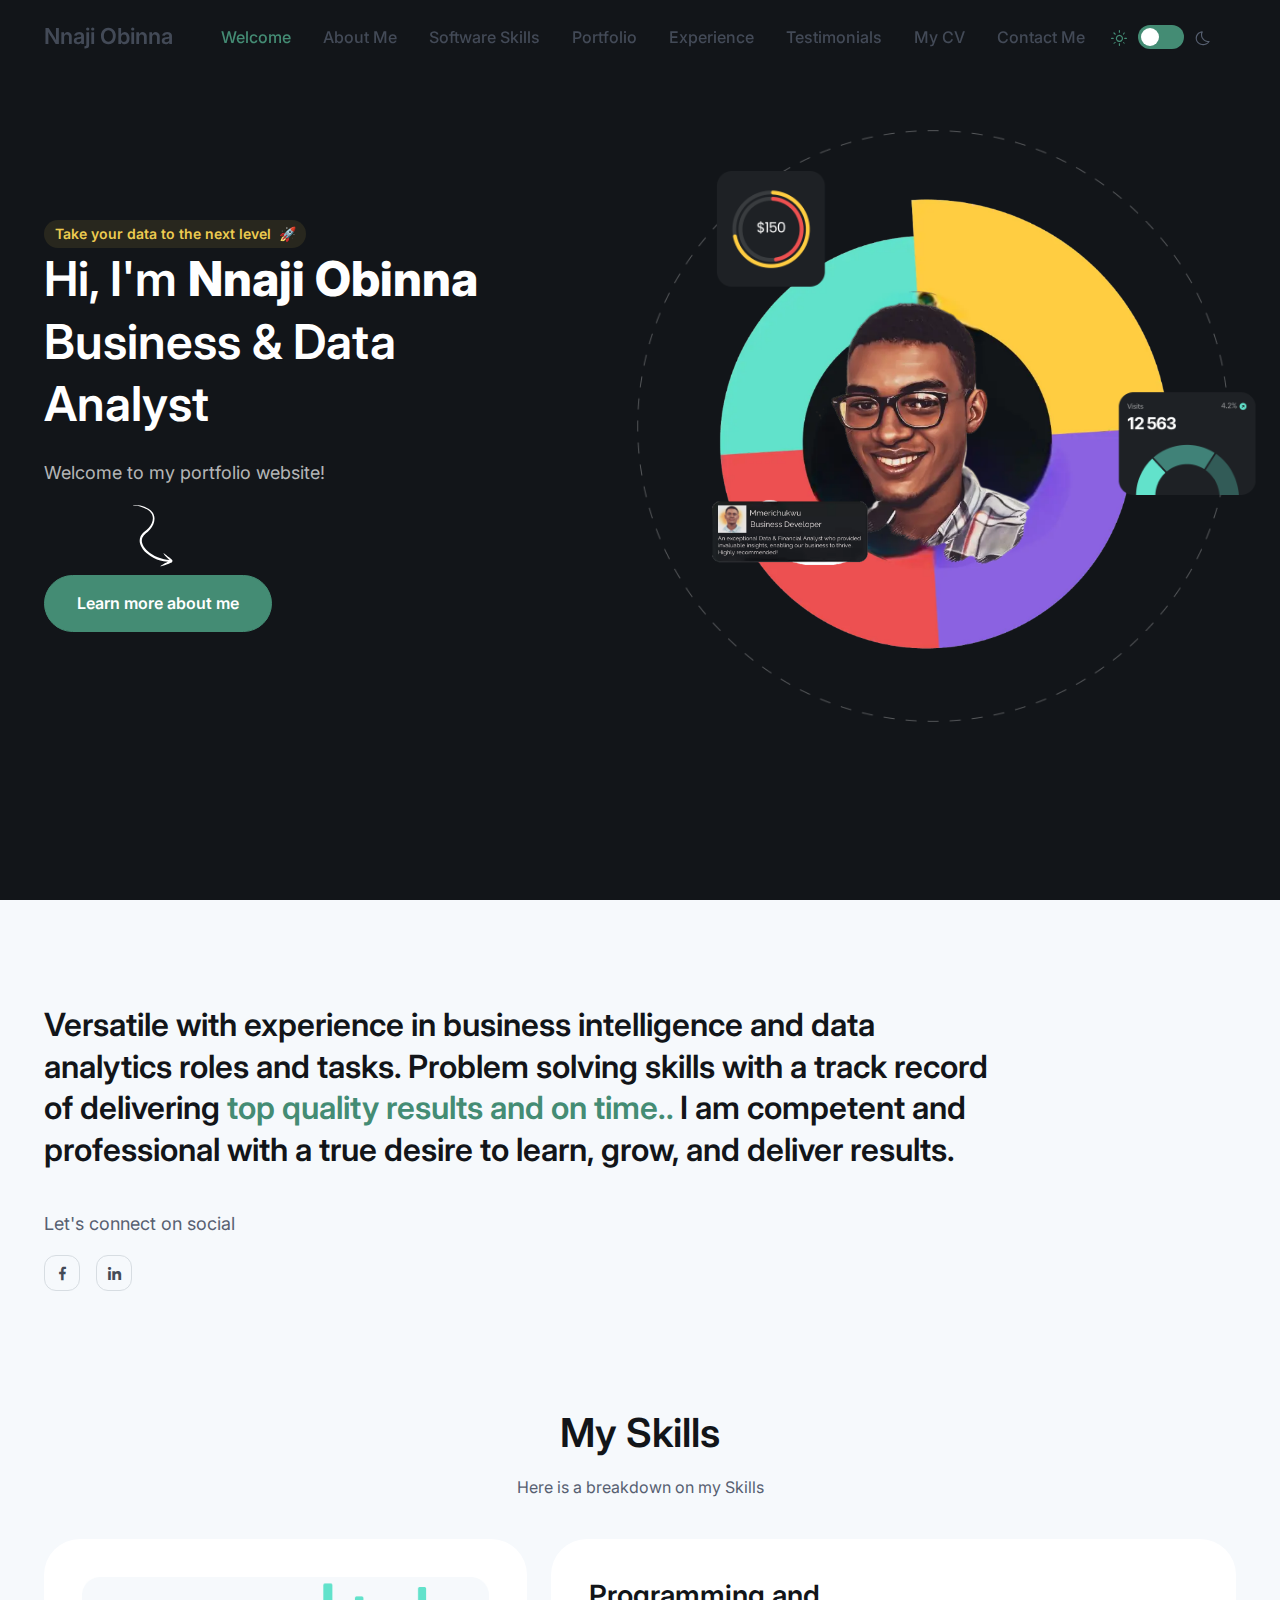
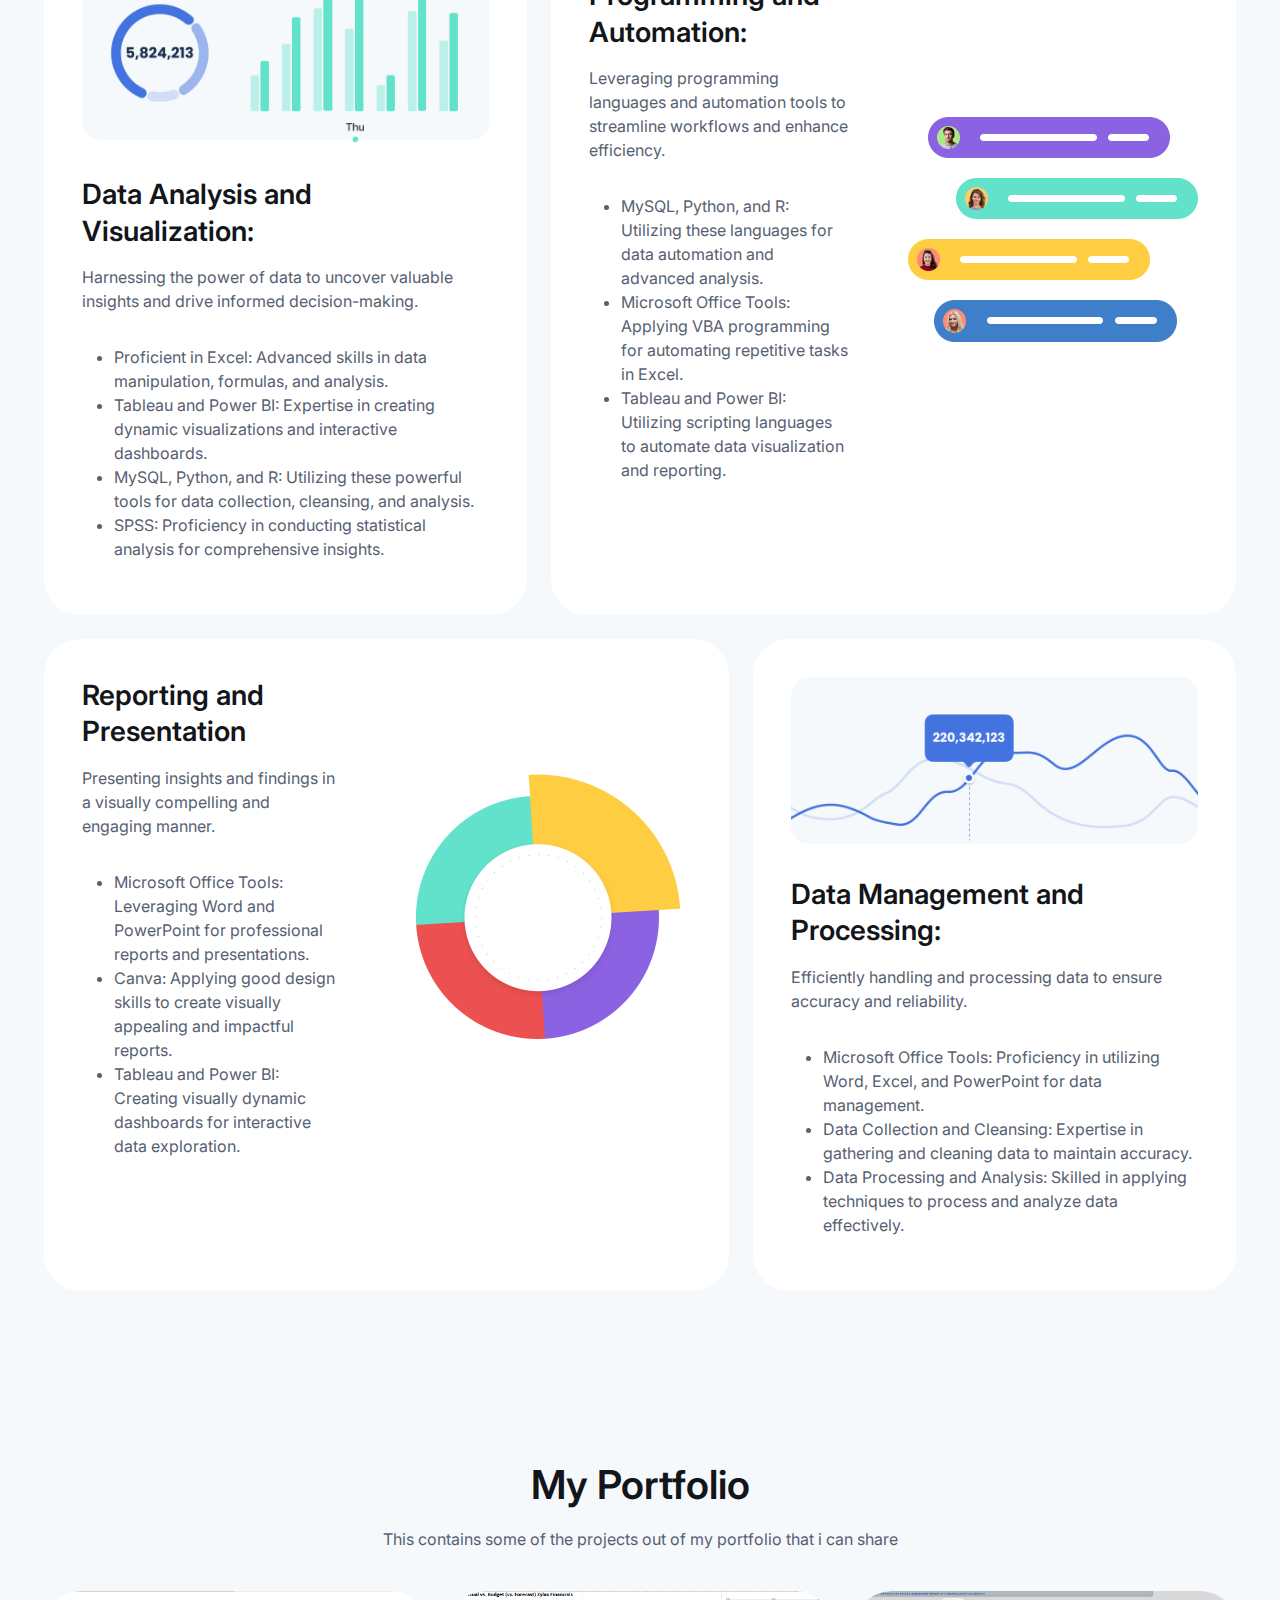
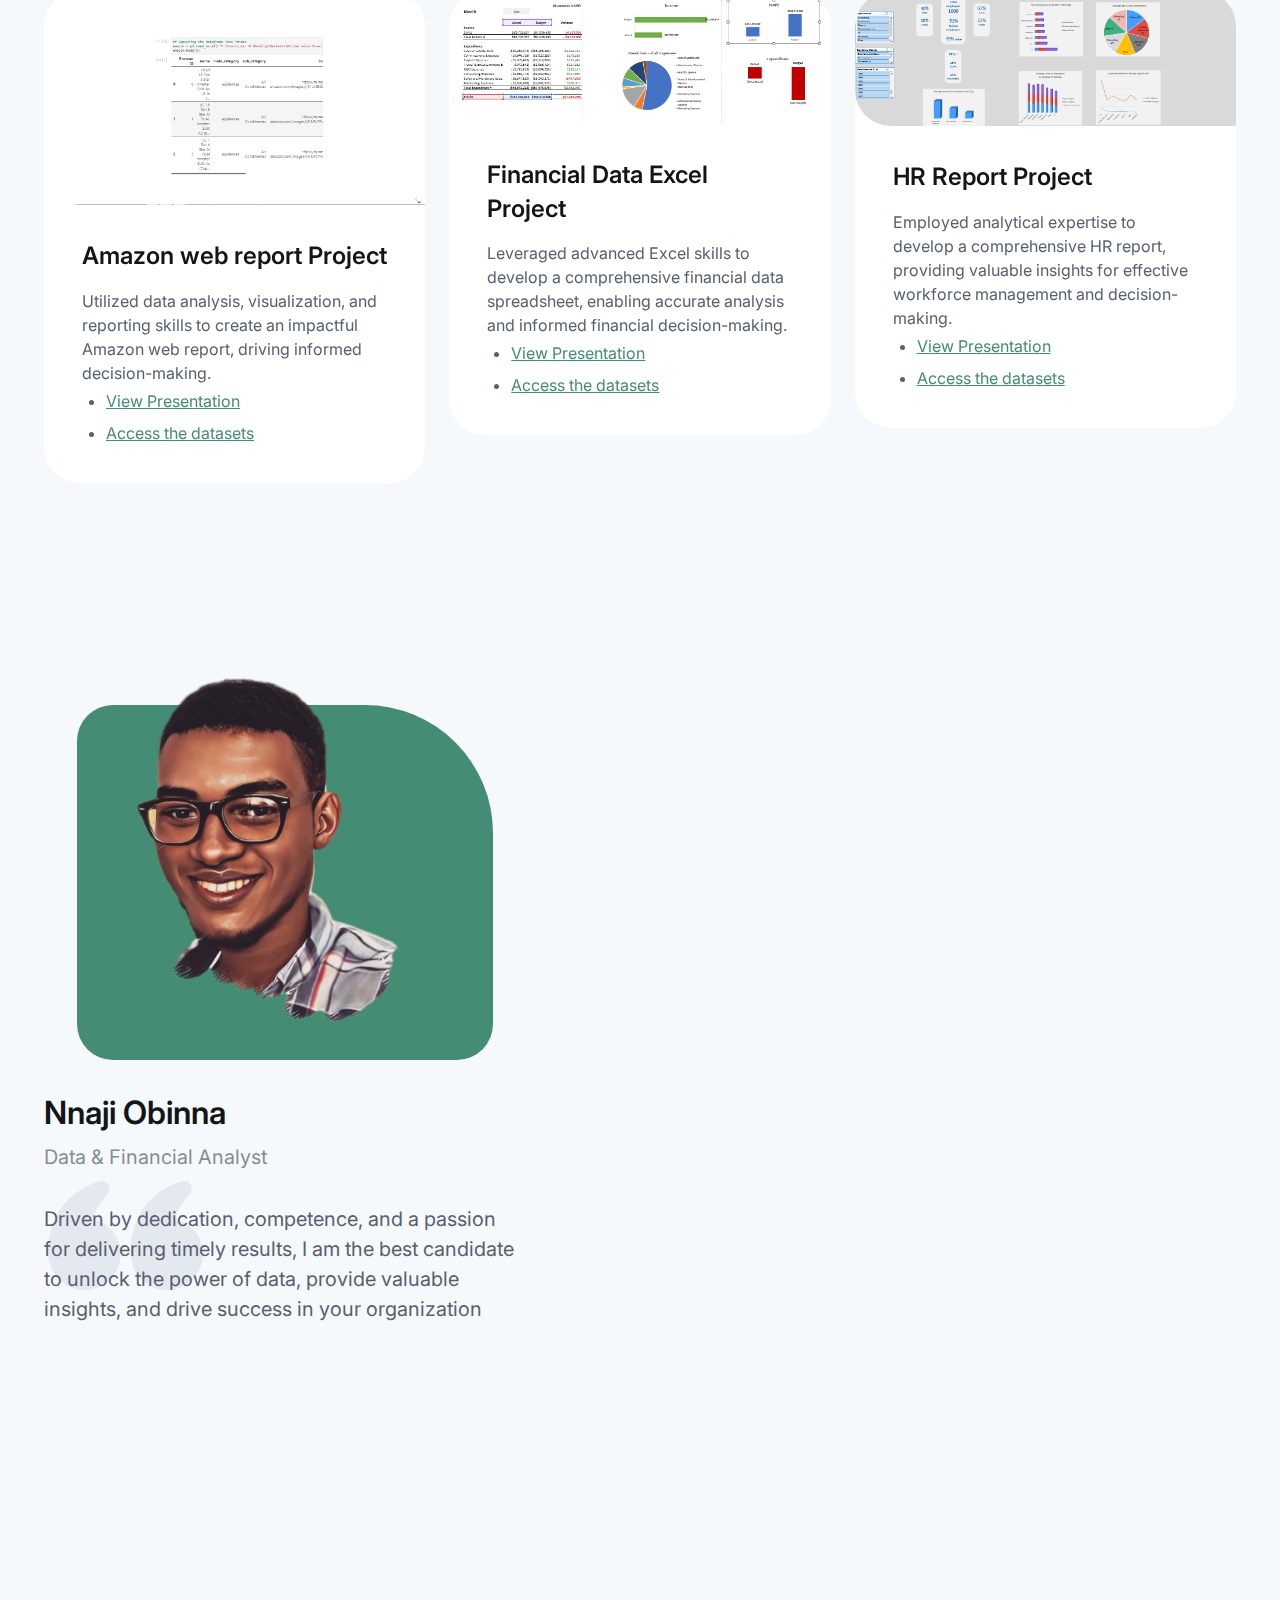
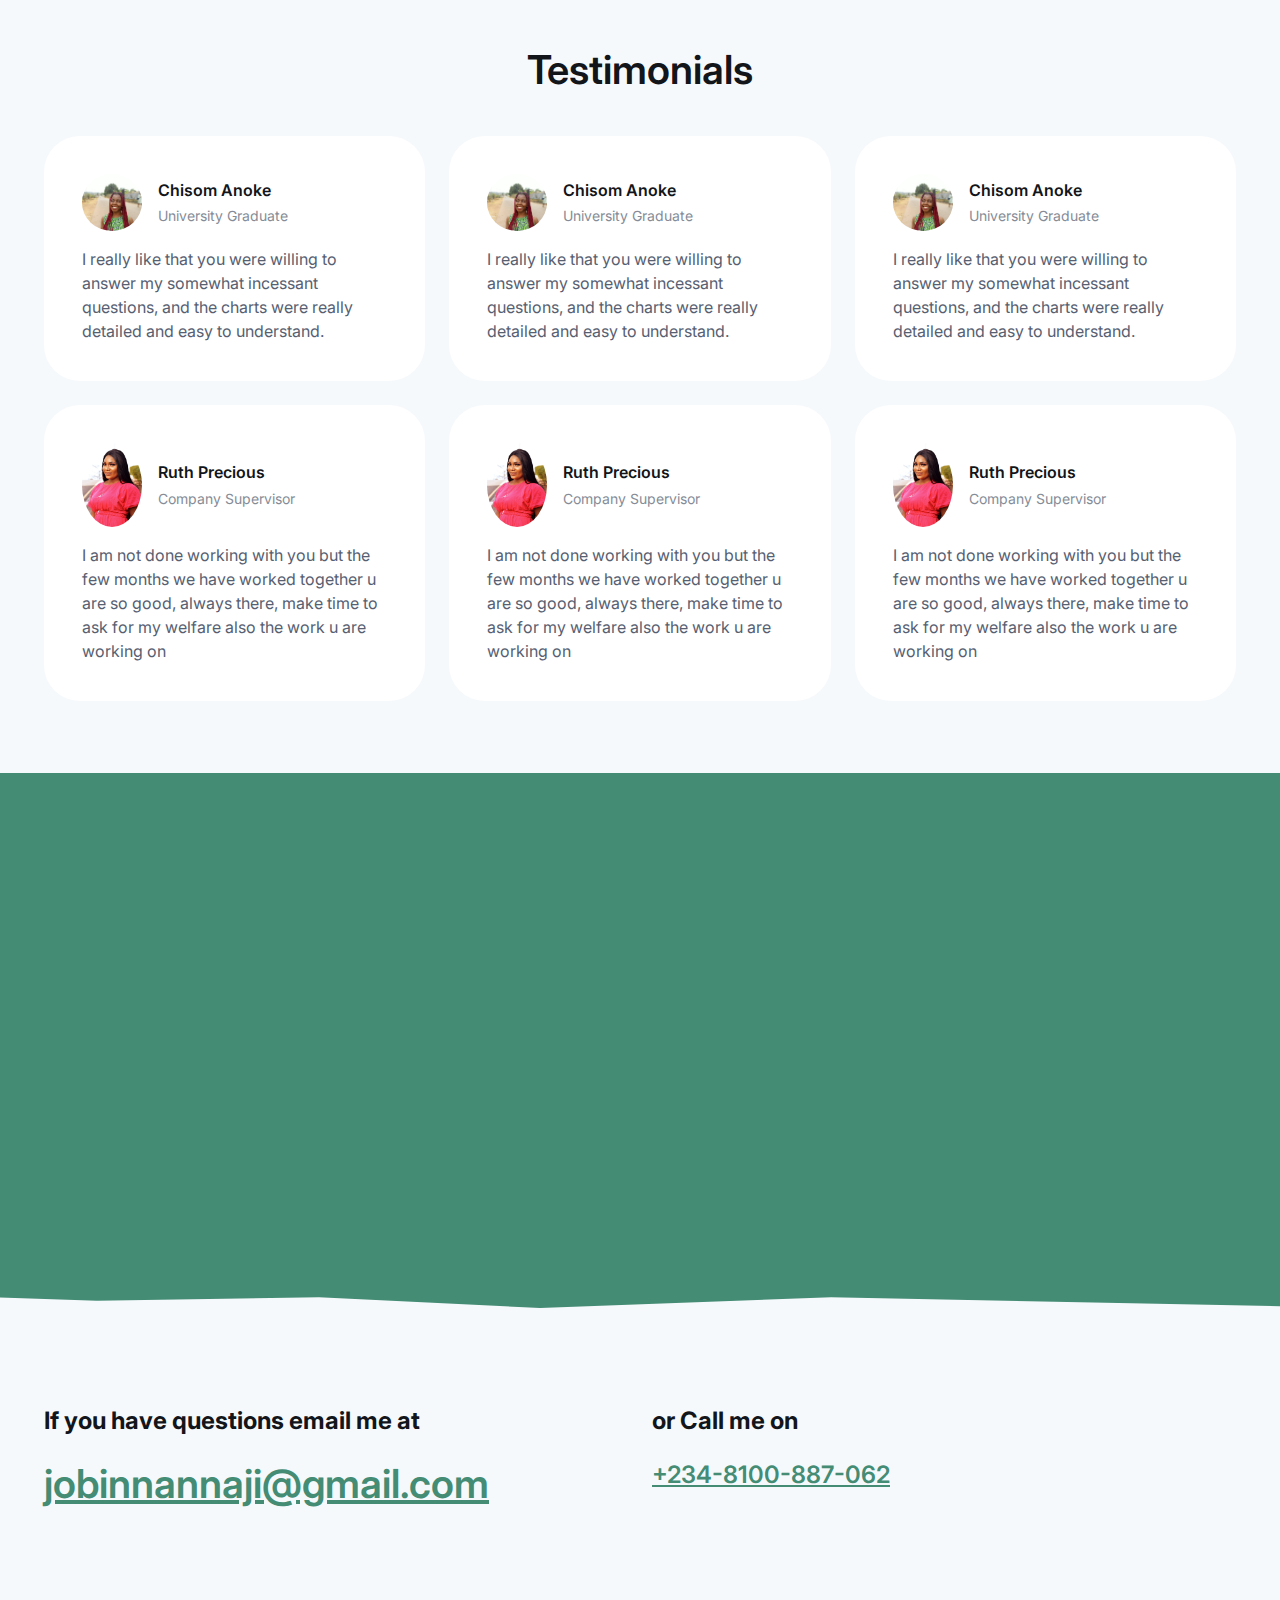
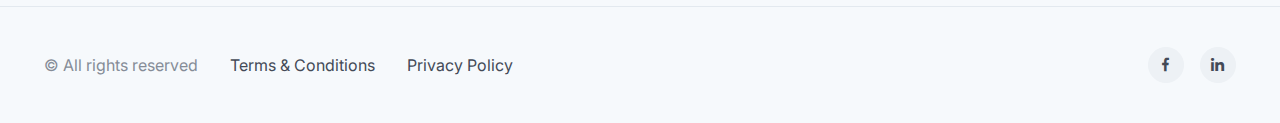
<file: index.html>
<!DOCTYPE html>
<html lang="en">

<meta http-equiv="content-type" content="text/html;charset=utf-8" />

<head>
    <meta charset="utf-8">
    <title>Nnaji Obinna</title>
    <!-- SEO Meta Tags-->
    <meta name="description" content=">Nnaji Obinna - Welcome to my portfolio website! I'm a dedicated Data & Financial Analyst, driven to deliver timely results. Explore how
    I blend warmth, professionalism, and expertise to provide valuable insights for success. Let's embark on a data-driven
    journey together.">
    <meta name="keywords"
        content="Welcome to my portfolio website! I'm a dedicated Data & Financial Analyst, driven to deliver timely results. Explore how I blend warmth, professionalism, and expertise to provide valuable insights for success. Let's embark on a data-driven journey together.">
    <meta name="Mmerichukwu" content=">Nnaji Obinna">
    <!-- Viewport-->
    <meta name="viewport" content="width=device-width, initial-scale=1">
    <!-- Favicon and Touch Icons-->
    <link rel="apple-touch-icon" sizes="180x180" href="assets/favicon/apple-touch-icon.png">
    <link rel="icon" type="image/png" sizes="32x32" href="assets/favicon/favicon-32x32.png">
    <link rel="icon" type="image/png" sizes="16x16" href="assets/favicon/favicon-16x16.png">
   
    <meta name="theme-color" content="white">
    <!-- Theme mode-->
    <script>
        let mode = window.localStorage.getItem('mode'),
            root = document.getElementsByTagName('html')[0];
        if (mode !== undefined && mode === 'dark') {
            root.classList.add('dark-mode');
        } else {
            root.classList.remove('dark-mode');
        }


    </script>
    <!-- Page loading styles-->
    <style>
        .page-loading {
            position: fixed;
            top: 0;
            right: 0;
            bottom: 0;
            left: 0;
            width: 100%;
            height: 100%;
            -webkit-transition: all .4s .2s ease-in-out;
            transition: all .4s .2s ease-in-out;
            background-color: #fff;
            opacity: 0;
            visibility: hidden;
            z-index: 9999;
        }

        .dark-mode .page-loading {
            background-color: #121519;
        }

        .page-loading.active {
            opacity: 1;
            visibility: visible;
        }

        .page-loading-inner {
            position: absolute;
            top: 50%;
            left: 0;
            width: 100%;
            text-align: center;
            -webkit-transform: translateY(-50%);
            transform: translateY(-50%);
            -webkit-transition: opacity .2s ease-in-out;
            transition: opacity .2s ease-in-out;
            opacity: 0;
        }

        .page-loading.active>.page-loading-inner {
            opacity: 1;
        }

        .page-loading-inner>span {
            display: block;
            font-family: 'Inter', sans-serif;
            font-size: 1rem;
            font-weight: normal;
            color: #6f788b;
        }

        .dark-mode .page-loading-inner>span {
            color: #fff;
            opacity: .6;
        }

        .page-spinner {
            display: inline-block;
            width: 2.75rem;
            height: 2.75rem;
            margin-bottom: .75rem;
            vertical-align: text-bottom;
            background-color: #d7dde2;
            border-radius: 50%;
            opacity: 0;
            -webkit-animation: spinner .75s linear infinite;
            animation: spinner .75s linear infinite;
        }

        .dark-mode .page-spinner {
            background-color: rgba(255, 255, 255, .25);
        }

        @-webkit-keyframes spinner {
            0% {
                -webkit-transform: scale(0);
                transform: scale(0);
            }

            50% {
                opacity: 1;
                -webkit-transform: none;
                transform: none;
            }
        }

        @keyframes spinner {
            0% {
                -webkit-transform: scale(0);
                transform: scale(0);
            }

            50% {
                opacity: 1;
                -webkit-transform: none;
                transform: none;
            }
        }
    </style>
    <!-- Page loading scripts-->
    <script>
        (function () {
            window.onload = function () {
                const preloader = document.querySelector('.page-loading');
                preloader.classList.remove('active');
                setTimeout(function () {
                    preloader.remove();
                }, 1500);
            };
        })();

    </script>
    <!-- Import Google Font-->
    <link rel="preconnect" href="https://fonts.googleapis.com/">
    <link rel="preconnect" href="https://fonts.gstatic.com/" crossorigin>
    <link href="https://fonts.googleapis.com/css2?family=Inter:wght@400;500;600;700;800&amp;display=swap"
        rel="stylesheet" id="google-font">
    <!-- Vendor styles-->
    <link rel="stylesheet" media="screen" href="assets/vendor/swiper/swiper-bundle.min.css" />
    <link rel="stylesheet" media="screen" href="assets/vendor/aos/dist/aos.css" />
    <!-- Main Theme Styles + Bootstrap-->
    <link rel="stylesheet" media="screen" href="assets/css/theme.min.css">
    <!-- Customizer generated styles-->
    <style id="customizer-styles"></style>
    
</head>
<!-- Body-->

<body class="bg-secondary">
   
    <!-- Page loading spinner-->
    <div class="page-loading active">
        <div class="page-loading-inner">
            <div class="page-spinner"></div><span>Loading...</span>
        </div>
    </div>
    
    <main class="page-wrapper">
        <!-- Navbar. Remove 'fixed-top' class to make the navigation bar scrollable with the page-->
        <header class="navbar navbar-expand-lg fixed-top">
            <div class="container"><a class="navbar-brand pe-sm-3" href="index.html">Nnaji Obinna</a>
                <div class="form-check form-switch mode-switch order-lg-2 me-3 me-lg-4 ms-auto" data-bs-toggle="mode">
                    <input class="form-check-input" type="checkbox" id="theme-mode">
                    <label class="form-check-label" for="theme-mode"><i class="ai-sun fs-lg"></i></label>
                    <label class="form-check-label" for="theme-mode"><i class="ai-moon fs-lg"></i></label>
                </div>
                <button class="navbar-toggler ms-sm-3" type="button" data-bs-toggle="collapse"
                    data-bs-target="#navbarNav"><span class="navbar-toggler-icon"></span></button>
                <nav class="collapse navbar-collapse" id="navbarNav">
                    <ul class="navbar-nav navbar-nav-scroll me-auto" style="--ar-scroll-height: 520px;">
                        <li class="nav-item active"><a class="nav-link" href="#welcome">Welcome</a></li>
                        <li class="nav-item"><a class="nav-link" href="#aboutme">About Me</a></li>
                        <li class="nav-item"><a class="nav-link" href="#skills">Software Skills</a></li>
                        <li class="nav-item"><a class="nav-link" href="#portfolio">Portfolio</a></li>
                        <li class="nav-item"><a class="nav-link" href="#workflow">Experience</a></li>
                        <li class="nav-item"><a class="nav-link" href="#testimonials">Testimonials</a></li>
                        <li class="nav-item"><a class="nav-link" href="#cv">My CV</a></li>
                        <li class="nav-item"><a class="nav-link" href="#contact">Contact Me</a></li>
                    </ul>
                   
                </nav>
            </div>
        </header>
        <!-- Page content-->
        <!-- Hero-->
        <section class="bg-dark dark-mode d-flex min-vh-100 position-relative overflow-hidden py-1" id="Welcome">
            <div
                class="container d-flex flex-column justify-content-center position-relative zindex-2 pt-sm-3 pt-md-4 pt-xl-5 pb-1 pb-sm-3 pb-lg-4 pb-xl-5">
                <div class="row flex-lg-nowrap align-items-center pb-5 pt-2 pt-lg-4 pt-xl-0 mt-lg-4 mt-xl-0">
                    <div class="col-lg-7 order-lg-2 ms-lg-4 mb-2 mb-lg-0">
                        <div class="parallax order-lg-2 mx-auto" style="max-width: 740px;">
                            <div class="parallax-layer" data-depth="0.05"><img src="pictures/OBINNA1.png" alt="Layer">
                            </div>
                            <!-- "assets/img/landing/saas-2/hero/01.png -->
                            <div class="parallax-layer" data-depth="-0.05"><img
                                    src="assets/img/landing/saas-2/hero/02.png"
                                    style="animation: rotate-cw 100s linear infinite;" alt="Layer"></div>
                            <div class="parallax-layer zindex-2" data-depth="0.3"><img
                                    src="assets/img/landing/saas-2/hero/03.png" alt="Layer"></div>
                            <div class="parallax-layer zindex-2" data-depth="0.15"><img
                                    src="pictures/mmerirv.png" alt="Layer"></div>
                            <div class="parallax-layer zindex-2" data-depth="0.4"><img
                                    src="assets/img/landing/saas-2/hero/05.png" alt="Layer"></div>
                        </div>
                    </div>
                    <div class="col-lg-5 order-lg-1 text-center text-lg-start me-xl-3">
                        <span class="badge bg-faded-warning text-warning fs-sm">Take your data to the next level&nbsp;
                            🚀</span>
                        <h1 class="display-5 mb-lg-4">Hi, I'm <span class='text-dark fw-bolder'>Nnaji
                                Obinna</span><br>Business &amp;
                            Data Analyst</h1>
                        <p class="fs-lg">Welcome to my portfolio website!</p>
                        <div style="max-width: 15rem;">
                            <div class="d-table text-dark mx-auto ">
                                <div class="ms-n4">
                                    <svg width="41" height="63" viewBox="0 0 41 63" fill="currentColor"
                                        xmlns="http://www.w3.org/2000/svg">
                                        <path
                                            d="M2.70719 1.494C4.5534 1.65395 6.38091 1.98403 8.16644 2.48C10.8498 3.2115 13.4067 4.3456 15.7501 5.84364C17.1305 6.71796 18.332 7.84679 19.2907 9.16996C20.2685 10.6108 20.8107 12.3027 20.8525 14.0434C20.8944 15.8731 20.5198 17.6885 19.757 19.3521C18.9595 21.0449 17.895 22.5984 16.6042 23.9531C15.255 25.3333 13.8311 26.6386 12.3391 27.863C10.6723 29.1991 9.32942 30.8951 8.41109 32.8239C7.5511 34.9578 7.43102 37.3183 8.07004 39.5284C8.34394 40.5746 8.73786 41.5855 9.24394 42.5412C9.71127 43.4532 10.2506 44.3265 10.8568 45.1528C11.9859 46.6778 13.2868 48.0677 14.7338 49.2951C16.0224 50.367 17.3761 51.3581 18.7871 52.2627C22.7031 54.7712 27.0676 56.4981 31.6397 57.3482C33.1241 57.6183 34.6272 57.7729 36.1355 57.8107C35.5871 58.0614 35.0562 58.3005 34.5512 58.5326C33.3243 59.1173 32.1879 59.6778 31.2609 60.1683C29.4152 61.154 28.3207 61.8969 28.4238 62.1529C28.527 62.4088 29.8029 62.1362 31.7936 61.4851C32.7866 61.1637 33.953 60.7405 35.2397 60.2505C35.8644 60.0001 36.5536 59.7324 37.254 59.4548C37.5969 59.3145 37.9527 59.1708 38.3067 59.0205L38.8475 58.7926L39.134 58.6744C39.2949 58.6023 39.4506 58.5189 39.5998 58.425C39.9282 58.225 40.1869 57.9286 40.3408 57.5762C40.4833 57.2187 40.504 56.8241 40.3997 56.4536C40.2868 56.0775 40.0719 55.74 39.7788 55.4786C39.6516 55.3593 39.5176 55.2474 39.3777 55.1434L39.1528 54.9754C38.5324 54.519 37.9461 54.0604 37.4037 53.6109C36.2947 52.7251 35.3016 51.8844 34.4537 51.1985C32.7674 49.8103 31.647 49.0106 31.4837 49.2273C31.3204 49.444 32.1159 50.5798 33.6092 52.2549C34.3574 53.0851 35.2797 54.0486 36.3776 55.048C36.7201 55.3712 37.095 55.6859 37.4715 56.0069C35.6206 55.8144 33.7812 55.5246 31.9608 55.1385C27.6876 54.1971 23.6104 52.5206 19.911 50.1838C18.5912 49.3314 17.3217 48.4035 16.1088 47.4048C14.8 46.3182 13.6218 45.0832 12.5979 43.7247C12.065 43.0114 11.5879 42.2581 11.1709 41.4715C10.7472 40.6775 10.4113 39.8397 10.1694 38.9728C9.65002 37.2861 9.71258 35.4739 10.347 33.827C11.1239 32.1721 12.2585 30.7104 13.669 29.5473C15.1903 28.258 16.6343 26.8801 17.9936 25.4209C19.3924 23.8862 20.5327 22.1346 21.37 20.2343C22.2101 18.2832 22.5893 16.1649 22.4782 14.0436C22.3758 11.9629 21.6677 9.95748 20.441 8.27375C19.335 6.82379 17.9555 5.60472 16.3805 4.68551C13.889 3.21611 11.1745 2.16303 8.34397 1.56774C6.49629 1.15602 4.60615 0.965822 2.71348 1.00117C1.39001 1.04451 0.687315 1.18437 0.706339 1.25537C0.72536 1.32636 1.4313 1.37932 2.74118 1.49181">
                                        </path>
                                    </svg>
                                </div>
                            </div>
                            <div class="d-flex justify-content-center justify-content-lg-start pt-4 pt-xl-2">
                                <div class="text-center">
                                    <a class="btn btn-lg btn-primary rounded-pill w-100 w-sm-auto" href="#aboutme">Learn more
                                        about me</a>
                                </div>
                            </div>
                        </div>
                    </div>
                </div>
            </div>
        </section>

        <!-- About-->
        <section class="container pt-5 mt-lg-3 mt-xl-4 mt-xxl-5" id="aboutme">
            <div class="pt-2 pt-sm-3 mt-md-3" style="max-width: 60rem;">
                <h2 class="pb-3 mb-2 mb-sm-3 mb-lg-4">Versatile with experience in business intelligence and data analytics roles and tasks. 
                Problem solving skills with a track record of delivering 
                <span class='text-primary'>top quality results and on time..</span>
                I am competent and professional with a true desire to
                learn, grow, and deliver results.

                </h2>
                <p class="fs-lg">Let's connect on social</p>
                <div class="d-flex mb-3" >
                    <a class="btn btn-outline-secondary btn-icon btn-sm btn-facebook me-3" href="https://web.facebook.com/profile.php?id=100082199564520&mibextid=ZbWKwL&_rdc=1&_rdr"><i class="ai-facebook"></i></a>
                    <a class="btn btn-outline-secondary btn-icon btn-sm btn-linkedin" href="https://www.linkedin.com/in/nnajiobinna/"><i class="ai-linkedin"></i></a>
                </div>
            </div>
        </section>
        <!-- Services grid-->
        <section class="bg-secondary py-5" id="skills">
            <div class="container mt-1 py-md-2 py-lg-4 py-xxl-5">
                <h2 class="h1 text-center pt-1 pt-sm-4">My Skills</h2>
                <p class="text-center mx-auto pb-3 mb-3 mb-lg-4" style="max-width: 480px;">Here is a breakdown on my Skills</p>
                <div class="row g-4 pb-2 pb-sm-4 mb-sm-2">
                    <!-- Item-->
                    <div class="col-md-5">
                        <div class="card border-0 h-100">
                            <div class="card-body"><a href="#"><img class="d-dark-mode-none"
                                        src="assets/img/landing/saas-2/features/01-light.png" alt="Image"><img
                                        class="d-none d-dark-mode-block" src="assets/img/landing/saas-2/features/01-dark.png"
                                        alt="Image"></a>
                                <div class="pt-3 mt-2 mt-lg-3">
                                    <h3>Data Analysis and Visualization:</h3>
                                    <p class="pb-3 mb-1 mb-xl-3">Harnessing the power of data to uncover valuable insights and drive informed decision-making.</p>
                                    <ul>
                                        <li >Proficient in Excel: Advanced skills in data manipulation, formulas, and analysis.</li>
                                        <li >Tableau and Power BI: Expertise in creating dynamic visualizations and interactive dashboards.</li>
                                        <li >MySQL, Python, and R: Utilizing these powerful tools for data collection, cleansing, and analysis.</li>
                                        <li >SPSS: Proficiency in conducting statistical analysis for comprehensive insights.</li>
                                    </ul>
                                </div>
                            </div>
                        </div>
                    </div>
                    <!-- Item-->
                    <div class="col-md-7">
                        <div class="card border-0 h-100">
                            <div class="card-body overflow-hidden">
                                <div class="d-sm-flex align-items-center"><a
                                        class="d-block order-sm-2 flex-shrink-0 mt-n4 mb-n2" href="#"><img
                                            src="assets/img/landing/saas-2/features/02.png" width="308" alt="Image"></a>
                                    <div class="order-sm-1 pe-sm-3 me-xl-4">
                                        <h3>Programming and Automation:</h3>
                                        <p class="pb-3 mb-1 mb-xl-3">Leveraging programming languages and automation tools to streamline workflows and enhance efficiency.</p>
                                        <ul>
                                            <li >MySQL, Python, and R: Utilizing these languages for data automation and advanced analysis.</li>
                                            <li >Microsoft Office Tools: Applying VBA programming for automating repetitive tasks in Excel.</li>
                                            <li >Tableau and Power BI: Utilizing scripting languages to automate data visualization and reporting.</li>
                                        </ul>
                                    </div>
                                </div>
                            </div>
                        </div>
                    </div>
                    <!-- Item-->
                    <div class="col-md-7">
                        <div class="card border-0 h-100">
                            <div class="card-body overflow-hidden">
                                <div class="d-sm-flex align-items-center"><a
                                        class="d-block order-sm-2 flex-shrink-0 mt-n4 mb-n2" href="#"><img
                                            class="d-dark-mode-none" src="assets/img/landing/saas-2/features/03-light.png"
                                            width="308" alt="Image"><img class="d-none d-dark-mode-block"
                                            src="assets/img/landing/saas-2/features/03-dark.png" width="308" alt="Image"></a>
                                    <div class="order-sm-1 pe-sm-3 me-xl-4">
                                        <h3>Reporting and Presentation</h3>
                                        <p class="pb-3 mb-1 mb-xl-3">Presenting insights and findings in a visually compelling and engaging manner.</p>
                                        <ul>
                                            <li >Microsoft Office Tools: Leveraging Word and PowerPoint for professional reports and presentations.</li>
                                            <li >Canva: Applying good design skills to create visually appealing and impactful reports.</li>
                                            <li >Tableau and Power BI: Creating visually dynamic dashboards for interactive data exploration.</li>
                                        </ul>
                                    </div>
                                </div>
                            </div>
                        </div>
                    </div>
                    <!-- Item-->
                    <div class="col-md-5">
                        <div class="card border-0 h-100">
                            <div class="card-body"><a href="#"><img class="d-dark-mode-none"
                                        src="assets/img/landing/saas-2/features/04-light.png" alt="Image"><img
                                        class="d-none d-dark-mode-block" src="assets/img/landing/saas-2/features/04-dark.png"
                                        alt="Image"></a>
                                <div class="pt-3 mt-2 mt-lg-3">
                                    <h3>Data Management and Processing:</h3>
                                    <p class="pb-3 mb-1 mb-xl-3">Efficiently handling and processing data to ensure accuracy and reliability.</p>
                                    <ul>
                                        <li >Microsoft Office Tools: Proficiency in utilizing Word, Excel, and PowerPoint for data
                                            management.</li>
                                        <li >Data Collection and Cleansing: Expertise in gathering and cleaning data to maintain
                                            accuracy.</li>
                                        <li >Data Processing and Analysis: Skilled in applying techniques to process and analyze data
                                            effectively.</li>
                                    </ul>
                                </div>
                            </div>
                        </div>
                    </div>
                </div>
            </div>
        </section>
        <!-- Industries (Carousel on screens < 992px)-->
        <section class="container pb-5 pt-3 pt-sm-4 pt-lg-5 my-xl-3 my-xxl-5" id="portfolio">
            <h2 class="h1 text-center">My Portfolio</h2>
            <p class="text-center pb-4 mb-2 mb-lg-3">This contains some of the projects out of my portfolio that i can share</p>
            <!-- Swiper slider-->
            <div class="swiper" data-swiper-options="
                {
                    &quot;spaceBetween&quot;: 24,
                    &quot;pagination&quot;: {
                    &quot;el&quot;: &quot;.swiper-pagination&quot;,
                    &quot;clickable&quot;: true
                    },
                    &quot;breakpoints&quot;: {
                    &quot;576&quot;: { &quot;slidesPerView&quot;: 2 },
                    &quot;992&quot;: { &quot;slidesPerView&quot;: 3 }
                    }
                }
                ">
                <div class="swiper-wrapper">
                    <!-- Item-->
                    <div class="swiper-slide h-auto">
                        <div class="card border-0 h-60">
                            <div class="card-img-top overflow-hidden"><img class="rounded-5 rounded-end-0"
                                    src="pictures/pj1/pj1.png" alt="Image"></div>
                            <div class="card-body">
                                <h3 class="h4 card-title">Amazon web report Project</h3>
                                <p class="mb-1 card-text">Utilized data analysis, visualization, and reporting skills to create an impactful Amazon web report, driving informed
                                decision-making.</p>
                                <ul class="ps-4 mb-n2">
                                    <li class="mb-2"><a href="pictures/pj1/4. Amazon Project Presentation Slides.html">View Presentation</a></li>
                                    <li class="mb-2"><a href="https://drive.google.com/drive/folders/1WuK75NGp-fNnZdfZ4amy178X7NPg7WJN?usp=sharing">Access the datasets</a></li>
                                </ul>
                            </div>
                        </div>
                    </div>
                    <div class="swiper-slide h-auto">
                        <div class="card border-0 h-60">
                            <div class="card-img-top overflow-hidden"><img class="rounded-5 rounded-end-0" src="pictures/pj2/pj2.png"
                                    alt="Image"></div>
                            <div class="card-body">
                                <h3 class="h4 card-title">Financial Data Excel Project</h3>
                                <p class="mb-1 card-text">Leveraged advanced Excel skills to develop a comprehensive financial data spreadsheet, enabling accurate analysis and
                                informed financial decision-making.</p>
                                <ul class="ps-4 mb-n2">
                                    <li class="mb-2"><a href="pictures/pj2/2. Analyzed company's Financials.xlsx">View Presentation</a>
                                    </li>
                                    <li class="mb-2"><a href="pictures/pj2/1. Raw company Financials.csv">Access the
                                            datasets</a></li>
                                </ul>
                            </div>
                        </div>
                    </div>
                    <!-- Item-->
                    <div class="swiper-slide h-auto">
                        <div class="card border-0 h-60">
                            <div class="card-img-top overflow-hidden"><img class="rounded-5 rounded-end-0" src="pictures/pj3/pj3.png"
                                    alt="Image"></div>
                            <div class="card-body">
                                <h3 class="h4 card-title">HR Report Project</h3>
                                <p class="mb-1 card-text">Employed analytical expertise to develop a comprehensive HR report, providing valuable insights for effective workforce
                                management and decision-making.</p>
                                <ul class="ps-4 mb-n2">
                                    <li class="mb-2"><a href="pictures/pj3/1. HR employee Report.pptx">View Presentation</a>
                                    </li>
                                    <li class="mb-2"><a href="pictures/pj3/2. Employee data Project.xlsx">Access the
                                            datasets</a></li>
                                </ul>
                            </div>
                        </div>
                    </div>
                    <div class="swiper-slide h-auto">
                        <div class="card border-0 h-60">
                            <div class="card-img-top overflow-hidden"><img class="rounded-5 rounded-end-0" src="pictures/pj4/pj4.png"
                                    alt="Image"></div>
                            <div class="card-body">
                                <h3 class="h4 card-title">Python Shipment data Project</h3>
                                <p class="mb-1 card-text">Leveraged Python programming skills to analyze and process shipment data, delivering actionable insights for optimizing
                                supply chain operations.</p>
                                <ul class="ps-4 mb-n2">
                                    <li class="mb-2"><a href="pictures/pj4/3. Shipment data analysis.html">View Presentation</a>
                                    </li>
                                    <li class="mb-2"><a href="pictures/pj4/1. Raw Shipment details data.csv">Access the
                                            datasets</a></li>
                                </ul>
                            </div>
                        </div>
                    </div>
                    <div class="swiper-slide h-auto">
                        <div class="card border-0 h-60">
                            <div class="card-img-top overflow-hidden"><img class="rounded-5 rounded-end-0" src="pictures/pj1/pj1.png"
                                    alt="Image"></div>
                            <div class="card-body">
                                <h3 class="h4 card-title">Web Sales Project</h3>
                                <p class="mb-1 card-text">Applied data analysis and visualization techniques to a web sales project, extracting insights to optimize sales
                                strategies and drive revenue growth.</p>
                                <ul class="ps-4 mb-n2">
                                    <li class="mb-2"><a href="pictures/pj5/4. Tables and Visualization.csv">View Presentation</a>
                                    </li>
                                    <li class="mb-2"><a href="https://drive.google.com/drive/folders/1V5fa3zVZzARLBjuZfqR1MorASXLn1K0r?usp=sharing">Access the
                                            datasets</a></li>
                                </ul>
                            </div>
                        </div>
                    </div>
                </div>
                <!-- Pagination (bullets)-->
                <div class="swiper-pagination position-relative bottom-0 mt-2 pt-4 d-lg-none"></div>
            </div>
            
        </section>
       
        <!-- CEO quote + Process steps-->
        <section class="overflow-hidden" id="workflow">
            <div class="container pb-5 pt-3 pt-md-4 pt-lg-5 my-xl-3 my-xxl-5">
                <div class="row pb-md-3 pb-lg-4 mb-2 mb-lg-3">
                    <!-- CEO quote-->
                    <div class="col-md-5 d-flex flex-column align-items-center mb-4 mb-md-0">
                        <div class="position-relative" style="max-width: 416px;"><img
                                class="d-block position-relative zindex-2"
                                src="pictures/OBINNA.png" alt="Nicolas Black">
                            <div class="bg-primary position-absolute start-0 bottom-0 w-100"
                                style="height: 85.4%; border-radius: 2.25rem 8rem 2.25rem 2.25rem;"></div>
                        </div>
                        <div class="text-center text-md-start pt-3 mt-3">
                            <h2 class="mb-2">Nnaji Obinna</h2>
                            <p class="fs-xl text-muted mb-2">Data & Financial Analyst</p>
                            <div class="position-relative pt-4" style="max-width: 500px;">
                                <div class="position-absolute top-0 start-0 w-100 text-center text-md-start ms-md-1">
                                    <svg class="text-border" width="155" height="111" viewBox="0 0 155 111"
                                        fill="currentColor" xmlns="http://www.w3.org/2000/svg">
                                        <path
                                            d="M125.969 38.7937C129.372 30.2345 134.734 21.7781 141.902 13.6311C144.17 11.053 144.48 7.34066 142.623 4.45316C141.18 2.18441 138.808 0.94696 136.23 0.94696C135.508 0.94696 134.786 0.99826 134.064 1.25633C118.905 5.69065 83.4811 21.4171 82.5014 71.8454C82.1407 91.2842 96.3717 107.99 114.883 109.898C125.144 110.93 135.353 107.578 142.933 100.772C150.512 93.914 154.844 84.117 154.844 73.9077C154.844 56.8922 142.778 41.9905 125.969 38.7937Z">
                                        </path>
                                        <path
                                            d="M32.5904 109.898C42.7999 110.93 53.0092 107.578 60.5888 100.772C68.1686 93.914 72.5 84.117 72.5 73.9077C72.5 56.8922 60.4342 41.9905 43.6248 38.7937C47.0281 30.2345 52.3905 21.7781 59.5578 13.6312C61.8265 11.0531 62.1359 7.34071 60.2794 4.45321C58.8358 2.18446 56.4638 0.947006 53.8857 0.947006C53.1641 0.947006 52.4421 0.998306 51.7202 1.25638C36.5608 5.6907 1.13734 21.4172 0.157654 71.8454V72.5671C0.157654 91.6968 14.2341 107.99 32.5904 109.898Z">
                                        </path>
                                    </svg>
                                </div>
                                <p class="fs-xl position-relative zindex-2 mb-0">Driven by dedication, competence, and a passion for delivering timely results, I am the best candidate to unlock the
                                power of data, provide valuable insights, and drive success in your organization</p>
                            </div>
                        </div>
                    </div>
                    <!-- Steps-->
                    <div class="col-md-7 col-lg-6 col-xxl-5 offset-lg-1 offset-xxl-2">
                        <div class="ps-md-4 ps-lg-0">
                            <div class="position-relative d-flex justify-content-end my-3 py-1" data-aos="fade-left"
                                data-aos-easing="ease-out-back">
                                <div
                                    class="btn btn-lg btn-icon btn-primary fs-xl fw-bold rounded-circle position-absolute top-50 start-0 translate-middle-y zindex-2 pe-none">
                                    01</div>
                                <div class="card border-0 ps-3" style="width: calc(100% - 1.75rem);">
                                    <div class="card-body ps-4">
                                        <h3 class="h5 card-title pb-2 mb-1">DATA & RESEARCH SPECIALIST</h3>
                                        <p class="card-text">Mich Tech Global 2020 - 2023.</p>
                                        <ul>
                                            <li>Develop computer database, analyzing data sets, and reporting findings to clients </li>
                                            <li>Collecting data into databases and
                                            maintaining accurate data record information</li>
                                        </ul>
                                    </div>
                                </div>
                            </div>
                            <div class="position-relative d-flex justify-content-end my-3 py-1" data-aos="fade-left"
                                data-aos-easing="ease-out-back" data-aos-delay="250">
                                <div
                                    class="btn btn-lg btn-icon btn-primary fs-xl fw-bold rounded-circle position-absolute top-50 start-0 translate-middle-y zindex-2 pe-none">
                                    02</div>
                                <div class="card border-0 ps-3" style="width: calc(100% - 1.75rem);">
                                    <div class="card-body ps-4">
                                        <h3 class="h5 card-title pb-2 mb-1">ACCOUNT MANAGER</h3>
                                        <p class="card-text">New Crystal Communication Limited 2022 - 2023</p>
                                        <ul>
                                            <li>Conducting market research and identifying business opportunities and client service</li>
                                            <li>Assist in making the right advertising choices and choosing the right media spots</li>
                                        </ul>
                                    </div>
                                </div>
                            </div>
                            <div class="position-relative d-flex justify-content-end my-3 py-1" data-aos="fade-left"
                                data-aos-easing="ease-out-back" data-aos-delay="500">
                                <div
                                    class="btn btn-lg btn-icon btn-primary fs-xl fw-bold rounded-circle position-absolute top-50 start-0 translate-middle-y zindex-2 pe-none">
                                    03</div>
                                <div class="card border-0 ps-3" style="width: calc(100% - 1.75rem);">
                                    <div class="card-body ps-4">
                                        <h3 class="h5 card-title pb-2 mb-1">DATA & RESRACH PERSONNEL</h3>
                                        <p class="card-text">Dabur International Limited -2019</p>
                                            <ul>
                                                <li>Collect data from distributors and wholesaler-consumers concerning company's</li>
                                                <li>Products Provide trends from customer feedbacks to sales and marketing team</li>
                                            </ul>
                                    </div>
                                </div>
                            </div>
                            <!-- <div class="position-relative d-flex justify-content-end my-3 py-1" data-aos="fade-left"
                                data-aos-easing="ease-out-back" data-aos-delay="700">
                                <div
                                    class="btn btn-lg btn-icon btn-primary fs-xl fw-bold rounded-circle position-absolute top-50 start-0 translate-middle-y zindex-2 pe-none">
                                    04</div>
                                <div class="card border-0 ps-3" style="width: calc(100% - 1.75rem);">
                                    <div class="card-body ps-4">
                                        <h3 class="h5 card-title pb-2 mb-1">Strategy implementation</h3>
                                        <p class="card-text">Elementum purus, nisl ipsum sit. Amet sit praesent proin
                                            sit cras. Leo sed praesent nunc vel nec risus.</p>
                                    </div>
                                </div>
                            </div> -->
                        </div>
                    </div>
                </div>
            </div>
        </section>

        <!-- Testimonials (Carousel)-->
        <section class="container mt-n3 mt-sm-n2 pb-5 mb-md-2 mb-lg-3 mb-xl-4 mb-xxl-5" id="testimonials">
            <h2 class="h1 text-center pb-3 pb-lg-4">Testimonials</h2>
            <!-- Swiper slider-->
            <div class="swiper pb-1 pb-md-2 pb-lg-3 pb-xl-4" data-swiper-options="{
                &quot;spaceBetween&quot;: 24,
                &quot;loop&quot;: true,
                &quot;autoHeight&quot;: true,
                &quot;pagination&quot;: {
                    &quot;el&quot;: &quot;.swiper-pagination&quot;,
                    &quot;clickable&quot;: true
                },
                &quot;breakpoints&quot;: {
                    &quot;576&quot;: { &quot;slidesPerView&quot;: 2 },
                    &quot;992&quot;: { &quot;slidesPerView&quot;: 3 }
                }
                }">
                <div class="swiper-wrapper">
                    <!-- Item-->
                    <div class="swiper-slide">
                        <div class="card border-0 mb-4">
                            <div class="card-body">
                                <div class="d-flex align-items-center mb-3"><img class="rounded-circle"
                                        src="pictures/p1.jpeg" width="60" alt="Jane Cooper">
                                    <div class="ps-3">
                                        <div class="h6 mb-1">Chisom Anoke</div>
                                        <div class="fs-sm text-muted">University Graduate</div>
                                    </div>
                                </div>
                                <p class="card-text">I really like that you were willing to answer my somewhat incessant questions, and the charts were really detailed and
                                easy to understand.</p>
                            </div>
                        </div>
                        <div class="card border-0">
                            <div class="card-body">
                                <div class="d-flex align-items-center mb-3"><img class="rounded-circle"
                                        src="pictures/r3.jpeg" width="60" alt="Cameron Williamson">
                                    <div class="ps-3">
                                        <div class="h6 mb-1">Ruth Precious</div>
                                        <div class="fs-sm text-muted">Company Supervisor</div>
                                    </div>
                                </div>
                                <p class="card-text">I am not done working with you but the few months we have worked together u are so good, always there, make time to ask
                                for my welfare also the work u are working on</p>
                            </div>
                        </div>
                    </div>
                    <!-- Item-->
                    
                <!-- Pagination (bullets)-->
                <div class="swiper-pagination position-relative bottom-0 mt-2 mt-md-3 mt-lg-4 pt-4"></div>
            </div>
        </section>
    
        <!-- CTA-->
        <section class="bg-primary pb-2 py-sm-3 py-md-4 py-lg-5" id="cv">
            <div class="container py-5 my-lg-2 my-xl-4 my-xxl-5">
                <div class="text-center mx-auto" style="max-width: 700px;" data-aos="fade-up" data-aos-duration="500"
                    data-aos-offset="280" data-disable-parallax-down="lg">
                    <h2 class="display-3 text-light mb-lg-4">Ready to get started?</h2>
                    <p class="h2 text-light mb-4">Download <span class='text-warning'>My Cv Below</span>
                    </p>
                    <div class="ignore-dark-mode position-relative pt-2 pt-sm-3 pt-md-5">
                        <div data-aos="fade-up" data-aos-duration="800" data-aos-offset="150" data-disable-parallax-down="lg"><a
                                class="btn btn-lg btn-light text-dark" href="pictures/Nnaji Obinna Resume.pdf">Download now</a></div>
                        <div class="d-none d-md-block position-absolute top-0 end-0 pe-4 me-5 text-warning" data-aos="zoom-in"
                            data-aos-duration="400" data-aos-delay="700" data-aos-offset="280" data-aos-easing="ease-out-back"
                            data-disable-parallax-down="lg">
                            <svg xmlns="http://www.w3.org/2000/svg" width="95" height="78" fill="currentColor"
                                fill-rule="evenodd">
                                <path
                                    d="M45.912 46.575c.292-.042.598.031.717-.124.396-.515.949-.732 1.432-1.072.593-.418 1.316-.631 1.869-1.068.759-.601 1.564-1.136 2.361-1.63.821-.511 1.549-1.203 2.438-1.595.398-.175.682-.626 1.026-.938.037-.033.13.019.216.036l.121.388c-.497.298-1.076.47-1.438.915-.325.4-.871.331-1.087.699-.26.444-.798.295-.962.706-.194.484-.72.226-.904.629-.221.482-.783.286-1.035.611-.354.456-1.015.374-1.252.807-.321.586-1.099.243-1.26.987-.575.036-.918.551-1.385.809-.528.292-1.13.478-1.558.914-.364.372-.912.375-1.175.748-.244.346-.642.283-.818.57-.237.386-.6.428-.911.619a8.26 8.26 0 0 0-.76.529c-.453.353-.869.799-1.462.879-.137.018-.36.046-.376.148-.1.633-.723.331-.943.747-.251.475-.776.397-1.161.608-.122.067-.334.043-.376.157-.157.427-.601.345-.79.609-.262.363-.655.124-.937.307l-1.287.775-1.166.64-.169-.092-.438.624c-.508-.122-.872-.013-1.125.39-.279.444-.736.226-1.128.21-.45-.018-.454.861-1.113.521-.33-.17-.758.158-1.185.273a2.34 2.34 0 0 1 1.715-1.14c.687-.102 1.047-.943 1.814-.81.235-.503.668-.358 1.099-.257l.288-.804.733.099c.186-.373.415-.671.878-.343l.188-.639c.715-.319 1.539-.442 2.142-1.083.255-.271.572-.473.893-.63l1.8-.908c.621-.392 1.164-1.002 1.94-1.098.126-.015.196-.273.297-.427.123.067.256.195.319.164l1.486-.802c.074-.044.088-.212.13-.322l.351.206.573-.811c.033.022.072.065.101.063.467-.041.707-.594 1.196-.605.06-.001.086-.206.079-.189zm37.775-26.328l-.088-.513.286.132 1.071-1.642c.502-.714 1.045-1.367 1.482-2.172.371-.684.963-1.216 1.191-2.013.216-.753.94-.943 1.004-1.795.62-.364.637-1.324 1.064-1.885.126-.165.166-.396.381-.495s.187-.171.204-.894l.232-.136c.061-.032.185-.039.184-.078-.015-.948.887-1.041.975-1.887.008-.08-.018-.218.016-.238.962-.562 1.136-1.994 1.878-2.791.277-.299.239-.828.491-1.133.108-.131.192-.292.299-.458-.037-.22-.116-.483-.111-.725s.092-.463.168-.801c-.639-.119-1.039.309-1.602.154L93.892.4l-.057-.367c-1.437-.076-1.475-.126-2.636 1.211-.821.946-1.793 1.725-2.31 3.043-.752.568-1.15 1.556-1.72 2.339l-2.203 3.349-2.911 4.06c-.919 1.254-1.922 2.398-2.942 3.528l-1.978 2.329-2.05 2.235c-.505.542-.96 1.18-1.544 1.577-.618.42-.889 1.252-1.495 1.661-.382.258-.621.771-1.118.832-.069.008-.163.017-.191.074-.466.951-1.333 1.317-1.997 1.978-.69.686-1.427 1.306-2.16 1.928-.405.344-.854.609-1.212 1.039-.422.508-1.04.685-1.506 1.143-.575.565-1.219 1.042-1.856 1.496l-1.832 1.386c-1.166.937-2.465 1.646-3.541 2.742-.284.29-.694.324-.998.66-.411.453-1.173.463-1.512.966-.374.555-1.143.291-1.347 1.032-1.023.334-1.764 1.248-2.767 1.632-.298.114-.536.386-.805.579l-.898.627c-.277.18-.714.076-.798.596-.546.097-.921.561-1.398.783-.611.285-1.047.935-1.766.98-.16.666-.944.34-1.133.986-.033.113-.242.111-.369.164-.367.154-.739.252-1.014.643-.236.334-.76.163-1.009.657-.143.285-.616.269-.926.383l-.183.621c-.713-.29-1.035.197-1.299.806-.439-.342-.854-.11-1.037.168-.235.357-.547.412-.849.531-.882.349-1.601 1.058-2.547 1.279-.244.056-.383.467-.566.707-.142-.017-.312-.065-.47-.053-.442.034-.721.452-1.199.485-.396.027-.769.384-1.044.729-.152.19-.284.035-.373.081-.503.258-1.186.11-1.512.797-.082.172-.374.159-.569.231l-4.201 1.555c-.315.118-.66.22-.898.463-.244.25-.592-.144-.807.147-.139.188-.358.283-.571.441-.234.024-.547.002-.819.095l-3.123 1.163c-1.247.598-2.643.689-3.95 1.08-.942.282-2.034.108-3.14.14l-.614.646-.271-.155-.227 1.117 1.759-.041-.102.753-1.008.372-.192.653.968.447-.346.381c.149.771.665 1.076 1.154 1.407l-.061.258 1.093.702c.228-.179.382-.751.914-.495l-.106.449 1.076-.685.11.186-.527.414.877.229-.004-.61.668-.309.043.891.541-.202c1.046-.524 2.285-.415 3.348-.911 1.07-.498 2.224-.797 3.302-1.278.229-.102.554.336.698-.126.044-.143.474-.024.52-.168.166-.518.502.053.746-.066.423-.206.697-.641 1.171-.788l4.207-1.536c.523-.208.979-.586 1.492-.824l1.607-.663c-.908-.005-2.777.723-3.57 1.195l.372-.337-.199-.142 1.757-.636c.863-.231 1.452-1.065 2.361-1.18.164-.457.681-.362.869-.659.3-.473.87-.007 1.172-.505.228-.376.743-.456 1.214-.712l.159-.39-.125-.151-2.727 1.468-.316-.177.146-.493.541.249-.159-.922.286.155.362.086-.091-.449 1.077-.853.449.543.817-.855.445.148.207-1.149.33.215.399-.54-.434-.274-.133.36-.693-.139.057.571-.988-.074c-.23.549-.85.392-1.29.721l-.203.625c-.447-.377-.719.109-1.157.075l-.22-.523.443.216.082-.733.615.426.466-.661c.424.272.624-.046.866-.373.204-.275.504-.436.779-.661l.04-.833.547.718.829-.505c.284-.174.668-.254.828-.548.214-.395.648.177.845-.283.132-.308.519-.407.789-.598l.745.69-.959.227c.01-.03-.037.112-.098.292l.267.222-.061.308c.051.034.128.12.162.103l.814-.423c.303-.122.758-.06.908-.319.229-.392.61-.293.89-.545l.23-.716.7.308c-.753 1.001-1.755 1.437-2.77 2.164.601.017.996-.175 1.352-.382.212-.123.332-.434.613-.507.224-.057.445-.399.611-.315.422.215.318-.321.519-.388.263-.088.538-.158.778-.295.284-.161.527-.408.807-.578.255-.155.496-.306.728-.519.371-.341.928-.396 1.485-.37l-1.073.538c1.102.197 1.556-.784 2.339-.94.047-.318.051-.664.157-.932.053-.135.29-.127.649-.259l-.43.581c.066.037.146.116.182.097.383-.195.837-.19 1.12-.67.208-.354.716-.234 1.02-.629.351-.457.966-.582 1.43-.916l1.369-.989c.639-.543 1.379-.922 2.022-1.459s1.475-.725 1.982-1.504c.255-.392.73-.394 1.057-.745.692-.741 1.547-1.255 2.32-1.885.413-.336.759-.774 1.255-.985.593-.252.856-.757.865-1.51l.387.458.117-.326.191.11c.303-.29.525-.663.84-.765.431-.141.541-.62 1.036-.97.951-.078 1.415-1.482 2.481-1.883l-.243-.983.504.534c.811-.502 1.329-1.181 1.795-1.935l-.134-.363c.182.043.331.116.461.101.172-.021.328-.11.519-.181l.138-.613.861-.317-.056-.584.445.164.31-.884-.246-.876.843.795c.47-.525.832-1.18 1.427-1.579.525-.351.776-1.134 1.291-1.585.284-.249.379-.818.844-.856.041-.512.385-.684.636-.972.314-.359.88-.416.978-.999s.765-.518.725-1.199c.381-.21.566-.709.887-.96.37-.289.609-.637.787-1.118.057-.154.265-.196.459-.327zM.034 61.77c.081.103.272.251.275.361.028 1.161.619 2.101 1.145 3.062.434.791.854 1.633 1.485 2.202 1.17 1.053 2.189 2.506 3.64 2.861.34.82 1.188.365 1.525 1.193.802.183 1.497.862 2.259 1.232l1.422.752c.181.105.399.052.668.079l.624.737 1.181.435.34.818.399.041c.374.438-.075.448-.131.662.486.598 1.063.879 1.696 1.082l.609-1.364-.648-1.757.195-.724c-.387-.801-.508-1.724-1.115-2.452-.292-.349-.51-.811-.895-1.013-.246-.129-.349-.614-.716-.506-.081.024-.319-.45-.492-.687-.344-.471-.809-.678-1.22-.974l-2.994-1.943c-1.014-.526-2.001-1.223-3.064-1.512-.311-.085-.616-.348-.926-.515l-.991-.497.858-1.034.303.422c.812-.42 1.311-1.363 2.11-1.913l-.216-.586 1.632-1.519c.219-.212.656.224.845-.304l-.488-.103c.51-.057.517-1.276 1.359-.527.26-1.198 1.553-1.153 1.647-2.496l.307.179c.398-.43.764-.954 1.233-1.297.486-.357.375-1.188.962-1.623.697-.103 1.341-.622 1.707-1.55l-.135-1.189-.303-.313.182-.617-.976-.239.193-.653-.711-.23c-.158.789-.95.546-1.373 1.074-.594.743-1.454 1.148-2.161 1.76l-2.415 2.246-2.623 2.307c-.748.585-1.338 1.428-2.123 1.97-.115.589-.81.332-.925.92-.773.17-1.117 1.098-1.836 1.371-.143.054-.234.242-.368.332-.599.403-1.132.86-.958 2.038z">
                                </path>
                            </svg>
                        </div>
                    </div>
                </div>
            </div>
        </section>
        <!-- Curved edge-->
        <div class="d-flex w-100 justify-content-center overflow-hidden text-primary">
            <svg class="flex-shrink-0" width="3000" height="18" xmlns="http://www.w3.org/2000/svg">
                <polygon fill="currentColor"
                    points="3000,0 3000,12.3 2751,7.2 2460,18 2239,7.2 2017,10.7 1911.5,7.2 1368,18 831,7.2 540,18 319,7.2 97,10.7 0,7.5 0,0 ">
                </polygon>
            </svg>
        </div>
    </main>
    <!-- Footer-->
    <footer class="footer" id="contact">
        <div class="container py-5 my-sm-2 my-md-3 my-lg-4 my-xl-5">
            <div class="row align-items-start text-center text-lg-start py-xxl-3">
                <div class="col-lg-6 pb-1 pb-sm-2 pb-lg-0 mb-4 mb-lg-0">
                    <h4 class="fw-bold pb-lg-1 mb-2 mb-sm-3">If you have questions email me at</h4>
                    <a class="h1 text-primary" href="mailto:jobinnannaji@gmail.com">jobinnannaji@gmail.com</a>
                </div>
                
                <div class="col-lg-6 pb-1 pb-sm-2 pb-lg-0 mb-4 mb-lg-0 ">
                    <h4 class="fw-bold pb-lg-1 mb-2 mb-sm-3">or Call me on</h4>
                    <a class="h4 text-primary" href="tel:+2348100887062">+234-8100-887-062</a>
                </div>
            </div>
        </div>
        <hr>
        <div class="container py-4">
            <div class="row align-items-center py-2 py-sm-3">
                <div class="col-md-4 order-md-2 mb-4 mb-md-0">
                    <div class="d-flex justify-content-center justify-content-md-end"><a
                            class="btn btn-secondary btn-icon btn-sm btn-facebook rounded-circle" href="https://web.facebook.com/profile.php?id=100082199564520&mibextid=ZbWKwL&_rdc=1&_rdr"><i
                                class="ai-facebook"></i></a><a
                            class="btn btn-secondary btn-icon btn-sm btn-linkedin rounded-circle ms-3" href="https://www.linkedin.com/in/nnajiobinna/"><i
                                class="ai-linkedin"></i></a>
                    </div>
                </div>
                <div class="col-md-8 order-md-1">
                    <div class="d-sm-flex text-nowrap justify-content-center justify-content-md-start">
                        <div
                            class="nav flex-nowrap justify-content-center justify-content-sm-start order-sm-2 mb-3 mb-sm-0">
                            <a class="nav-link fw-normal py-0 px-3" href="#">Terms &amp; Conditions</a><a
                                class="nav-link fw-normal py-0 px-3" href="#">Privacy Policy</a></div>
                        <p class="text-muted order-sm-1 text-center pe-3 mb-0">&copy; All rights reserved</p>
                    </div>
                </div>
            </div>
        </div>
    </footer>
    <!-- Back to top button--><a class="btn-scroll-top" href="#top" data-scroll>
        <svg viewBox="0 0 40 40" fill="currentColor" xmlns="http://www.w3.org/2000/svg">
            <circle cx="20" cy="20" r="19" fill="none" stroke="currentColor" stroke-width="1.5" stroke-miterlimit="10">
            </circle>
        </svg><i class="ai-arrow-up"></i></a>
    <!-- Vendor scripts: js libraries and plugins-->
    <script src="assets/vendor/bootstrap/dist/js/bootstrap.bundle.min.js"></script>
    <script src="assets/vendor/smooth-scroll/dist/smooth-scroll.polyfills.min.js"></script>
    <script src="assets/vendor/parallax-js/dist/parallax.min.js"></script>
    <script src="assets/vendor/swiper/swiper-bundle.min.js"></script>
    <script src="assets/vendor/aos/dist/aos.js"></script>
    <!-- Main theme script-->
    <script src="assets/js/theme.min.js"></script>
 
</body>

</html>
</file>
<file: assets/css/theme.min.css>
/** @format */

:root {
  --ar-blue: #0d6efd;
  --ar-indigo: #6610f2;
  --ar-purple: #6f42c1;
  --ar-pink: #d63384;
  --ar-red: #dc3545;
  --ar-orange: #fd7e14;
  --ar-yellow: #ffc107;
  --ar-green: #198754;
  --ar-teal: #20c997;
  --ar-cyan: #0dcaf0;
  --ar-black: #000;
  --ar-white: #fff;
  --ar-gray: #858c97;
  --ar-gray-dark: #434a57;
  --ar-gray-100: #f6f9fc;
  --ar-gray-200: #edf1f5;
  --ar-gray-300: #e3e9ef;
  --ar-gray-400: #d7dde2;
  --ar-gray-500: #b4bbc3;
  --ar-gray-600: #858c97;
  --ar-gray-700: #576071;
  --ar-gray-800: #434a57;
  --ar-gray-900: #121519;
  --ar-primary: #448c74;
  --ar-secondary: #edf1f5;
  --ar-success: #3fca90;
  --ar-info: #3f7fca;
  --ar-warning: #edcb50;
  --ar-danger: #ed5050;
  --ar-light: #fff;
  --ar-dark: #121519;
  --ar-primary-rgb: 68, 140, 116;
  --ar-secondary-rgb: 237, 241, 245;
  --ar-success-rgb: 63, 202, 144;
  --ar-info-rgb: 63, 127, 202;
  --ar-warning-rgb: 237, 203, 80;
  --ar-danger-rgb: 237, 80, 80;
  --ar-light-rgb: 255, 255, 255;
  --ar-dark-rgb: 18, 21, 25;
  --ar-white-rgb: 255, 255, 255;
  --ar-black-rgb: 0, 0, 0;
  --ar-body-color-rgb: 87, 96, 113;
  --ar-body-bg-rgb: 255, 255, 255;
  --ar-font-sans-serif: "Inter", sans-serif;
  --ar-font-monospace: SFMono-Regular, Menlo, Monaco, Consolas, "Liberation Mono", "Courier New", monospace;
  --ar-gradient: linear-gradient(180deg, rgba(255, 255, 255, 0.15), rgba(255, 255, 255, 0));
  --ar-root-font-size: 1rem;
  --ar-body-font-family: var(--ar-font-sans-serif);
  --ar-body-font-size: 1rem;
  --ar-body-font-weight: 400;
  --ar-body-line-height: 1.5;
  --ar-body-color: #576071;
  --ar-body-bg: #fff;
  --ar-border-width: 1px;
  --ar-border-style: solid;
  --ar-border-color: #e3e9ef;
  --ar-border-color-translucent: rgba(0, 0, 0, 0.175);
  --ar-border-radius: 1rem;
  --ar-border-radius-sm: calc(var(--ar-border-radius) * 0.75);
  --ar-border-radius-lg: calc(var(--ar-border-radius) * 1.125);
  --ar-border-radius-xl: calc(var(--ar-border-radius) * 1.5);
  --ar-border-radius-2xl: calc(var(--ar-border-radius) * 2.25);
  --ar-border-radius-pill: 50rem;
  --ar-link-color: #448c74;
  --ar-link-hover-color: #37715d;
  --ar-code-color: #e3116c;
  --ar-highlight-bg: #fff3cd;
}
*,
*::before,
*::after {
  box-sizing: border-box;
}
:root {
  font-size: var(--ar-root-font-size);
}
body {
  margin: 0;
  font-family: var(--ar-body-font-family);
  font-size: var(--ar-body-font-size);
  font-weight: var(--ar-body-font-weight);
  line-height: var(--ar-body-line-height);
  color: var(--ar-body-color);
  text-align: var(--ar-body-text-align);
  background-color: var(--ar-body-bg);
  -webkit-text-size-adjust: 100%;
  -webkit-tap-highlight-color: rgba(0, 0, 0, 0);
}
hr {
  margin: 0 0;
  color: var(--ar-border-color);
  border: 0;
  border-top: var(--ar-border-width) solid;
  opacity: 1;
}
h6,
.h6,
h5,
.h5,
h4,
.h4,
h3,
.h3,
h2,
.h2,
h1,
.h1 {
  margin-top: 0;
  margin-bottom: 1rem;
  font-weight: 600;
  line-height: 1.3;
  color: var(--ar-gray-900);
}
h1,
.h1 {
  font-size: calc(1.375rem + 1.5vw);
}
@media (min-width: 1200px) {
  h1,
  .h1 {
    font-size: 2.5rem;
  }
}
h2,
.h2 {
  font-size: calc(1.325rem + 0.9vw);
}
@media (min-width: 1200px) {
  h2,
  .h2 {
    font-size: 2rem;
  }
}
h3,
.h3 {
  font-size: calc(1.3rem + 0.6vw);
}
@media (min-width: 1200px) {
  h3,
  .h3 {
    font-size: 1.75rem;
  }
}
h4,
.h4 {
  font-size: calc(1.275rem + 0.3vw);
}
@media (min-width: 1200px) {
  h4,
  .h4 {
    font-size: 1.5rem;
  }
}
h5,
.h5 {
  font-size: 1.25rem;
}
h6,
.h6 {
  font-size: 1rem;
}
p {
  margin-top: 0;
  margin-bottom: 1.125rem;
}
abbr[title] {
  -webkit-text-decoration: underline dotted;
  text-decoration: underline dotted;
  cursor: help;
  -webkit-text-decoration-skip-ink: none;
  text-decoration-skip-ink: none;
}
address {
  margin-bottom: 1rem;
  font-style: normal;
  line-height: inherit;
}
ol,
ul {
  padding-left: 2rem;
}
ol,
ul,
dl {
  margin-top: 0;
  margin-bottom: 1rem;
}
ol ol,
ul ul,
ol ul,
ul ol {
  margin-bottom: 0;
}
dt {
  font-weight: 700;
}
dd {
  margin-bottom: 0.5rem;
  margin-left: 0;
}
blockquote {
  margin: 0 0 1rem;
}
b,
strong {
  font-weight: 800;
}
small,
.small {
  font-size: 0.875em;
}
mark,
.mark {
  padding: 0.1875em;
  background-color: var(--ar-highlight-bg);
}
sub,
sup {
  position: relative;
  font-size: 0.75em;
  line-height: 0;
  vertical-align: baseline;
}
sub {
  bottom: -0.25em;
}
sup {
  top: -0.5em;
}
a {
  color: var(--ar-link-color);
  text-decoration: underline;
}
a:hover {
  color: var(--ar-link-hover-color);
  text-decoration: none;
}
a:not([href]):not([class]),
a:not([href]):not([class]):hover {
  color: inherit;
  text-decoration: none;
}
pre,
code,
kbd,
samp {
  font-family: var(--ar-font-monospace);
  font-size: 1em;
}
pre {
  display: block;
  margin-top: 0;
  margin-bottom: 1rem;
  overflow: auto;
  font-size: 0.875em;
  color: #fff;
}
pre code {
  font-size: inherit;
  color: inherit;
  word-break: normal;
}
code {
  font-size: 0.875em;
  color: var(--ar-code-color);
  word-wrap: break-word;
}
a > code {
  color: inherit;
}
kbd {
  padding: 0.1875rem 0.375rem;
  font-size: 0.875em;
  color: #fff;
  background-color: #010101;
  border-radius: calc(var(--ar-border-radius) * 0.75);
}
kbd kbd {
  padding: 0;
  font-size: 1em;
}
figure {
  margin: 0 0 1rem;
}
img,
svg {
  vertical-align: middle;
}
table {
  caption-side: bottom;
  border-collapse: collapse;
}
caption {
  padding-top: 0.75rem;
  padding-bottom: 0.75rem;
  color: var(--ar-gray-600);
  text-align: left;
}
th {
  font-weight: 600;
  text-align: inherit;
  text-align: -webkit-match-parent;
}
thead,
tbody,
tfoot,
tr,
td,
th {
  border-color: inherit;
  border-style: solid;
  border-width: 0;
}
label {
  display: inline-block;
}
button {
  border-radius: 0;
}
button:focus:not(:focus-visible) {
  outline: 0;
}
input,
button,
select,
optgroup,
textarea {
  margin: 0;
  font-family: inherit;
  font-size: inherit;
  line-height: inherit;
}
button,
select {
  text-transform: none;
}
[role="button"] {
  cursor: pointer;
}
select {
  word-wrap: normal;
}
select:disabled {
  opacity: 1;
}
[list]:not([type="date"]):not([type="datetime-local"]):not([type="month"]):not([type="week"]):not([type="time"])::-webkit-calendar-picker-indicator {
  display: none !important;
}
button,
[type="button"],
[type="reset"],
[type="submit"] {
  -webkit-appearance: button;
}
button:not(:disabled),
[type="button"]:not(:disabled),
[type="reset"]:not(:disabled),
[type="submit"]:not(:disabled) {
  cursor: pointer;
}
::-moz-focus-inner {
  padding: 0;
  border-style: none;
}
textarea {
  resize: vertical;
}
fieldset {
  min-width: 0;
  padding: 0;
  margin: 0;
  border: 0;
}
legend {
  float: left;
  width: 100%;
  padding: 0;
  margin-bottom: 0.5rem;
  font-size: calc(1.275rem + 0.3vw);
  line-height: inherit;
}
@media (min-width: 1200px) {
  legend {
    font-size: 1.5rem;
  }
}
legend + * {
  clear: left;
}
::-webkit-datetime-edit-fields-wrapper,
::-webkit-datetime-edit-text,
::-webkit-datetime-edit-minute,
::-webkit-datetime-edit-hour-field,
::-webkit-datetime-edit-day-field,
::-webkit-datetime-edit-month-field,
::-webkit-datetime-edit-year-field {
  padding: 0;
}
::-webkit-inner-spin-button {
  height: auto;
}
[type="search"] {
  outline-offset: -2px;
  -webkit-appearance: textfield;
}
::-webkit-search-decoration {
  -webkit-appearance: none;
}
::-webkit-color-swatch-wrapper {
  padding: 0;
}
::-webkit-file-upload-button {
  font: inherit;
  -webkit-appearance: button;
}
::file-selector-button {
  font: inherit;
  -webkit-appearance: button;
}
output {
  display: inline-block;
}
iframe {
  border: 0;
}
summary {
  display: list-item;
  cursor: pointer;
}
progress {
  vertical-align: baseline;
}
[hidden] {
  display: none !important;
}
.lead {
  font-size: calc(1.275rem + 0.3vw);
  font-weight: 400;
}
@media (min-width: 1200px) {
  .lead {
    font-size: 1.5rem;
  }
}
.display-1 {
  font-size: calc(1.625rem + 4.5vw);
  font-weight: 600;
  line-height: 1.3;
}
@media (min-width: 1200px) {
  .display-1 {
    font-size: 5rem;
  }
}
.display-2 {
  font-size: calc(1.575rem + 3.9vw);
  font-weight: 600;
  line-height: 1.3;
}
@media (min-width: 1200px) {
  .display-2 {
    font-size: 4.5rem;
  }
}
.display-3 {
  font-size: calc(1.525rem + 3.3vw);
  font-weight: 600;
  line-height: 1.3;
}
@media (min-width: 1200px) {
  .display-3 {
    font-size: 4rem;
  }
}
.display-4 {
  font-size: calc(1.475rem + 2.7vw);
  font-weight: 600;
  line-height: 1.3;
}
@media (min-width: 1200px) {
  .display-4 {
    font-size: 3.5rem;
  }
}
.display-5 {
  font-size: calc(1.425rem + 2.1vw);
  font-weight: 600;
  line-height: 1.3;
}
@media (min-width: 1200px) {
  .display-5 {
    font-size: 3rem;
  }
}
.display-6 {
  font-size: calc(1.3875rem + 1.65vw);
  font-weight: 600;
  line-height: 1.3;
}
@media (min-width: 1200px) {
  .display-6 {
    font-size: 2.625rem;
  }
}
.list-unstyled {
  padding-left: 0;
  list-style: none;
}
.list-inline {
  padding-left: 0;
  list-style: none;
}
.list-inline-item {
  display: inline-block;
}
.list-inline-item:not(:last-child) {
  margin-right: 1rem;
}
.initialism {
  font-size: 0.875em;
  text-transform: uppercase;
}
.blockquote {
  margin-bottom: 1rem;
  font-size: calc(1.275rem + 0.3vw);
}
@media (min-width: 1200px) {
  .blockquote {
    font-size: 1.5rem;
  }
}
.blockquote > :last-child {
  margin-bottom: 0;
}
.blockquote-footer {
  margin-top: -1rem;
  margin-bottom: 1rem;
  font-size: 1rem;
  color: var(--ar-gray-900);
}
.blockquote-footer::before {
  content: "— ";
}
.img-fluid {
  max-width: 100%;
  height: auto;
}
.img-thumbnail {
  padding: 0.75rem;
  background-color: rgba(0, 0, 0, 0);
  border: var(--ar-border-width) solid var(--ar-border-color);
  border-radius: var(--ar-border-radius-2xl);
  max-width: 100%;
  height: auto;
}
.figure {
  display: inline-block;
}
.figure-img {
  margin-bottom: 0.5rem;
  line-height: 1;
}
.figure-caption {
  font-size: calc(var(--ar-body-font-size) * 0.75);
  color: var(--ar-gray-600);
}
.container,
.container-fluid,
.container-xxl,
.container-xl,
.container-lg,
.container-md,
.container-sm {
  --ar-gutter-x: 1.5rem;
  --ar-gutter-y: 0;
  width: 100%;
  padding-right: calc(var(--ar-gutter-x) * 0.5);
  padding-left: calc(var(--ar-gutter-x) * 0.5);
  margin-right: auto;
  margin-left: auto;
}
@media (min-width: 576px) {
  .container-sm,
  .container {
    max-width: 95%;
  }
}
@media (min-width: 768px) {
  .container-md,
  .container-sm,
  .container {
    max-width: 95%;
  }
}
@media (min-width: 992px) {
  .container-lg,
  .container-md,
  .container-sm,
  .container {
    max-width: 95%;
  }
}
@media (min-width: 1200px) {
  .container-xl,
  .container-lg,
  .container-md,
  .container-sm,
  .container {
    max-width: 95%;
  }
}
@media (min-width: 1400px) {
  .container-xxl,
  .container-xl,
  .container-lg,
  .container-md,
  .container-sm,
  .container {
    max-width: 1320px;
  }
}
.row {
  --ar-gutter-x: 1.5rem;
  --ar-gutter-y: 0;
  display: flex;
  flex-wrap: wrap;
  margin-top: calc(-1 * var(--ar-gutter-y));
  margin-right: calc(-0.5 * var(--ar-gutter-x));
  margin-left: calc(-0.5 * var(--ar-gutter-x));
}
.row > * {
  flex-shrink: 0;
  width: 100%;
  max-width: 100%;
  padding-right: calc(var(--ar-gutter-x) * 0.5);
  padding-left: calc(var(--ar-gutter-x) * 0.5);
  margin-top: var(--ar-gutter-y);
}
.col {
  flex: 1 0 0%;
}
.row-cols-auto > * {
  flex: 0 0 auto;
  width: auto;
}
.row-cols-1 > * {
  flex: 0 0 auto;
  width: 100%;
}
.row-cols-2 > * {
  flex: 0 0 auto;
  width: 50%;
}
.row-cols-3 > * {
  flex: 0 0 auto;
  width: 33.3333333333%;
}
.row-cols-4 > * {
  flex: 0 0 auto;
  width: 25%;
}
.row-cols-5 > * {
  flex: 0 0 auto;
  width: 20%;
}
.row-cols-6 > * {
  flex: 0 0 auto;
  width: 16.6666666667%;
}
.col-auto {
  flex: 0 0 auto;
  width: auto;
}
.col-1 {
  flex: 0 0 auto;
  width: 8.33333333%;
}
.col-2 {
  flex: 0 0 auto;
  width: 16.66666667%;
}
.col-3 {
  flex: 0 0 auto;
  width: 25%;
}
.col-4 {
  flex: 0 0 auto;
  width: 33.33333333%;
}
.col-5 {
  flex: 0 0 auto;
  width: 41.66666667%;
}
.col-6 {
  flex: 0 0 auto;
  width: 50%;
}
.col-7 {
  flex: 0 0 auto;
  width: 58.33333333%;
}
.col-8 {
  flex: 0 0 auto;
  width: 66.66666667%;
}
.col-9 {
  flex: 0 0 auto;
  width: 75%;
}
.col-10 {
  flex: 0 0 auto;
  width: 83.33333333%;
}
.col-11 {
  flex: 0 0 auto;
  width: 91.66666667%;
}
.col-12 {
  flex: 0 0 auto;
  width: 100%;
}
.offset-1 {
  margin-left: 8.33333333%;
}
.offset-2 {
  margin-left: 16.66666667%;
}
.offset-3 {
  margin-left: 25%;
}
.offset-4 {
  margin-left: 33.33333333%;
}
.offset-5 {
  margin-left: 41.66666667%;
}
.offset-6 {
  margin-left: 50%;
}
.offset-7 {
  margin-left: 58.33333333%;
}
.offset-8 {
  margin-left: 66.66666667%;
}
.offset-9 {
  margin-left: 75%;
}
.offset-10 {
  margin-left: 83.33333333%;
}
.offset-11 {
  margin-left: 91.66666667%;
}
.g-0,
.gx-0 {
  --ar-gutter-x: 0;
}
.g-0,
.gy-0 {
  --ar-gutter-y: 0;
}
.g-1,
.gx-1 {
  --ar-gutter-x: 0.25rem;
}
.g-1,
.gy-1 {
  --ar-gutter-y: 0.25rem;
}
.g-2,
.gx-2 {
  --ar-gutter-x: 0.5rem;
}
.g-2,
.gy-2 {
  --ar-gutter-y: 0.5rem;
}
.g-3,
.gx-3 {
  --ar-gutter-x: 1rem;
}
.g-3,
.gy-3 {
  --ar-gutter-y: 1rem;
}
.g-4,
.gx-4 {
  --ar-gutter-x: 1.5rem;
}
.g-4,
.gy-4 {
  --ar-gutter-y: 1.5rem;
}
.g-5,
.gx-5 {
  --ar-gutter-x: 3rem;
}
.g-5,
.gy-5 {
  --ar-gutter-y: 3rem;
}
@media (min-width: 576px) {
  .col-sm {
    flex: 1 0 0%;
  }
  .row-cols-sm-auto > * {
    flex: 0 0 auto;
    width: auto;
  }
  .row-cols-sm-1 > * {
    flex: 0 0 auto;
    width: 100%;
  }
  .row-cols-sm-2 > * {
    flex: 0 0 auto;
    width: 50%;
  }
  .row-cols-sm-3 > * {
    flex: 0 0 auto;
    width: 33.3333333333%;
  }
  .row-cols-sm-4 > * {
    flex: 0 0 auto;
    width: 25%;
  }
  .row-cols-sm-5 > * {
    flex: 0 0 auto;
    width: 20%;
  }
  .row-cols-sm-6 > * {
    flex: 0 0 auto;
    width: 16.6666666667%;
  }
  .col-sm-auto {
    flex: 0 0 auto;
    width: auto;
  }
  .col-sm-1 {
    flex: 0 0 auto;
    width: 8.33333333%;
  }
  .col-sm-2 {
    flex: 0 0 auto;
    width: 16.66666667%;
  }
  .col-sm-3 {
    flex: 0 0 auto;
    width: 25%;
  }
  .col-sm-4 {
    flex: 0 0 auto;
    width: 33.33333333%;
  }
  .col-sm-5 {
    flex: 0 0 auto;
    width: 41.66666667%;
  }
  .col-sm-6 {
    flex: 0 0 auto;
    width: 50%;
  }
  .col-sm-7 {
    flex: 0 0 auto;
    width: 58.33333333%;
  }
  .col-sm-8 {
    flex: 0 0 auto;
    width: 66.66666667%;
  }
  .col-sm-9 {
    flex: 0 0 auto;
    width: 75%;
  }
  .col-sm-10 {
    flex: 0 0 auto;
    width: 83.33333333%;
  }
  .col-sm-11 {
    flex: 0 0 auto;
    width: 91.66666667%;
  }
  .col-sm-12 {
    flex: 0 0 auto;
    width: 100%;
  }
  .offset-sm-0 {
    margin-left: 0;
  }
  .offset-sm-1 {
    margin-left: 8.33333333%;
  }
  .offset-sm-2 {
    margin-left: 16.66666667%;
  }
  .offset-sm-3 {
    margin-left: 25%;
  }
  .offset-sm-4 {
    margin-left: 33.33333333%;
  }
  .offset-sm-5 {
    margin-left: 41.66666667%;
  }
  .offset-sm-6 {
    margin-left: 50%;
  }
  .offset-sm-7 {
    margin-left: 58.33333333%;
  }
  .offset-sm-8 {
    margin-left: 66.66666667%;
  }
  .offset-sm-9 {
    margin-left: 75%;
  }
  .offset-sm-10 {
    margin-left: 83.33333333%;
  }
  .offset-sm-11 {
    margin-left: 91.66666667%;
  }
  .g-sm-0,
  .gx-sm-0 {
    --ar-gutter-x: 0;
  }
  .g-sm-0,
  .gy-sm-0 {
    --ar-gutter-y: 0;
  }
  .g-sm-1,
  .gx-sm-1 {
    --ar-gutter-x: 0.25rem;
  }
  .g-sm-1,
  .gy-sm-1 {
    --ar-gutter-y: 0.25rem;
  }
  .g-sm-2,
  .gx-sm-2 {
    --ar-gutter-x: 0.5rem;
  }
  .g-sm-2,
  .gy-sm-2 {
    --ar-gutter-y: 0.5rem;
  }
  .g-sm-3,
  .gx-sm-3 {
    --ar-gutter-x: 1rem;
  }
  .g-sm-3,
  .gy-sm-3 {
    --ar-gutter-y: 1rem;
  }
  .g-sm-4,
  .gx-sm-4 {
    --ar-gutter-x: 1.5rem;
  }
  .g-sm-4,
  .gy-sm-4 {
    --ar-gutter-y: 1.5rem;
  }
  .g-sm-5,
  .gx-sm-5 {
    --ar-gutter-x: 3rem;
  }
  .g-sm-5,
  .gy-sm-5 {
    --ar-gutter-y: 3rem;
  }
}
@media (min-width: 768px) {
  .col-md {
    flex: 1 0 0%;
  }
  .row-cols-md-auto > * {
    flex: 0 0 auto;
    width: auto;
  }
  .row-cols-md-1 > * {
    flex: 0 0 auto;
    width: 100%;
  }
  .row-cols-md-2 > * {
    flex: 0 0 auto;
    width: 50%;
  }
  .row-cols-md-3 > * {
    flex: 0 0 auto;
    width: 33.3333333333%;
  }
  .row-cols-md-4 > * {
    flex: 0 0 auto;
    width: 25%;
  }
  .row-cols-md-5 > * {
    flex: 0 0 auto;
    width: 20%;
  }
  .row-cols-md-6 > * {
    flex: 0 0 auto;
    width: 16.6666666667%;
  }
  .col-md-auto {
    flex: 0 0 auto;
    width: auto;
  }
  .col-md-1 {
    flex: 0 0 auto;
    width: 8.33333333%;
  }
  .col-md-2 {
    flex: 0 0 auto;
    width: 16.66666667%;
  }
  .col-md-3 {
    flex: 0 0 auto;
    width: 25%;
  }
  .col-md-4 {
    flex: 0 0 auto;
    width: 33.33333333%;
  }
  .col-md-5 {
    flex: 0 0 auto;
    width: 41.66666667%;
  }
  .col-md-6 {
    flex: 0 0 auto;
    width: 50%;
  }
  .col-md-7 {
    flex: 0 0 auto;
    width: 58.33333333%;
  }
  .col-md-8 {
    flex: 0 0 auto;
    width: 66.66666667%;
  }
  .col-md-9 {
    flex: 0 0 auto;
    width: 75%;
  }
  .col-md-10 {
    flex: 0 0 auto;
    width: 83.33333333%;
  }
  .col-md-11 {
    flex: 0 0 auto;
    width: 91.66666667%;
  }
  .col-md-12 {
    flex: 0 0 auto;
    width: 100%;
  }
  .offset-md-0 {
    margin-left: 0;
  }
  .offset-md-1 {
    margin-left: 8.33333333%;
  }
  .offset-md-2 {
    margin-left: 16.66666667%;
  }
  .offset-md-3 {
    margin-left: 25%;
  }
  .offset-md-4 {
    margin-left: 33.33333333%;
  }
  .offset-md-5 {
    margin-left: 41.66666667%;
  }
  .offset-md-6 {
    margin-left: 50%;
  }
  .offset-md-7 {
    margin-left: 58.33333333%;
  }
  .offset-md-8 {
    margin-left: 66.66666667%;
  }
  .offset-md-9 {
    margin-left: 75%;
  }
  .offset-md-10 {
    margin-left: 83.33333333%;
  }
  .offset-md-11 {
    margin-left: 91.66666667%;
  }
  .g-md-0,
  .gx-md-0 {
    --ar-gutter-x: 0;
  }
  .g-md-0,
  .gy-md-0 {
    --ar-gutter-y: 0;
  }
  .g-md-1,
  .gx-md-1 {
    --ar-gutter-x: 0.25rem;
  }
  .g-md-1,
  .gy-md-1 {
    --ar-gutter-y: 0.25rem;
  }
  .g-md-2,
  .gx-md-2 {
    --ar-gutter-x: 0.5rem;
  }
  .g-md-2,
  .gy-md-2 {
    --ar-gutter-y: 0.5rem;
  }
  .g-md-3,
  .gx-md-3 {
    --ar-gutter-x: 1rem;
  }
  .g-md-3,
  .gy-md-3 {
    --ar-gutter-y: 1rem;
  }
  .g-md-4,
  .gx-md-4 {
    --ar-gutter-x: 1.5rem;
  }
  .g-md-4,
  .gy-md-4 {
    --ar-gutter-y: 1.5rem;
  }
  .g-md-5,
  .gx-md-5 {
    --ar-gutter-x: 3rem;
  }
  .g-md-5,
  .gy-md-5 {
    --ar-gutter-y: 3rem;
  }
}
@media (min-width: 992px) {
  .col-lg {
    flex: 1 0 0%;
  }
  .row-cols-lg-auto > * {
    flex: 0 0 auto;
    width: auto;
  }
  .row-cols-lg-1 > * {
    flex: 0 0 auto;
    width: 100%;
  }
  .row-cols-lg-2 > * {
    flex: 0 0 auto;
    width: 50%;
  }
  .row-cols-lg-3 > * {
    flex: 0 0 auto;
    width: 33.3333333333%;
  }
  .row-cols-lg-4 > * {
    flex: 0 0 auto;
    width: 25%;
  }
  .row-cols-lg-5 > * {
    flex: 0 0 auto;
    width: 20%;
  }
  .row-cols-lg-6 > * {
    flex: 0 0 auto;
    width: 16.6666666667%;
  }
  .col-lg-auto {
    flex: 0 0 auto;
    width: auto;
  }
  .col-lg-1 {
    flex: 0 0 auto;
    width: 8.33333333%;
  }
  .col-lg-2 {
    flex: 0 0 auto;
    width: 16.66666667%;
  }
  .col-lg-3 {
    flex: 0 0 auto;
    width: 25%;
  }
  .col-lg-4 {
    flex: 0 0 auto;
    width: 33.33333333%;
  }
  .col-lg-5 {
    flex: 0 0 auto;
    width: 41.66666667%;
  }
  .col-lg-6 {
    flex: 0 0 auto;
    width: 50%;
  }
  .col-lg-7 {
    flex: 0 0 auto;
    width: 58.33333333%;
  }
  .col-lg-8 {
    flex: 0 0 auto;
    width: 66.66666667%;
  }
  .col-lg-9 {
    flex: 0 0 auto;
    width: 75%;
  }
  .col-lg-10 {
    flex: 0 0 auto;
    width: 83.33333333%;
  }
  .col-lg-11 {
    flex: 0 0 auto;
    width: 91.66666667%;
  }
  .col-lg-12 {
    flex: 0 0 auto;
    width: 100%;
  }
  .offset-lg-0 {
    margin-left: 0;
  }
  .offset-lg-1 {
    margin-left: 8.33333333%;
  }
  .offset-lg-2 {
    margin-left: 16.66666667%;
  }
  .offset-lg-3 {
    margin-left: 25%;
  }
  .offset-lg-4 {
    margin-left: 33.33333333%;
  }
  .offset-lg-5 {
    margin-left: 41.66666667%;
  }
  .offset-lg-6 {
    margin-left: 50%;
  }
  .offset-lg-7 {
    margin-left: 58.33333333%;
  }
  .offset-lg-8 {
    margin-left: 66.66666667%;
  }
  .offset-lg-9 {
    margin-left: 75%;
  }
  .offset-lg-10 {
    margin-left: 83.33333333%;
  }
  .offset-lg-11 {
    margin-left: 91.66666667%;
  }
  .g-lg-0,
  .gx-lg-0 {
    --ar-gutter-x: 0;
  }
  .g-lg-0,
  .gy-lg-0 {
    --ar-gutter-y: 0;
  }
  .g-lg-1,
  .gx-lg-1 {
    --ar-gutter-x: 0.25rem;
  }
  .g-lg-1,
  .gy-lg-1 {
    --ar-gutter-y: 0.25rem;
  }
  .g-lg-2,
  .gx-lg-2 {
    --ar-gutter-x: 0.5rem;
  }
  .g-lg-2,
  .gy-lg-2 {
    --ar-gutter-y: 0.5rem;
  }
  .g-lg-3,
  .gx-lg-3 {
    --ar-gutter-x: 1rem;
  }
  .g-lg-3,
  .gy-lg-3 {
    --ar-gutter-y: 1rem;
  }
  .g-lg-4,
  .gx-lg-4 {
    --ar-gutter-x: 1.5rem;
  }
  .g-lg-4,
  .gy-lg-4 {
    --ar-gutter-y: 1.5rem;
  }
  .g-lg-5,
  .gx-lg-5 {
    --ar-gutter-x: 3rem;
  }
  .g-lg-5,
  .gy-lg-5 {
    --ar-gutter-y: 3rem;
  }
}
@media (min-width: 1200px) {
  .col-xl {
    flex: 1 0 0%;
  }
  .row-cols-xl-auto > * {
    flex: 0 0 auto;
    width: auto;
  }
  .row-cols-xl-1 > * {
    flex: 0 0 auto;
    width: 100%;
  }
  .row-cols-xl-2 > * {
    flex: 0 0 auto;
    width: 50%;
  }
  .row-cols-xl-3 > * {
    flex: 0 0 auto;
    width: 33.3333333333%;
  }
  .row-cols-xl-4 > * {
    flex: 0 0 auto;
    width: 25%;
  }
  .row-cols-xl-5 > * {
    flex: 0 0 auto;
    width: 20%;
  }
  .row-cols-xl-6 > * {
    flex: 0 0 auto;
    width: 16.6666666667%;
  }
  .col-xl-auto {
    flex: 0 0 auto;
    width: auto;
  }
  .col-xl-1 {
    flex: 0 0 auto;
    width: 8.33333333%;
  }
  .col-xl-2 {
    flex: 0 0 auto;
    width: 16.66666667%;
  }
  .col-xl-3 {
    flex: 0 0 auto;
    width: 25%;
  }
  .col-xl-4 {
    flex: 0 0 auto;
    width: 33.33333333%;
  }
  .col-xl-5 {
    flex: 0 0 auto;
    width: 41.66666667%;
  }
  .col-xl-6 {
    flex: 0 0 auto;
    width: 50%;
  }
  .col-xl-7 {
    flex: 0 0 auto;
    width: 58.33333333%;
  }
  .col-xl-8 {
    flex: 0 0 auto;
    width: 66.66666667%;
  }
  .col-xl-9 {
    flex: 0 0 auto;
    width: 75%;
  }
  .col-xl-10 {
    flex: 0 0 auto;
    width: 83.33333333%;
  }
  .col-xl-11 {
    flex: 0 0 auto;
    width: 91.66666667%;
  }
  .col-xl-12 {
    flex: 0 0 auto;
    width: 100%;
  }
  .offset-xl-0 {
    margin-left: 0;
  }
  .offset-xl-1 {
    margin-left: 8.33333333%;
  }
  .offset-xl-2 {
    margin-left: 16.66666667%;
  }
  .offset-xl-3 {
    margin-left: 25%;
  }
  .offset-xl-4 {
    margin-left: 33.33333333%;
  }
  .offset-xl-5 {
    margin-left: 41.66666667%;
  }
  .offset-xl-6 {
    margin-left: 50%;
  }
  .offset-xl-7 {
    margin-left: 58.33333333%;
  }
  .offset-xl-8 {
    margin-left: 66.66666667%;
  }
  .offset-xl-9 {
    margin-left: 75%;
  }
  .offset-xl-10 {
    margin-left: 83.33333333%;
  }
  .offset-xl-11 {
    margin-left: 91.66666667%;
  }
  .g-xl-0,
  .gx-xl-0 {
    --ar-gutter-x: 0;
  }
  .g-xl-0,
  .gy-xl-0 {
    --ar-gutter-y: 0;
  }
  .g-xl-1,
  .gx-xl-1 {
    --ar-gutter-x: 0.25rem;
  }
  .g-xl-1,
  .gy-xl-1 {
    --ar-gutter-y: 0.25rem;
  }
  .g-xl-2,
  .gx-xl-2 {
    --ar-gutter-x: 0.5rem;
  }
  .g-xl-2,
  .gy-xl-2 {
    --ar-gutter-y: 0.5rem;
  }
  .g-xl-3,
  .gx-xl-3 {
    --ar-gutter-x: 1rem;
  }
  .g-xl-3,
  .gy-xl-3 {
    --ar-gutter-y: 1rem;
  }
  .g-xl-4,
  .gx-xl-4 {
    --ar-gutter-x: 1.5rem;
  }
  .g-xl-4,
  .gy-xl-4 {
    --ar-gutter-y: 1.5rem;
  }
  .g-xl-5,
  .gx-xl-5 {
    --ar-gutter-x: 3rem;
  }
  .g-xl-5,
  .gy-xl-5 {
    --ar-gutter-y: 3rem;
  }
}
@media (min-width: 1400px) {
  .col-xxl {
    flex: 1 0 0%;
  }
  .row-cols-xxl-auto > * {
    flex: 0 0 auto;
    width: auto;
  }
  .row-cols-xxl-1 > * {
    flex: 0 0 auto;
    width: 100%;
  }
  .row-cols-xxl-2 > * {
    flex: 0 0 auto;
    width: 50%;
  }
  .row-cols-xxl-3 > * {
    flex: 0 0 auto;
    width: 33.3333333333%;
  }
  .row-cols-xxl-4 > * {
    flex: 0 0 auto;
    width: 25%;
  }
  .row-cols-xxl-5 > * {
    flex: 0 0 auto;
    width: 20%;
  }
  .row-cols-xxl-6 > * {
    flex: 0 0 auto;
    width: 16.6666666667%;
  }
  .col-xxl-auto {
    flex: 0 0 auto;
    width: auto;
  }
  .col-xxl-1 {
    flex: 0 0 auto;
    width: 8.33333333%;
  }
  .col-xxl-2 {
    flex: 0 0 auto;
    width: 16.66666667%;
  }
  .col-xxl-3 {
    flex: 0 0 auto;
    width: 25%;
  }
  .col-xxl-4 {
    flex: 0 0 auto;
    width: 33.33333333%;
  }
  .col-xxl-5 {
    flex: 0 0 auto;
    width: 41.66666667%;
  }
  .col-xxl-6 {
    flex: 0 0 auto;
    width: 50%;
  }
  .col-xxl-7 {
    flex: 0 0 auto;
    width: 58.33333333%;
  }
  .col-xxl-8 {
    flex: 0 0 auto;
    width: 66.66666667%;
  }
  .col-xxl-9 {
    flex: 0 0 auto;
    width: 75%;
  }
  .col-xxl-10 {
    flex: 0 0 auto;
    width: 83.33333333%;
  }
  .col-xxl-11 {
    flex: 0 0 auto;
    width: 91.66666667%;
  }
  .col-xxl-12 {
    flex: 0 0 auto;
    width: 100%;
  }
  .offset-xxl-0 {
    margin-left: 0;
  }
  .offset-xxl-1 {
    margin-left: 8.33333333%;
  }
  .offset-xxl-2 {
    margin-left: 16.66666667%;
  }
  .offset-xxl-3 {
    margin-left: 25%;
  }
  .offset-xxl-4 {
    margin-left: 33.33333333%;
  }
  .offset-xxl-5 {
    margin-left: 41.66666667%;
  }
  .offset-xxl-6 {
    margin-left: 50%;
  }
  .offset-xxl-7 {
    margin-left: 58.33333333%;
  }
  .offset-xxl-8 {
    margin-left: 66.66666667%;
  }
  .offset-xxl-9 {
    margin-left: 75%;
  }
  .offset-xxl-10 {
    margin-left: 83.33333333%;
  }
  .offset-xxl-11 {
    margin-left: 91.66666667%;
  }
  .g-xxl-0,
  .gx-xxl-0 {
    --ar-gutter-x: 0;
  }
  .g-xxl-0,
  .gy-xxl-0 {
    --ar-gutter-y: 0;
  }
  .g-xxl-1,
  .gx-xxl-1 {
    --ar-gutter-x: 0.25rem;
  }
  .g-xxl-1,
  .gy-xxl-1 {
    --ar-gutter-y: 0.25rem;
  }
  .g-xxl-2,
  .gx-xxl-2 {
    --ar-gutter-x: 0.5rem;
  }
  .g-xxl-2,
  .gy-xxl-2 {
    --ar-gutter-y: 0.5rem;
  }
  .g-xxl-3,
  .gx-xxl-3 {
    --ar-gutter-x: 1rem;
  }
  .g-xxl-3,
  .gy-xxl-3 {
    --ar-gutter-y: 1rem;
  }
  .g-xxl-4,
  .gx-xxl-4 {
    --ar-gutter-x: 1.5rem;
  }
  .g-xxl-4,
  .gy-xxl-4 {
    --ar-gutter-y: 1.5rem;
  }
  .g-xxl-5,
  .gx-xxl-5 {
    --ar-gutter-x: 3rem;
  }
  .g-xxl-5,
  .gy-xxl-5 {
    --ar-gutter-y: 3rem;
  }
}
.table {
  --ar-table-color: var(--ar-body-color);
  --ar-table-bg: transparent;
  --ar-table-border-color: var(--ar-border-color);
  --ar-table-accent-bg: transparent;
  --ar-table-striped-color: var(--ar-body-color);
  --ar-table-striped-bg: rgba(0, 0, 0, 0.0375);
  --ar-table-active-color: var(--ar-body-color);
  --ar-table-active-bg: rgba(0, 0, 0, 0.05);
  --ar-table-hover-color: var(--ar-body-color);
  --ar-table-hover-bg: rgba(0, 0, 0, 0.05);
  width: 100%;
  margin-bottom: 1rem;
  color: var(--ar-table-color);
  vertical-align: top;
  border-color: var(--ar-table-border-color);
}
.table > :not(caption) > * > * {
  padding: 0.75rem 0.75rem;
  background-color: var(--ar-table-bg);
  border-bottom-width: 1px;
  box-shadow: inset 0 0 0 9999px var(--ar-table-accent-bg);
}
.table > tbody {
  vertical-align: inherit;
}
.table > thead {
  vertical-align: bottom;
}
.table-group-divider {
  border-top: 2px solid currentcolor;
}
.caption-top {
  caption-side: top;
}
.table-sm > :not(caption) > * > * {
  padding: 0.375rem 0.375rem;
}
.table-bordered > :not(caption) > * {
  border-width: 1px 0;
}
.table-bordered > :not(caption) > * > * {
  border-width: 0 1px;
}
.table-borderless > :not(caption) > * > * {
  border-bottom-width: 0;
}
.table-borderless > :not(:first-child) {
  border-top-width: 0;
}
.table-striped > tbody > tr:nth-of-type(odd) > * {
  --ar-table-accent-bg: var(--ar-table-striped-bg);
  color: var(--ar-table-striped-color);
}
.table-striped-columns > :not(caption) > tr > :nth-child(even) {
  --ar-table-accent-bg: var(--ar-table-striped-bg);
  color: var(--ar-table-striped-color);
}
.table-active {
  --ar-table-accent-bg: var(--ar-table-active-bg);
  color: var(--ar-table-active-color);
}
.table-hover > tbody > tr:hover > * {
  --ar-table-accent-bg: var(--ar-table-hover-bg);
  color: var(--ar-table-hover-color);
}
.table-dark {
  --ar-table-color: #fff;
  --ar-table-bg: #121519;
  --ar-table-border-color: #36383c;
  --ar-table-striped-bg: #1b1e22;
  --ar-table-striped-color: #fff;
  --ar-table-active-bg: #1e2125;
  --ar-table-active-color: #fff;
  --ar-table-hover-bg: #1e2125;
  --ar-table-hover-color: #fff;
  color: var(--ar-table-color);
  border-color: var(--ar-table-border-color);
}
.table-responsive {
  overflow-x: auto;
  -webkit-overflow-scrolling: touch;
}
@media (max-width: 575.98px) {
  .table-responsive-sm {
    overflow-x: auto;
    -webkit-overflow-scrolling: touch;
  }
}
@media (max-width: 767.98px) {
  .table-responsive-md {
    overflow-x: auto;
    -webkit-overflow-scrolling: touch;
  }
}
@media (max-width: 991.98px) {
  .table-responsive-lg {
    overflow-x: auto;
    -webkit-overflow-scrolling: touch;
  }
}
@media (max-width: 1199.98px) {
  .table-responsive-xl {
    overflow-x: auto;
    -webkit-overflow-scrolling: touch;
  }
}
@media (max-width: 1399.98px) {
  .table-responsive-xxl {
    overflow-x: auto;
    -webkit-overflow-scrolling: touch;
  }
}
.form-label {
  margin-bottom: 0.3125rem;
  font-size: calc(var(--ar-body-font-size) * 0.875);
  font-weight: 500;
  color: var(--ar-gray-900);
}
.col-form-label {
  padding-top: calc(0.825rem + var(--ar-border-width));
  padding-bottom: calc(0.825rem + var(--ar-border-width));
  margin-bottom: 0;
  font-size: inherit;
  font-weight: 500;
  line-height: 1.4;
  color: var(--ar-gray-900);
}
.col-form-label-lg {
  padding-top: calc(1rem + var(--ar-border-width));
  padding-bottom: calc(1rem + var(--ar-border-width));
  font-size: 1rem;
}
.col-form-label-sm {
  padding-top: calc(0.575rem + var(--ar-border-width));
  padding-bottom: calc(0.575rem + var(--ar-border-width));
  font-size: calc(var(--ar-body-font-size) * 0.75);
}
.form-text {
  margin-top: 0.25rem;
  font-size: calc(var(--ar-body-font-size) * 0.75);
  color: var(--ar-gray-600);
}
.form-control {
  display: block;
  width: 100%;
  padding: 0.825rem 1rem;
  font-size: calc(var(--ar-body-font-size) * 0.875);
  font-weight: 400;
  line-height: 1.4;
  color: var(--ar-body-color);
  background-color: rgba(0, 0, 0, 0);
  background-clip: padding-box;
  border: var(--ar-border-width) solid var(--ar-gray-400);
  -webkit-appearance: none;
  -moz-appearance: none;
  appearance: none;
  border-radius: var(--ar-border-radius);
  transition: border-color 0.15s ease-in-out;
}
@media (prefers-reduced-motion: reduce) {
  .form-control {
    transition: none;
  }
}
.form-control[type="file"] {
  overflow: hidden;
}
.form-control[type="file"]:not(:disabled):not([readonly]) {
  cursor: pointer;
}
.form-control:focus {
  color: var(--ar-body-color);
  background-color: rgba(0, 0, 0, 0);
  border-color: var(--ar-gray-700);
  outline: 0;
  box-shadow: unset;
}
.form-control::-webkit-date-and-time-value {
  height: 1.4em;
}
.form-control::-moz-placeholder {
  color: var(--ar-gray-500);
  opacity: 1;
}
.form-control::placeholder {
  color: var(--ar-gray-500);
  opacity: 1;
}
.form-control:disabled {
  background-color: var(--ar-gray-100);
  border-color: var(--ar-gray-300);
  opacity: 1;
}
.form-control::-webkit-file-upload-button {
  padding: 0.825rem 1rem;
  margin: -0.825rem -1rem;
  -webkit-margin-end: 1rem;
  margin-inline-end: 1rem;
  color: var(--ar-body-color);
  background-color: rgba(0, 0, 0, 0);
  pointer-events: none;
  border-color: inherit;
  border-style: solid;
  border-width: 0;
  border-inline-end-width: var(--ar-border-width);
  border-radius: 0;
  -webkit-transition: color 0.2s ease-in-out, background-color 0.2s ease-in-out, border-color 0.2s ease-in-out, box-shadow 0.2s ease-in-out;
  transition: color 0.2s ease-in-out, background-color 0.2s ease-in-out, border-color 0.2s ease-in-out, box-shadow 0.2s ease-in-out;
}
.form-control::file-selector-button {
  padding: 0.825rem 1rem;
  margin: -0.825rem -1rem;
  -webkit-margin-end: 1rem;
  margin-inline-end: 1rem;
  color: var(--ar-body-color);
  background-color: rgba(0, 0, 0, 0);
  pointer-events: none;
  border-color: inherit;
  border-style: solid;
  border-width: 0;
  border-inline-end-width: var(--ar-border-width);
  border-radius: 0;
  transition: color 0.2s ease-in-out, background-color 0.2s ease-in-out, border-color 0.2s ease-in-out, box-shadow 0.2s ease-in-out;
}
@media (prefers-reduced-motion: reduce) {
  .form-control::-webkit-file-upload-button {
    -webkit-transition: none;
    transition: none;
  }
  .form-control::file-selector-button {
    transition: none;
  }
}
.form-control:hover:not(:disabled):not([readonly])::-webkit-file-upload-button {
  background-color: rgba(0, 0, 0, 0.05);
}
.form-control:hover:not(:disabled):not([readonly])::file-selector-button {
  background-color: rgba(0, 0, 0, 0.05);
}
.form-control-plaintext {
  display: block;
  width: 100%;
  padding: 0.825rem 0;
  margin-bottom: 0;
  line-height: 1.4;
  color: #576071;
  background-color: rgba(0, 0, 0, 0);
  border: solid rgba(0, 0, 0, 0);
  border-width: var(--ar-border-width) 0;
}
.form-control-plaintext:focus {
  outline: 0;
}
.form-control-plaintext.form-control-sm,
.form-control-plaintext.form-control-lg {
  padding-right: 0;
  padding-left: 0;
}
.form-control-sm {
  min-height: calc(1.4em + 1.15rem + calc(var(--ar-border-width) * 2));
  padding: 0.575rem 0.875rem;
  font-size: calc(var(--ar-body-font-size) * 0.75);
  border-radius: var(--ar-border-radius-sm);
}
.form-control-sm::-webkit-file-upload-button {
  padding: 0.575rem 0.875rem;
  margin: -0.575rem -0.875rem;
  -webkit-margin-end: 0.875rem;
  margin-inline-end: 0.875rem;
}
.form-control-sm::file-selector-button {
  padding: 0.575rem 0.875rem;
  margin: -0.575rem -0.875rem;
  -webkit-margin-end: 0.875rem;
  margin-inline-end: 0.875rem;
}
.form-control-lg {
  min-height: calc(1.4em + 2rem + calc(var(--ar-border-width) * 2));
  padding: 1rem 1.125rem;
  font-size: 1rem;
  border-radius: var(--ar-border-radius-lg);
}
.form-control-lg::-webkit-file-upload-button {
  padding: 1rem 1.125rem;
  margin: -1rem -1.125rem;
  -webkit-margin-end: 1.125rem;
  margin-inline-end: 1.125rem;
}
.form-control-lg::file-selector-button {
  padding: 1rem 1.125rem;
  margin: -1rem -1.125rem;
  -webkit-margin-end: 1.125rem;
  margin-inline-end: 1.125rem;
}
textarea.form-control {
  min-height: calc(1.4em + 1.65rem + calc(var(--ar-border-width) * 2));
}
textarea.form-control-sm {
  min-height: calc(1.4em + 1.15rem + calc(var(--ar-border-width) * 2));
}
textarea.form-control-lg {
  min-height: calc(1.4em + 2rem + calc(var(--ar-border-width) * 2));
}
.form-control-color {
  width: 3rem;
  height: calc(1.4em + 1.65rem + calc(var(--ar-border-width) * 2));
  padding: 0.825rem;
}
.form-control-color:not(:disabled):not([readonly]) {
  cursor: pointer;
}
.form-control-color::-moz-color-swatch {
  border: 0 !important;
  border-radius: var(--ar-border-radius);
}
.form-control-color::-webkit-color-swatch {
  border-radius: var(--ar-border-radius);
}
.form-control-color.form-control-sm {
  height: calc(1.4em + 1.15rem + calc(var(--ar-border-width) * 2));
}
.form-control-color.form-control-lg {
  height: calc(1.4em + 2rem + calc(var(--ar-border-width) * 2));
}
.form-select {
  display: block;
  width: 100%;
  padding: 0.825rem 3rem 0.825rem 1rem;
  -moz-padding-start: calc(1rem - 3px);
  font-size: calc(var(--ar-body-font-size) * 0.875);
  font-weight: 400;
  line-height: 1.4;
  color: var(--ar-body-color);
  background-color: rgba(0, 0, 0, 0);
  background-image: url("data:image/svg+xml,%3csvg xmlns='http://www.w3.org/2000/svg' viewBox='0 0 16 16'%3e%3cpath fill='none' stroke='%23697488' stroke-linecap='round' stroke-linejoin='round' stroke-width='2' d='m2 5 6 6 6-6'/%3e%3c/svg%3e");
  background-repeat: no-repeat;
  background-position: right 1rem center;
  background-size: 16px 12px;
  border: var(--ar-border-width) solid var(--ar-gray-400);
  border-radius: var(--ar-border-radius);
  transition: border-color 0.15s ease-in-out;
  -webkit-appearance: none;
  -moz-appearance: none;
  appearance: none;
}
@media (prefers-reduced-motion: reduce) {
  .form-select {
    transition: none;
  }
}
.form-select:focus {
  border-color: var(--ar-gray-700);
  outline: 0;
  box-shadow: 0 0 0 0 rgba(68, 140, 116, 0.25);
}
.form-select[multiple],
.form-select[size]:not([size="1"]) {
  padding-right: 1rem;
  background-image: none;
}
.form-select:disabled {
  background-color: var(--ar-gray-100);
  border-color: var(--ar-gray-300);
}
.form-select:-moz-focusring {
  color: rgba(0, 0, 0, 0);
  text-shadow: 0 0 0 var(--ar-body-color);
}
.form-select-sm {
  padding-top: 0.575rem;
  padding-bottom: 0.575rem;
  padding-left: 0.875rem;
  font-size: calc(var(--ar-body-font-size) * 0.75);
  border-radius: var(--ar-border-radius-sm);
}
.form-select-lg {
  padding-top: 1rem;
  padding-bottom: 1rem;
  padding-left: 1.125rem;
  font-size: 1rem;
  border-radius: var(--ar-border-radius-lg);
}
.form-check {
  display: block;
  min-height: 1.5rem;
  padding-left: 1.625rem;
  margin-bottom: 0.325rem;
}
.form-check .form-check-input {
  float: left;
  margin-left: -1.625rem;
}
.form-check-reverse {
  padding-right: 1.625rem;
  padding-left: 0;
  text-align: right;
}
.form-check-reverse .form-check-input {
  float: right;
  margin-right: -1.625rem;
  margin-left: 0;
}
.form-check-input {
  width: 1.125rem;
  height: 1.125rem;
  margin-top: 0.1875rem;
  vertical-align: top;
  background-color: rgba(0, 0, 0, 0);
  background-repeat: no-repeat;
  background-position: center;
  background-size: contain;
  border: 1px solid var(--ar-gray-500);
  -webkit-appearance: none;
  -moz-appearance: none;
  appearance: none;
  print-color-adjust: exact;
}
.form-check-input[type="checkbox"] {
  border-radius: 0.375rem;
}
.form-check-input[type="radio"] {
  border-radius: 50%;
}
.form-check-input:active {
  filter: brightness(90%);
}
.form-check-input:focus {
  border-color: var(--ar-gray-700);
  outline: 0;
  box-shadow: 0 0 0 0 rgba(68, 140, 116, 0.25);
}
.form-check-input:checked {
  background-color: var(--ar-primary);
  border-color: var(--ar-primary);
}
.form-check-input:checked[type="checkbox"] {
  background-image: url("data:image/svg+xml,%3csvg xmlns='http://www.w3.org/2000/svg' viewBox='0 0 20 20'%3e%3cpath fill='none' stroke='%23fff' stroke-linecap='round' stroke-linejoin='round' stroke-width='3' d='m6 10 3 3 6-6'/%3e%3c/svg%3e");
}
.form-check-input:checked[type="radio"] {
  background-image: url("data:image/svg+xml,%3csvg xmlns='http://www.w3.org/2000/svg' viewBox='-4 -4 8 8'%3e%3ccircle r='2' fill='%23fff'/%3e%3c/svg%3e");
}
.form-check-input[type="checkbox"]:indeterminate {
  background-color: #448c74;
  border-color: #448c74;
  background-image: url("data:image/svg+xml,%3csvg xmlns='http://www.w3.org/2000/svg' viewBox='0 0 20 20'%3e%3cpath fill='none' stroke='%23fff' stroke-linecap='round' stroke-linejoin='round' stroke-width='3' d='M6 10h8'/%3e%3c/svg%3e");
}
.form-check-input:disabled {
  pointer-events: none;
  filter: none;
  opacity: 0.6;
}
.form-check-input[disabled] ~ .form-check-label,
.form-check-input:disabled ~ .form-check-label {
  cursor: default;
  opacity: 0.6;
}
.form-check-label {
  color: var(--ar-body-color);
}
.form-switch {
  padding-left: 3.375em;
}
.form-switch .form-check-input {
  width: 2.875em;
  margin-left: -3.375em;
  background-image: url("data:image/svg+xml,%3csvg xmlns='http://www.w3.org/2000/svg' viewBox='-4 -4 8 8'%3e%3ccircle r='3' fill='%23fff'/%3e%3c/svg%3e");
  background-position: left center;
  border-radius: 2.875em;
  transition: background-position 0.15s ease-in-out;
}
@media (prefers-reduced-motion: reduce) {
  .form-switch .form-check-input {
    transition: none;
  }
}
.form-switch .form-check-input:focus {
  background-image: url("data:image/svg+xml,%3csvg xmlns='http://www.w3.org/2000/svg' viewBox='-4 -4 8 8'%3e%3ccircle r='3' fill='%23fff'/%3e%3c/svg%3e");
}
.form-switch .form-check-input:checked {
  background-position: right center;
  background-image: url("data:image/svg+xml,%3csvg xmlns='http://www.w3.org/2000/svg' viewBox='-4 -4 8 8'%3e%3ccircle r='3' fill='%23fff'/%3e%3c/svg%3e");
}
.form-switch.form-check-reverse {
  padding-right: 3.375em;
  padding-left: 0;
}
.form-switch.form-check-reverse .form-check-input {
  margin-right: -3.375em;
  margin-left: 0;
}
.form-check-inline {
  display: inline-block;
  margin-right: 1rem;
}
.btn-check {
  position: absolute;
  clip: rect(0, 0, 0, 0);
  pointer-events: none;
}
.btn-check[disabled] + .btn,
.btn-check:disabled + .btn {
  pointer-events: none;
  filter: none;
  opacity: 0.65;
}
.form-range {
  width: 100%;
  height: 1rem;
  padding: 0;
  background-color: rgba(0, 0, 0, 0);
  -webkit-appearance: none;
  -moz-appearance: none;
  appearance: none;
}
.form-range:focus {
  outline: 0;
}
.form-range:focus::-webkit-slider-thumb {
  box-shadow: 0 0 0 1px #fff, unset;
}
.form-range:focus::-moz-range-thumb {
  box-shadow: 0 0 0 1px #fff, unset;
}
.form-range::-moz-focus-outer {
  border: 0;
}
.form-range::-webkit-slider-thumb {
  width: 1rem;
  height: 1rem;
  margin-top: -0.25rem;
  background-color: var(--ar-primary);
  border: 0;
  border-radius: 1rem;
  -webkit-transition: background-color 0.15s ease-in-out, border-color 0.15s ease-in-out, box-shadow 0.15s ease-in-out;
  transition: background-color 0.15s ease-in-out, border-color 0.15s ease-in-out, box-shadow 0.15s ease-in-out;
  -webkit-appearance: none;
  appearance: none;
}
@media (prefers-reduced-motion: reduce) {
  .form-range::-webkit-slider-thumb {
    -webkit-transition: none;
    transition: none;
  }
}
.form-range::-webkit-slider-thumb:active {
  background-color: var(--ar-primary);
}
.form-range::-webkit-slider-runnable-track {
  width: 100%;
  height: 0.5rem;
  color: rgba(0, 0, 0, 0);
  cursor: pointer;
  background-color: var(--ar-gray-300);
  border-color: rgba(0, 0, 0, 0);
  border-radius: 1rem;
}
.form-range::-moz-range-thumb {
  width: 1rem;
  height: 1rem;
  background-color: var(--ar-primary);
  border: 0;
  border-radius: 1rem;
  -moz-transition: background-color 0.15s ease-in-out, border-color 0.15s ease-in-out, box-shadow 0.15s ease-in-out;
  transition: background-color 0.15s ease-in-out, border-color 0.15s ease-in-out, box-shadow 0.15s ease-in-out;
  -moz-appearance: none;
  appearance: none;
}
@media (prefers-reduced-motion: reduce) {
  .form-range::-moz-range-thumb {
    -moz-transition: none;
    transition: none;
  }
}
.form-range::-moz-range-thumb:active {
  background-color: var(--ar-primary);
}
.form-range::-moz-range-track {
  width: 100%;
  height: 0.5rem;
  color: rgba(0, 0, 0, 0);
  cursor: pointer;
  background-color: var(--ar-gray-300);
  border-color: rgba(0, 0, 0, 0);
  border-radius: 1rem;
}
.form-range:disabled {
  pointer-events: none;
}
.form-range:disabled::-webkit-slider-thumb {
  background-color: #b4bbc3;
}
.form-range:disabled::-moz-range-thumb {
  background-color: #b4bbc3;
}
.form-floating {
  position: relative;
}
.form-floating > .form-control,
.form-floating > .form-control-plaintext,
.form-floating > .form-select {
  height: calc(3.5rem + calc(var(--ar-border-width) * 2));
  line-height: 1.25;
}
.form-floating > label {
  position: absolute;
  top: 0;
  left: 0;
  width: 100%;
  height: 100%;
  padding: 1rem 1rem;
  overflow: hidden;
  text-align: start;
  text-overflow: ellipsis;
  white-space: nowrap;
  pointer-events: none;
  border: var(--ar-border-width) solid rgba(0, 0, 0, 0);
  transform-origin: 0 0;
  transition: opacity 0.1s ease-in-out, transform 0.1s ease-in-out;
}
@media (prefers-reduced-motion: reduce) {
  .form-floating > label {
    transition: none;
  }
}
.form-floating > .form-control,
.form-floating > .form-control-plaintext {
  padding: 1rem 1rem;
}
.form-floating > .form-control::-moz-placeholder,
.form-floating > .form-control-plaintext::-moz-placeholder {
  color: rgba(0, 0, 0, 0);
}
.form-floating > .form-control::placeholder,
.form-floating > .form-control-plaintext::placeholder {
  color: rgba(0, 0, 0, 0);
}
.form-floating > .form-control:not(:-moz-placeholder-shown),
.form-floating > .form-control-plaintext:not(:-moz-placeholder-shown) {
  padding-top: 1.625rem;
  padding-bottom: 0.625rem;
}
.form-floating > .form-control:focus,
.form-floating > .form-control:not(:placeholder-shown),
.form-floating > .form-control-plaintext:focus,
.form-floating > .form-control-plaintext:not(:placeholder-shown) {
  padding-top: 1.625rem;
  padding-bottom: 0.625rem;
}
.form-floating > .form-control:-webkit-autofill,
.form-floating > .form-control-plaintext:-webkit-autofill {
  padding-top: 1.625rem;
  padding-bottom: 0.625rem;
}
.form-floating > .form-select {
  padding-top: 1.625rem;
  padding-bottom: 0.625rem;
}
.form-floating > .form-control:not(:-moz-placeholder-shown) ~ label {
  opacity: 1;
  transform: scale(0.85) translateY(-0.5rem) translateX(0.15rem);
}
.form-floating > .form-control:focus ~ label,
.form-floating > .form-control:not(:placeholder-shown) ~ label,
.form-floating > .form-control-plaintext ~ label,
.form-floating > .form-select ~ label {
  opacity: 1;
  transform: scale(0.85) translateY(-0.5rem) translateX(0.15rem);
}
.form-floating > .form-control:-webkit-autofill ~ label {
  opacity: 1;
  transform: scale(0.85) translateY(-0.5rem) translateX(0.15rem);
}
.form-floating > .form-control-plaintext ~ label {
  border-width: var(--ar-border-width) 0;
}
.input-group {
  position: relative;
  display: flex;
  flex-wrap: wrap;
  align-items: stretch;
  width: 100%;
}
.input-group > .form-control,
.input-group > .form-select,
.input-group > .form-floating {
  position: relative;
  flex: 1 1 auto;
  width: 1%;
  min-width: 0;
}
.input-group > .form-control:focus,
.input-group > .form-select:focus,
.input-group > .form-floating:focus-within {
  z-index: 5;
}
.input-group .btn {
  position: relative;
  z-index: 2;
}
.input-group .btn:focus {
  z-index: 5;
}
.input-group-text {
  display: flex;
  align-items: center;
  padding: 0.825rem 0.75rem;
  font-size: calc(var(--ar-body-font-size) * 0.875);
  font-weight: 500;
  line-height: 1.4;
  color: var(--ar-body-color);
  text-align: center;
  white-space: nowrap;
  background-color: rgba(0, 0, 0, 0);
  border: var(--ar-border-width) solid rgba(0, 0, 0, 0);
  border-radius: var(--ar-border-radius);
}
.input-group-lg > .form-control,
.input-group-lg > .form-select,
.input-group-lg > .input-group-text,
.input-group-lg > .btn {
  padding: 1rem 1.125rem;
  font-size: 1rem;
  border-radius: var(--ar-border-radius-lg);
}
.input-group-sm > .form-control,
.input-group-sm > .form-select,
.input-group-sm > .input-group-text,
.input-group-sm > .btn {
  padding: 0.575rem 0.875rem;
  font-size: calc(var(--ar-body-font-size) * 0.75);
  border-radius: var(--ar-border-radius-sm);
}
.input-group-lg > .form-select,
.input-group-sm > .form-select {
  padding-right: 4rem;
}
.input-group:not(.has-validation) > :not(:last-child):not(.dropdown-toggle):not(.dropdown-menu):not(.form-floating),
.input-group:not(.has-validation) > .dropdown-toggle:nth-last-child(n + 3),
.input-group:not(.has-validation) > .form-floating:not(:last-child) > .form-control,
.input-group:not(.has-validation) > .form-floating:not(:last-child) > .form-select {
  border-top-right-radius: 0;
  border-bottom-right-radius: 0;
}
.input-group.has-validation > :nth-last-child(n + 3):not(.dropdown-toggle):not(.dropdown-menu):not(.form-floating),
.input-group.has-validation > .dropdown-toggle:nth-last-child(n + 4),
.input-group.has-validation > .form-floating:nth-last-child(n + 3) > .form-control,
.input-group.has-validation > .form-floating:nth-last-child(n + 3) > .form-select {
  border-top-right-radius: 0;
  border-bottom-right-radius: 0;
}
.input-group > :not(:first-child):not(.dropdown-menu):not(.valid-tooltip):not(.valid-feedback):not(.invalid-tooltip):not(.invalid-feedback) {
  margin-left: -var(--ar-border-width);
  border-top-left-radius: 0;
  border-bottom-left-radius: 0;
}
.input-group > .form-floating:not(:first-child) > .form-control,
.input-group > .form-floating:not(:first-child) > .form-select {
  border-top-left-radius: 0;
  border-bottom-left-radius: 0;
}
.valid-feedback {
  display: none;
  width: 100%;
  margin-top: 0.25rem;
  font-size: calc(var(--ar-body-font-size) * 0.75);
  color: #3fca90;
}
.valid-tooltip {
  position: absolute;
  top: 100%;
  z-index: 5;
  display: none;
  max-width: 100%;
  padding: 0.375rem 0.75rem;
  margin-top: 0.1rem;
  font-size: calc(var(--ar-body-font-size) * 0.75);
  color: #000;
  background-color: rgba(63, 202, 144, 0.9);
  border-radius: calc(var(--ar-border-radius) * 0.5);
}
.was-validated :valid ~ .valid-feedback,
.was-validated :valid ~ .valid-tooltip,
.is-valid ~ .valid-feedback,
.is-valid ~ .valid-tooltip {
  display: block;
}
.was-validated .form-control:valid,
.form-control.is-valid {
  border-color: #3fca90;
  padding-right: calc(1.4em + 1.65rem);
  background-image: url("data:image/svg+xml,%3csvg xmlns='http://www.w3.org/2000/svg' fill='%233fca90'%3e%3cpath d='M12 3.9c-4.5 0-8.1 3.6-8.1 8.1s3.6 8.1 8.1 8.1 8.1-3.6 8.1-8.1-3.6-8.1-8.1-8.1zM2.5 12c0-5.2 4.3-9.5 9.5-9.5s9.5 4.2 9.5 9.5c0 5.2-4.2 9.5-9.5 9.5-5.2 0-9.5-4.3-9.5-9.5zm14.3-4c.3.2.4.6.2.9L12.4 15c-.4.5-1.2.6-1.7.1L8 12.4c-.3-.3-.3-.7 0-1s.7-.3 1 0l2.6 2.6L16 8c0-.2.5-.2.8 0z'/%3e%3c/svg%3e");
  background-repeat: no-repeat;
  background-position: right calc(0.35em + 0.4125rem) center;
  background-size: calc(0.7em + 0.825rem) calc(0.7em + 0.825rem);
}
.was-validated .form-control:valid:focus,
.form-control.is-valid:focus {
  border-color: #3fca90;
  box-shadow: 0 0 0 0 rgba(63, 202, 144, 0.25);
}
.was-validated textarea.form-control:valid,
textarea.form-control.is-valid {
  padding-right: calc(1.4em + 1.65rem);
  background-position: top calc(0.35em + 0.4125rem) right calc(0.35em + 0.4125rem);
}
.was-validated .form-select:valid,
.form-select.is-valid {
  border-color: #3fca90;
}
.was-validated .form-select:valid:not([multiple]):not([size]),
.was-validated .form-select:valid:not([multiple])[size="1"],
.form-select.is-valid:not([multiple]):not([size]),
.form-select.is-valid:not([multiple])[size="1"] {
  padding-right: 5.5rem;
  background-image: url("data:image/svg+xml,%3csvg xmlns='http://www.w3.org/2000/svg' viewBox='0 0 16 16'%3e%3cpath fill='none' stroke='%23697488' stroke-linecap='round' stroke-linejoin='round' stroke-width='2' d='m2 5 6 6 6-6'/%3e%3c/svg%3e"),
    url("data:image/svg+xml,%3csvg xmlns='http://www.w3.org/2000/svg' fill='%233fca90'%3e%3cpath d='M12 3.9c-4.5 0-8.1 3.6-8.1 8.1s3.6 8.1 8.1 8.1 8.1-3.6 8.1-8.1-3.6-8.1-8.1-8.1zM2.5 12c0-5.2 4.3-9.5 9.5-9.5s9.5 4.2 9.5 9.5c0 5.2-4.2 9.5-9.5 9.5-5.2 0-9.5-4.3-9.5-9.5zm14.3-4c.3.2.4.6.2.9L12.4 15c-.4.5-1.2.6-1.7.1L8 12.4c-.3-.3-.3-.7 0-1s.7-.3 1 0l2.6 2.6L16 8c0-.2.5-.2.8 0z'/%3e%3c/svg%3e");
  background-position: right 1rem center, center right 3rem;
  background-size: 16px 12px, calc(0.7em + 0.825rem) calc(0.7em + 0.825rem);
}
.was-validated .form-select:valid:focus,
.form-select.is-valid:focus {
  border-color: #3fca90;
  box-shadow: 0 0 0 0 rgba(63, 202, 144, 0.25);
}
.was-validated .form-control-color:valid,
.form-control-color.is-valid {
  width: calc(3rem + calc(1.4em + 1.65rem));
}
.was-validated .form-check-input:valid,
.form-check-input.is-valid {
  border-color: #3fca90;
}
.was-validated .form-check-input:valid:checked,
.form-check-input.is-valid:checked {
  background-color: #3fca90;
}
.was-validated .form-check-input:valid:focus,
.form-check-input.is-valid:focus {
  box-shadow: 0 0 0 0 rgba(63, 202, 144, 0.25);
}
.was-validated .form-check-input:valid ~ .form-check-label,
.form-check-input.is-valid ~ .form-check-label {
  color: #3fca90;
}
.form-check-inline .form-check-input ~ .valid-feedback {
  margin-left: 0.5em;
}
.was-validated .input-group > .form-control:not(:focus):valid,
.input-group > .form-control:not(:focus).is-valid,
.was-validated .input-group > .form-select:not(:focus):valid,
.input-group > .form-select:not(:focus).is-valid,
.was-validated .input-group > .form-floating:not(:focus-within):valid,
.input-group > .form-floating:not(:focus-within).is-valid {
  z-index: 3;
}
.invalid-feedback {
  display: none;
  width: 100%;
  margin-top: 0.25rem;
  font-size: calc(var(--ar-body-font-size) * 0.75);
  color: #ed5050;
}
.invalid-tooltip {
  position: absolute;
  top: 100%;
  z-index: 5;
  display: none;
  max-width: 100%;
  padding: 0.375rem 0.75rem;
  margin-top: 0.1rem;
  font-size: calc(var(--ar-body-font-size) * 0.75);
  color: #000;
  background-color: rgba(237, 80, 80, 0.9);
  border-radius: calc(var(--ar-border-radius) * 0.5);
}
.was-validated :invalid ~ .invalid-feedback,
.was-validated :invalid ~ .invalid-tooltip,
.is-invalid ~ .invalid-feedback,
.is-invalid ~ .invalid-tooltip {
  display: block;
}
.was-validated .form-control:invalid,
.form-control.is-invalid {
  border-color: #ed5050;
  padding-right: calc(1.4em + 1.65rem);
  background-image: url("data:image/svg+xml,%3csvg xmlns='http://www.w3.org/2000/svg'%3e%3cpath d='M12 2.5c-5.2 0-9.5 4.3-9.5 9.5s4.2 9.5 9.5 9.5c5.2 0 9.5-4.2 9.5-9.5 0-5.2-4.3-9.5-9.5-9.5zM6.7 5.8C8.1 4.6 10 3.9 12 3.9c4.5 0 8.1 3.6 8.1 8.1 0 2-.7 3.9-1.9 5.3L6.7 5.8zm-.9.9C4.6 8.1 3.9 10 3.9 12c0 4.5 3.6 8.1 8.1 8.1 2 0 3.9-.7 5.3-1.9L5.8 6.7z' fill-rule='evenodd' fill='%23ed5050'/%3e%3c/svg%3e");
  background-repeat: no-repeat;
  background-position: right calc(0.35em + 0.4125rem) center;
  background-size: calc(0.7em + 0.825rem) calc(0.7em + 0.825rem);
}
.was-validated .form-control:invalid:focus,
.form-control.is-invalid:focus {
  border-color: #ed5050;
  box-shadow: 0 0 0 0 rgba(237, 80, 80, 0.25);
}
.was-validated textarea.form-control:invalid,
textarea.form-control.is-invalid {
  padding-right: calc(1.4em + 1.65rem);
  background-position: top calc(0.35em + 0.4125rem) right calc(0.35em + 0.4125rem);
}
.was-validated .form-select:invalid,
.form-select.is-invalid {
  border-color: #ed5050;
}
.was-validated .form-select:invalid:not([multiple]):not([size]),
.was-validated .form-select:invalid:not([multiple])[size="1"],
.form-select.is-invalid:not([multiple]):not([size]),
.form-select.is-invalid:not([multiple])[size="1"] {
  padding-right: 5.5rem;
  background-image: url("data:image/svg+xml,%3csvg xmlns='http://www.w3.org/2000/svg' viewBox='0 0 16 16'%3e%3cpath fill='none' stroke='%23697488' stroke-linecap='round' stroke-linejoin='round' stroke-width='2' d='m2 5 6 6 6-6'/%3e%3c/svg%3e"),
    url("data:image/svg+xml,%3csvg xmlns='http://www.w3.org/2000/svg'%3e%3cpath d='M12 2.5c-5.2 0-9.5 4.3-9.5 9.5s4.2 9.5 9.5 9.5c5.2 0 9.5-4.2 9.5-9.5 0-5.2-4.3-9.5-9.5-9.5zM6.7 5.8C8.1 4.6 10 3.9 12 3.9c4.5 0 8.1 3.6 8.1 8.1 0 2-.7 3.9-1.9 5.3L6.7 5.8zm-.9.9C4.6 8.1 3.9 10 3.9 12c0 4.5 3.6 8.1 8.1 8.1 2 0 3.9-.7 5.3-1.9L5.8 6.7z' fill-rule='evenodd' fill='%23ed5050'/%3e%3c/svg%3e");
  background-position: right 1rem center, center right 3rem;
  background-size: 16px 12px, calc(0.7em + 0.825rem) calc(0.7em + 0.825rem);
}
.was-validated .form-select:invalid:focus,
.form-select.is-invalid:focus {
  border-color: #ed5050;
  box-shadow: 0 0 0 0 rgba(237, 80, 80, 0.25);
}
.was-validated .form-control-color:invalid,
.form-control-color.is-invalid {
  width: calc(3rem + calc(1.4em + 1.65rem));
}
.was-validated .form-check-input:invalid,
.form-check-input.is-invalid {
  border-color: #ed5050;
}
.was-validated .form-check-input:invalid:checked,
.form-check-input.is-invalid:checked {
  background-color: #ed5050;
}
.was-validated .form-check-input:invalid:focus,
.form-check-input.is-invalid:focus {
  box-shadow: 0 0 0 0 rgba(237, 80, 80, 0.25);
}
.was-validated .form-check-input:invalid ~ .form-check-label,
.form-check-input.is-invalid ~ .form-check-label {
  color: #ed5050;
}
.form-check-inline .form-check-input ~ .invalid-feedback {
  margin-left: 0.5em;
}
.was-validated .input-group > .form-control:not(:focus):invalid,
.input-group > .form-control:not(:focus).is-invalid,
.was-validated .input-group > .form-select:not(:focus):invalid,
.input-group > .form-select:not(:focus).is-invalid,
.was-validated .input-group > .form-floating:not(:focus-within):invalid,
.input-group > .form-floating:not(:focus-within).is-invalid {
  z-index: 4;
}
.btn {
  --ar-btn-padding-x: 1.75rem;
  --ar-btn-padding-y: 0.825rem;
  --ar-btn-font-family: ;
  --ar-btn-font-size: calc(var(--ar-body-font-size) * 0.875);
  --ar-btn-font-weight: 600;
  --ar-btn-line-height: 1.4;
  --ar-btn-color: #576071;
  --ar-btn-bg: transparent;
  --ar-btn-border-width: var(--ar-border-width);
  --ar-btn-border-color: transparent;
  --ar-btn-border-radius: var(--ar-border-radius);
  --ar-btn-hover-border-color: transparent;
  --ar-btn-box-shadow: unset;
  --ar-btn-disabled-opacity: 0.65;
  --ar-btn-focus-box-shadow: 0 0 0 0 rgba(var(--ar-btn-focus-shadow-rgb), 0.5);
  display: inline-block;
  padding: var(--ar-btn-padding-y) var(--ar-btn-padding-x);
  font-family: var(--ar-btn-font-family);
  font-size: var(--ar-btn-font-size);
  font-weight: var(--ar-btn-font-weight);
  line-height: var(--ar-btn-line-height);
  color: var(--ar-btn-color);
  text-align: center;
  text-decoration: none;
  white-space: nowrap;
  vertical-align: middle;
  cursor: pointer;
  -webkit-user-select: none;
  -moz-user-select: none;
  user-select: none;
  border: var(--ar-btn-border-width) solid var(--ar-btn-border-color);
  border-radius: var(--ar-btn-border-radius);
  background-color: var(--ar-btn-bg);
  transition: color 0.2s ease-in-out, background-color 0.2s ease-in-out, border-color 0.2s ease-in-out, box-shadow 0.2s ease-in-out;
}
@media (prefers-reduced-motion: reduce) {
  .btn {
    transition: none;
  }
}
.btn:hover {
  color: var(--ar-btn-hover-color);
  background-color: var(--ar-btn-hover-bg);
  border-color: var(--ar-btn-hover-border-color);
}
.btn-check + .btn:hover {
  color: var(--ar-btn-color);
  background-color: var(--ar-btn-bg);
  border-color: var(--ar-btn-border-color);
}
.btn:focus-visible {
  color: var(--ar-btn-hover-color);
  background-color: var(--ar-btn-hover-bg);
  border-color: var(--ar-btn-hover-border-color);
  outline: 0;
  box-shadow: var(--ar-btn-focus-box-shadow);
}
.btn-check:focus-visible + .btn {
  border-color: var(--ar-btn-hover-border-color);
  outline: 0;
  box-shadow: var(--ar-btn-focus-box-shadow);
}
.btn-check:checked + .btn,
:not(.btn-check) + .btn:active,
.btn:first-child:active,
.btn.active,
.btn.show {
  color: var(--ar-btn-active-color);
  background-color: var(--ar-btn-active-bg);
  border-color: var(--ar-btn-active-border-color);
}
.btn-check:checked + .btn:focus-visible,
:not(.btn-check) + .btn:active:focus-visible,
.btn:first-child:active:focus-visible,
.btn.active:focus-visible,
.btn.show:focus-visible {
  box-shadow: var(--ar-btn-focus-box-shadow);
}
.btn:disabled,
.btn.disabled,
fieldset:disabled .btn {
  color: var(--ar-btn-disabled-color);
  pointer-events: none;
  background-color: var(--ar-btn-disabled-bg);
  border-color: var(--ar-btn-disabled-border-color);
  opacity: var(--ar-btn-disabled-opacity);
}
.btn-primary {
  --ar-btn-color: #000;
  --ar-btn-bg: #448c74;
  --ar-btn-border-color: #448c74;
  --ar-btn-hover-color: #000;
  --ar-btn-hover-bg: #609d89;
  --ar-btn-hover-border-color: #579882;
  --ar-btn-focus-shadow-rgb: 58, 119, 99;
  --ar-btn-active-color: #000;
  --ar-btn-active-bg: #69a390;
  --ar-btn-active-border-color: #579882;
  --ar-btn-active-shadow: unset;
  --ar-btn-disabled-color: #000;
  --ar-btn-disabled-bg: #448c74;
  --ar-btn-disabled-border-color: #448c74;
}
.btn-secondary {
  --ar-btn-color: #000;
  --ar-btn-bg: #edf1f5;
  --ar-btn-border-color: #edf1f5;
  --ar-btn-hover-color: #000;
  --ar-btn-hover-bg: #f0f3f7;
  --ar-btn-hover-border-color: #eff2f6;
  --ar-btn-focus-shadow-rgb: 201, 205, 208;
  --ar-btn-active-color: #000;
  --ar-btn-active-bg: #f1f4f7;
  --ar-btn-active-border-color: #eff2f6;
  --ar-btn-active-shadow: unset;
  --ar-btn-disabled-color: #000;
  --ar-btn-disabled-bg: #edf1f5;
  --ar-btn-disabled-border-color: #edf1f5;
}
.btn-success {
  --ar-btn-color: #000;
  --ar-btn-bg: #3fca90;
  --ar-btn-border-color: #3fca90;
  --ar-btn-hover-color: #000;
  --ar-btn-hover-bg: #5cd2a1;
  --ar-btn-hover-border-color: #52cf9b;
  --ar-btn-focus-shadow-rgb: 54, 172, 122;
  --ar-btn-active-color: #000;
  --ar-btn-active-bg: #65d5a6;
  --ar-btn-active-border-color: #52cf9b;
  --ar-btn-active-shadow: unset;
  --ar-btn-disabled-color: #000;
  --ar-btn-disabled-bg: #3fca90;
  --ar-btn-disabled-border-color: #3fca90;
}
.btn-info {
  --ar-btn-color: #000;
  --ar-btn-bg: #3f7fca;
  --ar-btn-border-color: #3f7fca;
  --ar-btn-hover-color: #000;
  --ar-btn-hover-bg: #5c92d2;
  --ar-btn-hover-border-color: #528ccf;
  --ar-btn-focus-shadow-rgb: 54, 108, 172;
  --ar-btn-active-color: #000;
  --ar-btn-active-bg: #6599d5;
  --ar-btn-active-border-color: #528ccf;
  --ar-btn-active-shadow: unset;
  --ar-btn-disabled-color: #000;
  --ar-btn-disabled-bg: #3f7fca;
  --ar-btn-disabled-border-color: #3f7fca;
}
.btn-warning {
  --ar-btn-color: #000;
  --ar-btn-bg: #edcb50;
  --ar-btn-border-color: #edcb50;
  --ar-btn-hover-color: #000;
  --ar-btn-hover-bg: #f0d36a;
  --ar-btn-hover-border-color: #efd062;
  --ar-btn-focus-shadow-rgb: 201, 173, 68;
  --ar-btn-active-color: #000;
  --ar-btn-active-bg: #f1d573;
  --ar-btn-active-border-color: #efd062;
  --ar-btn-active-shadow: unset;
  --ar-btn-disabled-color: #000;
  --ar-btn-disabled-bg: #edcb50;
  --ar-btn-disabled-border-color: #edcb50;
}
.btn-danger {
  --ar-btn-color: #000;
  --ar-btn-bg: #ed5050;
  --ar-btn-border-color: #ed5050;
  --ar-btn-hover-color: #000;
  --ar-btn-hover-bg: #f06a6a;
  --ar-btn-hover-border-color: #ef6262;
  --ar-btn-focus-shadow-rgb: 201, 68, 68;
  --ar-btn-active-color: #000;
  --ar-btn-active-bg: #f17373;
  --ar-btn-active-border-color: #ef6262;
  --ar-btn-active-shadow: unset;
  --ar-btn-disabled-color: #000;
  --ar-btn-disabled-bg: #ed5050;
  --ar-btn-disabled-border-color: #ed5050;
}
.btn-light,
.dark-mode .btn-dark:not(.ignore-dark-mode),
.card-hover-primary:hover .btn-primary {
  --ar-btn-color: #000;
  --ar-btn-bg: #fff;
  --ar-btn-border-color: #fff;
  --ar-btn-hover-color: #000;
  --ar-btn-hover-bg: #d9d9d9;
  --ar-btn-hover-border-color: #cccccc;
  --ar-btn-focus-shadow-rgb: 217, 217, 217;
  --ar-btn-active-color: #000;
  --ar-btn-active-bg: #cccccc;
  --ar-btn-active-border-color: #bfbfbf;
  --ar-btn-active-shadow: unset;
  --ar-btn-disabled-color: #000;
  --ar-btn-disabled-bg: #fff;
  --ar-btn-disabled-border-color: #fff;
}
.btn-dark {
  --ar-btn-color: #fff;
  --ar-btn-bg: #121519;
  --ar-btn-border-color: #121519;
  --ar-btn-hover-color: #fff;
  --ar-btn-hover-bg: #36383c;
  --ar-btn-hover-border-color: #2a2c30;
  --ar-btn-focus-shadow-rgb: 54, 56, 60;
  --ar-btn-active-color: #fff;
  --ar-btn-active-bg: #414447;
  --ar-btn-active-border-color: #2a2c30;
  --ar-btn-active-shadow: unset;
  --ar-btn-disabled-color: #fff;
  --ar-btn-disabled-bg: #121519;
  --ar-btn-disabled-border-color: #121519;
}
.btn-outline-primary {
  --ar-btn-color: #448c74;
  --ar-btn-border-color: #448c74;
  --ar-btn-hover-color: #000;
  --ar-btn-hover-bg: #448c74;
  --ar-btn-hover-border-color: #448c74;
  --ar-btn-focus-shadow-rgb: 68, 140, 116;
  --ar-btn-active-color: #000;
  --ar-btn-active-bg: #448c74;
  --ar-btn-active-border-color: #448c74;
  --ar-btn-active-shadow: unset;
  --ar-btn-disabled-color: #448c74;
  --ar-btn-disabled-bg: transparent;
  --ar-btn-disabled-border-color: #448c74;
  --ar-gradient: none;
}
.btn-outline-secondary {
  --ar-btn-color: #edf1f5;
  --ar-btn-border-color: #edf1f5;
  --ar-btn-hover-color: #000;
  --ar-btn-hover-bg: #edf1f5;
  --ar-btn-hover-border-color: #edf1f5;
  --ar-btn-focus-shadow-rgb: 237, 241, 245;
  --ar-btn-active-color: #000;
  --ar-btn-active-bg: #edf1f5;
  --ar-btn-active-border-color: #edf1f5;
  --ar-btn-active-shadow: unset;
  --ar-btn-disabled-color: #edf1f5;
  --ar-btn-disabled-bg: transparent;
  --ar-btn-disabled-border-color: #edf1f5;
  --ar-gradient: none;
}
.btn-outline-success {
  --ar-btn-color: #3fca90;
  --ar-btn-border-color: #3fca90;
  --ar-btn-hover-color: #000;
  --ar-btn-hover-bg: #3fca90;
  --ar-btn-hover-border-color: #3fca90;
  --ar-btn-focus-shadow-rgb: 63, 202, 144;
  --ar-btn-active-color: #000;
  --ar-btn-active-bg: #3fca90;
  --ar-btn-active-border-color: #3fca90;
  --ar-btn-active-shadow: unset;
  --ar-btn-disabled-color: #3fca90;
  --ar-btn-disabled-bg: transparent;
  --ar-btn-disabled-border-color: #3fca90;
  --ar-gradient: none;
}
.btn-outline-info {
  --ar-btn-color: #3f7fca;
  --ar-btn-border-color: #3f7fca;
  --ar-btn-hover-color: #000;
  --ar-btn-hover-bg: #3f7fca;
  --ar-btn-hover-border-color: #3f7fca;
  --ar-btn-focus-shadow-rgb: 63, 127, 202;
  --ar-btn-active-color: #000;
  --ar-btn-active-bg: #3f7fca;
  --ar-btn-active-border-color: #3f7fca;
  --ar-btn-active-shadow: unset;
  --ar-btn-disabled-color: #3f7fca;
  --ar-btn-disabled-bg: transparent;
  --ar-btn-disabled-border-color: #3f7fca;
  --ar-gradient: none;
}
.btn-outline-warning {
  --ar-btn-color: #edcb50;
  --ar-btn-border-color: #edcb50;
  --ar-btn-hover-color: #000;
  --ar-btn-hover-bg: #edcb50;
  --ar-btn-hover-border-color: #edcb50;
  --ar-btn-focus-shadow-rgb: 237, 203, 80;
  --ar-btn-active-color: #000;
  --ar-btn-active-bg: #edcb50;
  --ar-btn-active-border-color: #edcb50;
  --ar-btn-active-shadow: unset;
  --ar-btn-disabled-color: #edcb50;
  --ar-btn-disabled-bg: transparent;
  --ar-btn-disabled-border-color: #edcb50;
  --ar-gradient: none;
}
.btn-outline-danger {
  --ar-btn-color: #ed5050;
  --ar-btn-border-color: #ed5050;
  --ar-btn-hover-color: #000;
  --ar-btn-hover-bg: #ed5050;
  --ar-btn-hover-border-color: #ed5050;
  --ar-btn-focus-shadow-rgb: 237, 80, 80;
  --ar-btn-active-color: #000;
  --ar-btn-active-bg: #ed5050;
  --ar-btn-active-border-color: #ed5050;
  --ar-btn-active-shadow: unset;
  --ar-btn-disabled-color: #ed5050;
  --ar-btn-disabled-bg: transparent;
  --ar-btn-disabled-border-color: #ed5050;
  --ar-gradient: none;
}
.btn-outline-light,
.dark-mode .btn-outline-dark:not(.ignore-dark-mode),
.card-hover-primary:hover .btn-outline-primary {
  --ar-btn-color: #fff;
  --ar-btn-border-color: #fff;
  --ar-btn-hover-color: #000;
  --ar-btn-hover-bg: #fff;
  --ar-btn-hover-border-color: #fff;
  --ar-btn-focus-shadow-rgb: 255, 255, 255;
  --ar-btn-active-color: #000;
  --ar-btn-active-bg: #fff;
  --ar-btn-active-border-color: #fff;
  --ar-btn-active-shadow: unset;
  --ar-btn-disabled-color: #fff;
  --ar-btn-disabled-bg: transparent;
  --ar-btn-disabled-border-color: #fff;
  --ar-gradient: none;
}
.btn-outline-dark {
  --ar-btn-color: #121519;
  --ar-btn-border-color: #121519;
  --ar-btn-hover-color: #fff;
  --ar-btn-hover-bg: #121519;
  --ar-btn-hover-border-color: #121519;
  --ar-btn-focus-shadow-rgb: 18, 21, 25;
  --ar-btn-active-color: #fff;
  --ar-btn-active-bg: #121519;
  --ar-btn-active-border-color: #121519;
  --ar-btn-active-shadow: unset;
  --ar-btn-disabled-color: #121519;
  --ar-btn-disabled-bg: transparent;
  --ar-btn-disabled-border-color: #121519;
  --ar-gradient: none;
}
.btn-link {
  --ar-btn-font-weight: 400;
  --ar-btn-color: var(--ar-link-color);
  --ar-btn-bg: transparent;
  --ar-btn-border-color: transparent;
  --ar-btn-hover-color: var(--ar-link-hover-color);
  --ar-btn-hover-border-color: transparent;
  --ar-btn-active-color: var(--ar-link-hover-color);
  --ar-btn-active-border-color: transparent;
  --ar-btn-disabled-color: #858c97;
  --ar-btn-disabled-border-color: transparent;
  --ar-btn-box-shadow: none;
  --ar-btn-focus-shadow-rgb: 58, 119, 99;
  text-decoration: underline;
}
.btn-link:hover,
.btn-link:focus-visible {
  text-decoration: none;
}
.btn-link:focus-visible {
  color: var(--ar-btn-color);
}
.btn-link:hover {
  color: var(--ar-btn-hover-color);
}
.btn-lg,
.btn-group-lg > .btn {
  --ar-btn-padding-y: 1rem;
  --ar-btn-padding-x: 2rem;
  --ar-btn-font-size: 1rem;
  --ar-btn-border-radius: var(--ar-border-radius-lg);
}
.btn-sm,
.btn-group-sm > .btn {
  --ar-btn-padding-y: 0.575rem;
  --ar-btn-padding-x: 1.25rem;
  --ar-btn-font-size: calc(var(--ar-body-font-size) * 0.75);
  --ar-btn-border-radius: var(--ar-border-radius-sm);
}
.fade {
  transition: opacity 0.15s linear;
}
@media (prefers-reduced-motion: reduce) {
  .fade {
    transition: none;
  }
}
.fade:not(.show) {
  opacity: 0;
}
.collapse:not(.show) {
  display: none;
}
.collapsing {
  height: 0;
  overflow: hidden;
  transition: height 0.35s ease;
}
@media (prefers-reduced-motion: reduce) {
  .collapsing {
    transition: none;
  }
}
.collapsing.collapse-horizontal {
  width: 0;
  height: auto;
  transition: width 0.35s ease;
}
@media (prefers-reduced-motion: reduce) {
  .collapsing.collapse-horizontal {
    transition: none;
  }
}
.dropup,
.dropend,
.dropdown,
.dropstart,
.dropup-center,
.dropdown-center {
  position: relative;
}
.dropdown-toggle {
  white-space: nowrap;
}
.dropdown-toggle::after {
  display: inline-block;
  margin-left: 0.15em;
  vertical-align: 0.255em;
  content: "";
  border-top: 0.3em solid;
  border-right: 0.3em solid rgba(0, 0, 0, 0);
  border-bottom: 0;
  border-left: 0.3em solid rgba(0, 0, 0, 0);
}
.dropdown-toggle:empty::after {
  margin-left: 0;
}
.dropdown-menu {
  --ar-dropdown-zindex: 1000;
  --ar-dropdown-min-width: 12rem;
  --ar-dropdown-padding-x: 0;
  --ar-dropdown-padding-y: 0.75rem;
  --ar-dropdown-spacer: 0.25rem;
  --ar-dropdown-font-size: calc(var(--ar-body-font-size) * 0.875);
  --ar-dropdown-color: #576071;
  --ar-dropdown-bg: #fff;
  --ar-dropdown-border-color: #f0f3f6;
  --ar-dropdown-border-radius: var(--ar-border-radius-lg);
  --ar-dropdown-border-width: var(--ar-border-width);
  --ar-dropdown-inner-border-radius: calc(var(--ar-border-radius-lg) - (var(--ar-border-width)));
  --ar-dropdown-divider-bg: var(--ar-border-color);
  --ar-dropdown-divider-margin-y: 0.375rem;
  --ar-dropdown-box-shadow: 0 0.4375rem 1.25rem rgba(208, 208, 196, 0.32);
  --ar-dropdown-link-color: var(--ar-gray-800);
  --ar-dropdown-link-hover-color: var(--ar-primary);
  --ar-dropdown-link-hover-bg: transparent;
  --ar-dropdown-link-active-color: var(--ar-primary);
  --ar-dropdown-link-active-bg: transparent;
  --ar-dropdown-link-disabled-color: var(--ar-gray-600);
  --ar-dropdown-item-padding-x: 1.25rem;
  --ar-dropdown-item-padding-y: 0.375rem;
  --ar-dropdown-header-color: var(--ar-gray-900);
  --ar-dropdown-header-padding-x: 1.25rem;
  --ar-dropdown-header-padding-y: 0.75rem;
  position: absolute;
  z-index: var(--ar-dropdown-zindex);
  display: none;
  min-width: var(--ar-dropdown-min-width);
  padding: var(--ar-dropdown-padding-y) var(--ar-dropdown-padding-x);
  margin: 0;
  font-size: var(--ar-dropdown-font-size);
  color: var(--ar-dropdown-color);
  text-align: left;
  list-style: none;
  background-color: var(--ar-dropdown-bg);
  background-clip: padding-box;
  border: var(--ar-dropdown-border-width) solid var(--ar-dropdown-border-color);
  border-radius: var(--ar-dropdown-border-radius);
}
.dropdown-menu[data-bs-popper] {
  top: 100%;
  left: 0;
  margin-top: var(--ar-dropdown-spacer);
}
.dropdown-menu-start {
  --bs-position: start;
}
.dropdown-menu-start[data-bs-popper] {
  right: auto;
  left: 0;
}
.dropdown-menu-end {
  --bs-position: end;
}
.dropdown-menu-end[data-bs-popper] {
  right: 0;
  left: auto;
}
@media (min-width: 576px) {
  .dropdown-menu-sm-start {
    --bs-position: start;
  }
  .dropdown-menu-sm-start[data-bs-popper] {
    right: auto;
    left: 0;
  }
  .dropdown-menu-sm-end {
    --bs-position: end;
  }
  .dropdown-menu-sm-end[data-bs-popper] {
    right: 0;
    left: auto;
  }
}
@media (min-width: 768px) {
  .dropdown-menu-md-start {
    --bs-position: start;
  }
  .dropdown-menu-md-start[data-bs-popper] {
    right: auto;
    left: 0;
  }
  .dropdown-menu-md-end {
    --bs-position: end;
  }
  .dropdown-menu-md-end[data-bs-popper] {
    right: 0;
    left: auto;
  }
}
@media (min-width: 992px) {
  .dropdown-menu-lg-start {
    --bs-position: start;
  }
  .dropdown-menu-lg-start[data-bs-popper] {
    right: auto;
    left: 0;
  }
  .dropdown-menu-lg-end {
    --bs-position: end;
  }
  .dropdown-menu-lg-end[data-bs-popper] {
    right: 0;
    left: auto;
  }
}
@media (min-width: 1200px) {
  .dropdown-menu-xl-start {
    --bs-position: start;
  }
  .dropdown-menu-xl-start[data-bs-popper] {
    right: auto;
    left: 0;
  }
  .dropdown-menu-xl-end {
    --bs-position: end;
  }
  .dropdown-menu-xl-end[data-bs-popper] {
    right: 0;
    left: auto;
  }
}
@media (min-width: 1400px) {
  .dropdown-menu-xxl-start {
    --bs-position: start;
  }
  .dropdown-menu-xxl-start[data-bs-popper] {
    right: auto;
    left: 0;
  }
  .dropdown-menu-xxl-end {
    --bs-position: end;
  }
  .dropdown-menu-xxl-end[data-bs-popper] {
    right: 0;
    left: auto;
  }
}
.dropup .dropdown-menu[data-bs-popper] {
  top: auto;
  bottom: 100%;
  margin-top: 0;
  margin-bottom: var(--ar-dropdown-spacer);
}
.dropup .dropdown-toggle::after {
  display: inline-block;
  margin-left: 0.15em;
  vertical-align: 0.255em;
  content: "";
  border-top: 0;
  border-right: 0.3em solid rgba(0, 0, 0, 0);
  border-bottom: 0.3em solid;
  border-left: 0.3em solid rgba(0, 0, 0, 0);
}
.dropup .dropdown-toggle:empty::after {
  margin-left: 0;
}
.dropend .dropdown-menu[data-bs-popper] {
  top: 0;
  right: auto;
  left: 100%;
  margin-top: 0;
  margin-left: var(--ar-dropdown-spacer);
}
.dropend .dropdown-toggle::after {
  display: inline-block;
  margin-left: 0.15em;
  vertical-align: 0.255em;
  content: "";
  border-top: 0.3em solid rgba(0, 0, 0, 0);
  border-right: 0;
  border-bottom: 0.3em solid rgba(0, 0, 0, 0);
  border-left: 0.3em solid;
}
.dropend .dropdown-toggle:empty::after {
  margin-left: 0;
}
.dropend .dropdown-toggle::after {
  vertical-align: 0;
}
.dropstart .dropdown-menu[data-bs-popper] {
  top: 0;
  right: 100%;
  left: auto;
  margin-top: 0;
  margin-right: var(--ar-dropdown-spacer);
}
.dropstart .dropdown-toggle::after {
  display: inline-block;
  margin-left: 0.15em;
  vertical-align: 0.255em;
  content: "";
}
.dropstart .dropdown-toggle::after {
  display: none;
}
.dropstart .dropdown-toggle::before {
  display: inline-block;
  margin-right: 0.15em;
  vertical-align: 0.255em;
  content: "";
  border-top: 0.3em solid rgba(0, 0, 0, 0);
  border-right: 0.3em solid;
  border-bottom: 0.3em solid rgba(0, 0, 0, 0);
}
.dropstart .dropdown-toggle:empty::after {
  margin-left: 0;
}
.dropstart .dropdown-toggle::before {
  vertical-align: 0;
}
.dropdown-divider {
  height: 0;
  margin: var(--ar-dropdown-divider-margin-y) 0;
  overflow: hidden;
  border-top: 1px solid var(--ar-dropdown-divider-bg);
  opacity: 1;
}
.dropdown-item {
  display: block;
  width: 100%;
  padding: var(--ar-dropdown-item-padding-y) var(--ar-dropdown-item-padding-x);
  clear: both;
  font-weight: 400;
  color: var(--ar-dropdown-link-color);
  text-align: inherit;
  text-decoration: none;
  white-space: nowrap;
  background-color: rgba(0, 0, 0, 0);
  border: 0;
}
.dropdown-item:hover,
.dropdown-item:focus {
  color: var(--ar-dropdown-link-hover-color);
  background-color: var(--ar-dropdown-link-hover-bg);
}
.dropdown-item.active,
.dropdown-item:active {
  color: var(--ar-dropdown-link-active-color);
  text-decoration: none;
  background-color: var(--ar-dropdown-link-active-bg);
}
.dropdown-item.disabled,
.dropdown-item:disabled {
  color: var(--ar-dropdown-link-disabled-color);
  pointer-events: none;
  background-color: rgba(0, 0, 0, 0);
}
.dropdown-menu.show {
  display: block;
}
.dropdown-header {
  display: block;
  padding: var(--ar-dropdown-header-padding-y) var(--ar-dropdown-header-padding-x);
  margin-bottom: 0;
  font-size: calc(var(--ar-body-font-size) * 0.875);
  color: var(--ar-dropdown-header-color);
  white-space: nowrap;
}
.dropdown-item-text {
  display: block;
  padding: var(--ar-dropdown-item-padding-y) var(--ar-dropdown-item-padding-x);
  color: var(--ar-dropdown-link-color);
}
.dropdown-menu-dark,
.dark-mode .dropdown-menu:not(.ignore-dark-mode) {
  --ar-dropdown-color: rgba(255, 255, 255, 0.7);
  --ar-dropdown-bg: var(--ar-dark);
  --ar-dropdown-border-color: rgba(255, 255, 255, 0.13);
  --ar-dropdown-box-shadow: 0 0.4375rem 1.25rem rgba(0, 0, 0, 0.4);
  --ar-dropdown-link-color: rgba(255, 255, 255, 0.9);
  --ar-dropdown-link-hover-color: var(--ar-primary);
  --ar-dropdown-divider-bg: rgba(255, 255, 255, 0.13);
  --ar-dropdown-link-hover-bg: transparent;
  --ar-dropdown-link-active-color: var(--ar-primary);
  --ar-dropdown-link-active-bg: transparent;
  --ar-dropdown-link-disabled-color: rgba(255, 255, 255, 0.5);
  --ar-dropdown-header-color: #fff;
}
.btn-group,
.btn-group-vertical {
  position: relative;
  display: inline-flex;
  vertical-align: middle;
}
.btn-group > .btn,
.btn-group-vertical > .btn {
  position: relative;
  flex: 1 1 auto;
}
.btn-group > .btn-check:checked + .btn,
.btn-group > .btn-check:focus + .btn,
.btn-group > .btn:hover,
.btn-group > .btn:focus,
.btn-group > .btn:active,
.btn-group > .btn.active,
.btn-group-vertical > .btn-check:checked + .btn,
.btn-group-vertical > .btn-check:focus + .btn,
.btn-group-vertical > .btn:hover,
.btn-group-vertical > .btn:focus,
.btn-group-vertical > .btn:active,
.btn-group-vertical > .btn.active {
  z-index: 1;
}
.btn-toolbar {
  display: flex;
  flex-wrap: wrap;
  justify-content: flex-start;
}
.btn-toolbar .input-group {
  width: auto;
}
.btn-group {
  border-radius: var(--ar-border-radius);
}
.btn-group > :not(.btn-check:first-child) + .btn,
.btn-group > .btn-group:not(:first-child) {
  margin-left: -var(--ar-border-width);
}
.btn-group > .btn:not(:last-child):not(.dropdown-toggle),
.btn-group > .btn.dropdown-toggle-split:first-child,
.btn-group > .btn-group:not(:last-child) > .btn {
  border-top-right-radius: 0;
  border-bottom-right-radius: 0;
}
.btn-group > .btn:nth-child(n + 3),
.btn-group > :not(.btn-check) + .btn,
.btn-group > .btn-group:not(:first-child) > .btn {
  border-top-left-radius: 0;
  border-bottom-left-radius: 0;
}
.dropdown-toggle-split {
  padding-right: 1.3125rem;
  padding-left: 1.3125rem;
}
.dropdown-toggle-split::after,
.dropup .dropdown-toggle-split::after,
.dropend .dropdown-toggle-split::after {
  margin-left: 0;
}
.dropstart .dropdown-toggle-split::before {
  margin-right: 0;
}
.btn-sm + .dropdown-toggle-split,
.btn-group-sm > .btn + .dropdown-toggle-split {
  padding-right: 0.9375rem;
  padding-left: 0.9375rem;
}
.btn-lg + .dropdown-toggle-split,
.btn-group-lg > .btn + .dropdown-toggle-split {
  padding-right: 1.5rem;
  padding-left: 1.5rem;
}
.btn-group-vertical {
  flex-direction: column;
  align-items: flex-start;
  justify-content: center;
}
.btn-group-vertical > .btn,
.btn-group-vertical > .btn-group {
  width: 100%;
}
.btn-group-vertical > .btn:not(:first-child),
.btn-group-vertical > .btn-group:not(:first-child) {
  margin-top: -var(--ar-border-width);
}
.btn-group-vertical > .btn:not(:last-child):not(.dropdown-toggle),
.btn-group-vertical > .btn-group:not(:last-child) > .btn {
  border-bottom-right-radius: 0;
  border-bottom-left-radius: 0;
}
.btn-group-vertical > .btn ~ .btn,
.btn-group-vertical > .btn-group:not(:first-child) > .btn {
  border-top-left-radius: 0;
  border-top-right-radius: 0;
}
.nav {
  --ar-nav-link-padding-x: 1.75rem;
  --ar-nav-link-padding-y: 0.725rem;
  --ar-nav-link-font-weight: 500;
  --ar-nav-link-color: var(--ar-gray-800);
  --ar-nav-link-hover-color: var(--ar-primary);
  --ar-nav-link-disabled-color: var(--ar-gray-600);
  display: flex;
  flex-wrap: wrap;
  padding-left: 0;
  margin-bottom: 0;
  list-style: none;
}
.nav-link {
  display: block;
  padding: var(--ar-nav-link-padding-y) var(--ar-nav-link-padding-x);
  font-size: var(--ar-nav-link-font-size);
  font-weight: var(--ar-nav-link-font-weight);
  color: var(--ar-nav-link-color);
  text-decoration: none;
  transition: color 0.2s ease-in-out, background-color 0.2s ease-in-out, border-color 0.2s ease-in-out;
}
@media (prefers-reduced-motion: reduce) {
  .nav-link {
    transition: none;
  }
}
.nav-link:hover,
.nav-link:focus {
  color: var(--ar-nav-link-hover-color);
}
.nav-link.disabled {
  color: var(--ar-nav-link-disabled-color);
  pointer-events: none;
  cursor: default;
}
.nav-tabs {
  --ar-nav-tabs-border-width: var(--ar-border-width);
  --ar-nav-tabs-border-color: transparent;
  --ar-nav-tabs-border-radius: var(--ar-border-radius);
  --ar-nav-tabs-link-hover-border-color: transparent;
  --ar-nav-tabs-link-active-color: var(--ar-primary);
  --ar-nav-tabs-link-active-bg: transparent;
  --ar-nav-tabs-link-active-border-color: var(--ar-primary);
  border-bottom: var(--ar-nav-tabs-border-width) solid var(--ar-nav-tabs-border-color);
}
.nav-tabs .nav-link {
  margin-bottom: calc(-1 * var(--ar-nav-tabs-border-width));
  background: none;
  border: var(--ar-nav-tabs-border-width) solid rgba(0, 0, 0, 0);
  border-top-left-radius: var(--ar-nav-tabs-border-radius);
  border-top-right-radius: var(--ar-nav-tabs-border-radius);
}
.nav-tabs .nav-link:hover,
.nav-tabs .nav-link:focus {
  isolation: isolate;
  border-color: var(--ar-nav-tabs-link-hover-border-color);
}
.nav-tabs .nav-link.disabled,
.nav-tabs .nav-link:disabled {
  color: var(--ar-nav-link-disabled-color);
  background-color: rgba(0, 0, 0, 0);
  border-color: rgba(0, 0, 0, 0);
}
.nav-tabs .nav-link.active,
.nav-tabs .nav-item.show .nav-link {
  color: var(--ar-nav-tabs-link-active-color);
  background-color: var(--ar-nav-tabs-link-active-bg);
  border-color: var(--ar-nav-tabs-link-active-border-color);
}
.nav-tabs .dropdown-menu {
  margin-top: calc(-1 * var(--ar-nav-tabs-border-width));
  border-top-left-radius: 0;
  border-top-right-radius: 0;
}
.nav-pills {
  --ar-nav-pills-border-radius: 50rem;
  --ar-nav-pills-link-active-color: #fff;
  --ar-nav-pills-link-active-bg: var(--ar-primary);
}
.nav-pills .nav-link {
  background: none;
  border: 0;
  border-radius: var(--ar-nav-pills-border-radius);
}
.nav-pills .nav-link:disabled {
  color: var(--ar-nav-link-disabled-color);
  background-color: rgba(0, 0, 0, 0);
  border-color: rgba(0, 0, 0, 0);
}
.nav-pills .nav-link.active,
.nav-pills .show > .nav-link {
  color: var(--ar-nav-pills-link-active-color);
  background-color: var(--ar-nav-pills-link-active-bg);
}
.nav-fill > .nav-link,
.nav-fill .nav-item {
  flex: 1 1 auto;
  text-align: center;
}
.nav-justified > .nav-link,
.nav-justified .nav-item {
  flex-basis: 0;
  flex-grow: 1;
  text-align: center;
}
.nav-fill .nav-item .nav-link,
.nav-justified .nav-item .nav-link {
  width: 100%;
}
.tab-content > .tab-pane {
  display: none;
}
.tab-content > .active {
  display: block;
}
.navbar {
  --ar-navbar-padding-x: 0;
  --ar-navbar-padding-y: 0.75rem;
  --ar-navbar-color: var(--ar-gray-800);
  --ar-navbar-hover-color: var(--ar-primary);
  --ar-navbar-disabled-color: var(--ar-gray-600);
  --ar-navbar-active-color: var(--ar-primary);
  --ar-navbar-brand-padding-y: 0.5rem;
  --ar-navbar-brand-margin-end: 1rem;
  --ar-navbar-brand-font-size: 1.375rem;
  --ar-navbar-brand-color: var(--ar-gray-800);
  --ar-navbar-brand-hover-color: var(--ar-gray-800);
  --ar-navbar-nav-link-padding-x: 1rem;
  --ar-navbar-toggler-padding-y: 0.625rem;
  --ar-navbar-toggler-padding-x: 0.25rem;
  --ar-navbar-toggler-font-size: calc(var(--ar-body-font-size) * 1.125);
  --ar-navbar-toggler-icon-bg: initial;
  --ar-navbar-toggler-border-color: transparent;
  --ar-navbar-toggler-border-radius: 0;
  --ar-navbar-toggler-focus-width: 0;
  --ar-navbar-toggler-transition: box-shadow 0.15s ease-in-out;
  position: relative;
  display: flex;
  flex-wrap: wrap;
  align-items: center;
  justify-content: space-between;
  padding: var(--ar-navbar-padding-y) var(--ar-navbar-padding-x);
}
.navbar > .container,
.navbar > .container-fluid,
.navbar > .container-sm,
.navbar > .container-md,
.navbar > .container-lg,
.navbar > .container-xl,
.navbar > .container-xxl {
  display: flex;
  flex-wrap: inherit;
  align-items: center;
  justify-content: space-between;
}
.navbar-brand {
  padding-top: var(--ar-navbar-brand-padding-y);
  padding-bottom: var(--ar-navbar-brand-padding-y);
  margin-right: var(--ar-navbar-brand-margin-end);
  font-size: var(--ar-navbar-brand-font-size);
  color: var(--ar-navbar-brand-color);
  text-decoration: none;
  white-space: nowrap;
}
.navbar-brand:hover,
.navbar-brand:focus {
  color: var(--ar-navbar-brand-hover-color);
}
.navbar-nav {
  --ar-nav-link-padding-x: 0;
  --ar-nav-link-padding-y: 0.725rem;
  --ar-nav-link-font-weight: 500;
  --ar-nav-link-color: var(--ar-navbar-color);
  --ar-nav-link-hover-color: var(--ar-navbar-hover-color);
  --ar-nav-link-disabled-color: var(--ar-navbar-disabled-color);
  display: flex;
  flex-direction: column;
  padding-left: 0;
  margin-bottom: 0;
  list-style: none;
}
.navbar-nav .show > .nav-link,
.navbar-nav .nav-link.active {
  color: var(--ar-navbar-active-color);
}
.navbar-nav .dropdown-menu {
  position: static;
}
.navbar-text {
  padding-top: 0.725rem;
  padding-bottom: 0.725rem;
  color: var(--ar-navbar-color);
}
.navbar-text a,
.navbar-text a:hover,
.navbar-text a:focus {
  color: var(--ar-navbar-active-color);
}
.navbar-collapse {
  flex-basis: 100%;
  flex-grow: 1;
  align-items: center;
}
.navbar-toggler {
  padding: var(--ar-navbar-toggler-padding-y) var(--ar-navbar-toggler-padding-x);
  font-size: var(--ar-navbar-toggler-font-size);
  line-height: 1;
  color: var(--ar-navbar-color);
  background-color: rgba(0, 0, 0, 0);
  border: var(--ar-border-width) solid var(--ar-navbar-toggler-border-color);
  border-radius: var(--ar-navbar-toggler-border-radius);
  transition: var(--ar-navbar-toggler-transition);
}
@media (prefers-reduced-motion: reduce) {
  .navbar-toggler {
    transition: none;
  }
}
.navbar-toggler:hover {
  text-decoration: none;
}
.navbar-toggler:focus {
  text-decoration: none;
  outline: 0;
  box-shadow: 0 0 0 var(--ar-navbar-toggler-focus-width);
}
.navbar-toggler-icon {
  display: inline-block;
  width: 1.5em;
  height: 1.5em;
  vertical-align: middle;
  background-image: var(--ar-navbar-toggler-icon-bg);
  background-repeat: no-repeat;
  background-position: center;
  background-size: 100%;
}
.navbar-nav-scroll {
  max-height: var(--ar-scroll-height, 75vh);
  overflow-y: auto;
}
@media (min-width: 576px) {
  .navbar-expand-sm {
    flex-wrap: nowrap;
    justify-content: flex-start;
  }
  .navbar-expand-sm .navbar-nav {
    flex-direction: row;
  }
  .navbar-expand-sm .navbar-nav .dropdown-menu {
    position: absolute;
  }
  .navbar-expand-sm .navbar-nav .nav-link {
    padding-right: var(--ar-navbar-nav-link-padding-x);
    padding-left: var(--ar-navbar-nav-link-padding-x);
  }
  .navbar-expand-sm .navbar-nav-scroll {
    overflow: visible;
  }
  .navbar-expand-sm .navbar-collapse {
    display: flex !important;
    flex-basis: auto;
  }
  .navbar-expand-sm .navbar-toggler {
    display: none;
  }
  .navbar-expand-sm .offcanvas {
    position: static;
    z-index: auto;
    flex-grow: 1;
    width: auto !important;
    height: auto !important;
    visibility: visible !important;
    background-color: rgba(0, 0, 0, 0) !important;
    border: 0 !important;
    transform: none !important;
    transition: none;
  }
  .navbar-expand-sm .offcanvas .offcanvas-header {
    display: none;
  }
  .navbar-expand-sm .offcanvas .offcanvas-body {
    display: flex;
    flex-grow: 0;
    padding: 0;
    overflow-y: visible;
  }
}
@media (min-width: 768px) {
  .navbar-expand-md {
    flex-wrap: nowrap;
    justify-content: flex-start;
  }
  .navbar-expand-md .navbar-nav {
    flex-direction: row;
  }
  .navbar-expand-md .navbar-nav .dropdown-menu {
    position: absolute;
  }
  .navbar-expand-md .navbar-nav .nav-link {
    padding-right: var(--ar-navbar-nav-link-padding-x);
    padding-left: var(--ar-navbar-nav-link-padding-x);
  }
  .navbar-expand-md .navbar-nav-scroll {
    overflow: visible;
  }
  .navbar-expand-md .navbar-collapse {
    display: flex !important;
    flex-basis: auto;
  }
  .navbar-expand-md .navbar-toggler {
    display: none;
  }
  .navbar-expand-md .offcanvas {
    position: static;
    z-index: auto;
    flex-grow: 1;
    width: auto !important;
    height: auto !important;
    visibility: visible !important;
    background-color: rgba(0, 0, 0, 0) !important;
    border: 0 !important;
    transform: none !important;
    transition: none;
  }
  .navbar-expand-md .offcanvas .offcanvas-header {
    display: none;
  }
  .navbar-expand-md .offcanvas .offcanvas-body {
    display: flex;
    flex-grow: 0;
    padding: 0;
    overflow-y: visible;
  }
}
@media (min-width: 992px) {
  .navbar-expand-lg {
    flex-wrap: nowrap;
    justify-content: flex-start;
  }
  .navbar-expand-lg .navbar-nav {
    flex-direction: row;
  }
  .navbar-expand-lg .navbar-nav .dropdown-menu {
    position: absolute;
  }
  .navbar-expand-lg .navbar-nav .nav-link {
    padding-right: var(--ar-navbar-nav-link-padding-x);
    padding-left: var(--ar-navbar-nav-link-padding-x);
  }
  .navbar-expand-lg .navbar-nav-scroll {
    overflow: visible;
  }
  .navbar-expand-lg .navbar-collapse {
    display: flex !important;
    flex-basis: auto;
  }
  .navbar-expand-lg .navbar-toggler {
    display: none;
  }
  .navbar-expand-lg .offcanvas {
    position: static;
    z-index: auto;
    flex-grow: 1;
    width: auto !important;
    height: auto !important;
    visibility: visible !important;
    background-color: rgba(0, 0, 0, 0) !important;
    border: 0 !important;
    transform: none !important;
    transition: none;
  }
  .navbar-expand-lg .offcanvas .offcanvas-header {
    display: none;
  }
  .navbar-expand-lg .offcanvas .offcanvas-body {
    display: flex;
    flex-grow: 0;
    padding: 0;
    overflow-y: visible;
  }
}
@media (min-width: 1200px) {
  .navbar-expand-xl {
    flex-wrap: nowrap;
    justify-content: flex-start;
  }
  .navbar-expand-xl .navbar-nav {
    flex-direction: row;
  }
  .navbar-expand-xl .navbar-nav .dropdown-menu {
    position: absolute;
  }
  .navbar-expand-xl .navbar-nav .nav-link {
    padding-right: var(--ar-navbar-nav-link-padding-x);
    padding-left: var(--ar-navbar-nav-link-padding-x);
  }
  .navbar-expand-xl .navbar-nav-scroll {
    overflow: visible;
  }
  .navbar-expand-xl .navbar-collapse {
    display: flex !important;
    flex-basis: auto;
  }
  .navbar-expand-xl .navbar-toggler {
    display: none;
  }
  .navbar-expand-xl .offcanvas {
    position: static;
    z-index: auto;
    flex-grow: 1;
    width: auto !important;
    height: auto !important;
    visibility: visible !important;
    background-color: rgba(0, 0, 0, 0) !important;
    border: 0 !important;
    transform: none !important;
    transition: none;
  }
  .navbar-expand-xl .offcanvas .offcanvas-header {
    display: none;
  }
  .navbar-expand-xl .offcanvas .offcanvas-body {
    display: flex;
    flex-grow: 0;
    padding: 0;
    overflow-y: visible;
  }
}
@media (min-width: 1400px) {
  .navbar-expand-xxl {
    flex-wrap: nowrap;
    justify-content: flex-start;
  }
  .navbar-expand-xxl .navbar-nav {
    flex-direction: row;
  }
  .navbar-expand-xxl .navbar-nav .dropdown-menu {
    position: absolute;
  }
  .navbar-expand-xxl .navbar-nav .nav-link {
    padding-right: var(--ar-navbar-nav-link-padding-x);
    padding-left: var(--ar-navbar-nav-link-padding-x);
  }
  .navbar-expand-xxl .navbar-nav-scroll {
    overflow: visible;
  }
  .navbar-expand-xxl .navbar-collapse {
    display: flex !important;
    flex-basis: auto;
  }
  .navbar-expand-xxl .navbar-toggler {
    display: none;
  }
  .navbar-expand-xxl .offcanvas {
    position: static;
    z-index: auto;
    flex-grow: 1;
    width: auto !important;
    height: auto !important;
    visibility: visible !important;
    background-color: rgba(0, 0, 0, 0) !important;
    border: 0 !important;
    transform: none !important;
    transition: none;
  }
  .navbar-expand-xxl .offcanvas .offcanvas-header {
    display: none;
  }
  .navbar-expand-xxl .offcanvas .offcanvas-body {
    display: flex;
    flex-grow: 0;
    padding: 0;
    overflow-y: visible;
  }
}
.navbar-expand {
  flex-wrap: nowrap;
  justify-content: flex-start;
}
.navbar-expand .navbar-nav {
  flex-direction: row;
}
.navbar-expand .navbar-nav .dropdown-menu {
  position: absolute;
}
.navbar-expand .navbar-nav .nav-link {
  padding-right: var(--ar-navbar-nav-link-padding-x);
  padding-left: var(--ar-navbar-nav-link-padding-x);
}
.navbar-expand .navbar-nav-scroll {
  overflow: visible;
}
.navbar-expand .navbar-collapse {
  display: flex !important;
  flex-basis: auto;
}
.navbar-expand .navbar-toggler {
  display: none;
}
.navbar-expand .offcanvas {
  position: static;
  z-index: auto;
  flex-grow: 1;
  width: auto !important;
  height: auto !important;
  visibility: visible !important;
  background-color: rgba(0, 0, 0, 0) !important;
  border: 0 !important;
  transform: none !important;
  transition: none;
}
.navbar-expand .offcanvas .offcanvas-header {
  display: none;
}
.navbar-expand .offcanvas .offcanvas-body {
  display: flex;
  flex-grow: 0;
  padding: 0;
  overflow-y: visible;
}
.navbar-dark {
  --ar-navbar-color: rgba(255, 255, 255, 0.9);
  --ar-navbar-hover-color: var(--ar-primary);
  --ar-navbar-disabled-color: rgba(255, 255, 255, 0.5);
  --ar-navbar-active-color: var(--ar-primary);
  --ar-navbar-brand-color: #fff;
  --ar-navbar-brand-hover-color: #fff;
  --ar-navbar-toggler-border-color: transparent;
  --ar-navbar-toggler-icon-bg: initial;
}
.card {
  --ar-card-spacer-y: 2.375rem;
  --ar-card-spacer-x: 2.375rem;
  --ar-card-title-spacer-y: 1rem;
  --ar-card-border-width: var(--ar-border-width);
  --ar-card-border-color: var(--ar-border-color);
  --ar-card-border-radius: var(--ar-border-radius-2xl);
  --ar-card-box-shadow: ;
  --ar-card-inner-border-radius: calc(var(--ar-border-radius-2xl) - (var(--ar-border-width)));
  --ar-card-cap-padding-y: 1.5rem;
  --ar-card-cap-padding-x: 2.375rem;
  --ar-card-cap-bg: transparent;
  --ar-card-cap-color: ;
  --ar-card-height: ;
  --ar-card-color: var(--ar-body-color);
  --ar-card-bg: #fff;
  --ar-card-img-overlay-padding: 1rem;
  --ar-card-group-margin: 0.75rem;
  position: relative;
  display: flex;
  flex-direction: column;
  min-width: 0;
  height: var(--ar-card-height);
  word-wrap: break-word;
  background-color: var(--ar-card-bg);
  background-clip: border-box;
  border: var(--ar-card-border-width) solid var(--ar-card-border-color);
  border-radius: var(--ar-card-border-radius);
}
.card > hr {
  margin-right: 0;
  margin-left: 0;
}
.card > .list-group {
  border-top: inherit;
  border-bottom: inherit;
}
.card > .list-group:first-child {
  border-top-width: 0;
  border-top-left-radius: var(--ar-card-inner-border-radius);
  border-top-right-radius: var(--ar-card-inner-border-radius);
}
.card > .list-group:last-child {
  border-bottom-width: 0;
  border-bottom-right-radius: var(--ar-card-inner-border-radius);
  border-bottom-left-radius: var(--ar-card-inner-border-radius);
}
.card > .card-header + .list-group,
.card > .list-group + .card-footer {
  border-top: 0;
}
.card-body {
  flex: 1 1 auto;
  padding: var(--ar-card-spacer-y) var(--ar-card-spacer-x);
  color: var(--ar-card-color);
}
.card-title {
  margin-bottom: var(--ar-card-title-spacer-y);
}
.card-subtitle {
  margin-top: calc(-0.5 * var(--ar-card-title-spacer-y));
  margin-bottom: 0;
}
.card-text:last-child {
  margin-bottom: 0;
}
.card-link + .card-link {
  margin-left: var(--ar-card-spacer-x);
}
.card-header {
  padding: var(--ar-card-cap-padding-y) var(--ar-card-cap-padding-x);
  margin-bottom: 0;
  color: var(--ar-card-cap-color);
  background-color: var(--ar-card-cap-bg);
  border-bottom: var(--ar-card-border-width) solid var(--ar-card-border-color);
}
.card-header:first-child {
  border-radius: var(--ar-card-inner-border-radius) var(--ar-card-inner-border-radius) 0 0;
}
.card-footer {
  padding: var(--ar-card-cap-padding-y) var(--ar-card-cap-padding-x);
  color: var(--ar-card-cap-color);
  background-color: var(--ar-card-cap-bg);
  border-top: var(--ar-card-border-width) solid var(--ar-card-border-color);
}
.card-footer:last-child {
  border-radius: 0 0 var(--ar-card-inner-border-radius) var(--ar-card-inner-border-radius);
}
.card-header-tabs {
  margin-right: calc(-0.5 * var(--ar-card-cap-padding-x));
  margin-bottom: calc(-1 * var(--ar-card-cap-padding-y));
  margin-left: calc(-0.5 * var(--ar-card-cap-padding-x));
  border-bottom: 0;
}
.card-header-tabs .nav-link.active {
  background-color: var(--ar-card-bg);
  border-bottom-color: var(--ar-card-bg);
}
.card-header-pills {
  margin-right: calc(-0.5 * var(--ar-card-cap-padding-x));
  margin-left: calc(-0.5 * var(--ar-card-cap-padding-x));
}
.card-img-overlay {
  position: absolute;
  top: 0;
  right: 0;
  bottom: 0;
  left: 0;
  padding: var(--ar-card-img-overlay-padding);
  border-radius: var(--ar-card-inner-border-radius);
}
.card-img,
.card-img-top,
.card-img-bottom {
  width: 100%;
}
.card-img,
.card-img-top {
  border-top-left-radius: var(--ar-card-inner-border-radius);
  border-top-right-radius: var(--ar-card-inner-border-radius);
}
.card-img,
.card-img-bottom {
  border-bottom-right-radius: var(--ar-card-inner-border-radius);
  border-bottom-left-radius: var(--ar-card-inner-border-radius);
}
.card-group > .card {
  margin-bottom: var(--ar-card-group-margin);
}
@media (min-width: 576px) {
  .card-group {
    display: flex;
    flex-flow: row wrap;
  }
  .card-group > .card {
    flex: 1 0 0%;
    margin-bottom: 0;
  }
  .card-group > .card + .card {
    margin-left: 0;
    border-left: 0;
  }
  .card-group > .card:not(:last-child) {
    border-top-right-radius: 0;
    border-bottom-right-radius: 0;
  }
  .card-group > .card:not(:last-child) .card-img-top,
  .card-group > .card:not(:last-child) .card-header {
    border-top-right-radius: 0;
  }
  .card-group > .card:not(:last-child) .card-img-bottom,
  .card-group > .card:not(:last-child) .card-footer {
    border-bottom-right-radius: 0;
  }
  .card-group > .card:not(:first-child) {
    border-top-left-radius: 0;
    border-bottom-left-radius: 0;
  }
  .card-group > .card:not(:first-child) .card-img-top,
  .card-group > .card:not(:first-child) .card-header {
    border-top-left-radius: 0;
  }
  .card-group > .card:not(:first-child) .card-img-bottom,
  .card-group > .card:not(:first-child) .card-footer {
    border-bottom-left-radius: 0;
  }
}
.accordion {
  --ar-accordion-color: #576071;
  --ar-accordion-bg: #f6f9fc;
  --ar-accordion-transition: color 0.2s ease-in-out, background-color 0.2s ease-in-out, border-color 0.2s ease-in-out, box-shadow 0.2s ease-in-out, border-radius 0.15s ease;
  --ar-accordion-border-color: var(--ar-border-color);
  --ar-accordion-border-width: 0;
  --ar-accordion-border-radius: var(--ar-border-radius-lg);
  --ar-accordion-inner-border-radius: calc(var(--ar-border-radius-lg) - 0);
  --ar-accordion-btn-padding-x: 1.5rem;
  --ar-accordion-btn-padding-y: 1.5rem;
  --ar-accordion-btn-color: #434a57;
  --ar-accordion-btn-bg: transparent;
  --ar-accordion-btn-icon: url("data:image/svg+xml,%3csvg xmlns='http://www.w3.org/2000/svg' viewBox='0 0 24 24' fill='%23434a57'%3e%3cpath d='M.5 6.3c.6-.6 1.6-.6 2.3 0l9.3 9.3 9.3-9.3c.6-.6 1.6-.6 2.3 0 .6.6.6 1.6 0 2.3L13.3 18.8c-.6.6-1.6.6-2.3 0L.8 8.5c-.9-.8-.9-1.6-.3-2.2z'/%3e%3c/svg%3e");
  --ar-accordion-btn-icon-width: calc(var(--ar-body-font-size) * 0.75);
  --ar-accordion-btn-icon-transform: rotate(-180deg);
  --ar-accordion-btn-icon-transition: transform 0.2s ease-in-out;
  --ar-accordion-btn-active-icon: url("data:image/svg+xml,%3csvg xmlns='http://www.w3.org/2000/svg' viewBox='0 0 24 24' fill='var%28--ar-primary%29'%3e%3cpath d='M.5 6.3c.6-.6 1.6-.6 2.3 0l9.3 9.3 9.3-9.3c.6-.6 1.6-.6 2.3 0 .6.6.6 1.6 0 2.3L13.3 18.8c-.6.6-1.6.6-2.3 0L.8 8.5c-.9-.8-.9-1.6-.3-2.2z'/%3e%3c/svg%3e");
  --ar-accordion-btn-focus-border-color: var(--ar-gray-700);
  --ar-accordion-btn-focus-box-shadow: unset;
  --ar-accordion-body-padding-x: 1.5rem;
  --ar-accordion-body-padding-y: 1.5rem;
  --ar-accordion-active-color: var(--ar-primary);
  --ar-accordion-active-bg: transparent;
}
.accordion-button {
  position: relative;
  display: flex;
  align-items: center;
  width: 100%;
  padding: var(--ar-accordion-btn-padding-y) var(--ar-accordion-btn-padding-x);
  font-size: 1rem;
  color: var(--ar-accordion-btn-color);
  text-align: left;
  background-color: var(--ar-accordion-btn-bg);
  border: 0;
  border-radius: 0;
  overflow-anchor: none;
  transition: var(--ar-accordion-transition);
}
@media (prefers-reduced-motion: reduce) {
  .accordion-button {
    transition: none;
  }
}
.accordion-button:not(.collapsed) {
  color: var(--ar-accordion-active-color);
  background-color: var(--ar-accordion-active-bg);
  box-shadow: inset 0 calc(-1 * var(--ar-accordion-border-width)) 0 var(--ar-accordion-border-color);
}
.accordion-button:not(.collapsed)::after {
  background-image: var(--ar-accordion-btn-active-icon);
  transform: var(--ar-accordion-btn-icon-transform);
}
.accordion-button::after {
  flex-shrink: 0;
  width: var(--ar-accordion-btn-icon-width);
  height: var(--ar-accordion-btn-icon-width);
  margin-left: auto;
  content: "";
  background-image: var(--ar-accordion-btn-icon);
  background-repeat: no-repeat;
  background-size: var(--ar-accordion-btn-icon-width);
  transition: var(--ar-accordion-btn-icon-transition);
}
@media (prefers-reduced-motion: reduce) {
  .accordion-button::after {
    transition: none;
  }
}
.accordion-button:hover {
  z-index: 2;
}
.accordion-button:focus {
  z-index: 3;
  border-color: var(--ar-accordion-btn-focus-border-color);
  outline: 0;
  box-shadow: var(--ar-accordion-btn-focus-box-shadow);
}
.accordion-header {
  margin-bottom: 0;
}
.accordion-item {
  color: var(--ar-accordion-color);
  background-color: var(--ar-accordion-bg);
  border: var(--ar-accordion-border-width) solid var(--ar-accordion-border-color);
}
.accordion-item:first-of-type {
  border-top-left-radius: var(--ar-accordion-border-radius);
  border-top-right-radius: var(--ar-accordion-border-radius);
}
.accordion-item:first-of-type .accordion-button {
  border-top-left-radius: var(--ar-accordion-inner-border-radius);
  border-top-right-radius: var(--ar-accordion-inner-border-radius);
}
.accordion-item:not(:first-of-type) {
  border-top: 0;
}
.accordion-item:last-of-type {
  border-bottom-right-radius: var(--ar-accordion-border-radius);
  border-bottom-left-radius: var(--ar-accordion-border-radius);
}
.accordion-item:last-of-type .accordion-button.collapsed {
  border-bottom-right-radius: var(--ar-accordion-inner-border-radius);
  border-bottom-left-radius: var(--ar-accordion-inner-border-radius);
}
.accordion-item:last-of-type .accordion-collapse {
  border-bottom-right-radius: var(--ar-accordion-border-radius);
  border-bottom-left-radius: var(--ar-accordion-border-radius);
}
.accordion-body {
  padding: var(--ar-accordion-body-padding-y) var(--ar-accordion-body-padding-x);
}
.accordion-flush .accordion-collapse {
  border-width: 0;
}
.accordion-flush .accordion-item {
  border-right: 0;
  border-left: 0;
  border-radius: 0;
}
.accordion-flush .accordion-item:first-child {
  border-top: 0;
}
.accordion-flush .accordion-item:last-child {
  border-bottom: 0;
}
.accordion-flush .accordion-item .accordion-button,
.accordion-flush .accordion-item .accordion-button.collapsed {
  border-radius: 0;
}
.breadcrumb {
  --ar-breadcrumb-padding-x: 0;
  --ar-breadcrumb-padding-y: 0;
  --ar-breadcrumb-margin-bottom: 1rem;
  --ar-breadcrumb-font-size: calc(var(--ar-body-font-size) * 0.875);
  --ar-breadcrumb-bg: ;
  --ar-breadcrumb-border-radius: ;
  --ar-breadcrumb-divider-color: var(--ar-gray-600);
  --ar-breadcrumb-item-padding-x: 0.5rem;
  --ar-breadcrumb-item-active-color: var(--ar-primary);
  display: flex;
  flex-wrap: wrap;
  padding: var(--ar-breadcrumb-padding-y) var(--ar-breadcrumb-padding-x);
  margin-bottom: var(--ar-breadcrumb-margin-bottom);
  font-size: var(--ar-breadcrumb-font-size);
  list-style: none;
  background-color: var(--ar-breadcrumb-bg);
  border-radius: var(--ar-breadcrumb-border-radius);
}
.breadcrumb-item + .breadcrumb-item {
  padding-left: var(--ar-breadcrumb-item-padding-x);
}
.breadcrumb-item + .breadcrumb-item::before {
  float: left;
  padding-right: var(--ar-breadcrumb-item-padding-x);
  color: var(--ar-breadcrumb-divider-color);
  content: var(--ar-breadcrumb-divider, "\e939"); /* rtl: var(--ar-breadcrumb-divider, "\e938") */
}
.breadcrumb-item.active {
  color: var(--ar-breadcrumb-item-active-color);
}
.pagination {
  --ar-pagination-padding-x: 0.75rem;
  --ar-pagination-padding-y: 0.25rem;
  --ar-pagination-font-size: 1rem;
  --ar-pagination-color: var(--ar-gray-600);
  --ar-pagination-bg: transparent;
  --ar-pagination-border-width: 0;
  --ar-pagination-border-color: #e3e9ef;
  --ar-pagination-border-radius: 1rem;
  --ar-pagination-hover-color: var(--ar-gray-800);
  --ar-pagination-hover-bg: transparent;
  --ar-pagination-hover-border-color: #e3e9ef;
  --ar-pagination-focus-color: var(--ar-gray-800);
  --ar-pagination-focus-bg: transparent;
  --ar-pagination-focus-box-shadow: 0 0 0 0 rgba(68, 140, 116, 0.25);
  --ar-pagination-active-color: var(--ar-gray-900);
  --ar-pagination-active-bg: transparent;
  --ar-pagination-active-border-color: transparent;
  --ar-pagination-disabled-color: var(--ar-gray-500);
  --ar-pagination-disabled-bg: transparent;
  --ar-pagination-disabled-border-color: #e3e9ef;
  display: flex;
  padding-left: 0;
  list-style: none;
}
.page-link {
  position: relative;
  display: block;
  padding: var(--ar-pagination-padding-y) var(--ar-pagination-padding-x);
  font-size: var(--ar-pagination-font-size);
  color: var(--ar-pagination-color);
  text-decoration: none;
  background-color: var(--ar-pagination-bg);
  border: var(--ar-pagination-border-width) solid var(--ar-pagination-border-color);
  transition: color 0.2s ease-in-out;
}
@media (prefers-reduced-motion: reduce) {
  .page-link {
    transition: none;
  }
}
.page-link:hover {
  z-index: 2;
  color: var(--ar-pagination-hover-color);
  background-color: var(--ar-pagination-hover-bg);
  border-color: var(--ar-pagination-hover-border-color);
}
.page-link:focus {
  z-index: 3;
  color: var(--ar-pagination-focus-color);
  background-color: var(--ar-pagination-focus-bg);
  outline: 0;
  box-shadow: var(--ar-pagination-focus-box-shadow);
}
.page-link.active,
.active > .page-link {
  z-index: 3;
  color: var(--ar-pagination-active-color);
  background-color: var(--ar-pagination-active-bg);
  border-color: var(--ar-pagination-active-border-color);
}
.page-link.disabled,
.disabled > .page-link {
  color: var(--ar-pagination-disabled-color);
  pointer-events: none;
  background-color: var(--ar-pagination-disabled-bg);
  border-color: var(--ar-pagination-disabled-border-color);
}
.page-item:not(:first-child) .page-link {
  margin-left: 0;
}
.page-item:first-child .page-link {
  border-top-left-radius: var(--ar-pagination-border-radius);
  border-bottom-left-radius: var(--ar-pagination-border-radius);
}
.page-item:last-child .page-link {
  border-top-right-radius: var(--ar-pagination-border-radius);
  border-bottom-right-radius: var(--ar-pagination-border-radius);
}
.pagination-lg {
  --ar-pagination-padding-x: 0.875rem;
  --ar-pagination-padding-y: 0.25rem;
  --ar-pagination-font-size: calc(var(--ar-body-font-size) * 1.125);
  --ar-pagination-border-radius: calc(var(--ar-border-radius) * 1.125);
}
.pagination-sm {
  --ar-pagination-padding-x: 0.65rem;
  --ar-pagination-padding-y: 0.25rem;
  --ar-pagination-font-size: calc(var(--ar-body-font-size) * 0.875);
  --ar-pagination-border-radius: calc(var(--ar-border-radius) * 0.75);
}
.badge {
  --ar-badge-padding-x: 0.75em;
  --ar-badge-padding-y: 0.5em;
  --ar-badge-font-size: 0.75em;
  --ar-badge-font-weight: 600;
  --ar-badge-color: #fff;
  --ar-badge-border-radius: 50rem;
  display: inline-block;
  padding: var(--ar-badge-padding-y) var(--ar-badge-padding-x);
  font-size: var(--ar-badge-font-size);
  font-weight: var(--ar-badge-font-weight);
  line-height: 1;
  color: var(--ar-badge-color);
  text-align: center;
  white-space: nowrap;
  vertical-align: baseline;
  border-radius: var(--ar-badge-border-radius);
}
.badge:empty {
  display: none;
}
.btn .badge {
  position: relative;
  top: -1px;
}
.alert {
  --ar-alert-bg: transparent;
  --ar-alert-padding-x: 1rem;
  --ar-alert-padding-y: 1rem;
  --ar-alert-margin-bottom: 1rem;
  --ar-alert-color: inherit;
  --ar-alert-border-color: transparent;
  --ar-alert-border: var(--ar-border-width) solid var(--ar-alert-border-color);
  --ar-alert-border-radius: var(--ar-border-radius-lg);
  position: relative;
  padding: var(--ar-alert-padding-y) var(--ar-alert-padding-x);
  margin-bottom: var(--ar-alert-margin-bottom);
  color: var(--ar-alert-color);
  background-color: var(--ar-alert-bg);
  border: var(--ar-alert-border);
  border-radius: var(--ar-alert-border-radius);
}
.alert-heading {
  color: inherit;
}
.alert-link {
  font-weight: 600;
}
.alert-dismissible {
  padding-right: 3rem;
}
.alert-dismissible .btn-close {
  position: absolute;
  top: 0;
  right: 0;
  z-index: 2;
  padding: 1.25rem 1rem;
}
.alert-primary {
  --ar-alert-color: #3d7e68;
  --ar-alert-bg: #ecf4f1;
  --ar-alert-border-color: #a2c6ba;
}
.alert-primary .alert-link {
  color: #316553;
}
.alert-secondary {
  --ar-alert-color: #d5d9dd;
  --ar-alert-bg: #fdfefe;
  --ar-alert-border-color: #f6f8fa;
}
.alert-secondary .alert-link {
  color: #aaaeb1;
}
.alert-success {
  --ar-alert-color: #39b682;
  --ar-alert-bg: #ecfaf4;
  --ar-alert-border-color: #9fe5c8;
}
.alert-success .alert-link {
  color: #2e9268;
}
.alert-info {
  --ar-alert-color: #3972b6;
  --ar-alert-bg: #ecf2fa;
  --ar-alert-border-color: #9fbfe5;
}
.alert-info .alert-link {
  color: #2e5b92;
}
.alert-warning {
  --ar-alert-color: #d5b748;
  --ar-alert-bg: #fdfaee;
  --ar-alert-border-color: #f6e5a8;
}
.alert-warning .alert-link {
  color: #aa923a;
}
.alert-danger {
  --ar-alert-color: #d54848;
  --ar-alert-bg: #fdeeee;
  --ar-alert-border-color: #f6a8a8;
}
.alert-danger .alert-link {
  color: #aa3a3a;
}
.alert-light {
  --ar-alert-color: #e6e6e6;
  --ar-alert-bg: white;
  --ar-alert-border-color: white;
}
.alert-light .alert-link {
  color: #b8b8b8;
}
.alert-dark {
  --ar-alert-color: #101317;
  --ar-alert-bg: #e7e8e8;
  --ar-alert-border-color: #898a8c;
}
.alert-dark .alert-link {
  color: #0d0f12;
}
@keyframes progress-bar-stripes {
  0% {
    background-position-x: 1rem;
  }
}
.progress {
  --ar-progress-height: 1rem;
  --ar-progress-font-size: 0.75rem;
  --ar-progress-bg: #e9eef3;
  --ar-progress-border-radius: 50rem;
  --ar-progress-box-shadow: inset 0 1px 2px rgba(0, 0, 0, 0.075);
  --ar-progress-bar-color: #fff;
  --ar-progress-bar-bg: #448c74;
  --ar-progress-bar-transition: width 0.6s ease;
  display: flex;
  height: var(--ar-progress-height);
  overflow: hidden;
  font-size: var(--ar-progress-font-size);
  background-color: var(--ar-progress-bg);
  border-radius: var(--ar-progress-border-radius);
}
.progress-bar {
  display: flex;
  flex-direction: column;
  justify-content: center;
  overflow: hidden;
  color: var(--ar-progress-bar-color);
  text-align: center;
  white-space: nowrap;
  background-color: var(--ar-progress-bar-bg);
  transition: var(--ar-progress-bar-transition);
}
@media (prefers-reduced-motion: reduce) {
  .progress-bar {
    transition: none;
  }
}
.progress-bar-striped {
  background-image: linear-gradient(45deg, rgba(255, 255, 255, 0.15) 25%, transparent 25%, transparent 50%, rgba(255, 255, 255, 0.15) 50%, rgba(255, 255, 255, 0.15) 75%, transparent 75%, transparent);
  background-size: var(--ar-progress-height) var(--ar-progress-height);
}
.progress-bar-animated {
  animation: 1s linear infinite progress-bar-stripes;
}
@media (prefers-reduced-motion: reduce) {
  .progress-bar-animated {
    animation: none;
  }
}
.list-group {
  --ar-list-group-color: var(--ar-body-color);
  --ar-list-group-bg: transparent;
  --ar-list-group-border-color: var(--ar-border-color);
  --ar-list-group-border-width: var(--ar-border-width);
  --ar-list-group-border-radius: var(--ar-border-radius-xl);
  --ar-list-group-item-padding-x: 1.25rem;
  --ar-list-group-item-padding-y: 0.875rem;
  --ar-list-group-action-color: var(--ar-gray-800);
  --ar-list-group-action-hover-color: var(--ar-primary);
  --ar-list-group-action-hover-bg: transparent;
  --ar-list-group-action-active-color: var(--ar-primary);
  --ar-list-group-action-active-bg: transparent;
  --ar-list-group-disabled-color: var(--ar-gray-600);
  --ar-list-group-disabled-bg: transparent;
  --ar-list-group-active-color: #fff;
  --ar-list-group-active-bg: var(--ar-primary);
  --ar-list-group-active-border-color: var(--ar-primary);
  display: flex;
  flex-direction: column;
  padding-left: 0;
  margin-bottom: 0;
  border-radius: var(--ar-list-group-border-radius);
}
.list-group-numbered {
  list-style-type: none;
  counter-reset: section;
}
.list-group-numbered > .list-group-item::before {
  content: counters(section, ".") ". ";
  counter-increment: section;
}
.list-group-item-action {
  width: 100%;
  color: var(--ar-list-group-action-color);
  text-align: inherit;
}
.list-group-item-action:hover,
.list-group-item-action:focus {
  z-index: 1;
  color: var(--ar-list-group-action-hover-color);
  text-decoration: none;
  background-color: var(--ar-list-group-action-hover-bg);
}
.list-group-item-action:active {
  color: var(--ar-list-group-action-active-color);
  background-color: var(--ar-list-group-action-active-bg);
}
.list-group-item {
  position: relative;
  display: block;
  padding: var(--ar-list-group-item-padding-y) var(--ar-list-group-item-padding-x);
  color: var(--ar-list-group-color);
  text-decoration: none;
  background-color: var(--ar-list-group-bg);
  border: var(--ar-list-group-border-width) solid var(--ar-list-group-border-color);
}
.list-group-item:first-child {
  border-top-left-radius: inherit;
  border-top-right-radius: inherit;
}
.list-group-item:last-child {
  border-bottom-right-radius: inherit;
  border-bottom-left-radius: inherit;
}
.list-group-item.disabled,
.list-group-item:disabled {
  color: var(--ar-list-group-disabled-color);
  pointer-events: none;
  background-color: var(--ar-list-group-disabled-bg);
}
.list-group-item.active {
  z-index: 2;
  color: var(--ar-list-group-active-color);
  background-color: var(--ar-list-group-active-bg);
  border-color: var(--ar-list-group-active-border-color);
}
.list-group-item + .list-group-item {
  border-top-width: 0;
}
.list-group-item + .list-group-item.active {
  margin-top: calc(-1 * var(--ar-list-group-border-width));
  border-top-width: var(--ar-list-group-border-width);
}
.list-group-horizontal {
  flex-direction: row;
}
.list-group-horizontal > .list-group-item:first-child:not(:last-child) {
  border-bottom-left-radius: var(--ar-list-group-border-radius);
  border-top-right-radius: 0;
}
.list-group-horizontal > .list-group-item:last-child:not(:first-child) {
  border-top-right-radius: var(--ar-list-group-border-radius);
  border-bottom-left-radius: 0;
}
.list-group-horizontal > .list-group-item.active {
  margin-top: 0;
}
.list-group-horizontal > .list-group-item + .list-group-item {
  border-top-width: var(--ar-list-group-border-width);
  border-left-width: 0;
}
.list-group-horizontal > .list-group-item + .list-group-item.active {
  margin-left: calc(-1 * var(--ar-list-group-border-width));
  border-left-width: var(--ar-list-group-border-width);
}
@media (min-width: 576px) {
  .list-group-horizontal-sm {
    flex-direction: row;
  }
  .list-group-horizontal-sm > .list-group-item:first-child:not(:last-child) {
    border-bottom-left-radius: var(--ar-list-group-border-radius);
    border-top-right-radius: 0;
  }
  .list-group-horizontal-sm > .list-group-item:last-child:not(:first-child) {
    border-top-right-radius: var(--ar-list-group-border-radius);
    border-bottom-left-radius: 0;
  }
  .list-group-horizontal-sm > .list-group-item.active {
    margin-top: 0;
  }
  .list-group-horizontal-sm > .list-group-item + .list-group-item {
    border-top-width: var(--ar-list-group-border-width);
    border-left-width: 0;
  }
  .list-group-horizontal-sm > .list-group-item + .list-group-item.active {
    margin-left: calc(-1 * var(--ar-list-group-border-width));
    border-left-width: var(--ar-list-group-border-width);
  }
}
@media (min-width: 768px) {
  .list-group-horizontal-md {
    flex-direction: row;
  }
  .list-group-horizontal-md > .list-group-item:first-child:not(:last-child) {
    border-bottom-left-radius: var(--ar-list-group-border-radius);
    border-top-right-radius: 0;
  }
  .list-group-horizontal-md > .list-group-item:last-child:not(:first-child) {
    border-top-right-radius: var(--ar-list-group-border-radius);
    border-bottom-left-radius: 0;
  }
  .list-group-horizontal-md > .list-group-item.active {
    margin-top: 0;
  }
  .list-group-horizontal-md > .list-group-item + .list-group-item {
    border-top-width: var(--ar-list-group-border-width);
    border-left-width: 0;
  }
  .list-group-horizontal-md > .list-group-item + .list-group-item.active {
    margin-left: calc(-1 * var(--ar-list-group-border-width));
    border-left-width: var(--ar-list-group-border-width);
  }
}
@media (min-width: 992px) {
  .list-group-horizontal-lg {
    flex-direction: row;
  }
  .list-group-horizontal-lg > .list-group-item:first-child:not(:last-child) {
    border-bottom-left-radius: var(--ar-list-group-border-radius);
    border-top-right-radius: 0;
  }
  .list-group-horizontal-lg > .list-group-item:last-child:not(:first-child) {
    border-top-right-radius: var(--ar-list-group-border-radius);
    border-bottom-left-radius: 0;
  }
  .list-group-horizontal-lg > .list-group-item.active {
    margin-top: 0;
  }
  .list-group-horizontal-lg > .list-group-item + .list-group-item {
    border-top-width: var(--ar-list-group-border-width);
    border-left-width: 0;
  }
  .list-group-horizontal-lg > .list-group-item + .list-group-item.active {
    margin-left: calc(-1 * var(--ar-list-group-border-width));
    border-left-width: var(--ar-list-group-border-width);
  }
}
@media (min-width: 1200px) {
  .list-group-horizontal-xl {
    flex-direction: row;
  }
  .list-group-horizontal-xl > .list-group-item:first-child:not(:last-child) {
    border-bottom-left-radius: var(--ar-list-group-border-radius);
    border-top-right-radius: 0;
  }
  .list-group-horizontal-xl > .list-group-item:last-child:not(:first-child) {
    border-top-right-radius: var(--ar-list-group-border-radius);
    border-bottom-left-radius: 0;
  }
  .list-group-horizontal-xl > .list-group-item.active {
    margin-top: 0;
  }
  .list-group-horizontal-xl > .list-group-item + .list-group-item {
    border-top-width: var(--ar-list-group-border-width);
    border-left-width: 0;
  }
  .list-group-horizontal-xl > .list-group-item + .list-group-item.active {
    margin-left: calc(-1 * var(--ar-list-group-border-width));
    border-left-width: var(--ar-list-group-border-width);
  }
}
@media (min-width: 1400px) {
  .list-group-horizontal-xxl {
    flex-direction: row;
  }
  .list-group-horizontal-xxl > .list-group-item:first-child:not(:last-child) {
    border-bottom-left-radius: var(--ar-list-group-border-radius);
    border-top-right-radius: 0;
  }
  .list-group-horizontal-xxl > .list-group-item:last-child:not(:first-child) {
    border-top-right-radius: var(--ar-list-group-border-radius);
    border-bottom-left-radius: 0;
  }
  .list-group-horizontal-xxl > .list-group-item.active {
    margin-top: 0;
  }
  .list-group-horizontal-xxl > .list-group-item + .list-group-item {
    border-top-width: var(--ar-list-group-border-width);
    border-left-width: 0;
  }
  .list-group-horizontal-xxl > .list-group-item + .list-group-item.active {
    margin-left: calc(-1 * var(--ar-list-group-border-width));
    border-left-width: var(--ar-list-group-border-width);
  }
}
.list-group-flush {
  border-radius: 0;
}
.list-group-flush > .list-group-item {
  border-width: 0 0 var(--ar-list-group-border-width);
}
.list-group-flush > .list-group-item:last-child {
  border-bottom-width: 0;
}
.btn-close {
  box-sizing: content-box;
  width: 1.375em;
  height: 1.375em;
  padding: 0.25em 0.25em;
  color: #000;
  background: rgba(0, 0, 0, 0)
    url("data:image/svg+xml,%3csvg xmlns='http://www.w3.org/2000/svg' viewBox='0 0 16 16'%3e%3cpath d='M8 1.2A6.74 6.74 0 0 0 1.2 8 6.74 6.74 0 0 0 8 14.8 6.74 6.74 0 0 0 14.8 8 6.74 6.74 0 0 0 8 1.2zM0 8c0-4.4 3.6-8 8-8s8 3.6 8 8-3.6 8-8 8-8-3.6-8-8zm10.6-2.6a.61.61 0 0 1 0 .8L8.8 8l1.9 1.9a.61.61 0 0 1 0 .8.61.61 0 0 1-.8 0L8 8.8l-1.9 1.9a.61.61 0 0 1-.8 0 .61.61 0 0 1 0-.8L7.2 8 5.4 6.1a.61.61 0 0 1 0-.8.61.61 0 0 1 .8 0l1.9 1.9L10 5.3c.1-.1.4-.1.6.1z' fill-rule='evenodd' fill='%23000'/%3e%3c/svg%3e")
    center/1.375em auto no-repeat;
  border: 0;
  border-radius: 1rem;
  opacity: 0.55;
}
.btn-close:hover {
  color: #000;
  text-decoration: none;
  opacity: 0.85;
}
.btn-close:focus {
  outline: 0;
  box-shadow: none;
  opacity: 0.85;
}
.btn-close:disabled,
.btn-close.disabled {
  pointer-events: none;
  -webkit-user-select: none;
  -moz-user-select: none;
  user-select: none;
  opacity: 0.3;
}
.btn-close-white {
  filter: invert(1) grayscale(100%) brightness(200%);
}
.toast {
  --ar-toast-zindex: 1090;
  --ar-toast-padding-x: 1.25rem;
  --ar-toast-padding-y: 0.875rem;
  --ar-toast-spacing: 1.5rem;
  --ar-toast-max-width: 350px;
  --ar-toast-font-size: 0.875rem;
  --ar-toast-color: ;
  --ar-toast-bg: #fff;
  --ar-toast-border-width: var(--ar-border-width);
  --ar-toast-border-color: #f0f3f6;
  --ar-toast-border-radius: var(--ar-border-radius-lg);
  --ar-toast-box-shadow: 0 0.4375rem 1.25rem rgba(208, 208, 196, 0.32);
  --ar-toast-header-color: var(--ar-gray-900);
  --ar-toast-header-bg: transparent;
  --ar-toast-header-border-color: var(--ar-border-color);
  width: var(--ar-toast-max-width);
  max-width: 100%;
  font-size: var(--ar-toast-font-size);
  color: var(--ar-toast-color);
  pointer-events: auto;
  background-color: var(--ar-toast-bg);
  background-clip: padding-box;
  border: var(--ar-toast-border-width) solid var(--ar-toast-border-color);
  box-shadow: var(--ar-toast-box-shadow);
  border-radius: var(--ar-toast-border-radius);
}
.toast.showing {
  opacity: 0;
}
.toast:not(.show) {
  display: none;
}
.toast-container {
  --ar-toast-zindex: 1090;
  position: absolute;
  z-index: var(--ar-toast-zindex);
  width: -webkit-max-content;
  width: -moz-max-content;
  width: max-content;
  max-width: 100%;
  pointer-events: none;
}
.toast-container > :not(:last-child) {
  margin-bottom: var(--ar-toast-spacing);
}
.toast-header {
  display: flex;
  align-items: center;
  padding: var(--ar-toast-padding-y) var(--ar-toast-padding-x);
  color: var(--ar-toast-header-color);
  background-color: var(--ar-toast-header-bg);
  background-clip: padding-box;
  border-bottom: var(--ar-toast-border-width) solid var(--ar-toast-header-border-color);
  border-top-left-radius: calc(var(--ar-toast-border-radius) - var(--ar-toast-border-width));
  border-top-right-radius: calc(var(--ar-toast-border-radius) - var(--ar-toast-border-width));
}
.toast-header .btn-close {
  margin-right: calc(-0.5 * var(--ar-toast-padding-x));
  margin-left: var(--ar-toast-padding-x);
}
.toast-body {
  padding: var(--ar-toast-padding-x);
  word-wrap: break-word;
}
.modal {
  --ar-modal-zindex: 1055;
  --ar-modal-width: 500px;
  --ar-modal-padding: 2.375rem;
  --ar-modal-margin: 0.5rem;
  --ar-modal-color: ;
  --ar-modal-bg: #fff;
  --ar-modal-border-color: var(--ar-border-color);
  --ar-modal-border-width: var(--ar-border-width);
  --ar-modal-border-radius: var(--ar-border-radius-2xl);
  --ar-modal-box-shadow: none;
  --ar-modal-inner-border-radius: calc(var(--ar-border-radius-2xl) - (var(--ar-border-width)));
  --ar-modal-header-padding-x: 2.375rem;
  --ar-modal-header-padding-y: 1.78125rem;
  --ar-modal-header-padding: 1.78125rem 2.375rem;
  --ar-modal-header-border-color: var(--ar-border-color);
  --ar-modal-header-border-width: var(--ar-border-width);
  --ar-modal-title-line-height: 1.5;
  --ar-modal-footer-gap: 0;
  --ar-modal-footer-bg: ;
  --ar-modal-footer-border-color: var(--ar-border-color);
  --ar-modal-footer-border-width: var(--ar-border-width);
  position: fixed;
  top: 0;
  left: 0;
  z-index: var(--ar-modal-zindex);
  display: none;
  width: 100%;
  height: 100%;
  overflow-x: hidden;
  overflow-y: auto;
  outline: 0;
}
.modal-dialog {
  position: relative;
  width: auto;
  margin: var(--ar-modal-margin);
  pointer-events: none;
}
.modal.fade .modal-dialog {
  transition: transform 0.2s ease-out;
  transform: scale(0.9);
}
@media (prefers-reduced-motion: reduce) {
  .modal.fade .modal-dialog {
    transition: none;
  }
}
.modal.show .modal-dialog {
  transform: none;
}
.modal.modal-static .modal-dialog {
  transform: scale(1.02);
}
.modal-dialog-scrollable {
  height: calc(100% - var(--ar-modal-margin) * 2);
}
.modal-dialog-scrollable .modal-content {
  max-height: 100%;
  overflow: hidden;
}
.modal-dialog-scrollable .modal-body {
  overflow-y: auto;
}
.modal-dialog-centered {
  display: flex;
  align-items: center;
  min-height: calc(100% - var(--ar-modal-margin) * 2);
}
.modal-content {
  position: relative;
  display: flex;
  flex-direction: column;
  width: 100%;
  color: var(--ar-modal-color);
  pointer-events: auto;
  background-color: var(--ar-modal-bg);
  background-clip: padding-box;
  border: var(--ar-modal-border-width) solid var(--ar-modal-border-color);
  border-radius: var(--ar-modal-border-radius);
  outline: 0;
}
.modal-backdrop {
  --ar-backdrop-zindex: 1050;
  --ar-backdrop-bg: #000;
  --ar-backdrop-opacity: 0.65;
  position: fixed;
  top: 0;
  left: 0;
  z-index: var(--ar-backdrop-zindex);
  width: 100vw;
  height: 100vh;
  background-color: var(--ar-backdrop-bg);
}
.modal-backdrop.fade {
  opacity: 0;
}
.modal-backdrop.show {
  opacity: var(--ar-backdrop-opacity);
}
.modal-header {
  display: flex;
  flex-shrink: 0;
  align-items: center;
  justify-content: space-between;
  padding: var(--ar-modal-header-padding);
  border-bottom: var(--ar-modal-header-border-width) solid var(--ar-modal-header-border-color);
  border-top-left-radius: var(--ar-modal-inner-border-radius);
  border-top-right-radius: var(--ar-modal-inner-border-radius);
}
.modal-header .btn-close {
  padding: calc(var(--ar-modal-header-padding-y) * 0.5) calc(var(--ar-modal-header-padding-x) * 0.5);
  margin: calc(-0.5 * var(--ar-modal-header-padding-y)) calc(-0.5 * var(--ar-modal-header-padding-x)) calc(-0.5 * var(--ar-modal-header-padding-y)) auto;
}
.modal-title {
  margin-bottom: 0;
  line-height: var(--ar-modal-title-line-height);
}
.modal-body {
  position: relative;
  flex: 1 1 auto;
  padding: var(--ar-modal-padding);
}
.modal-footer {
  display: flex;
  flex-shrink: 0;
  flex-wrap: wrap;
  align-items: center;
  justify-content: flex-end;
  padding: calc(var(--ar-modal-padding) - var(--ar-modal-footer-gap) * 0.5);
  background-color: var(--ar-modal-footer-bg);
  border-top: var(--ar-modal-footer-border-width) solid var(--ar-modal-footer-border-color);
  border-bottom-right-radius: var(--ar-modal-inner-border-radius);
  border-bottom-left-radius: var(--ar-modal-inner-border-radius);
}
.modal-footer > * {
  margin: calc(var(--ar-modal-footer-gap) * 0.5);
}
@media (min-width: 576px) {
  .modal {
    --ar-modal-margin: 1.75rem;
    --ar-modal-box-shadow: none;
  }
  .modal-dialog {
    max-width: var(--ar-modal-width);
    margin-right: auto;
    margin-left: auto;
  }
  .modal-sm {
    --ar-modal-width: 300px;
  }
}
@media (min-width: 992px) {
  .modal-lg,
  .modal-xl {
    --ar-modal-width: 800px;
  }
}
@media (min-width: 1200px) {
  .modal-xl {
    --ar-modal-width: 1140px;
  }
}
.modal-fullscreen {
  width: 100vw;
  max-width: none;
  height: 100%;
  margin: 0;
}
.modal-fullscreen .modal-content {
  height: 100%;
  border: 0;
  border-radius: 0;
}
.modal-fullscreen .modal-header,
.modal-fullscreen .modal-footer {
  border-radius: 0;
}
.modal-fullscreen .modal-body {
  overflow-y: auto;
}
@media (max-width: 575.98px) {
  .modal-fullscreen-sm-down {
    width: 100vw;
    max-width: none;
    height: 100%;
    margin: 0;
  }
  .modal-fullscreen-sm-down .modal-content {
    height: 100%;
    border: 0;
    border-radius: 0;
  }
  .modal-fullscreen-sm-down .modal-header,
  .modal-fullscreen-sm-down .modal-footer {
    border-radius: 0;
  }
  .modal-fullscreen-sm-down .modal-body {
    overflow-y: auto;
  }
}
@media (max-width: 767.98px) {
  .modal-fullscreen-md-down {
    width: 100vw;
    max-width: none;
    height: 100%;
    margin: 0;
  }
  .modal-fullscreen-md-down .modal-content {
    height: 100%;
    border: 0;
    border-radius: 0;
  }
  .modal-fullscreen-md-down .modal-header,
  .modal-fullscreen-md-down .modal-footer {
    border-radius: 0;
  }
  .modal-fullscreen-md-down .modal-body {
    overflow-y: auto;
  }
}
@media (max-width: 991.98px) {
  .modal-fullscreen-lg-down {
    width: 100vw;
    max-width: none;
    height: 100%;
    margin: 0;
  }
  .modal-fullscreen-lg-down .modal-content {
    height: 100%;
    border: 0;
    border-radius: 0;
  }
  .modal-fullscreen-lg-down .modal-header,
  .modal-fullscreen-lg-down .modal-footer {
    border-radius: 0;
  }
  .modal-fullscreen-lg-down .modal-body {
    overflow-y: auto;
  }
}
@media (max-width: 1199.98px) {
  .modal-fullscreen-xl-down {
    width: 100vw;
    max-width: none;
    height: 100%;
    margin: 0;
  }
  .modal-fullscreen-xl-down .modal-content {
    height: 100%;
    border: 0;
    border-radius: 0;
  }
  .modal-fullscreen-xl-down .modal-header,
  .modal-fullscreen-xl-down .modal-footer {
    border-radius: 0;
  }
  .modal-fullscreen-xl-down .modal-body {
    overflow-y: auto;
  }
}
@media (max-width: 1399.98px) {
  .modal-fullscreen-xxl-down {
    width: 100vw;
    max-width: none;
    height: 100%;
    margin: 0;
  }
  .modal-fullscreen-xxl-down .modal-content {
    height: 100%;
    border: 0;
    border-radius: 0;
  }
  .modal-fullscreen-xxl-down .modal-header,
  .modal-fullscreen-xxl-down .modal-footer {
    border-radius: 0;
  }
  .modal-fullscreen-xxl-down .modal-body {
    overflow-y: auto;
  }
}
.tooltip {
  --ar-tooltip-zindex: 1080;
  --ar-tooltip-max-width: 200px;
  --ar-tooltip-padding-x: 0.75rem;
  --ar-tooltip-padding-y: 0.375rem;
  --ar-tooltip-margin: ;
  --ar-tooltip-font-size: calc(var(--ar-body-font-size) * 0.875);
  --ar-tooltip-color: #fff;
  --ar-tooltip-bg: #000;
  --ar-tooltip-border-radius: var(--ar-border-radius-sm);
  --ar-tooltip-opacity: 0.9;
  --ar-tooltip-arrow-width: 0.8rem;
  --ar-tooltip-arrow-height: 0.4rem;
  z-index: var(--ar-tooltip-zindex);
  display: block;
  padding: var(--ar-tooltip-arrow-height);
  margin: var(--ar-tooltip-margin);
  font-family: var(--ar-font-sans-serif);
  font-style: normal;
  font-weight: 400;
  line-height: 1.5;
  text-align: left;
  text-align: start;
  text-decoration: none;
  text-shadow: none;
  text-transform: none;
  letter-spacing: normal;
  word-break: normal;
  white-space: normal;
  word-spacing: normal;
  line-break: auto;
  font-size: var(--ar-tooltip-font-size);
  word-wrap: break-word;
  opacity: 0;
}
.tooltip.show {
  opacity: var(--ar-tooltip-opacity);
}
.tooltip .tooltip-arrow {
  display: block;
  width: var(--ar-tooltip-arrow-width);
  height: var(--ar-tooltip-arrow-height);
}
.tooltip .tooltip-arrow::before {
  position: absolute;
  content: "";
  border-color: rgba(0, 0, 0, 0);
  border-style: solid;
}
.bs-tooltip-top .tooltip-arrow,
.bs-tooltip-auto[data-popper-placement^="top"] .tooltip-arrow {
  bottom: 0;
}
.bs-tooltip-top .tooltip-arrow::before,
.bs-tooltip-auto[data-popper-placement^="top"] .tooltip-arrow::before {
  top: -1px;
  border-width: var(--ar-tooltip-arrow-height) calc(var(--ar-tooltip-arrow-width) * 0.5) 0;
  border-top-color: var(--ar-tooltip-bg);
}
.bs-tooltip-end .tooltip-arrow,
.bs-tooltip-auto[data-popper-placement^="right"] .tooltip-arrow {
  left: 0;
  width: var(--ar-tooltip-arrow-height);
  height: var(--ar-tooltip-arrow-width);
}
.bs-tooltip-end .tooltip-arrow::before,
.bs-tooltip-auto[data-popper-placement^="right"] .tooltip-arrow::before {
  right: -1px;
  border-width: calc(var(--ar-tooltip-arrow-width) * 0.5) var(--ar-tooltip-arrow-height) calc(var(--ar-tooltip-arrow-width) * 0.5) 0;
  border-right-color: var(--ar-tooltip-bg);
}
.bs-tooltip-bottom .tooltip-arrow,
.bs-tooltip-auto[data-popper-placement^="bottom"] .tooltip-arrow {
  top: 0;
}
.bs-tooltip-bottom .tooltip-arrow::before,
.bs-tooltip-auto[data-popper-placement^="bottom"] .tooltip-arrow::before {
  bottom: -1px;
  border-width: 0 calc(var(--ar-tooltip-arrow-width) * 0.5) var(--ar-tooltip-arrow-height);
  border-bottom-color: var(--ar-tooltip-bg);
}
.bs-tooltip-start .tooltip-arrow,
.bs-tooltip-auto[data-popper-placement^="left"] .tooltip-arrow {
  right: 0;
  width: var(--ar-tooltip-arrow-height);
  height: var(--ar-tooltip-arrow-width);
}
.bs-tooltip-start .tooltip-arrow::before,
.bs-tooltip-auto[data-popper-placement^="left"] .tooltip-arrow::before {
  left: -1px;
  border-width: calc(var(--ar-tooltip-arrow-width) * 0.5) 0 calc(var(--ar-tooltip-arrow-width) * 0.5) var(--ar-tooltip-arrow-height);
  border-left-color: var(--ar-tooltip-bg);
}
.tooltip-inner {
  max-width: var(--ar-tooltip-max-width);
  padding: var(--ar-tooltip-padding-y) var(--ar-tooltip-padding-x);
  color: var(--ar-tooltip-color);
  text-align: center;
  background-color: var(--ar-tooltip-bg);
  border-radius: var(--ar-tooltip-border-radius);
}
.popover {
  --ar-popover-zindex: 1070;
  --ar-popover-max-width: 276px;
  --ar-popover-font-size: calc(var(--ar-body-font-size) * 0.875);
  --ar-popover-bg: #fff;
  --ar-popover-border-width: var(--ar-border-width);
  --ar-popover-border-color: #f0f3f6;
  --ar-popover-border-radius: var(--ar-border-radius-lg);
  --ar-popover-inner-border-radius: calc(var(--ar-border-radius-lg) - (var(--ar-border-width)));
  --ar-popover-box-shadow: 0 0.4375rem 1.25rem rgba(208, 208, 196, 0.32);
  --ar-popover-header-padding-x: 1.25rem;
  --ar-popover-header-padding-y: 0.875rem;
  --ar-popover-header-font-size: 1rem;
  --ar-popover-header-color: var(--ar-gray-800);
  --ar-popover-header-bg: transparent;
  --ar-popover-body-padding-x: 1.25rem;
  --ar-popover-body-padding-y: 1rem;
  --ar-popover-body-color: var(--ar-body-color);
  --ar-popover-arrow-width: 1rem;
  --ar-popover-arrow-height: 0.5rem;
  --ar-popover-arrow-border: var(--ar-popover-border-color);
  z-index: var(--ar-popover-zindex);
  display: block;
  max-width: var(--ar-popover-max-width);
  font-family: var(--ar-font-sans-serif);
  font-style: normal;
  font-weight: 400;
  line-height: 1.5;
  text-align: left;
  text-align: start;
  text-decoration: none;
  text-shadow: none;
  text-transform: none;
  letter-spacing: normal;
  word-break: normal;
  white-space: normal;
  word-spacing: normal;
  line-break: auto;
  font-size: var(--ar-popover-font-size);
  word-wrap: break-word;
  background-color: var(--ar-popover-bg);
  background-clip: padding-box;
  border: var(--ar-popover-border-width) solid var(--ar-popover-border-color);
  border-radius: var(--ar-popover-border-radius);
}
.popover .popover-arrow {
  display: block;
  width: var(--ar-popover-arrow-width);
  height: var(--ar-popover-arrow-height);
}
.popover .popover-arrow::before,
.popover .popover-arrow::after {
  position: absolute;
  display: block;
  content: "";
  border-color: rgba(0, 0, 0, 0);
  border-style: solid;
  border-width: 0;
}
.bs-popover-top > .popover-arrow,
.bs-popover-auto[data-popper-placement^="top"] > .popover-arrow {
  bottom: calc(-1 * (var(--ar-popover-arrow-height)) - var(--ar-popover-border-width));
}
.bs-popover-top > .popover-arrow::before,
.bs-popover-auto[data-popper-placement^="top"] > .popover-arrow::before,
.bs-popover-top > .popover-arrow::after,
.bs-popover-auto[data-popper-placement^="top"] > .popover-arrow::after {
  border-width: var(--ar-popover-arrow-height) calc(var(--ar-popover-arrow-width) * 0.5) 0;
}
.bs-popover-top > .popover-arrow::before,
.bs-popover-auto[data-popper-placement^="top"] > .popover-arrow::before {
  bottom: 0;
  border-top-color: var(--ar-popover-arrow-border);
}
.bs-popover-top > .popover-arrow::after,
.bs-popover-auto[data-popper-placement^="top"] > .popover-arrow::after {
  bottom: var(--ar-popover-border-width);
  border-top-color: var(--ar-popover-bg);
}
.bs-popover-end > .popover-arrow,
.bs-popover-auto[data-popper-placement^="right"] > .popover-arrow {
  left: calc(-1 * (var(--ar-popover-arrow-height)) - var(--ar-popover-border-width));
  width: var(--ar-popover-arrow-height);
  height: var(--ar-popover-arrow-width);
}
.bs-popover-end > .popover-arrow::before,
.bs-popover-auto[data-popper-placement^="right"] > .popover-arrow::before,
.bs-popover-end > .popover-arrow::after,
.bs-popover-auto[data-popper-placement^="right"] > .popover-arrow::after {
  border-width: calc(var(--ar-popover-arrow-width) * 0.5) var(--ar-popover-arrow-height) calc(var(--ar-popover-arrow-width) * 0.5) 0;
}
.bs-popover-end > .popover-arrow::before,
.bs-popover-auto[data-popper-placement^="right"] > .popover-arrow::before {
  left: 0;
  border-right-color: var(--ar-popover-arrow-border);
}
.bs-popover-end > .popover-arrow::after,
.bs-popover-auto[data-popper-placement^="right"] > .popover-arrow::after {
  left: var(--ar-popover-border-width);
  border-right-color: var(--ar-popover-bg);
}
.bs-popover-bottom > .popover-arrow,
.bs-popover-auto[data-popper-placement^="bottom"] > .popover-arrow {
  top: calc(-1 * (var(--ar-popover-arrow-height)) - var(--ar-popover-border-width));
}
.bs-popover-bottom > .popover-arrow::before,
.bs-popover-auto[data-popper-placement^="bottom"] > .popover-arrow::before,
.bs-popover-bottom > .popover-arrow::after,
.bs-popover-auto[data-popper-placement^="bottom"] > .popover-arrow::after {
  border-width: 0 calc(var(--ar-popover-arrow-width) * 0.5) var(--ar-popover-arrow-height);
}
.bs-popover-bottom > .popover-arrow::before,
.bs-popover-auto[data-popper-placement^="bottom"] > .popover-arrow::before {
  top: 0;
  border-bottom-color: var(--ar-popover-arrow-border);
}
.bs-popover-bottom > .popover-arrow::after,
.bs-popover-auto[data-popper-placement^="bottom"] > .popover-arrow::after {
  top: var(--ar-popover-border-width);
  border-bottom-color: var(--ar-popover-bg);
}
.bs-popover-bottom .popover-header::before,
.bs-popover-auto[data-popper-placement^="bottom"] .popover-header::before {
  position: absolute;
  top: 0;
  left: 50%;
  display: block;
  width: var(--ar-popover-arrow-width);
  margin-left: calc(-0.5 * var(--ar-popover-arrow-width));
  content: "";
  border-bottom: var(--ar-popover-border-width) solid var(--ar-popover-header-bg);
}
.bs-popover-start > .popover-arrow,
.bs-popover-auto[data-popper-placement^="left"] > .popover-arrow {
  right: calc(-1 * (var(--ar-popover-arrow-height)) - var(--ar-popover-border-width));
  width: var(--ar-popover-arrow-height);
  height: var(--ar-popover-arrow-width);
}
.bs-popover-start > .popover-arrow::before,
.bs-popover-auto[data-popper-placement^="left"] > .popover-arrow::before,
.bs-popover-start > .popover-arrow::after,
.bs-popover-auto[data-popper-placement^="left"] > .popover-arrow::after {
  border-width: calc(var(--ar-popover-arrow-width) * 0.5) 0 calc(var(--ar-popover-arrow-width) * 0.5) var(--ar-popover-arrow-height);
}
.bs-popover-start > .popover-arrow::before,
.bs-popover-auto[data-popper-placement^="left"] > .popover-arrow::before {
  right: 0;
  border-left-color: var(--ar-popover-arrow-border);
}
.bs-popover-start > .popover-arrow::after,
.bs-popover-auto[data-popper-placement^="left"] > .popover-arrow::after {
  right: var(--ar-popover-border-width);
  border-left-color: var(--ar-popover-bg);
}
.popover-header {
  padding: var(--ar-popover-header-padding-y) var(--ar-popover-header-padding-x);
  margin-bottom: 0;
  font-size: var(--ar-popover-header-font-size);
  color: var(--ar-popover-header-color);
  background-color: var(--ar-popover-header-bg);
  border-bottom: var(--ar-popover-border-width) solid var(--ar-popover-border-color);
  border-top-left-radius: var(--ar-popover-inner-border-radius);
  border-top-right-radius: var(--ar-popover-inner-border-radius);
}
.popover-header:empty {
  display: none;
}
.popover-body {
  padding: var(--ar-popover-body-padding-y) var(--ar-popover-body-padding-x);
  color: var(--ar-popover-body-color);
}
.spinner-grow,
.spinner-border {
  display: inline-block;
  width: var(--ar-spinner-width);
  height: var(--ar-spinner-height);
  vertical-align: var(--ar-spinner-vertical-align);
  border-radius: 50%;
  animation: var(--ar-spinner-animation-speed) linear infinite var(--ar-spinner-animation-name);
}
@keyframes spinner-border {
  to {
    transform: rotate(360deg); /* rtl:ignore */
  }
}
.spinner-border {
  --ar-spinner-width: 2rem;
  --ar-spinner-height: 2rem;
  --ar-spinner-vertical-align: -0.125em;
  --ar-spinner-border-width: 0.15em;
  --ar-spinner-animation-speed: 0.75s;
  --ar-spinner-animation-name: spinner-border;
  border: var(--ar-spinner-border-width) solid currentcolor;
  border-right-color: rgba(0, 0, 0, 0);
}
.spinner-border-sm {
  --ar-spinner-width: 1rem;
  --ar-spinner-height: 1rem;
  --ar-spinner-border-width: 0.1em;
}
@keyframes spinner-grow {
  0% {
    transform: scale(0);
  }
  50% {
    opacity: 1;
    transform: none;
  }
}
.spinner-grow {
  --ar-spinner-width: 2rem;
  --ar-spinner-height: 2rem;
  --ar-spinner-vertical-align: -0.125em;
  --ar-spinner-animation-speed: 0.75s;
  --ar-spinner-animation-name: spinner-grow;
  background-color: currentcolor;
  opacity: 0;
}
.spinner-grow-sm {
  --ar-spinner-width: 1rem;
  --ar-spinner-height: 1rem;
}
@media (prefers-reduced-motion: reduce) {
  .spinner-border,
  .spinner-grow {
    --ar-spinner-animation-speed: 1.5s;
  }
}
.offcanvas,
.offcanvas-xxl,
.offcanvas-xl,
.offcanvas-lg,
.offcanvas-md,
.offcanvas-sm {
  --ar-offcanvas-zindex: 1045;
  --ar-offcanvas-width: 350px;
  --ar-offcanvas-height: 30vh;
  --ar-offcanvas-padding-x: 1.5rem;
  --ar-offcanvas-padding-y: 1.5rem;
  --ar-offcanvas-color: ;
  --ar-offcanvas-bg: #fff;
  --ar-offcanvas-border-width: 0;
  --ar-offcanvas-border-color: var(--ar-border-color);
  --ar-offcanvas-box-shadow: 0 0.4375rem 1.25rem rgba(208, 208, 196, 0.32);
}
@media (max-width: 575.98px) {
  .offcanvas-sm {
    position: fixed;
    bottom: 0;
    z-index: var(--ar-offcanvas-zindex);
    display: flex;
    flex-direction: column;
    max-width: 100%;
    color: var(--ar-offcanvas-color);
    visibility: hidden;
    background-color: var(--ar-offcanvas-bg);
    background-clip: padding-box;
    outline: 0;
    transition: transform 0.3s ease-in-out;
  }
}
@media (max-width: 575.98px) and (prefers-reduced-motion: reduce) {
  .offcanvas-sm {
    transition: none;
  }
}
@media (max-width: 575.98px) {
  .offcanvas-sm.offcanvas-start {
    top: 0;
    left: 0;
    width: var(--ar-offcanvas-width);
    border-right: var(--ar-offcanvas-border-width) solid var(--ar-offcanvas-border-color);
    transform: translateX(-100%);
  }
}
@media (max-width: 575.98px) {
  .offcanvas-sm.offcanvas-end {
    top: 0;
    right: 0;
    width: var(--ar-offcanvas-width);
    border-left: var(--ar-offcanvas-border-width) solid var(--ar-offcanvas-border-color);
    transform: translateX(100%);
  }
}
@media (max-width: 575.98px) {
  .offcanvas-sm.offcanvas-top {
    top: 0;
    right: 0;
    left: 0;
    height: var(--ar-offcanvas-height);
    max-height: 100%;
    border-bottom: var(--ar-offcanvas-border-width) solid var(--ar-offcanvas-border-color);
    transform: translateY(-100%);
  }
}
@media (max-width: 575.98px) {
  .offcanvas-sm.offcanvas-bottom {
    right: 0;
    left: 0;
    height: var(--ar-offcanvas-height);
    max-height: 100%;
    border-top: var(--ar-offcanvas-border-width) solid var(--ar-offcanvas-border-color);
    transform: translateY(100%);
  }
}
@media (max-width: 575.98px) {
  .offcanvas-sm.showing,
  .offcanvas-sm.show:not(.hiding) {
    transform: none;
  }
}
@media (max-width: 575.98px) {
  .offcanvas-sm.showing,
  .offcanvas-sm.hiding,
  .offcanvas-sm.show {
    visibility: visible;
  }
}
@media (min-width: 576px) {
  .offcanvas-sm {
    --ar-offcanvas-height: auto;
    --ar-offcanvas-border-width: 0;
    background-color: rgba(0, 0, 0, 0) !important;
  }
  .offcanvas-sm .offcanvas-header {
    display: none;
  }
  .offcanvas-sm .offcanvas-body {
    display: flex;
    flex-grow: 0;
    padding: 0;
    overflow-y: visible;
    background-color: rgba(0, 0, 0, 0) !important;
  }
}
@media (max-width: 767.98px) {
  .offcanvas-md {
    position: fixed;
    bottom: 0;
    z-index: var(--ar-offcanvas-zindex);
    display: flex;
    flex-direction: column;
    max-width: 100%;
    color: var(--ar-offcanvas-color);
    visibility: hidden;
    background-color: var(--ar-offcanvas-bg);
    background-clip: padding-box;
    outline: 0;
    transition: transform 0.3s ease-in-out;
  }
}
@media (max-width: 767.98px) and (prefers-reduced-motion: reduce) {
  .offcanvas-md {
    transition: none;
  }
}
@media (max-width: 767.98px) {
  .offcanvas-md.offcanvas-start {
    top: 0;
    left: 0;
    width: var(--ar-offcanvas-width);
    border-right: var(--ar-offcanvas-border-width) solid var(--ar-offcanvas-border-color);
    transform: translateX(-100%);
  }
}
@media (max-width: 767.98px) {
  .offcanvas-md.offcanvas-end {
    top: 0;
    right: 0;
    width: var(--ar-offcanvas-width);
    border-left: var(--ar-offcanvas-border-width) solid var(--ar-offcanvas-border-color);
    transform: translateX(100%);
  }
}
@media (max-width: 767.98px) {
  .offcanvas-md.offcanvas-top {
    top: 0;
    right: 0;
    left: 0;
    height: var(--ar-offcanvas-height);
    max-height: 100%;
    border-bottom: var(--ar-offcanvas-border-width) solid var(--ar-offcanvas-border-color);
    transform: translateY(-100%);
  }
}
@media (max-width: 767.98px) {
  .offcanvas-md.offcanvas-bottom {
    right: 0;
    left: 0;
    height: var(--ar-offcanvas-height);
    max-height: 100%;
    border-top: var(--ar-offcanvas-border-width) solid var(--ar-offcanvas-border-color);
    transform: translateY(100%);
  }
}
@media (max-width: 767.98px) {
  .offcanvas-md.showing,
  .offcanvas-md.show:not(.hiding) {
    transform: none;
  }
}
@media (max-width: 767.98px) {
  .offcanvas-md.showing,
  .offcanvas-md.hiding,
  .offcanvas-md.show {
    visibility: visible;
  }
}
@media (min-width: 768px) {
  .offcanvas-md {
    --ar-offcanvas-height: auto;
    --ar-offcanvas-border-width: 0;
    background-color: rgba(0, 0, 0, 0) !important;
  }
  .offcanvas-md .offcanvas-header {
    display: none;
  }
  .offcanvas-md .offcanvas-body {
    display: flex;
    flex-grow: 0;
    padding: 0;
    overflow-y: visible;
    background-color: rgba(0, 0, 0, 0) !important;
  }
}
@media (max-width: 991.98px) {
  .offcanvas-lg {
    position: fixed;
    bottom: 0;
    z-index: var(--ar-offcanvas-zindex);
    display: flex;
    flex-direction: column;
    max-width: 100%;
    color: var(--ar-offcanvas-color);
    visibility: hidden;
    background-color: var(--ar-offcanvas-bg);
    background-clip: padding-box;
    outline: 0;
    transition: transform 0.3s ease-in-out;
  }
}
@media (max-width: 991.98px) and (prefers-reduced-motion: reduce) {
  .offcanvas-lg {
    transition: none;
  }
}
@media (max-width: 991.98px) {
  .offcanvas-lg.offcanvas-start {
    top: 0;
    left: 0;
    width: var(--ar-offcanvas-width);
    border-right: var(--ar-offcanvas-border-width) solid var(--ar-offcanvas-border-color);
    transform: translateX(-100%);
  }
}
@media (max-width: 991.98px) {
  .offcanvas-lg.offcanvas-end {
    top: 0;
    right: 0;
    width: var(--ar-offcanvas-width);
    border-left: var(--ar-offcanvas-border-width) solid var(--ar-offcanvas-border-color);
    transform: translateX(100%);
  }
}
@media (max-width: 991.98px) {
  .offcanvas-lg.offcanvas-top {
    top: 0;
    right: 0;
    left: 0;
    height: var(--ar-offcanvas-height);
    max-height: 100%;
    border-bottom: var(--ar-offcanvas-border-width) solid var(--ar-offcanvas-border-color);
    transform: translateY(-100%);
  }
}
@media (max-width: 991.98px) {
  .offcanvas-lg.offcanvas-bottom {
    right: 0;
    left: 0;
    height: var(--ar-offcanvas-height);
    max-height: 100%;
    border-top: var(--ar-offcanvas-border-width) solid var(--ar-offcanvas-border-color);
    transform: translateY(100%);
  }
}
@media (max-width: 991.98px) {
  .offcanvas-lg.showing,
  .offcanvas-lg.show:not(.hiding) {
    transform: none;
  }
}
@media (max-width: 991.98px) {
  .offcanvas-lg.showing,
  .offcanvas-lg.hiding,
  .offcanvas-lg.show {
    visibility: visible;
  }
}
@media (min-width: 992px) {
  .offcanvas-lg {
    --ar-offcanvas-height: auto;
    --ar-offcanvas-border-width: 0;
    background-color: rgba(0, 0, 0, 0) !important;
  }
  .offcanvas-lg .offcanvas-header {
    display: none;
  }
  .offcanvas-lg .offcanvas-body {
    display: flex;
    flex-grow: 0;
    padding: 0;
    overflow-y: visible;
    background-color: rgba(0, 0, 0, 0) !important;
  }
}
@media (max-width: 1199.98px) {
  .offcanvas-xl {
    position: fixed;
    bottom: 0;
    z-index: var(--ar-offcanvas-zindex);
    display: flex;
    flex-direction: column;
    max-width: 100%;
    color: var(--ar-offcanvas-color);
    visibility: hidden;
    background-color: var(--ar-offcanvas-bg);
    background-clip: padding-box;
    outline: 0;
    transition: transform 0.3s ease-in-out;
  }
}
@media (max-width: 1199.98px) and (prefers-reduced-motion: reduce) {
  .offcanvas-xl {
    transition: none;
  }
}
@media (max-width: 1199.98px) {
  .offcanvas-xl.offcanvas-start {
    top: 0;
    left: 0;
    width: var(--ar-offcanvas-width);
    border-right: var(--ar-offcanvas-border-width) solid var(--ar-offcanvas-border-color);
    transform: translateX(-100%);
  }
}
@media (max-width: 1199.98px) {
  .offcanvas-xl.offcanvas-end {
    top: 0;
    right: 0;
    width: var(--ar-offcanvas-width);
    border-left: var(--ar-offcanvas-border-width) solid var(--ar-offcanvas-border-color);
    transform: translateX(100%);
  }
}
@media (max-width: 1199.98px) {
  .offcanvas-xl.offcanvas-top {
    top: 0;
    right: 0;
    left: 0;
    height: var(--ar-offcanvas-height);
    max-height: 100%;
    border-bottom: var(--ar-offcanvas-border-width) solid var(--ar-offcanvas-border-color);
    transform: translateY(-100%);
  }
}
@media (max-width: 1199.98px) {
  .offcanvas-xl.offcanvas-bottom {
    right: 0;
    left: 0;
    height: var(--ar-offcanvas-height);
    max-height: 100%;
    border-top: var(--ar-offcanvas-border-width) solid var(--ar-offcanvas-border-color);
    transform: translateY(100%);
  }
}
@media (max-width: 1199.98px) {
  .offcanvas-xl.showing,
  .offcanvas-xl.show:not(.hiding) {
    transform: none;
  }
}
@media (max-width: 1199.98px) {
  .offcanvas-xl.showing,
  .offcanvas-xl.hiding,
  .offcanvas-xl.show {
    visibility: visible;
  }
}
@media (min-width: 1200px) {
  .offcanvas-xl {
    --ar-offcanvas-height: auto;
    --ar-offcanvas-border-width: 0;
    background-color: rgba(0, 0, 0, 0) !important;
  }
  .offcanvas-xl .offcanvas-header {
    display: none;
  }
  .offcanvas-xl .offcanvas-body {
    display: flex;
    flex-grow: 0;
    padding: 0;
    overflow-y: visible;
    background-color: rgba(0, 0, 0, 0) !important;
  }
}
@media (max-width: 1399.98px) {
  .offcanvas-xxl {
    position: fixed;
    bottom: 0;
    z-index: var(--ar-offcanvas-zindex);
    display: flex;
    flex-direction: column;
    max-width: 100%;
    color: var(--ar-offcanvas-color);
    visibility: hidden;
    background-color: var(--ar-offcanvas-bg);
    background-clip: padding-box;
    outline: 0;
    transition: transform 0.3s ease-in-out;
  }
}
@media (max-width: 1399.98px) and (prefers-reduced-motion: reduce) {
  .offcanvas-xxl {
    transition: none;
  }
}
@media (max-width: 1399.98px) {
  .offcanvas-xxl.offcanvas-start {
    top: 0;
    left: 0;
    width: var(--ar-offcanvas-width);
    border-right: var(--ar-offcanvas-border-width) solid var(--ar-offcanvas-border-color);
    transform: translateX(-100%);
  }
}
@media (max-width: 1399.98px) {
  .offcanvas-xxl.offcanvas-end {
    top: 0;
    right: 0;
    width: var(--ar-offcanvas-width);
    border-left: var(--ar-offcanvas-border-width) solid var(--ar-offcanvas-border-color);
    transform: translateX(100%);
  }
}
@media (max-width: 1399.98px) {
  .offcanvas-xxl.offcanvas-top {
    top: 0;
    right: 0;
    left: 0;
    height: var(--ar-offcanvas-height);
    max-height: 100%;
    border-bottom: var(--ar-offcanvas-border-width) solid var(--ar-offcanvas-border-color);
    transform: translateY(-100%);
  }
}
@media (max-width: 1399.98px) {
  .offcanvas-xxl.offcanvas-bottom {
    right: 0;
    left: 0;
    height: var(--ar-offcanvas-height);
    max-height: 100%;
    border-top: var(--ar-offcanvas-border-width) solid var(--ar-offcanvas-border-color);
    transform: translateY(100%);
  }
}
@media (max-width: 1399.98px) {
  .offcanvas-xxl.showing,
  .offcanvas-xxl.show:not(.hiding) {
    transform: none;
  }
}
@media (max-width: 1399.98px) {
  .offcanvas-xxl.showing,
  .offcanvas-xxl.hiding,
  .offcanvas-xxl.show {
    visibility: visible;
  }
}
@media (min-width: 1400px) {
  .offcanvas-xxl {
    --ar-offcanvas-height: auto;
    --ar-offcanvas-border-width: 0;
    background-color: rgba(0, 0, 0, 0) !important;
  }
  .offcanvas-xxl .offcanvas-header {
    display: none;
  }
  .offcanvas-xxl .offcanvas-body {
    display: flex;
    flex-grow: 0;
    padding: 0;
    overflow-y: visible;
    background-color: rgba(0, 0, 0, 0) !important;
  }
}
.offcanvas {
  position: fixed;
  bottom: 0;
  z-index: var(--ar-offcanvas-zindex);
  display: flex;
  flex-direction: column;
  max-width: 100%;
  color: var(--ar-offcanvas-color);
  visibility: hidden;
  background-color: var(--ar-offcanvas-bg);
  background-clip: padding-box;
  outline: 0;
  transition: transform 0.3s ease-in-out;
}
@media (prefers-reduced-motion: reduce) {
  .offcanvas {
    transition: none;
  }
}
.offcanvas.offcanvas-start {
  top: 0;
  left: 0;
  width: var(--ar-offcanvas-width);
  border-right: var(--ar-offcanvas-border-width) solid var(--ar-offcanvas-border-color);
  transform: translateX(-100%);
}
.offcanvas.offcanvas-end {
  top: 0;
  right: 0;
  width: var(--ar-offcanvas-width);
  border-left: var(--ar-offcanvas-border-width) solid var(--ar-offcanvas-border-color);
  transform: translateX(100%);
}
.offcanvas.offcanvas-top {
  top: 0;
  right: 0;
  left: 0;
  height: var(--ar-offcanvas-height);
  max-height: 100%;
  border-bottom: var(--ar-offcanvas-border-width) solid var(--ar-offcanvas-border-color);
  transform: translateY(-100%);
}
.offcanvas.offcanvas-bottom {
  right: 0;
  left: 0;
  height: var(--ar-offcanvas-height);
  max-height: 100%;
  border-top: var(--ar-offcanvas-border-width) solid var(--ar-offcanvas-border-color);
  transform: translateY(100%);
}
.offcanvas.showing,
.offcanvas.show:not(.hiding) {
  transform: none;
}
.offcanvas.showing,
.offcanvas.hiding,
.offcanvas.show {
  visibility: visible;
}
.offcanvas-backdrop {
  position: fixed;
  top: 0;
  left: 0;
  z-index: 1040;
  width: 100vw;
  height: 100vh;
  background-color: #000;
}
.offcanvas-backdrop.fade {
  opacity: 0;
}
.offcanvas-backdrop.show {
  opacity: 0.65;
}
.offcanvas-header {
  display: flex;
  align-items: center;
  justify-content: space-between;
  padding: var(--ar-offcanvas-padding-y) var(--ar-offcanvas-padding-x);
}
.offcanvas-header .btn-close {
  padding: calc(var(--ar-offcanvas-padding-y) * 0.5) calc(var(--ar-offcanvas-padding-x) * 0.5);
  margin-top: calc(-0.5 * var(--ar-offcanvas-padding-y));
  margin-right: calc(-0.5 * var(--ar-offcanvas-padding-x));
  margin-bottom: calc(-0.5 * var(--ar-offcanvas-padding-y));
}
.offcanvas-title {
  margin-bottom: 0;
  line-height: 1.5;
}
.offcanvas-body {
  flex-grow: 1;
  padding: var(--ar-offcanvas-padding-y) var(--ar-offcanvas-padding-x);
  overflow-y: auto;
}
.placeholder {
  display: inline-block;
  min-height: 1em;
  vertical-align: middle;
  cursor: wait;
  background-color: currentcolor;
  opacity: 0.3;
}
.placeholder.btn::before {
  display: inline-block;
  content: "";
}
.placeholder-xs {
  min-height: 0.6em;
}
.placeholder-sm {
  min-height: 0.8em;
}
.placeholder-lg {
  min-height: 1.2em;
}
.placeholder-glow .placeholder {
  animation: placeholder-glow 2s ease-in-out infinite;
}
@keyframes placeholder-glow {
  50% {
    opacity: 0.12;
  }
}
.placeholder-wave {
  -webkit-mask-image: linear-gradient(130deg, #000 55%, rgba(0, 0, 0, 0.88) 75%, #000 95%);
  mask-image: linear-gradient(130deg, #000 55%, rgba(0, 0, 0, 0.88) 75%, #000 95%);
  -webkit-mask-size: 200% 100%;
  mask-size: 200% 100%;
  animation: placeholder-wave 2s linear infinite;
}
@keyframes placeholder-wave {
  100% {
    -webkit-mask-position: -200% 0%;
    mask-position: -200% 0%;
  }
}
.clearfix::after {
  display: block;
  clear: both;
  content: "";
}
.text-bg-primary {
  color: #000 !important;
  background-color: RGBA(68, 140, 116, var(--ar-bg-opacity, 1)) !important;
}
.text-bg-secondary {
  color: #000 !important;
  background-color: RGBA(237, 241, 245, var(--ar-bg-opacity, 1)) !important;
}
.text-bg-success {
  color: #000 !important;
  background-color: RGBA(63, 202, 144, var(--ar-bg-opacity, 1)) !important;
}
.text-bg-info {
  color: #000 !important;
  background-color: RGBA(63, 127, 202, var(--ar-bg-opacity, 1)) !important;
}
.text-bg-warning {
  color: #000 !important;
  background-color: RGBA(237, 203, 80, var(--ar-bg-opacity, 1)) !important;
}
.text-bg-danger {
  color: #000 !important;
  background-color: RGBA(237, 80, 80, var(--ar-bg-opacity, 1)) !important;
}
.text-bg-light {
  color: #000 !important;
  background-color: RGBA(255, 255, 255, var(--ar-bg-opacity, 1)) !important;
}
.text-bg-dark {
  color: #fff !important;
  background-color: RGBA(18, 21, 25, var(--ar-bg-opacity, 1)) !important;
}
.link-primary {
  color: #448c74 !important;
}
.link-primary:hover,
.link-primary:focus {
  color: #69a390 !important;
}
.link-secondary {
  color: #edf1f5 !important;
}
.link-secondary:hover,
.link-secondary:focus {
  color: #f1f4f7 !important;
}
.link-success {
  color: #3fca90 !important;
}
.link-success:hover,
.link-success:focus {
  color: #65d5a6 !important;
}
.link-info {
  color: #3f7fca !important;
}
.link-info:hover,
.link-info:focus {
  color: #6599d5 !important;
}
.link-warning {
  color: #edcb50 !important;
}
.link-warning:hover,
.link-warning:focus {
  color: #f1d573 !important;
}
.link-danger {
  color: #ed5050 !important;
}
.link-danger:hover,
.link-danger:focus {
  color: #f17373 !important;
}
.link-light {
  color: #fff !important;
}
.link-light:hover,
.link-light:focus {
  color: #fff !important;
}
.link-dark {
  color: #121519 !important;
}
.link-dark:hover,
.link-dark:focus {
  color: #0e1114 !important;
}
.ratio {
  position: relative;
  width: 100%;
}
.ratio::before {
  display: block;
  padding-top: var(--ar-aspect-ratio);
  content: "";
}
.ratio > * {
  position: absolute;
  top: 0;
  left: 0;
  width: 100%;
  height: 100%;
}
.ratio-1x1 {
  --ar-aspect-ratio: 100%;
}
.ratio-4x3 {
  --ar-aspect-ratio: 75%;
}
.ratio-16x9 {
  --ar-aspect-ratio: 56.25%;
}
.ratio-21x9 {
  --ar-aspect-ratio: 42.8571428571%;
}
.fixed-top {
  position: fixed;
  top: 0;
  right: 0;
  left: 0;
  z-index: 1030;
}
.fixed-bottom {
  position: fixed;
  right: 0;
  bottom: 0;
  left: 0;
  z-index: 1030;
}
.sticky-top {
  position: -webkit-sticky;
  position: sticky;
  top: 0;
  z-index: 1020;
}
.sticky-bottom {
  position: -webkit-sticky;
  position: sticky;
  bottom: 0;
  z-index: 1020;
}
@media (min-width: 576px) {
  .sticky-sm-top {
    position: -webkit-sticky;
    position: sticky;
    top: 0;
    z-index: 1020;
  }
  .sticky-sm-bottom {
    position: -webkit-sticky;
    position: sticky;
    bottom: 0;
    z-index: 1020;
  }
}
@media (min-width: 768px) {
  .sticky-md-top {
    position: -webkit-sticky;
    position: sticky;
    top: 0;
    z-index: 1020;
  }
  .sticky-md-bottom {
    position: -webkit-sticky;
    position: sticky;
    bottom: 0;
    z-index: 1020;
  }
}
@media (min-width: 992px) {
  .sticky-lg-top {
    position: -webkit-sticky;
    position: sticky;
    top: 0;
    z-index: 1020;
  }
  .sticky-lg-bottom {
    position: -webkit-sticky;
    position: sticky;
    bottom: 0;
    z-index: 1020;
  }
}
@media (min-width: 1200px) {
  .sticky-xl-top {
    position: -webkit-sticky;
    position: sticky;
    top: 0;
    z-index: 1020;
  }
  .sticky-xl-bottom {
    position: -webkit-sticky;
    position: sticky;
    bottom: 0;
    z-index: 1020;
  }
}
@media (min-width: 1400px) {
  .sticky-xxl-top {
    position: -webkit-sticky;
    position: sticky;
    top: 0;
    z-index: 1020;
  }
  .sticky-xxl-bottom {
    position: -webkit-sticky;
    position: sticky;
    bottom: 0;
    z-index: 1020;
  }
}
.hstack {
  display: flex;
  flex-direction: row;
  align-items: center;
  align-self: stretch;
}
.vstack {
  display: flex;
  flex: 1 1 auto;
  flex-direction: column;
  align-self: stretch;
}
.visually-hidden,
.visually-hidden-focusable:not(:focus):not(:focus-within) {
  position: absolute !important;
  width: 1px !important;
  height: 1px !important;
  padding: 0 !important;
  margin: -1px !important;
  overflow: hidden !important;
  clip: rect(0, 0, 0, 0) !important;
  white-space: nowrap !important;
  border: 0 !important;
}
.stretched-link::after {
  position: absolute;
  top: 0;
  right: 0;
  bottom: 0;
  left: 0;
  z-index: 1;
  content: "";
}
.text-truncate {
  overflow: hidden;
  text-overflow: ellipsis;
  white-space: nowrap;
}
.vr {
  display: inline-block;
  align-self: stretch;
  width: 1px;
  min-height: 1em;
  background-color: currentcolor;
  opacity: 1;
}
.align-baseline {
  vertical-align: baseline !important;
}
.align-top {
  vertical-align: top !important;
}
.align-middle {
  vertical-align: middle !important;
}
.align-bottom {
  vertical-align: bottom !important;
}
.align-text-bottom {
  vertical-align: text-bottom !important;
}
.align-text-top {
  vertical-align: text-top !important;
}
.float-start {
  float: left !important;
}
.float-end {
  float: right !important;
}
.float-none {
  float: none !important;
}
.opacity-0 {
  opacity: 0 !important;
}
.opacity-5 {
  opacity: 0.05 !important;
}
.opacity-10 {
  opacity: 0.1 !important;
}
.opacity-15 {
  opacity: 0.15 !important;
}
.opacity-20 {
  opacity: 0.2 !important;
}
.opacity-25 {
  opacity: 0.25 !important;
}
.opacity-30 {
  opacity: 0.3 !important;
}
.opacity-40 {
  opacity: 0.4 !important;
}
.opacity-50 {
  opacity: 0.5 !important;
}
.opacity-60 {
  opacity: 0.6 !important;
}
.opacity-70 {
  opacity: 0.7 !important;
}
.opacity-75 {
  opacity: 0.75 !important;
}
.opacity-80 {
  opacity: 0.8 !important;
}
.opacity-90 {
  opacity: 0.9 !important;
}
.opacity-100 {
  opacity: 1 !important;
}
.overflow-auto {
  overflow: auto !important;
}
.overflow-hidden {
  overflow: hidden !important;
}
.overflow-visible {
  overflow: visible !important;
}
.overflow-scroll {
  overflow: scroll !important;
}
.d-inline {
  display: inline !important;
}
.d-inline-block {
  display: inline-block !important;
}
.d-block {
  display: block !important;
}
.d-grid {
  display: grid !important;
}
.d-table {
  display: table !important;
}
.d-table-row {
  display: table-row !important;
}
.d-table-cell {
  display: table-cell !important;
}
.d-flex {
  display: flex !important;
}
.d-inline-flex {
  display: inline-flex !important;
}
.d-none {
  display: none !important;
}
.shadow {
  box-shadow: 0 0.4375rem 1.25rem rgba(208, 208, 196, 0.32) !important;
}
.shadow-sm {
  box-shadow: 0 0.375rem 0.75rem -0.125rem rgba(208, 208, 196, 0.24) !important;
}
.shadow-lg {
  box-shadow: 0 0.5rem 1.75rem -0.125rem rgba(208, 208, 196, 0.48) !important;
}
.shadow-none {
  box-shadow: none !important;
}
.position-static {
  position: static !important;
}
.position-relative {
  position: relative !important;
}
.position-absolute {
  position: absolute !important;
}
.position-fixed {
  position: fixed !important;
}
.position-sticky {
  position: -webkit-sticky !important;
  position: sticky !important;
}
.top-0 {
  top: 0 !important;
}
.top-50 {
  top: 50% !important;
}
.top-100 {
  top: 100% !important;
}
.bottom-0 {
  bottom: 0 !important;
}
.bottom-50 {
  bottom: 50% !important;
}
.bottom-100 {
  bottom: 100% !important;
}
.start-0 {
  left: 0 !important;
}
.start-50 {
  left: 50% !important;
}
.start-100 {
  left: 100% !important;
}
.end-0 {
  right: 0 !important;
}
.end-50 {
  right: 50% !important;
}
.end-100 {
  right: 100% !important;
}
.translate-middle {
  transform: translate(-50%, -50%) !important;
}
.translate-middle-x {
  transform: translateX(-50%) !important;
}
.translate-middle-y {
  transform: translateY(-50%) !important;
}
.border {
  border: var(--ar-border-width) var(--ar-border-style) var(--ar-border-color) !important;
}
.border-dashed {
  border: var(--ar-border-width) dashed #d6dfe8 !important;
}
.border-0 {
  border: 0 !important;
}
.border-top {
  border-top: var(--ar-border-width) var(--ar-border-style) var(--ar-border-color) !important;
}
.border-top-0 {
  border-top: 0 !important;
}
.border-end {
  border-right: var(--ar-border-width) var(--ar-border-style) var(--ar-border-color) !important;
}
.border-end-0 {
  border-right: 0 !important;
}
.border-bottom {
  border-bottom: var(--ar-border-width) var(--ar-border-style) var(--ar-border-color) !important;
}
.border-bottom-0 {
  border-bottom: 0 !important;
}
.border-start {
  border-left: var(--ar-border-width) var(--ar-border-style) var(--ar-border-color) !important;
}
.border-start-0 {
  border-left: 0 !important;
}
.border-primary {
  --ar-border-opacity: 1;
  border-color: rgba(var(--ar-primary-rgb), var(--ar-border-opacity)) !important;
}
.border-secondary {
  --ar-border-opacity: 1;
  border-color: rgba(var(--ar-secondary-rgb), var(--ar-border-opacity)) !important;
}
.border-success {
  --ar-border-opacity: 1;
  border-color: rgba(var(--ar-success-rgb), var(--ar-border-opacity)) !important;
}
.border-info {
  --ar-border-opacity: 1;
  border-color: rgba(var(--ar-info-rgb), var(--ar-border-opacity)) !important;
}
.border-warning {
  --ar-border-opacity: 1;
  border-color: rgba(var(--ar-warning-rgb), var(--ar-border-opacity)) !important;
}
.border-danger {
  --ar-border-opacity: 1;
  border-color: rgba(var(--ar-danger-rgb), var(--ar-border-opacity)) !important;
}
.border-light {
  --ar-border-opacity: 1;
  border-color: rgba(255, 255, 255, 0.13) !important;
}
.border-dark {
  --ar-border-opacity: 1;
  border-color: rgba(var(--ar-dark-rgb), var(--ar-border-opacity)) !important;
}
.border-white {
  --ar-border-opacity: 1;
  border-color: rgba(var(--ar-white-rgb), var(--ar-border-opacity)) !important;
}
.border-input {
  --ar-border-opacity: 1;
  border-color: var(--ar-gray-400) !important;
}
.border-1 {
  --ar-border-width: 1px;
}
.border-2 {
  --ar-border-width: 2px;
}
.border-3 {
  --ar-border-width: 3px;
}
.border-4 {
  --ar-border-width: 4px;
}
.border-5 {
  --ar-border-width: 5px;
}
.border-opacity-10 {
  --ar-border-opacity: 0.1;
}
.border-opacity-25 {
  --ar-border-opacity: 0.25;
}
.border-opacity-50 {
  --ar-border-opacity: 0.5;
}
.border-opacity-75 {
  --ar-border-opacity: 0.75;
}
.border-opacity-100 {
  --ar-border-opacity: 1;
}
.w-25 {
  width: 25% !important;
}
.w-50 {
  width: 50% !important;
}
.w-75 {
  width: 75% !important;
}
.w-100 {
  width: 100% !important;
}
.w-auto {
  width: auto !important;
}
.mw-100 {
  max-width: 100% !important;
}
.vw-100 {
  width: 100vw !important;
}
.min-vw-100 {
  min-width: 100vw !important;
}
.h-25 {
  height: 25% !important;
}
.h-50 {
  height: 50% !important;
}
.h-75 {
  height: 75% !important;
}
.h-100 {
  height: 100% !important;
}
.h-auto {
  height: auto !important;
}
.mh-100 {
  max-height: 100% !important;
}
.vh-100 {
  height: 100vh !important;
}
.min-vh-100 {
  min-height: 100vh !important;
}
.flex-fill {
  flex: 1 1 auto !important;
}
.flex-row {
  flex-direction: row !important;
}
.flex-column {
  flex-direction: column !important;
}
.flex-row-reverse {
  flex-direction: row-reverse !important;
}
.flex-column-reverse {
  flex-direction: column-reverse !important;
}
.flex-grow-0 {
  flex-grow: 0 !important;
}
.flex-grow-1 {
  flex-grow: 1 !important;
}
.flex-shrink-0 {
  flex-shrink: 0 !important;
}
.flex-shrink-1 {
  flex-shrink: 1 !important;
}
.flex-wrap {
  flex-wrap: wrap !important;
}
.flex-nowrap {
  flex-wrap: nowrap !important;
}
.flex-wrap-reverse {
  flex-wrap: wrap-reverse !important;
}
.justify-content-start {
  justify-content: flex-start !important;
}
.justify-content-end {
  justify-content: flex-end !important;
}
.justify-content-center {
  justify-content: center !important;
}
.justify-content-between {
  justify-content: space-between !important;
}
.justify-content-around {
  justify-content: space-around !important;
}
.justify-content-evenly {
  justify-content: space-evenly !important;
}
.align-items-start {
  align-items: flex-start !important;
}
.align-items-end {
  align-items: flex-end !important;
}
.align-items-center {
  align-items: center !important;
}
.align-items-baseline {
  align-items: baseline !important;
}
.align-items-stretch {
  align-items: stretch !important;
}
.align-content-start {
  align-content: flex-start !important;
}
.align-content-end {
  align-content: flex-end !important;
}
.align-content-center {
  align-content: center !important;
}
.align-content-between {
  align-content: space-between !important;
}
.align-content-around {
  align-content: space-around !important;
}
.align-content-stretch {
  align-content: stretch !important;
}
.align-self-auto {
  align-self: auto !important;
}
.align-self-start {
  align-self: flex-start !important;
}
.align-self-end {
  align-self: flex-end !important;
}
.align-self-center {
  align-self: center !important;
}
.align-self-baseline {
  align-self: baseline !important;
}
.align-self-stretch {
  align-self: stretch !important;
}
.order-first {
  order: -1 !important;
}
.order-0 {
  order: 0 !important;
}
.order-1 {
  order: 1 !important;
}
.order-2 {
  order: 2 !important;
}
.order-3 {
  order: 3 !important;
}
.order-4 {
  order: 4 !important;
}
.order-5 {
  order: 5 !important;
}
.order-last {
  order: 6 !important;
}
.m-0 {
  margin: 0 !important;
}
.m-1 {
  margin: 0.25rem !important;
}
.m-2 {
  margin: 0.5rem !important;
}
.m-3 {
  margin: 1rem !important;
}
.m-4 {
  margin: 1.5rem !important;
}
.m-5 {
  margin: 3rem !important;
}
.m-auto {
  margin: auto !important;
}
.mx-0 {
  margin-right: 0 !important;
  margin-left: 0 !important;
}
.mx-1 {
  margin-right: 0.25rem !important;
  margin-left: 0.25rem !important;
}
.mx-2 {
  margin-right: 0.5rem !important;
  margin-left: 0.5rem !important;
}
.mx-3 {
  margin-right: 1rem !important;
  margin-left: 1rem !important;
}
.mx-4 {
  margin-right: 1.5rem !important;
  margin-left: 1.5rem !important;
}
.mx-5 {
  margin-right: 3rem !important;
  margin-left: 3rem !important;
}
.mx-auto {
  margin-right: auto !important;
  margin-left: auto !important;
}
.my-0 {
  margin-top: 0 !important;
  margin-bottom: 0 !important;
}
.my-1 {
  margin-top: 0.25rem !important;
  margin-bottom: 0.25rem !important;
}
.my-2 {
  margin-top: 0.5rem !important;
  margin-bottom: 0.5rem !important;
}
.my-3 {
  margin-top: 1rem !important;
  margin-bottom: 1rem !important;
}
.my-4 {
  margin-top: 1.5rem !important;
  margin-bottom: 1.5rem !important;
}
.my-5 {
  margin-top: 3rem !important;
  margin-bottom: 3rem !important;
}
.my-auto {
  margin-top: auto !important;
  margin-bottom: auto !important;
}
.mt-0 {
  margin-top: 0 !important;
}
.mt-1 {
  margin-top: 0.25rem !important;
}
.mt-2 {
  margin-top: 0.5rem !important;
}
.mt-3 {
  margin-top: 1rem !important;
}
.mt-4 {
  margin-top: 1.5rem !important;
}
.mt-5 {
  margin-top: 3rem !important;
}
.mt-auto {
  margin-top: auto !important;
}
.me-0 {
  margin-right: 0 !important;
}
.me-1 {
  margin-right: 0.25rem !important;
}
.me-2 {
  margin-right: 0.5rem !important;
}
.me-3 {
  margin-right: 1rem !important;
}
.me-4 {
  margin-right: 1.5rem !important;
}
.me-5 {
  margin-right: 3rem !important;
}
.me-auto {
  margin-right: auto !important;
}
.mb-0 {
  margin-bottom: 0 !important;
}
.mb-1 {
  margin-bottom: 0.25rem !important;
}
.mb-2 {
  margin-bottom: 0.5rem !important;
}
.mb-3 {
  margin-bottom: 1rem !important;
}
.mb-4 {
  margin-bottom: 1.5rem !important;
}
.mb-5 {
  margin-bottom: 3rem !important;
}
.mb-auto {
  margin-bottom: auto !important;
}
.ms-0 {
  margin-left: 0 !important;
}
.ms-1 {
  margin-left: 0.25rem !important;
}
.ms-2 {
  margin-left: 0.5rem !important;
}
.ms-3 {
  margin-left: 1rem !important;
}
.ms-4 {
  margin-left: 1.5rem !important;
}
.ms-5 {
  margin-left: 3rem !important;
}
.ms-auto {
  margin-left: auto !important;
}
.m-n1 {
  margin: -0.25rem !important;
}
.m-n2 {
  margin: -0.5rem !important;
}
.m-n3 {
  margin: -1rem !important;
}
.m-n4 {
  margin: -1.5rem !important;
}
.m-n5 {
  margin: -3rem !important;
}
.mx-n1 {
  margin-right: -0.25rem !important;
  margin-left: -0.25rem !important;
}
.mx-n2 {
  margin-right: -0.5rem !important;
  margin-left: -0.5rem !important;
}
.mx-n3 {
  margin-right: -1rem !important;
  margin-left: -1rem !important;
}
.mx-n4 {
  margin-right: -1.5rem !important;
  margin-left: -1.5rem !important;
}
.mx-n5 {
  margin-right: -3rem !important;
  margin-left: -3rem !important;
}
.my-n1 {
  margin-top: -0.25rem !important;
  margin-bottom: -0.25rem !important;
}
.my-n2 {
  margin-top: -0.5rem !important;
  margin-bottom: -0.5rem !important;
}
.my-n3 {
  margin-top: -1rem !important;
  margin-bottom: -1rem !important;
}
.my-n4 {
  margin-top: -1.5rem !important;
  margin-bottom: -1.5rem !important;
}
.my-n5 {
  margin-top: -3rem !important;
  margin-bottom: -3rem !important;
}
.mt-n1 {
  margin-top: -0.25rem !important;
}
.mt-n2 {
  margin-top: -0.5rem !important;
}
.mt-n3 {
  margin-top: -1rem !important;
}
.mt-n4 {
  margin-top: -1.5rem !important;
}
.mt-n5 {
  margin-top: -3rem !important;
}
.me-n1 {
  margin-right: -0.25rem !important;
}
.me-n2 {
  margin-right: -0.5rem !important;
}
.me-n3 {
  margin-right: -1rem !important;
}
.me-n4 {
  margin-right: -1.5rem !important;
}
.me-n5 {
  margin-right: -3rem !important;
}
.mb-n1 {
  margin-bottom: -0.25rem !important;
}
.mb-n2 {
  margin-bottom: -0.5rem !important;
}
.mb-n3 {
  margin-bottom: -1rem !important;
}
.mb-n4 {
  margin-bottom: -1.5rem !important;
}
.mb-n5 {
  margin-bottom: -3rem !important;
}
.ms-n1 {
  margin-left: -0.25rem !important;
}
.ms-n2 {
  margin-left: -0.5rem !important;
}
.ms-n3 {
  margin-left: -1rem !important;
}
.ms-n4 {
  margin-left: -1.5rem !important;
}
.ms-n5 {
  margin-left: -3rem !important;
}
.p-0 {
  padding: 0 !important;
}
.p-1 {
  padding: 0.25rem !important;
}
.p-2 {
  padding: 0.5rem !important;
}
.p-3 {
  padding: 1rem !important;
}
.p-4 {
  padding: 1.5rem !important;
}
.p-5 {
  padding: 3rem !important;
}
.px-0 {
  padding-right: 0 !important;
  padding-left: 0 !important;
}
.px-1 {
  padding-right: 0.25rem !important;
  padding-left: 0.25rem !important;
}
.px-2 {
  padding-right: 0.5rem !important;
  padding-left: 0.5rem !important;
}
.px-3 {
  padding-right: 1rem !important;
  padding-left: 1rem !important;
}
.px-4 {
  padding-right: 1.5rem !important;
  padding-left: 1.5rem !important;
}
.px-5 {
  padding-right: 3rem !important;
  padding-left: 3rem !important;
}
.py-0 {
  padding-top: 0 !important;
  padding-bottom: 0 !important;
}
.py-1 {
  padding-top: 0.25rem !important;
  padding-bottom: 0.25rem !important;
}
.py-2 {
  padding-top: 0.5rem !important;
  padding-bottom: 0.5rem !important;
}
.py-3 {
  padding-top: 1rem !important;
  padding-bottom: 1rem !important;
}
.py-4 {
  padding-top: 1.5rem !important;
  padding-bottom: 1.5rem !important;
}
.py-5 {
  padding-top: 3rem !important;
  padding-bottom: 3rem !important;
}
.pt-0 {
  padding-top: 0 !important;
}
.pt-1 {
  padding-top: 0.25rem !important;
}
.pt-2 {
  padding-top: 0.5rem !important;
}
.pt-3 {
  padding-top: 1rem !important;
}
.pt-4 {
  padding-top: 1.5rem !important;
}
.pt-5 {
  padding-top: 3rem !important;
}
.pe-0 {
  padding-right: 0 !important;
}
.pe-1 {
  padding-right: 0.25rem !important;
}
.pe-2 {
  padding-right: 0.5rem !important;
}
.pe-3 {
  padding-right: 1rem !important;
}
.pe-4 {
  padding-right: 1.5rem !important;
}
.pe-5 {
  padding-right: 3rem !important;
}
.pb-0 {
  padding-bottom: 0 !important;
}
.pb-1 {
  padding-bottom: 0.25rem !important;
}
.pb-2 {
  padding-bottom: 0.5rem !important;
}
.pb-3 {
  padding-bottom: 1rem !important;
}
.pb-4 {
  padding-bottom: 1.5rem !important;
}
.pb-5 {
  padding-bottom: 3rem !important;
}
.ps-0 {
  padding-left: 0 !important;
}
.ps-1 {
  padding-left: 0.25rem !important;
}
.ps-2 {
  padding-left: 0.5rem !important;
}
.ps-3 {
  padding-left: 1rem !important;
}
.ps-4 {
  padding-left: 1.5rem !important;
}
.ps-5 {
  padding-left: 3rem !important;
}
.gap-0 {
  gap: 0 !important;
}
.gap-1 {
  gap: 0.25rem !important;
}
.gap-2 {
  gap: 0.5rem !important;
}
.gap-3 {
  gap: 1rem !important;
}
.gap-4 {
  gap: 1.5rem !important;
}
.gap-5 {
  gap: 3rem !important;
}
.font-monospace {
  font-family: var(--ar-font-monospace) !important;
}
.fs-1 {
  font-size: calc(1.375rem + 1.5vw) !important;
}
.fs-2 {
  font-size: calc(1.325rem + 0.9vw) !important;
}
.fs-3 {
  font-size: calc(1.3rem + 0.6vw) !important;
}
.fs-4 {
  font-size: calc(1.275rem + 0.3vw) !important;
}
.fs-5 {
  font-size: 1.25rem !important;
}
.fs-6 {
  font-size: 1rem !important;
}
.fs-xl {
  font-size: calc(var(--ar-body-font-size) * 1.25) !important;
}
.fs-lg {
  font-size: calc(var(--ar-body-font-size) * 1.125) !important;
}
.fs-base {
  font-size: 1rem !important;
}
.fs-sm {
  font-size: calc(var(--ar-body-font-size) * 0.875) !important;
}
.fs-xs {
  font-size: calc(var(--ar-body-font-size) * 0.75) !important;
}
.fst-italic {
  font-style: italic !important;
}
.fst-normal {
  font-style: normal !important;
}
.fw-light {
  font-weight: 300 !important;
}
.fw-lighter {
  font-weight: lighter !important;
}
.fw-normal {
  font-weight: 400 !important;
}
.fw-bold {
  font-weight: 700 !important;
}
.fw-semibold {
  font-weight: 600 !important;
}
.fw-bolder {
  font-weight: 800 !important;
}
.fw-500 {
  font-weight: 500 !important;
}
.fw-medium {
  font-weight: 500 !important;
}
.lh-1 {
  line-height: 1 !important;
}
.lh-sm {
  line-height: 1.4 !important;
}
.lh-base {
  line-height: 1.5 !important;
}
.lh-lg {
  line-height: 1.6 !important;
}
.text-start {
  text-align: left !important;
}
.text-end {
  text-align: right !important;
}
.text-center {
  text-align: center !important;
}
.text-decoration-none {
  text-decoration: none !important;
}
.text-decoration-underline {
  text-decoration: underline !important;
}
.text-decoration-line-through {
  text-decoration: line-through !important;
}
.text-lowercase {
  text-transform: lowercase !important;
}
.text-uppercase {
  text-transform: uppercase !important;
}
.text-capitalize {
  text-transform: capitalize !important;
}
.text-wrap {
  white-space: normal !important;
}
.text-nowrap {
  white-space: nowrap !important;
}
.text-break {
  word-wrap: break-word !important;
  word-break: break-word !important;
}
.text-primary {
  --ar-text-opacity: 1;
  color: rgba(var(--ar-primary-rgb), var(--ar-text-opacity)) !important;
}
.text-secondary {
  --ar-text-opacity: 1;
  color: rgba(var(--ar-secondary-rgb), var(--ar-text-opacity)) !important;
}
.text-success {
  --ar-text-opacity: 1;
  color: rgba(var(--ar-success-rgb), var(--ar-text-opacity)) !important;
}
.text-info {
  --ar-text-opacity: 1;
  color: rgba(var(--ar-info-rgb), var(--ar-text-opacity)) !important;
}
.text-warning {
  --ar-text-opacity: 1;
  color: rgba(var(--ar-warning-rgb), var(--ar-text-opacity)) !important;
}
.text-danger {
  --ar-text-opacity: 1;
  color: rgba(var(--ar-danger-rgb), var(--ar-text-opacity)) !important;
}
.text-light {
  --ar-text-opacity: 1;
  color: rgba(var(--ar-light-rgb), var(--ar-text-opacity)) !important;
}
.text-dark {
  --ar-text-opacity: 1;
  color: rgba(var(--ar-dark-rgb), var(--ar-text-opacity)) !important;
}
.text-black {
  --ar-text-opacity: 1;
  color: rgba(var(--ar-black-rgb), var(--ar-text-opacity)) !important;
}
.text-white {
  --ar-text-opacity: 1;
  color: #fff !important;
}
.text-body {
  --ar-text-opacity: 1;
  color: var(--ar-body-color) !important;
}
.text-muted {
  --ar-text-opacity: 1;
  color: var(--ar-gray-600) !important;
}
.text-nav {
  --ar-text-opacity: 1;
  color: var(--ar-nav-link-color) !important;
}
.text-border {
  --ar-text-opacity: 1;
  color: var(--ar-border-color) !important;
}
.text-reset {
  --ar-text-opacity: 1;
  color: inherit !important;
}
.text-opacity-25 {
  --ar-text-opacity: 0.25;
}
.text-opacity-50 {
  --ar-text-opacity: 0.5;
}
.text-opacity-75 {
  --ar-text-opacity: 0.75;
}
.text-opacity-100 {
  --ar-text-opacity: 1;
}
.bg-primary {
  --ar-bg-opacity: 1;
  background-color: rgba(var(--ar-primary-rgb), var(--ar-bg-opacity)) !important;
}
.bg-secondary {
  --ar-bg-opacity: 1;
  background-color: var(--ar-gray-100) !important;
}
.bg-success {
  --ar-bg-opacity: 1;
  background-color: rgba(var(--ar-success-rgb), var(--ar-bg-opacity)) !important;
}
.bg-info {
  --ar-bg-opacity: 1;
  background-color: rgba(var(--ar-info-rgb), var(--ar-bg-opacity)) !important;
}
.bg-warning {
  --ar-bg-opacity: 1;
  background-color: rgba(var(--ar-warning-rgb), var(--ar-bg-opacity)) !important;
}
.bg-danger {
  --ar-bg-opacity: 1;
  background-color: rgba(var(--ar-danger-rgb), var(--ar-bg-opacity)) !important;
}
.bg-light {
  --ar-bg-opacity: 1;
  background-color: rgba(var(--ar-light-rgb), var(--ar-bg-opacity)) !important;
}
.bg-dark {
  --ar-bg-opacity: 1;
  background-color: rgba(var(--ar-dark-rgb), var(--ar-bg-opacity)) !important;
}
.bg-black {
  --ar-bg-opacity: 1;
  background-color: rgba(var(--ar-black-rgb), var(--ar-bg-opacity)) !important;
}
.bg-white {
  --ar-bg-opacity: 1;
  background-color: rgba(var(--ar-white-rgb), var(--ar-bg-opacity)) !important;
}
.bg-body {
  --ar-bg-opacity: 1;
  background-color: rgba(var(--ar-body-bg-rgb), var(--ar-bg-opacity)) !important;
}
.bg-transparent {
  --ar-bg-opacity: 1;
  background-color: rgba(0, 0, 0, 0) !important;
}
.bg-gray {
  --ar-bg-opacity: 1;
  background-color: var(--ar-gray-200) !important;
}
.bg-opacity-10 {
  --ar-bg-opacity: 0.1;
}
.bg-opacity-25 {
  --ar-bg-opacity: 0.25;
}
.bg-opacity-50 {
  --ar-bg-opacity: 0.5;
}
.bg-opacity-75 {
  --ar-bg-opacity: 0.75;
}
.bg-opacity-100 {
  --ar-bg-opacity: 1;
}
.bg-gradient {
  background-image: var(--ar-gradient) !important;
}
.user-select-all {
  -webkit-user-select: all !important;
  -moz-user-select: all !important;
  user-select: all !important;
}
.user-select-auto {
  -webkit-user-select: auto !important;
  -moz-user-select: auto !important;
  user-select: auto !important;
}
.user-select-none {
  -webkit-user-select: none !important;
  -moz-user-select: none !important;
  user-select: none !important;
}
.pe-none {
  pointer-events: none !important;
}
.pe-auto {
  pointer-events: auto !important;
}
.rounded {
  border-radius: var(--ar-border-radius) !important;
}
.rounded-0 {
  border-radius: 0 !important;
}
.rounded-1 {
  border-radius: var(--ar-border-radius-sm) !important;
}
.rounded-2 {
  border-radius: var(--ar-border-radius) !important;
}
.rounded-3 {
  border-radius: var(--ar-border-radius-lg) !important;
}
.rounded-4 {
  border-radius: var(--ar-border-radius-xl) !important;
}
.rounded-5 {
  border-radius: var(--ar-border-radius-2xl) !important;
}
.rounded-circle {
  border-radius: 50% !important;
}
.rounded-pill {
  border-radius: var(--ar-border-radius-pill) !important;
}
.rounded-top {
  border-top-left-radius: var(--ar-border-radius) !important;
  border-top-right-radius: var(--ar-border-radius) !important;
}
.rounded-top-0 {
  border-top-left-radius: 0 !important;
  border-top-right-radius: 0 !important;
}
.rounded-end {
  border-top-right-radius: var(--ar-border-radius) !important;
  border-bottom-right-radius: var(--ar-border-radius) !important;
}
.rounded-end-0 {
  border-top-right-radius: 0 !important;
  border-bottom-right-radius: 0 !important;
}
.rounded-bottom {
  border-bottom-right-radius: var(--ar-border-radius) !important;
  border-bottom-left-radius: var(--ar-border-radius) !important;
}
.rounded-bottom-0 {
  border-bottom-right-radius: 0 !important;
  border-bottom-left-radius: 0 !important;
}
.rounded-start {
  border-bottom-left-radius: var(--ar-border-radius) !important;
  border-top-left-radius: var(--ar-border-radius) !important;
}
.rounded-start-0 {
  border-bottom-left-radius: 0 !important;
  border-top-left-radius: 0 !important;
}
.visible {
  visibility: visible !important;
}
.invisible {
  visibility: hidden !important;
}
.bg-faded-primary {
  --ar-bg-opacity: 0.1;
  background-color: rgba(var(--ar-primary-rgb), var(--ar-bg-opacity)) !important;
}
.bg-faded-secondary {
  --ar-bg-opacity: 0.1;
  background-color: rgba(var(--ar-secondary-rgb), var(--ar-bg-opacity)) !important;
}
.bg-faded-success {
  --ar-bg-opacity: 0.1;
  background-color: rgba(var(--ar-success-rgb), var(--ar-bg-opacity)) !important;
}
.bg-faded-info {
  --ar-bg-opacity: 0.1;
  background-color: rgba(var(--ar-info-rgb), var(--ar-bg-opacity)) !important;
}
.bg-faded-warning {
  --ar-bg-opacity: 0.1;
  background-color: rgba(var(--ar-warning-rgb), var(--ar-bg-opacity)) !important;
}
.bg-faded-danger {
  --ar-bg-opacity: 0.1;
  background-color: rgba(var(--ar-danger-rgb), var(--ar-bg-opacity)) !important;
}
.bg-faded-light {
  --ar-bg-opacity: 0.1;
  background-color: rgba(var(--ar-light-rgb), var(--ar-bg-opacity)) !important;
}
.bg-faded-dark {
  --ar-bg-opacity: 0.1;
  background-color: rgba(var(--ar-dark-rgb), var(--ar-bg-opacity)) !important;
}
.bg-size-cover {
  background-size: cover !important;
}
.bg-size-contain {
  background-size: contain !important;
}
.bg-position-center {
  background-position: center !important;
}
.bg-position-center-y {
  background-position: left center !important;
}
.bg-position-center-x {
  background-position: center top !important;
}
.bg-position-top-end {
  background-position: top right !important;
}
.bg-position-top-start {
  background-position: top left !important;
}
.bg-position-top-center {
  background-position: top center !important;
}
.bg-position-center-end {
  background-position: center right !important;
}
.bg-position-center-start {
  background-position: center left !important;
}
.bg-position-center-bottom {
  background-position: center bottom !important;
}
.bg-position-bottom-end {
  background-position: bottom right !important;
}
.bg-position-bottom-start {
  background-position: bottom left !important;
}
.bg-position-bottom-center {
  background-position: bottom center !important;
}
.bg-repeat-0 {
  background-repeat: no-repeat !important;
}
.bg-repeat-x {
  background-repeat: repeat-x !important;
}
.bg-repeat-y {
  background-repeat: repeat-y !important;
}
.bg-attachment-fixed {
  background-attachment: fixed !important;
}
.bg-image-none {
  background-image: none !important;
}
.table-layout-fixed {
  table-layout: fixed !important;
}
.zindex-1 {
  z-index: 1 !important;
}
.zindex-2 {
  z-index: 2 !important;
}
.zindex-3 {
  z-index: 3 !important;
}
.zindex-4 {
  z-index: 4 !important;
}
.zindex-5 {
  z-index: 5 !important;
}
.zindex-10 {
  z-index: 10 !important;
}
@media (min-width: 576px) {
  .float-sm-start {
    float: left !important;
  }
  .float-sm-end {
    float: right !important;
  }
  .float-sm-none {
    float: none !important;
  }
  .d-sm-inline {
    display: inline !important;
  }
  .d-sm-inline-block {
    display: inline-block !important;
  }
  .d-sm-block {
    display: block !important;
  }
  .d-sm-grid {
    display: grid !important;
  }
  .d-sm-table {
    display: table !important;
  }
  .d-sm-table-row {
    display: table-row !important;
  }
  .d-sm-table-cell {
    display: table-cell !important;
  }
  .d-sm-flex {
    display: flex !important;
  }
  .d-sm-inline-flex {
    display: inline-flex !important;
  }
  .d-sm-none {
    display: none !important;
  }
  .position-sm-static {
    position: static !important;
  }
  .position-sm-relative {
    position: relative !important;
  }
  .position-sm-absolute {
    position: absolute !important;
  }
  .position-sm-fixed {
    position: fixed !important;
  }
  .position-sm-sticky {
    position: -webkit-sticky !important;
    position: sticky !important;
  }
  .border-sm {
    border: var(--ar-border-width) var(--ar-border-style) var(--ar-border-color) !important;
  }
  .border-sm-dashed {
    border: var(--ar-border-width) dashed #d6dfe8 !important;
  }
  .border-sm-0 {
    border: 0 !important;
  }
  .border-top-sm {
    border-top: var(--ar-border-width) var(--ar-border-style) var(--ar-border-color) !important;
  }
  .border-top-sm-0 {
    border-top: 0 !important;
  }
  .border-end-sm {
    border-right: var(--ar-border-width) var(--ar-border-style) var(--ar-border-color) !important;
  }
  .border-end-sm-0 {
    border-right: 0 !important;
  }
  .border-bottom-sm {
    border-bottom: var(--ar-border-width) var(--ar-border-style) var(--ar-border-color) !important;
  }
  .border-bottom-sm-0 {
    border-bottom: 0 !important;
  }
  .border-start-sm {
    border-left: var(--ar-border-width) var(--ar-border-style) var(--ar-border-color) !important;
  }
  .border-start-sm-0 {
    border-left: 0 !important;
  }
  .w-sm-25 {
    width: 25% !important;
  }
  .w-sm-50 {
    width: 50% !important;
  }
  .w-sm-75 {
    width: 75% !important;
  }
  .w-sm-100 {
    width: 100% !important;
  }
  .w-sm-auto {
    width: auto !important;
  }
  .flex-sm-fill {
    flex: 1 1 auto !important;
  }
  .flex-sm-row {
    flex-direction: row !important;
  }
  .flex-sm-column {
    flex-direction: column !important;
  }
  .flex-sm-row-reverse {
    flex-direction: row-reverse !important;
  }
  .flex-sm-column-reverse {
    flex-direction: column-reverse !important;
  }
  .flex-sm-grow-0 {
    flex-grow: 0 !important;
  }
  .flex-sm-grow-1 {
    flex-grow: 1 !important;
  }
  .flex-sm-shrink-0 {
    flex-shrink: 0 !important;
  }
  .flex-sm-shrink-1 {
    flex-shrink: 1 !important;
  }
  .flex-sm-wrap {
    flex-wrap: wrap !important;
  }
  .flex-sm-nowrap {
    flex-wrap: nowrap !important;
  }
  .flex-sm-wrap-reverse {
    flex-wrap: wrap-reverse !important;
  }
  .justify-content-sm-start {
    justify-content: flex-start !important;
  }
  .justify-content-sm-end {
    justify-content: flex-end !important;
  }
  .justify-content-sm-center {
    justify-content: center !important;
  }
  .justify-content-sm-between {
    justify-content: space-between !important;
  }
  .justify-content-sm-around {
    justify-content: space-around !important;
  }
  .justify-content-sm-evenly {
    justify-content: space-evenly !important;
  }
  .align-items-sm-start {
    align-items: flex-start !important;
  }
  .align-items-sm-end {
    align-items: flex-end !important;
  }
  .align-items-sm-center {
    align-items: center !important;
  }
  .align-items-sm-baseline {
    align-items: baseline !important;
  }
  .align-items-sm-stretch {
    align-items: stretch !important;
  }
  .align-content-sm-start {
    align-content: flex-start !important;
  }
  .align-content-sm-end {
    align-content: flex-end !important;
  }
  .align-content-sm-center {
    align-content: center !important;
  }
  .align-content-sm-between {
    align-content: space-between !important;
  }
  .align-content-sm-around {
    align-content: space-around !important;
  }
  .align-content-sm-stretch {
    align-content: stretch !important;
  }
  .align-self-sm-auto {
    align-self: auto !important;
  }
  .align-self-sm-start {
    align-self: flex-start !important;
  }
  .align-self-sm-end {
    align-self: flex-end !important;
  }
  .align-self-sm-center {
    align-self: center !important;
  }
  .align-self-sm-baseline {
    align-self: baseline !important;
  }
  .align-self-sm-stretch {
    align-self: stretch !important;
  }
  .order-sm-first {
    order: -1 !important;
  }
  .order-sm-0 {
    order: 0 !important;
  }
  .order-sm-1 {
    order: 1 !important;
  }
  .order-sm-2 {
    order: 2 !important;
  }
  .order-sm-3 {
    order: 3 !important;
  }
  .order-sm-4 {
    order: 4 !important;
  }
  .order-sm-5 {
    order: 5 !important;
  }
  .order-sm-last {
    order: 6 !important;
  }
  .m-sm-0 {
    margin: 0 !important;
  }
  .m-sm-1 {
    margin: 0.25rem !important;
  }
  .m-sm-2 {
    margin: 0.5rem !important;
  }
  .m-sm-3 {
    margin: 1rem !important;
  }
  .m-sm-4 {
    margin: 1.5rem !important;
  }
  .m-sm-5 {
    margin: 3rem !important;
  }
  .m-sm-auto {
    margin: auto !important;
  }
  .mx-sm-0 {
    margin-right: 0 !important;
    margin-left: 0 !important;
  }
  .mx-sm-1 {
    margin-right: 0.25rem !important;
    margin-left: 0.25rem !important;
  }
  .mx-sm-2 {
    margin-right: 0.5rem !important;
    margin-left: 0.5rem !important;
  }
  .mx-sm-3 {
    margin-right: 1rem !important;
    margin-left: 1rem !important;
  }
  .mx-sm-4 {
    margin-right: 1.5rem !important;
    margin-left: 1.5rem !important;
  }
  .mx-sm-5 {
    margin-right: 3rem !important;
    margin-left: 3rem !important;
  }
  .mx-sm-auto {
    margin-right: auto !important;
    margin-left: auto !important;
  }
  .my-sm-0 {
    margin-top: 0 !important;
    margin-bottom: 0 !important;
  }
  .my-sm-1 {
    margin-top: 0.25rem !important;
    margin-bottom: 0.25rem !important;
  }
  .my-sm-2 {
    margin-top: 0.5rem !important;
    margin-bottom: 0.5rem !important;
  }
  .my-sm-3 {
    margin-top: 1rem !important;
    margin-bottom: 1rem !important;
  }
  .my-sm-4 {
    margin-top: 1.5rem !important;
    margin-bottom: 1.5rem !important;
  }
  .my-sm-5 {
    margin-top: 3rem !important;
    margin-bottom: 3rem !important;
  }
  .my-sm-auto {
    margin-top: auto !important;
    margin-bottom: auto !important;
  }
  .mt-sm-0 {
    margin-top: 0 !important;
  }
  .mt-sm-1 {
    margin-top: 0.25rem !important;
  }
  .mt-sm-2 {
    margin-top: 0.5rem !important;
  }
  .mt-sm-3 {
    margin-top: 1rem !important;
  }
  .mt-sm-4 {
    margin-top: 1.5rem !important;
  }
  .mt-sm-5 {
    margin-top: 3rem !important;
  }
  .mt-sm-auto {
    margin-top: auto !important;
  }
  .me-sm-0 {
    margin-right: 0 !important;
  }
  .me-sm-1 {
    margin-right: 0.25rem !important;
  }
  .me-sm-2 {
    margin-right: 0.5rem !important;
  }
  .me-sm-3 {
    margin-right: 1rem !important;
  }
  .me-sm-4 {
    margin-right: 1.5rem !important;
  }
  .me-sm-5 {
    margin-right: 3rem !important;
  }
  .me-sm-auto {
    margin-right: auto !important;
  }
  .mb-sm-0 {
    margin-bottom: 0 !important;
  }
  .mb-sm-1 {
    margin-bottom: 0.25rem !important;
  }
  .mb-sm-2 {
    margin-bottom: 0.5rem !important;
  }
  .mb-sm-3 {
    margin-bottom: 1rem !important;
  }
  .mb-sm-4 {
    margin-bottom: 1.5rem !important;
  }
  .mb-sm-5 {
    margin-bottom: 3rem !important;
  }
  .mb-sm-auto {
    margin-bottom: auto !important;
  }
  .ms-sm-0 {
    margin-left: 0 !important;
  }
  .ms-sm-1 {
    margin-left: 0.25rem !important;
  }
  .ms-sm-2 {
    margin-left: 0.5rem !important;
  }
  .ms-sm-3 {
    margin-left: 1rem !important;
  }
  .ms-sm-4 {
    margin-left: 1.5rem !important;
  }
  .ms-sm-5 {
    margin-left: 3rem !important;
  }
  .ms-sm-auto {
    margin-left: auto !important;
  }
  .m-sm-n1 {
    margin: -0.25rem !important;
  }
  .m-sm-n2 {
    margin: -0.5rem !important;
  }
  .m-sm-n3 {
    margin: -1rem !important;
  }
  .m-sm-n4 {
    margin: -1.5rem !important;
  }
  .m-sm-n5 {
    margin: -3rem !important;
  }
  .mx-sm-n1 {
    margin-right: -0.25rem !important;
    margin-left: -0.25rem !important;
  }
  .mx-sm-n2 {
    margin-right: -0.5rem !important;
    margin-left: -0.5rem !important;
  }
  .mx-sm-n3 {
    margin-right: -1rem !important;
    margin-left: -1rem !important;
  }
  .mx-sm-n4 {
    margin-right: -1.5rem !important;
    margin-left: -1.5rem !important;
  }
  .mx-sm-n5 {
    margin-right: -3rem !important;
    margin-left: -3rem !important;
  }
  .my-sm-n1 {
    margin-top: -0.25rem !important;
    margin-bottom: -0.25rem !important;
  }
  .my-sm-n2 {
    margin-top: -0.5rem !important;
    margin-bottom: -0.5rem !important;
  }
  .my-sm-n3 {
    margin-top: -1rem !important;
    margin-bottom: -1rem !important;
  }
  .my-sm-n4 {
    margin-top: -1.5rem !important;
    margin-bottom: -1.5rem !important;
  }
  .my-sm-n5 {
    margin-top: -3rem !important;
    margin-bottom: -3rem !important;
  }
  .mt-sm-n1 {
    margin-top: -0.25rem !important;
  }
  .mt-sm-n2 {
    margin-top: -0.5rem !important;
  }
  .mt-sm-n3 {
    margin-top: -1rem !important;
  }
  .mt-sm-n4 {
    margin-top: -1.5rem !important;
  }
  .mt-sm-n5 {
    margin-top: -3rem !important;
  }
  .me-sm-n1 {
    margin-right: -0.25rem !important;
  }
  .me-sm-n2 {
    margin-right: -0.5rem !important;
  }
  .me-sm-n3 {
    margin-right: -1rem !important;
  }
  .me-sm-n4 {
    margin-right: -1.5rem !important;
  }
  .me-sm-n5 {
    margin-right: -3rem !important;
  }
  .mb-sm-n1 {
    margin-bottom: -0.25rem !important;
  }
  .mb-sm-n2 {
    margin-bottom: -0.5rem !important;
  }
  .mb-sm-n3 {
    margin-bottom: -1rem !important;
  }
  .mb-sm-n4 {
    margin-bottom: -1.5rem !important;
  }
  .mb-sm-n5 {
    margin-bottom: -3rem !important;
  }
  .ms-sm-n1 {
    margin-left: -0.25rem !important;
  }
  .ms-sm-n2 {
    margin-left: -0.5rem !important;
  }
  .ms-sm-n3 {
    margin-left: -1rem !important;
  }
  .ms-sm-n4 {
    margin-left: -1.5rem !important;
  }
  .ms-sm-n5 {
    margin-left: -3rem !important;
  }
  .p-sm-0 {
    padding: 0 !important;
  }
  .p-sm-1 {
    padding: 0.25rem !important;
  }
  .p-sm-2 {
    padding: 0.5rem !important;
  }
  .p-sm-3 {
    padding: 1rem !important;
  }
  .p-sm-4 {
    padding: 1.5rem !important;
  }
  .p-sm-5 {
    padding: 3rem !important;
  }
  .px-sm-0 {
    padding-right: 0 !important;
    padding-left: 0 !important;
  }
  .px-sm-1 {
    padding-right: 0.25rem !important;
    padding-left: 0.25rem !important;
  }
  .px-sm-2 {
    padding-right: 0.5rem !important;
    padding-left: 0.5rem !important;
  }
  .px-sm-3 {
    padding-right: 1rem !important;
    padding-left: 1rem !important;
  }
  .px-sm-4 {
    padding-right: 1.5rem !important;
    padding-left: 1.5rem !important;
  }
  .px-sm-5 {
    padding-right: 3rem !important;
    padding-left: 3rem !important;
  }
  .py-sm-0 {
    padding-top: 0 !important;
    padding-bottom: 0 !important;
  }
  .py-sm-1 {
    padding-top: 0.25rem !important;
    padding-bottom: 0.25rem !important;
  }
  .py-sm-2 {
    padding-top: 0.5rem !important;
    padding-bottom: 0.5rem !important;
  }
  .py-sm-3 {
    padding-top: 1rem !important;
    padding-bottom: 1rem !important;
  }
  .py-sm-4 {
    padding-top: 1.5rem !important;
    padding-bottom: 1.5rem !important;
  }
  .py-sm-5 {
    padding-top: 3rem !important;
    padding-bottom: 3rem !important;
  }
  .pt-sm-0 {
    padding-top: 0 !important;
  }
  .pt-sm-1 {
    padding-top: 0.25rem !important;
  }
  .pt-sm-2 {
    padding-top: 0.5rem !important;
  }
  .pt-sm-3 {
    padding-top: 1rem !important;
  }
  .pt-sm-4 {
    padding-top: 1.5rem !important;
  }
  .pt-sm-5 {
    padding-top: 3rem !important;
  }
  .pe-sm-0 {
    padding-right: 0 !important;
  }
  .pe-sm-1 {
    padding-right: 0.25rem !important;
  }
  .pe-sm-2 {
    padding-right: 0.5rem !important;
  }
  .pe-sm-3 {
    padding-right: 1rem !important;
  }
  .pe-sm-4 {
    padding-right: 1.5rem !important;
  }
  .pe-sm-5 {
    padding-right: 3rem !important;
  }
  .pb-sm-0 {
    padding-bottom: 0 !important;
  }
  .pb-sm-1 {
    padding-bottom: 0.25rem !important;
  }
  .pb-sm-2 {
    padding-bottom: 0.5rem !important;
  }
  .pb-sm-3 {
    padding-bottom: 1rem !important;
  }
  .pb-sm-4 {
    padding-bottom: 1.5rem !important;
  }
  .pb-sm-5 {
    padding-bottom: 3rem !important;
  }
  .ps-sm-0 {
    padding-left: 0 !important;
  }
  .ps-sm-1 {
    padding-left: 0.25rem !important;
  }
  .ps-sm-2 {
    padding-left: 0.5rem !important;
  }
  .ps-sm-3 {
    padding-left: 1rem !important;
  }
  .ps-sm-4 {
    padding-left: 1.5rem !important;
  }
  .ps-sm-5 {
    padding-left: 3rem !important;
  }
  .gap-sm-0 {
    gap: 0 !important;
  }
  .gap-sm-1 {
    gap: 0.25rem !important;
  }
  .gap-sm-2 {
    gap: 0.5rem !important;
  }
  .gap-sm-3 {
    gap: 1rem !important;
  }
  .gap-sm-4 {
    gap: 1.5rem !important;
  }
  .gap-sm-5 {
    gap: 3rem !important;
  }
  .text-sm-start {
    text-align: left !important;
  }
  .text-sm-end {
    text-align: right !important;
  }
  .text-sm-center {
    text-align: center !important;
  }
}
@media (min-width: 768px) {
  .float-md-start {
    float: left !important;
  }
  .float-md-end {
    float: right !important;
  }
  .float-md-none {
    float: none !important;
  }
  .d-md-inline {
    display: inline !important;
  }
  .d-md-inline-block {
    display: inline-block !important;
  }
  .d-md-block {
    display: block !important;
  }
  .d-md-grid {
    display: grid !important;
  }
  .d-md-table {
    display: table !important;
  }
  .d-md-table-row {
    display: table-row !important;
  }
  .d-md-table-cell {
    display: table-cell !important;
  }
  .d-md-flex {
    display: flex !important;
  }
  .d-md-inline-flex {
    display: inline-flex !important;
  }
  .d-md-none {
    display: none !important;
  }
  .position-md-static {
    position: static !important;
  }
  .position-md-relative {
    position: relative !important;
  }
  .position-md-absolute {
    position: absolute !important;
  }
  .position-md-fixed {
    position: fixed !important;
  }
  .position-md-sticky {
    position: -webkit-sticky !important;
    position: sticky !important;
  }
  .border-md {
    border: var(--ar-border-width) var(--ar-border-style) var(--ar-border-color) !important;
  }
  .border-md-dashed {
    border: var(--ar-border-width) dashed #d6dfe8 !important;
  }
  .border-md-0 {
    border: 0 !important;
  }
  .border-top-md {
    border-top: var(--ar-border-width) var(--ar-border-style) var(--ar-border-color) !important;
  }
  .border-top-md-0 {
    border-top: 0 !important;
  }
  .border-end-md {
    border-right: var(--ar-border-width) var(--ar-border-style) var(--ar-border-color) !important;
  }
  .border-end-md-0 {
    border-right: 0 !important;
  }
  .border-bottom-md {
    border-bottom: var(--ar-border-width) var(--ar-border-style) var(--ar-border-color) !important;
  }
  .border-bottom-md-0 {
    border-bottom: 0 !important;
  }
  .border-start-md {
    border-left: var(--ar-border-width) var(--ar-border-style) var(--ar-border-color) !important;
  }
  .border-start-md-0 {
    border-left: 0 !important;
  }
  .w-md-25 {
    width: 25% !important;
  }
  .w-md-50 {
    width: 50% !important;
  }
  .w-md-75 {
    width: 75% !important;
  }
  .w-md-100 {
    width: 100% !important;
  }
  .w-md-auto {
    width: auto !important;
  }
  .flex-md-fill {
    flex: 1 1 auto !important;
  }
  .flex-md-row {
    flex-direction: row !important;
  }
  .flex-md-column {
    flex-direction: column !important;
  }
  .flex-md-row-reverse {
    flex-direction: row-reverse !important;
  }
  .flex-md-column-reverse {
    flex-direction: column-reverse !important;
  }
  .flex-md-grow-0 {
    flex-grow: 0 !important;
  }
  .flex-md-grow-1 {
    flex-grow: 1 !important;
  }
  .flex-md-shrink-0 {
    flex-shrink: 0 !important;
  }
  .flex-md-shrink-1 {
    flex-shrink: 1 !important;
  }
  .flex-md-wrap {
    flex-wrap: wrap !important;
  }
  .flex-md-nowrap {
    flex-wrap: nowrap !important;
  }
  .flex-md-wrap-reverse {
    flex-wrap: wrap-reverse !important;
  }
  .justify-content-md-start {
    justify-content: flex-start !important;
  }
  .justify-content-md-end {
    justify-content: flex-end !important;
  }
  .justify-content-md-center {
    justify-content: center !important;
  }
  .justify-content-md-between {
    justify-content: space-between !important;
  }
  .justify-content-md-around {
    justify-content: space-around !important;
  }
  .justify-content-md-evenly {
    justify-content: space-evenly !important;
  }
  .align-items-md-start {
    align-items: flex-start !important;
  }
  .align-items-md-end {
    align-items: flex-end !important;
  }
  .align-items-md-center {
    align-items: center !important;
  }
  .align-items-md-baseline {
    align-items: baseline !important;
  }
  .align-items-md-stretch {
    align-items: stretch !important;
  }
  .align-content-md-start {
    align-content: flex-start !important;
  }
  .align-content-md-end {
    align-content: flex-end !important;
  }
  .align-content-md-center {
    align-content: center !important;
  }
  .align-content-md-between {
    align-content: space-between !important;
  }
  .align-content-md-around {
    align-content: space-around !important;
  }
  .align-content-md-stretch {
    align-content: stretch !important;
  }
  .align-self-md-auto {
    align-self: auto !important;
  }
  .align-self-md-start {
    align-self: flex-start !important;
  }
  .align-self-md-end {
    align-self: flex-end !important;
  }
  .align-self-md-center {
    align-self: center !important;
  }
  .align-self-md-baseline {
    align-self: baseline !important;
  }
  .align-self-md-stretch {
    align-self: stretch !important;
  }
  .order-md-first {
    order: -1 !important;
  }
  .order-md-0 {
    order: 0 !important;
  }
  .order-md-1 {
    order: 1 !important;
  }
  .order-md-2 {
    order: 2 !important;
  }
  .order-md-3 {
    order: 3 !important;
  }
  .order-md-4 {
    order: 4 !important;
  }
  .order-md-5 {
    order: 5 !important;
  }
  .order-md-last {
    order: 6 !important;
  }
  .m-md-0 {
    margin: 0 !important;
  }
  .m-md-1 {
    margin: 0.25rem !important;
  }
  .m-md-2 {
    margin: 0.5rem !important;
  }
  .m-md-3 {
    margin: 1rem !important;
  }
  .m-md-4 {
    margin: 1.5rem !important;
  }
  .m-md-5 {
    margin: 3rem !important;
  }
  .m-md-auto {
    margin: auto !important;
  }
  .mx-md-0 {
    margin-right: 0 !important;
    margin-left: 0 !important;
  }
  .mx-md-1 {
    margin-right: 0.25rem !important;
    margin-left: 0.25rem !important;
  }
  .mx-md-2 {
    margin-right: 0.5rem !important;
    margin-left: 0.5rem !important;
  }
  .mx-md-3 {
    margin-right: 1rem !important;
    margin-left: 1rem !important;
  }
  .mx-md-4 {
    margin-right: 1.5rem !important;
    margin-left: 1.5rem !important;
  }
  .mx-md-5 {
    margin-right: 3rem !important;
    margin-left: 3rem !important;
  }
  .mx-md-auto {
    margin-right: auto !important;
    margin-left: auto !important;
  }
  .my-md-0 {
    margin-top: 0 !important;
    margin-bottom: 0 !important;
  }
  .my-md-1 {
    margin-top: 0.25rem !important;
    margin-bottom: 0.25rem !important;
  }
  .my-md-2 {
    margin-top: 0.5rem !important;
    margin-bottom: 0.5rem !important;
  }
  .my-md-3 {
    margin-top: 1rem !important;
    margin-bottom: 1rem !important;
  }
  .my-md-4 {
    margin-top: 1.5rem !important;
    margin-bottom: 1.5rem !important;
  }
  .my-md-5 {
    margin-top: 3rem !important;
    margin-bottom: 3rem !important;
  }
  .my-md-auto {
    margin-top: auto !important;
    margin-bottom: auto !important;
  }
  .mt-md-0 {
    margin-top: 0 !important;
  }
  .mt-md-1 {
    margin-top: 0.25rem !important;
  }
  .mt-md-2 {
    margin-top: 0.5rem !important;
  }
  .mt-md-3 {
    margin-top: 1rem !important;
  }
  .mt-md-4 {
    margin-top: 1.5rem !important;
  }
  .mt-md-5 {
    margin-top: 3rem !important;
  }
  .mt-md-auto {
    margin-top: auto !important;
  }
  .me-md-0 {
    margin-right: 0 !important;
  }
  .me-md-1 {
    margin-right: 0.25rem !important;
  }
  .me-md-2 {
    margin-right: 0.5rem !important;
  }
  .me-md-3 {
    margin-right: 1rem !important;
  }
  .me-md-4 {
    margin-right: 1.5rem !important;
  }
  .me-md-5 {
    margin-right: 3rem !important;
  }
  .me-md-auto {
    margin-right: auto !important;
  }
  .mb-md-0 {
    margin-bottom: 0 !important;
  }
  .mb-md-1 {
    margin-bottom: 0.25rem !important;
  }
  .mb-md-2 {
    margin-bottom: 0.5rem !important;
  }
  .mb-md-3 {
    margin-bottom: 1rem !important;
  }
  .mb-md-4 {
    margin-bottom: 1.5rem !important;
  }
  .mb-md-5 {
    margin-bottom: 3rem !important;
  }
  .mb-md-auto {
    margin-bottom: auto !important;
  }
  .ms-md-0 {
    margin-left: 0 !important;
  }
  .ms-md-1 {
    margin-left: 0.25rem !important;
  }
  .ms-md-2 {
    margin-left: 0.5rem !important;
  }
  .ms-md-3 {
    margin-left: 1rem !important;
  }
  .ms-md-4 {
    margin-left: 1.5rem !important;
  }
  .ms-md-5 {
    margin-left: 3rem !important;
  }
  .ms-md-auto {
    margin-left: auto !important;
  }
  .m-md-n1 {
    margin: -0.25rem !important;
  }
  .m-md-n2 {
    margin: -0.5rem !important;
  }
  .m-md-n3 {
    margin: -1rem !important;
  }
  .m-md-n4 {
    margin: -1.5rem !important;
  }
  .m-md-n5 {
    margin: -3rem !important;
  }
  .mx-md-n1 {
    margin-right: -0.25rem !important;
    margin-left: -0.25rem !important;
  }
  .mx-md-n2 {
    margin-right: -0.5rem !important;
    margin-left: -0.5rem !important;
  }
  .mx-md-n3 {
    margin-right: -1rem !important;
    margin-left: -1rem !important;
  }
  .mx-md-n4 {
    margin-right: -1.5rem !important;
    margin-left: -1.5rem !important;
  }
  .mx-md-n5 {
    margin-right: -3rem !important;
    margin-left: -3rem !important;
  }
  .my-md-n1 {
    margin-top: -0.25rem !important;
    margin-bottom: -0.25rem !important;
  }
  .my-md-n2 {
    margin-top: -0.5rem !important;
    margin-bottom: -0.5rem !important;
  }
  .my-md-n3 {
    margin-top: -1rem !important;
    margin-bottom: -1rem !important;
  }
  .my-md-n4 {
    margin-top: -1.5rem !important;
    margin-bottom: -1.5rem !important;
  }
  .my-md-n5 {
    margin-top: -3rem !important;
    margin-bottom: -3rem !important;
  }
  .mt-md-n1 {
    margin-top: -0.25rem !important;
  }
  .mt-md-n2 {
    margin-top: -0.5rem !important;
  }
  .mt-md-n3 {
    margin-top: -1rem !important;
  }
  .mt-md-n4 {
    margin-top: -1.5rem !important;
  }
  .mt-md-n5 {
    margin-top: -3rem !important;
  }
  .me-md-n1 {
    margin-right: -0.25rem !important;
  }
  .me-md-n2 {
    margin-right: -0.5rem !important;
  }
  .me-md-n3 {
    margin-right: -1rem !important;
  }
  .me-md-n4 {
    margin-right: -1.5rem !important;
  }
  .me-md-n5 {
    margin-right: -3rem !important;
  }
  .mb-md-n1 {
    margin-bottom: -0.25rem !important;
  }
  .mb-md-n2 {
    margin-bottom: -0.5rem !important;
  }
  .mb-md-n3 {
    margin-bottom: -1rem !important;
  }
  .mb-md-n4 {
    margin-bottom: -1.5rem !important;
  }
  .mb-md-n5 {
    margin-bottom: -3rem !important;
  }
  .ms-md-n1 {
    margin-left: -0.25rem !important;
  }
  .ms-md-n2 {
    margin-left: -0.5rem !important;
  }
  .ms-md-n3 {
    margin-left: -1rem !important;
  }
  .ms-md-n4 {
    margin-left: -1.5rem !important;
  }
  .ms-md-n5 {
    margin-left: -3rem !important;
  }
  .p-md-0 {
    padding: 0 !important;
  }
  .p-md-1 {
    padding: 0.25rem !important;
  }
  .p-md-2 {
    padding: 0.5rem !important;
  }
  .p-md-3 {
    padding: 1rem !important;
  }
  .p-md-4 {
    padding: 1.5rem !important;
  }
  .p-md-5 {
    padding: 3rem !important;
  }
  .px-md-0 {
    padding-right: 0 !important;
    padding-left: 0 !important;
  }
  .px-md-1 {
    padding-right: 0.25rem !important;
    padding-left: 0.25rem !important;
  }
  .px-md-2 {
    padding-right: 0.5rem !important;
    padding-left: 0.5rem !important;
  }
  .px-md-3 {
    padding-right: 1rem !important;
    padding-left: 1rem !important;
  }
  .px-md-4 {
    padding-right: 1.5rem !important;
    padding-left: 1.5rem !important;
  }
  .px-md-5 {
    padding-right: 3rem !important;
    padding-left: 3rem !important;
  }
  .py-md-0 {
    padding-top: 0 !important;
    padding-bottom: 0 !important;
  }
  .py-md-1 {
    padding-top: 0.25rem !important;
    padding-bottom: 0.25rem !important;
  }
  .py-md-2 {
    padding-top: 0.5rem !important;
    padding-bottom: 0.5rem !important;
  }
  .py-md-3 {
    padding-top: 1rem !important;
    padding-bottom: 1rem !important;
  }
  .py-md-4 {
    padding-top: 1.5rem !important;
    padding-bottom: 1.5rem !important;
  }
  .py-md-5 {
    padding-top: 3rem !important;
    padding-bottom: 3rem !important;
  }
  .pt-md-0 {
    padding-top: 0 !important;
  }
  .pt-md-1 {
    padding-top: 0.25rem !important;
  }
  .pt-md-2 {
    padding-top: 0.5rem !important;
  }
  .pt-md-3 {
    padding-top: 1rem !important;
  }
  .pt-md-4 {
    padding-top: 1.5rem !important;
  }
  .pt-md-5 {
    padding-top: 3rem !important;
  }
  .pe-md-0 {
    padding-right: 0 !important;
  }
  .pe-md-1 {
    padding-right: 0.25rem !important;
  }
  .pe-md-2 {
    padding-right: 0.5rem !important;
  }
  .pe-md-3 {
    padding-right: 1rem !important;
  }
  .pe-md-4 {
    padding-right: 1.5rem !important;
  }
  .pe-md-5 {
    padding-right: 3rem !important;
  }
  .pb-md-0 {
    padding-bottom: 0 !important;
  }
  .pb-md-1 {
    padding-bottom: 0.25rem !important;
  }
  .pb-md-2 {
    padding-bottom: 0.5rem !important;
  }
  .pb-md-3 {
    padding-bottom: 1rem !important;
  }
  .pb-md-4 {
    padding-bottom: 1.5rem !important;
  }
  .pb-md-5 {
    padding-bottom: 3rem !important;
  }
  .ps-md-0 {
    padding-left: 0 !important;
  }
  .ps-md-1 {
    padding-left: 0.25rem !important;
  }
  .ps-md-2 {
    padding-left: 0.5rem !important;
  }
  .ps-md-3 {
    padding-left: 1rem !important;
  }
  .ps-md-4 {
    padding-left: 1.5rem !important;
  }
  .ps-md-5 {
    padding-left: 3rem !important;
  }
  .gap-md-0 {
    gap: 0 !important;
  }
  .gap-md-1 {
    gap: 0.25rem !important;
  }
  .gap-md-2 {
    gap: 0.5rem !important;
  }
  .gap-md-3 {
    gap: 1rem !important;
  }
  .gap-md-4 {
    gap: 1.5rem !important;
  }
  .gap-md-5 {
    gap: 3rem !important;
  }
  .text-md-start {
    text-align: left !important;
  }
  .text-md-end {
    text-align: right !important;
  }
  .text-md-center {
    text-align: center !important;
  }
}
@media (min-width: 992px) {
  .float-lg-start {
    float: left !important;
  }
  .float-lg-end {
    float: right !important;
  }
  .float-lg-none {
    float: none !important;
  }
  .d-lg-inline {
    display: inline !important;
  }
  .d-lg-inline-block {
    display: inline-block !important;
  }
  .d-lg-block {
    display: block !important;
  }
  .d-lg-grid {
    display: grid !important;
  }
  .d-lg-table {
    display: table !important;
  }
  .d-lg-table-row {
    display: table-row !important;
  }
  .d-lg-table-cell {
    display: table-cell !important;
  }
  .d-lg-flex {
    display: flex !important;
  }
  .d-lg-inline-flex {
    display: inline-flex !important;
  }
  .d-lg-none {
    display: none !important;
  }
  .position-lg-static {
    position: static !important;
  }
  .position-lg-relative {
    position: relative !important;
  }
  .position-lg-absolute {
    position: absolute !important;
  }
  .position-lg-fixed {
    position: fixed !important;
  }
  .position-lg-sticky {
    position: -webkit-sticky !important;
    position: sticky !important;
  }
  .border-lg {
    border: var(--ar-border-width) var(--ar-border-style) var(--ar-border-color) !important;
  }
  .border-lg-dashed {
    border: var(--ar-border-width) dashed #d6dfe8 !important;
  }
  .border-lg-0 {
    border: 0 !important;
  }
  .border-top-lg {
    border-top: var(--ar-border-width) var(--ar-border-style) var(--ar-border-color) !important;
  }
  .border-top-lg-0 {
    border-top: 0 !important;
  }
  .border-end-lg {
    border-right: var(--ar-border-width) var(--ar-border-style) var(--ar-border-color) !important;
  }
  .border-end-lg-0 {
    border-right: 0 !important;
  }
  .border-bottom-lg {
    border-bottom: var(--ar-border-width) var(--ar-border-style) var(--ar-border-color) !important;
  }
  .border-bottom-lg-0 {
    border-bottom: 0 !important;
  }
  .border-start-lg {
    border-left: var(--ar-border-width) var(--ar-border-style) var(--ar-border-color) !important;
  }
  .border-start-lg-0 {
    border-left: 0 !important;
  }
  .w-lg-25 {
    width: 25% !important;
  }
  .w-lg-50 {
    width: 50% !important;
  }
  .w-lg-75 {
    width: 75% !important;
  }
  .w-lg-100 {
    width: 100% !important;
  }
  .w-lg-auto {
    width: auto !important;
  }
  .flex-lg-fill {
    flex: 1 1 auto !important;
  }
  .flex-lg-row {
    flex-direction: row !important;
  }
  .flex-lg-column {
    flex-direction: column !important;
  }
  .flex-lg-row-reverse {
    flex-direction: row-reverse !important;
  }
  .flex-lg-column-reverse {
    flex-direction: column-reverse !important;
  }
  .flex-lg-grow-0 {
    flex-grow: 0 !important;
  }
  .flex-lg-grow-1 {
    flex-grow: 1 !important;
  }
  .flex-lg-shrink-0 {
    flex-shrink: 0 !important;
  }
  .flex-lg-shrink-1 {
    flex-shrink: 1 !important;
  }
  .flex-lg-wrap {
    flex-wrap: wrap !important;
  }
  .flex-lg-nowrap {
    flex-wrap: nowrap !important;
  }
  .flex-lg-wrap-reverse {
    flex-wrap: wrap-reverse !important;
  }
  .justify-content-lg-start {
    justify-content: flex-start !important;
  }
  .justify-content-lg-end {
    justify-content: flex-end !important;
  }
  .justify-content-lg-center {
    justify-content: center !important;
  }
  .justify-content-lg-between {
    justify-content: space-between !important;
  }
  .justify-content-lg-around {
    justify-content: space-around !important;
  }
  .justify-content-lg-evenly {
    justify-content: space-evenly !important;
  }
  .align-items-lg-start {
    align-items: flex-start !important;
  }
  .align-items-lg-end {
    align-items: flex-end !important;
  }
  .align-items-lg-center {
    align-items: center !important;
  }
  .align-items-lg-baseline {
    align-items: baseline !important;
  }
  .align-items-lg-stretch {
    align-items: stretch !important;
  }
  .align-content-lg-start {
    align-content: flex-start !important;
  }
  .align-content-lg-end {
    align-content: flex-end !important;
  }
  .align-content-lg-center {
    align-content: center !important;
  }
  .align-content-lg-between {
    align-content: space-between !important;
  }
  .align-content-lg-around {
    align-content: space-around !important;
  }
  .align-content-lg-stretch {
    align-content: stretch !important;
  }
  .align-self-lg-auto {
    align-self: auto !important;
  }
  .align-self-lg-start {
    align-self: flex-start !important;
  }
  .align-self-lg-end {
    align-self: flex-end !important;
  }
  .align-self-lg-center {
    align-self: center !important;
  }
  .align-self-lg-baseline {
    align-self: baseline !important;
  }
  .align-self-lg-stretch {
    align-self: stretch !important;
  }
  .order-lg-first {
    order: -1 !important;
  }
  .order-lg-0 {
    order: 0 !important;
  }
  .order-lg-1 {
    order: 1 !important;
  }
  .order-lg-2 {
    order: 2 !important;
  }
  .order-lg-3 {
    order: 3 !important;
  }
  .order-lg-4 {
    order: 4 !important;
  }
  .order-lg-5 {
    order: 5 !important;
  }
  .order-lg-last {
    order: 6 !important;
  }
  .m-lg-0 {
    margin: 0 !important;
  }
  .m-lg-1 {
    margin: 0.25rem !important;
  }
  .m-lg-2 {
    margin: 0.5rem !important;
  }
  .m-lg-3 {
    margin: 1rem !important;
  }
  .m-lg-4 {
    margin: 1.5rem !important;
  }
  .m-lg-5 {
    margin: 3rem !important;
  }
  .m-lg-auto {
    margin: auto !important;
  }
  .mx-lg-0 {
    margin-right: 0 !important;
    margin-left: 0 !important;
  }
  .mx-lg-1 {
    margin-right: 0.25rem !important;
    margin-left: 0.25rem !important;
  }
  .mx-lg-2 {
    margin-right: 0.5rem !important;
    margin-left: 0.5rem !important;
  }
  .mx-lg-3 {
    margin-right: 1rem !important;
    margin-left: 1rem !important;
  }
  .mx-lg-4 {
    margin-right: 1.5rem !important;
    margin-left: 1.5rem !important;
  }
  .mx-lg-5 {
    margin-right: 3rem !important;
    margin-left: 3rem !important;
  }
  .mx-lg-auto {
    margin-right: auto !important;
    margin-left: auto !important;
  }
  .my-lg-0 {
    margin-top: 0 !important;
    margin-bottom: 0 !important;
  }
  .my-lg-1 {
    margin-top: 0.25rem !important;
    margin-bottom: 0.25rem !important;
  }
  .my-lg-2 {
    margin-top: 0.5rem !important;
    margin-bottom: 0.5rem !important;
  }
  .my-lg-3 {
    margin-top: 1rem !important;
    margin-bottom: 1rem !important;
  }
  .my-lg-4 {
    margin-top: 1.5rem !important;
    margin-bottom: 1.5rem !important;
  }
  .my-lg-5 {
    margin-top: 3rem !important;
    margin-bottom: 3rem !important;
  }
  .my-lg-auto {
    margin-top: auto !important;
    margin-bottom: auto !important;
  }
  .mt-lg-0 {
    margin-top: 0 !important;
  }
  .mt-lg-1 {
    margin-top: 0.25rem !important;
  }
  .mt-lg-2 {
    margin-top: 0.5rem !important;
  }
  .mt-lg-3 {
    margin-top: 1rem !important;
  }
  .mt-lg-4 {
    margin-top: 1.5rem !important;
  }
  .mt-lg-5 {
    margin-top: 3rem !important;
  }
  .mt-lg-auto {
    margin-top: auto !important;
  }
  .me-lg-0 {
    margin-right: 0 !important;
  }
  .me-lg-1 {
    margin-right: 0.25rem !important;
  }
  .me-lg-2 {
    margin-right: 0.5rem !important;
  }
  .me-lg-3 {
    margin-right: 1rem !important;
  }
  .me-lg-4 {
    margin-right: 1.5rem !important;
  }
  .me-lg-5 {
    margin-right: 3rem !important;
  }
  .me-lg-auto {
    margin-right: auto !important;
  }
  .mb-lg-0 {
    margin-bottom: 0 !important;
  }
  .mb-lg-1 {
    margin-bottom: 0.25rem !important;
  }
  .mb-lg-2 {
    margin-bottom: 0.5rem !important;
  }
  .mb-lg-3 {
    margin-bottom: 1rem !important;
  }
  .mb-lg-4 {
    margin-bottom: 1.5rem !important;
  }
  .mb-lg-5 {
    margin-bottom: 3rem !important;
  }
  .mb-lg-auto {
    margin-bottom: auto !important;
  }
  .ms-lg-0 {
    margin-left: 0 !important;
  }
  .ms-lg-1 {
    margin-left: 0.25rem !important;
  }
  .ms-lg-2 {
    margin-left: 0.5rem !important;
  }
  .ms-lg-3 {
    margin-left: 1rem !important;
  }
  .ms-lg-4 {
    margin-left: 1.5rem !important;
  }
  .ms-lg-5 {
    margin-left: 3rem !important;
  }
  .ms-lg-auto {
    margin-left: auto !important;
  }
  .m-lg-n1 {
    margin: -0.25rem !important;
  }
  .m-lg-n2 {
    margin: -0.5rem !important;
  }
  .m-lg-n3 {
    margin: -1rem !important;
  }
  .m-lg-n4 {
    margin: -1.5rem !important;
  }
  .m-lg-n5 {
    margin: -3rem !important;
  }
  .mx-lg-n1 {
    margin-right: -0.25rem !important;
    margin-left: -0.25rem !important;
  }
  .mx-lg-n2 {
    margin-right: -0.5rem !important;
    margin-left: -0.5rem !important;
  }
  .mx-lg-n3 {
    margin-right: -1rem !important;
    margin-left: -1rem !important;
  }
  .mx-lg-n4 {
    margin-right: -1.5rem !important;
    margin-left: -1.5rem !important;
  }
  .mx-lg-n5 {
    margin-right: -3rem !important;
    margin-left: -3rem !important;
  }
  .my-lg-n1 {
    margin-top: -0.25rem !important;
    margin-bottom: -0.25rem !important;
  }
  .my-lg-n2 {
    margin-top: -0.5rem !important;
    margin-bottom: -0.5rem !important;
  }
  .my-lg-n3 {
    margin-top: -1rem !important;
    margin-bottom: -1rem !important;
  }
  .my-lg-n4 {
    margin-top: -1.5rem !important;
    margin-bottom: -1.5rem !important;
  }
  .my-lg-n5 {
    margin-top: -3rem !important;
    margin-bottom: -3rem !important;
  }
  .mt-lg-n1 {
    margin-top: -0.25rem !important;
  }
  .mt-lg-n2 {
    margin-top: -0.5rem !important;
  }
  .mt-lg-n3 {
    margin-top: -1rem !important;
  }
  .mt-lg-n4 {
    margin-top: -1.5rem !important;
  }
  .mt-lg-n5 {
    margin-top: -3rem !important;
  }
  .me-lg-n1 {
    margin-right: -0.25rem !important;
  }
  .me-lg-n2 {
    margin-right: -0.5rem !important;
  }
  .me-lg-n3 {
    margin-right: -1rem !important;
  }
  .me-lg-n4 {
    margin-right: -1.5rem !important;
  }
  .me-lg-n5 {
    margin-right: -3rem !important;
  }
  .mb-lg-n1 {
    margin-bottom: -0.25rem !important;
  }
  .mb-lg-n2 {
    margin-bottom: -0.5rem !important;
  }
  .mb-lg-n3 {
    margin-bottom: -1rem !important;
  }
  .mb-lg-n4 {
    margin-bottom: -1.5rem !important;
  }
  .mb-lg-n5 {
    margin-bottom: -3rem !important;
  }
  .ms-lg-n1 {
    margin-left: -0.25rem !important;
  }
  .ms-lg-n2 {
    margin-left: -0.5rem !important;
  }
  .ms-lg-n3 {
    margin-left: -1rem !important;
  }
  .ms-lg-n4 {
    margin-left: -1.5rem !important;
  }
  .ms-lg-n5 {
    margin-left: -3rem !important;
  }
  .p-lg-0 {
    padding: 0 !important;
  }
  .p-lg-1 {
    padding: 0.25rem !important;
  }
  .p-lg-2 {
    padding: 0.5rem !important;
  }
  .p-lg-3 {
    padding: 1rem !important;
  }
  .p-lg-4 {
    padding: 1.5rem !important;
  }
  .p-lg-5 {
    padding: 3rem !important;
  }
  .px-lg-0 {
    padding-right: 0 !important;
    padding-left: 0 !important;
  }
  .px-lg-1 {
    padding-right: 0.25rem !important;
    padding-left: 0.25rem !important;
  }
  .px-lg-2 {
    padding-right: 0.5rem !important;
    padding-left: 0.5rem !important;
  }
  .px-lg-3 {
    padding-right: 1rem !important;
    padding-left: 1rem !important;
  }
  .px-lg-4 {
    padding-right: 1.5rem !important;
    padding-left: 1.5rem !important;
  }
  .px-lg-5 {
    padding-right: 3rem !important;
    padding-left: 3rem !important;
  }
  .py-lg-0 {
    padding-top: 0 !important;
    padding-bottom: 0 !important;
  }
  .py-lg-1 {
    padding-top: 0.25rem !important;
    padding-bottom: 0.25rem !important;
  }
  .py-lg-2 {
    padding-top: 0.5rem !important;
    padding-bottom: 0.5rem !important;
  }
  .py-lg-3 {
    padding-top: 1rem !important;
    padding-bottom: 1rem !important;
  }
  .py-lg-4 {
    padding-top: 1.5rem !important;
    padding-bottom: 1.5rem !important;
  }
  .py-lg-5 {
    padding-top: 3rem !important;
    padding-bottom: 3rem !important;
  }
  .pt-lg-0 {
    padding-top: 0 !important;
  }
  .pt-lg-1 {
    padding-top: 0.25rem !important;
  }
  .pt-lg-2 {
    padding-top: 0.5rem !important;
  }
  .pt-lg-3 {
    padding-top: 1rem !important;
  }
  .pt-lg-4 {
    padding-top: 1.5rem !important;
  }
  .pt-lg-5 {
    padding-top: 3rem !important;
  }
  .pe-lg-0 {
    padding-right: 0 !important;
  }
  .pe-lg-1 {
    padding-right: 0.25rem !important;
  }
  .pe-lg-2 {
    padding-right: 0.5rem !important;
  }
  .pe-lg-3 {
    padding-right: 1rem !important;
  }
  .pe-lg-4 {
    padding-right: 1.5rem !important;
  }
  .pe-lg-5 {
    padding-right: 3rem !important;
  }
  .pb-lg-0 {
    padding-bottom: 0 !important;
  }
  .pb-lg-1 {
    padding-bottom: 0.25rem !important;
  }
  .pb-lg-2 {
    padding-bottom: 0.5rem !important;
  }
  .pb-lg-3 {
    padding-bottom: 1rem !important;
  }
  .pb-lg-4 {
    padding-bottom: 1.5rem !important;
  }
  .pb-lg-5 {
    padding-bottom: 3rem !important;
  }
  .ps-lg-0 {
    padding-left: 0 !important;
  }
  .ps-lg-1 {
    padding-left: 0.25rem !important;
  }
  .ps-lg-2 {
    padding-left: 0.5rem !important;
  }
  .ps-lg-3 {
    padding-left: 1rem !important;
  }
  .ps-lg-4 {
    padding-left: 1.5rem !important;
  }
  .ps-lg-5 {
    padding-left: 3rem !important;
  }
  .gap-lg-0 {
    gap: 0 !important;
  }
  .gap-lg-1 {
    gap: 0.25rem !important;
  }
  .gap-lg-2 {
    gap: 0.5rem !important;
  }
  .gap-lg-3 {
    gap: 1rem !important;
  }
  .gap-lg-4 {
    gap: 1.5rem !important;
  }
  .gap-lg-5 {
    gap: 3rem !important;
  }
  .text-lg-start {
    text-align: left !important;
  }
  .text-lg-end {
    text-align: right !important;
  }
  .text-lg-center {
    text-align: center !important;
  }
}
@media (min-width: 1200px) {
  .float-xl-start {
    float: left !important;
  }
  .float-xl-end {
    float: right !important;
  }
  .float-xl-none {
    float: none !important;
  }
  .d-xl-inline {
    display: inline !important;
  }
  .d-xl-inline-block {
    display: inline-block !important;
  }
  .d-xl-block {
    display: block !important;
  }
  .d-xl-grid {
    display: grid !important;
  }
  .d-xl-table {
    display: table !important;
  }
  .d-xl-table-row {
    display: table-row !important;
  }
  .d-xl-table-cell {
    display: table-cell !important;
  }
  .d-xl-flex {
    display: flex !important;
  }
  .d-xl-inline-flex {
    display: inline-flex !important;
  }
  .d-xl-none {
    display: none !important;
  }
  .position-xl-static {
    position: static !important;
  }
  .position-xl-relative {
    position: relative !important;
  }
  .position-xl-absolute {
    position: absolute !important;
  }
  .position-xl-fixed {
    position: fixed !important;
  }
  .position-xl-sticky {
    position: -webkit-sticky !important;
    position: sticky !important;
  }
  .border-xl {
    border: var(--ar-border-width) var(--ar-border-style) var(--ar-border-color) !important;
  }
  .border-xl-dashed {
    border: var(--ar-border-width) dashed #d6dfe8 !important;
  }
  .border-xl-0 {
    border: 0 !important;
  }
  .border-top-xl {
    border-top: var(--ar-border-width) var(--ar-border-style) var(--ar-border-color) !important;
  }
  .border-top-xl-0 {
    border-top: 0 !important;
  }
  .border-end-xl {
    border-right: var(--ar-border-width) var(--ar-border-style) var(--ar-border-color) !important;
  }
  .border-end-xl-0 {
    border-right: 0 !important;
  }
  .border-bottom-xl {
    border-bottom: var(--ar-border-width) var(--ar-border-style) var(--ar-border-color) !important;
  }
  .border-bottom-xl-0 {
    border-bottom: 0 !important;
  }
  .border-start-xl {
    border-left: var(--ar-border-width) var(--ar-border-style) var(--ar-border-color) !important;
  }
  .border-start-xl-0 {
    border-left: 0 !important;
  }
  .w-xl-25 {
    width: 25% !important;
  }
  .w-xl-50 {
    width: 50% !important;
  }
  .w-xl-75 {
    width: 75% !important;
  }
  .w-xl-100 {
    width: 100% !important;
  }
  .w-xl-auto {
    width: auto !important;
  }
  .flex-xl-fill {
    flex: 1 1 auto !important;
  }
  .flex-xl-row {
    flex-direction: row !important;
  }
  .flex-xl-column {
    flex-direction: column !important;
  }
  .flex-xl-row-reverse {
    flex-direction: row-reverse !important;
  }
  .flex-xl-column-reverse {
    flex-direction: column-reverse !important;
  }
  .flex-xl-grow-0 {
    flex-grow: 0 !important;
  }
  .flex-xl-grow-1 {
    flex-grow: 1 !important;
  }
  .flex-xl-shrink-0 {
    flex-shrink: 0 !important;
  }
  .flex-xl-shrink-1 {
    flex-shrink: 1 !important;
  }
  .flex-xl-wrap {
    flex-wrap: wrap !important;
  }
  .flex-xl-nowrap {
    flex-wrap: nowrap !important;
  }
  .flex-xl-wrap-reverse {
    flex-wrap: wrap-reverse !important;
  }
  .justify-content-xl-start {
    justify-content: flex-start !important;
  }
  .justify-content-xl-end {
    justify-content: flex-end !important;
  }
  .justify-content-xl-center {
    justify-content: center !important;
  }
  .justify-content-xl-between {
    justify-content: space-between !important;
  }
  .justify-content-xl-around {
    justify-content: space-around !important;
  }
  .justify-content-xl-evenly {
    justify-content: space-evenly !important;
  }
  .align-items-xl-start {
    align-items: flex-start !important;
  }
  .align-items-xl-end {
    align-items: flex-end !important;
  }
  .align-items-xl-center {
    align-items: center !important;
  }
  .align-items-xl-baseline {
    align-items: baseline !important;
  }
  .align-items-xl-stretch {
    align-items: stretch !important;
  }
  .align-content-xl-start {
    align-content: flex-start !important;
  }
  .align-content-xl-end {
    align-content: flex-end !important;
  }
  .align-content-xl-center {
    align-content: center !important;
  }
  .align-content-xl-between {
    align-content: space-between !important;
  }
  .align-content-xl-around {
    align-content: space-around !important;
  }
  .align-content-xl-stretch {
    align-content: stretch !important;
  }
  .align-self-xl-auto {
    align-self: auto !important;
  }
  .align-self-xl-start {
    align-self: flex-start !important;
  }
  .align-self-xl-end {
    align-self: flex-end !important;
  }
  .align-self-xl-center {
    align-self: center !important;
  }
  .align-self-xl-baseline {
    align-self: baseline !important;
  }
  .align-self-xl-stretch {
    align-self: stretch !important;
  }
  .order-xl-first {
    order: -1 !important;
  }
  .order-xl-0 {
    order: 0 !important;
  }
  .order-xl-1 {
    order: 1 !important;
  }
  .order-xl-2 {
    order: 2 !important;
  }
  .order-xl-3 {
    order: 3 !important;
  }
  .order-xl-4 {
    order: 4 !important;
  }
  .order-xl-5 {
    order: 5 !important;
  }
  .order-xl-last {
    order: 6 !important;
  }
  .m-xl-0 {
    margin: 0 !important;
  }
  .m-xl-1 {
    margin: 0.25rem !important;
  }
  .m-xl-2 {
    margin: 0.5rem !important;
  }
  .m-xl-3 {
    margin: 1rem !important;
  }
  .m-xl-4 {
    margin: 1.5rem !important;
  }
  .m-xl-5 {
    margin: 3rem !important;
  }
  .m-xl-auto {
    margin: auto !important;
  }
  .mx-xl-0 {
    margin-right: 0 !important;
    margin-left: 0 !important;
  }
  .mx-xl-1 {
    margin-right: 0.25rem !important;
    margin-left: 0.25rem !important;
  }
  .mx-xl-2 {
    margin-right: 0.5rem !important;
    margin-left: 0.5rem !important;
  }
  .mx-xl-3 {
    margin-right: 1rem !important;
    margin-left: 1rem !important;
  }
  .mx-xl-4 {
    margin-right: 1.5rem !important;
    margin-left: 1.5rem !important;
  }
  .mx-xl-5 {
    margin-right: 3rem !important;
    margin-left: 3rem !important;
  }
  .mx-xl-auto {
    margin-right: auto !important;
    margin-left: auto !important;
  }
  .my-xl-0 {
    margin-top: 0 !important;
    margin-bottom: 0 !important;
  }
  .my-xl-1 {
    margin-top: 0.25rem !important;
    margin-bottom: 0.25rem !important;
  }
  .my-xl-2 {
    margin-top: 0.5rem !important;
    margin-bottom: 0.5rem !important;
  }
  .my-xl-3 {
    margin-top: 1rem !important;
    margin-bottom: 1rem !important;
  }
  .my-xl-4 {
    margin-top: 1.5rem !important;
    margin-bottom: 1.5rem !important;
  }
  .my-xl-5 {
    margin-top: 3rem !important;
    margin-bottom: 3rem !important;
  }
  .my-xl-auto {
    margin-top: auto !important;
    margin-bottom: auto !important;
  }
  .mt-xl-0 {
    margin-top: 0 !important;
  }
  .mt-xl-1 {
    margin-top: 0.25rem !important;
  }
  .mt-xl-2 {
    margin-top: 0.5rem !important;
  }
  .mt-xl-3 {
    margin-top: 1rem !important;
  }
  .mt-xl-4 {
    margin-top: 1.5rem !important;
  }
  .mt-xl-5 {
    margin-top: 3rem !important;
  }
  .mt-xl-auto {
    margin-top: auto !important;
  }
  .me-xl-0 {
    margin-right: 0 !important;
  }
  .me-xl-1 {
    margin-right: 0.25rem !important;
  }
  .me-xl-2 {
    margin-right: 0.5rem !important;
  }
  .me-xl-3 {
    margin-right: 1rem !important;
  }
  .me-xl-4 {
    margin-right: 1.5rem !important;
  }
  .me-xl-5 {
    margin-right: 3rem !important;
  }
  .me-xl-auto {
    margin-right: auto !important;
  }
  .mb-xl-0 {
    margin-bottom: 0 !important;
  }
  .mb-xl-1 {
    margin-bottom: 0.25rem !important;
  }
  .mb-xl-2 {
    margin-bottom: 0.5rem !important;
  }
  .mb-xl-3 {
    margin-bottom: 1rem !important;
  }
  .mb-xl-4 {
    margin-bottom: 1.5rem !important;
  }
  .mb-xl-5 {
    margin-bottom: 3rem !important;
  }
  .mb-xl-auto {
    margin-bottom: auto !important;
  }
  .ms-xl-0 {
    margin-left: 0 !important;
  }
  .ms-xl-1 {
    margin-left: 0.25rem !important;
  }
  .ms-xl-2 {
    margin-left: 0.5rem !important;
  }
  .ms-xl-3 {
    margin-left: 1rem !important;
  }
  .ms-xl-4 {
    margin-left: 1.5rem !important;
  }
  .ms-xl-5 {
    margin-left: 3rem !important;
  }
  .ms-xl-auto {
    margin-left: auto !important;
  }
  .m-xl-n1 {
    margin: -0.25rem !important;
  }
  .m-xl-n2 {
    margin: -0.5rem !important;
  }
  .m-xl-n3 {
    margin: -1rem !important;
  }
  .m-xl-n4 {
    margin: -1.5rem !important;
  }
  .m-xl-n5 {
    margin: -3rem !important;
  }
  .mx-xl-n1 {
    margin-right: -0.25rem !important;
    margin-left: -0.25rem !important;
  }
  .mx-xl-n2 {
    margin-right: -0.5rem !important;
    margin-left: -0.5rem !important;
  }
  .mx-xl-n3 {
    margin-right: -1rem !important;
    margin-left: -1rem !important;
  }
  .mx-xl-n4 {
    margin-right: -1.5rem !important;
    margin-left: -1.5rem !important;
  }
  .mx-xl-n5 {
    margin-right: -3rem !important;
    margin-left: -3rem !important;
  }
  .my-xl-n1 {
    margin-top: -0.25rem !important;
    margin-bottom: -0.25rem !important;
  }
  .my-xl-n2 {
    margin-top: -0.5rem !important;
    margin-bottom: -0.5rem !important;
  }
  .my-xl-n3 {
    margin-top: -1rem !important;
    margin-bottom: -1rem !important;
  }
  .my-xl-n4 {
    margin-top: -1.5rem !important;
    margin-bottom: -1.5rem !important;
  }
  .my-xl-n5 {
    margin-top: -3rem !important;
    margin-bottom: -3rem !important;
  }
  .mt-xl-n1 {
    margin-top: -0.25rem !important;
  }
  .mt-xl-n2 {
    margin-top: -0.5rem !important;
  }
  .mt-xl-n3 {
    margin-top: -1rem !important;
  }
  .mt-xl-n4 {
    margin-top: -1.5rem !important;
  }
  .mt-xl-n5 {
    margin-top: -3rem !important;
  }
  .me-xl-n1 {
    margin-right: -0.25rem !important;
  }
  .me-xl-n2 {
    margin-right: -0.5rem !important;
  }
  .me-xl-n3 {
    margin-right: -1rem !important;
  }
  .me-xl-n4 {
    margin-right: -1.5rem !important;
  }
  .me-xl-n5 {
    margin-right: -3rem !important;
  }
  .mb-xl-n1 {
    margin-bottom: -0.25rem !important;
  }
  .mb-xl-n2 {
    margin-bottom: -0.5rem !important;
  }
  .mb-xl-n3 {
    margin-bottom: -1rem !important;
  }
  .mb-xl-n4 {
    margin-bottom: -1.5rem !important;
  }
  .mb-xl-n5 {
    margin-bottom: -3rem !important;
  }
  .ms-xl-n1 {
    margin-left: -0.25rem !important;
  }
  .ms-xl-n2 {
    margin-left: -0.5rem !important;
  }
  .ms-xl-n3 {
    margin-left: -1rem !important;
  }
  .ms-xl-n4 {
    margin-left: -1.5rem !important;
  }
  .ms-xl-n5 {
    margin-left: -3rem !important;
  }
  .p-xl-0 {
    padding: 0 !important;
  }
  .p-xl-1 {
    padding: 0.25rem !important;
  }
  .p-xl-2 {
    padding: 0.5rem !important;
  }
  .p-xl-3 {
    padding: 1rem !important;
  }
  .p-xl-4 {
    padding: 1.5rem !important;
  }
  .p-xl-5 {
    padding: 3rem !important;
  }
  .px-xl-0 {
    padding-right: 0 !important;
    padding-left: 0 !important;
  }
  .px-xl-1 {
    padding-right: 0.25rem !important;
    padding-left: 0.25rem !important;
  }
  .px-xl-2 {
    padding-right: 0.5rem !important;
    padding-left: 0.5rem !important;
  }
  .px-xl-3 {
    padding-right: 1rem !important;
    padding-left: 1rem !important;
  }
  .px-xl-4 {
    padding-right: 1.5rem !important;
    padding-left: 1.5rem !important;
  }
  .px-xl-5 {
    padding-right: 3rem !important;
    padding-left: 3rem !important;
  }
  .py-xl-0 {
    padding-top: 0 !important;
    padding-bottom: 0 !important;
  }
  .py-xl-1 {
    padding-top: 0.25rem !important;
    padding-bottom: 0.25rem !important;
  }
  .py-xl-2 {
    padding-top: 0.5rem !important;
    padding-bottom: 0.5rem !important;
  }
  .py-xl-3 {
    padding-top: 1rem !important;
    padding-bottom: 1rem !important;
  }
  .py-xl-4 {
    padding-top: 1.5rem !important;
    padding-bottom: 1.5rem !important;
  }
  .py-xl-5 {
    padding-top: 3rem !important;
    padding-bottom: 3rem !important;
  }
  .pt-xl-0 {
    padding-top: 0 !important;
  }
  .pt-xl-1 {
    padding-top: 0.25rem !important;
  }
  .pt-xl-2 {
    padding-top: 0.5rem !important;
  }
  .pt-xl-3 {
    padding-top: 1rem !important;
  }
  .pt-xl-4 {
    padding-top: 1.5rem !important;
  }
  .pt-xl-5 {
    padding-top: 3rem !important;
  }
  .pe-xl-0 {
    padding-right: 0 !important;
  }
  .pe-xl-1 {
    padding-right: 0.25rem !important;
  }
  .pe-xl-2 {
    padding-right: 0.5rem !important;
  }
  .pe-xl-3 {
    padding-right: 1rem !important;
  }
  .pe-xl-4 {
    padding-right: 1.5rem !important;
  }
  .pe-xl-5 {
    padding-right: 3rem !important;
  }
  .pb-xl-0 {
    padding-bottom: 0 !important;
  }
  .pb-xl-1 {
    padding-bottom: 0.25rem !important;
  }
  .pb-xl-2 {
    padding-bottom: 0.5rem !important;
  }
  .pb-xl-3 {
    padding-bottom: 1rem !important;
  }
  .pb-xl-4 {
    padding-bottom: 1.5rem !important;
  }
  .pb-xl-5 {
    padding-bottom: 3rem !important;
  }
  .ps-xl-0 {
    padding-left: 0 !important;
  }
  .ps-xl-1 {
    padding-left: 0.25rem !important;
  }
  .ps-xl-2 {
    padding-left: 0.5rem !important;
  }
  .ps-xl-3 {
    padding-left: 1rem !important;
  }
  .ps-xl-4 {
    padding-left: 1.5rem !important;
  }
  .ps-xl-5 {
    padding-left: 3rem !important;
  }
  .gap-xl-0 {
    gap: 0 !important;
  }
  .gap-xl-1 {
    gap: 0.25rem !important;
  }
  .gap-xl-2 {
    gap: 0.5rem !important;
  }
  .gap-xl-3 {
    gap: 1rem !important;
  }
  .gap-xl-4 {
    gap: 1.5rem !important;
  }
  .gap-xl-5 {
    gap: 3rem !important;
  }
  .text-xl-start {
    text-align: left !important;
  }
  .text-xl-end {
    text-align: right !important;
  }
  .text-xl-center {
    text-align: center !important;
  }
}
@media (min-width: 1400px) {
  .float-xxl-start {
    float: left !important;
  }
  .float-xxl-end {
    float: right !important;
  }
  .float-xxl-none {
    float: none !important;
  }
  .d-xxl-inline {
    display: inline !important;
  }
  .d-xxl-inline-block {
    display: inline-block !important;
  }
  .d-xxl-block {
    display: block !important;
  }
  .d-xxl-grid {
    display: grid !important;
  }
  .d-xxl-table {
    display: table !important;
  }
  .d-xxl-table-row {
    display: table-row !important;
  }
  .d-xxl-table-cell {
    display: table-cell !important;
  }
  .d-xxl-flex {
    display: flex !important;
  }
  .d-xxl-inline-flex {
    display: inline-flex !important;
  }
  .d-xxl-none {
    display: none !important;
  }
  .position-xxl-static {
    position: static !important;
  }
  .position-xxl-relative {
    position: relative !important;
  }
  .position-xxl-absolute {
    position: absolute !important;
  }
  .position-xxl-fixed {
    position: fixed !important;
  }
  .position-xxl-sticky {
    position: -webkit-sticky !important;
    position: sticky !important;
  }
  .border-xxl {
    border: var(--ar-border-width) var(--ar-border-style) var(--ar-border-color) !important;
  }
  .border-xxl-dashed {
    border: var(--ar-border-width) dashed #d6dfe8 !important;
  }
  .border-xxl-0 {
    border: 0 !important;
  }
  .border-top-xxl {
    border-top: var(--ar-border-width) var(--ar-border-style) var(--ar-border-color) !important;
  }
  .border-top-xxl-0 {
    border-top: 0 !important;
  }
  .border-end-xxl {
    border-right: var(--ar-border-width) var(--ar-border-style) var(--ar-border-color) !important;
  }
  .border-end-xxl-0 {
    border-right: 0 !important;
  }
  .border-bottom-xxl {
    border-bottom: var(--ar-border-width) var(--ar-border-style) var(--ar-border-color) !important;
  }
  .border-bottom-xxl-0 {
    border-bottom: 0 !important;
  }
  .border-start-xxl {
    border-left: var(--ar-border-width) var(--ar-border-style) var(--ar-border-color) !important;
  }
  .border-start-xxl-0 {
    border-left: 0 !important;
  }
  .w-xxl-25 {
    width: 25% !important;
  }
  .w-xxl-50 {
    width: 50% !important;
  }
  .w-xxl-75 {
    width: 75% !important;
  }
  .w-xxl-100 {
    width: 100% !important;
  }
  .w-xxl-auto {
    width: auto !important;
  }
  .flex-xxl-fill {
    flex: 1 1 auto !important;
  }
  .flex-xxl-row {
    flex-direction: row !important;
  }
  .flex-xxl-column {
    flex-direction: column !important;
  }
  .flex-xxl-row-reverse {
    flex-direction: row-reverse !important;
  }
  .flex-xxl-column-reverse {
    flex-direction: column-reverse !important;
  }
  .flex-xxl-grow-0 {
    flex-grow: 0 !important;
  }
  .flex-xxl-grow-1 {
    flex-grow: 1 !important;
  }
  .flex-xxl-shrink-0 {
    flex-shrink: 0 !important;
  }
  .flex-xxl-shrink-1 {
    flex-shrink: 1 !important;
  }
  .flex-xxl-wrap {
    flex-wrap: wrap !important;
  }
  .flex-xxl-nowrap {
    flex-wrap: nowrap !important;
  }
  .flex-xxl-wrap-reverse {
    flex-wrap: wrap-reverse !important;
  }
  .justify-content-xxl-start {
    justify-content: flex-start !important;
  }
  .justify-content-xxl-end {
    justify-content: flex-end !important;
  }
  .justify-content-xxl-center {
    justify-content: center !important;
  }
  .justify-content-xxl-between {
    justify-content: space-between !important;
  }
  .justify-content-xxl-around {
    justify-content: space-around !important;
  }
  .justify-content-xxl-evenly {
    justify-content: space-evenly !important;
  }
  .align-items-xxl-start {
    align-items: flex-start !important;
  }
  .align-items-xxl-end {
    align-items: flex-end !important;
  }
  .align-items-xxl-center {
    align-items: center !important;
  }
  .align-items-xxl-baseline {
    align-items: baseline !important;
  }
  .align-items-xxl-stretch {
    align-items: stretch !important;
  }
  .align-content-xxl-start {
    align-content: flex-start !important;
  }
  .align-content-xxl-end {
    align-content: flex-end !important;
  }
  .align-content-xxl-center {
    align-content: center !important;
  }
  .align-content-xxl-between {
    align-content: space-between !important;
  }
  .align-content-xxl-around {
    align-content: space-around !important;
  }
  .align-content-xxl-stretch {
    align-content: stretch !important;
  }
  .align-self-xxl-auto {
    align-self: auto !important;
  }
  .align-self-xxl-start {
    align-self: flex-start !important;
  }
  .align-self-xxl-end {
    align-self: flex-end !important;
  }
  .align-self-xxl-center {
    align-self: center !important;
  }
  .align-self-xxl-baseline {
    align-self: baseline !important;
  }
  .align-self-xxl-stretch {
    align-self: stretch !important;
  }
  .order-xxl-first {
    order: -1 !important;
  }
  .order-xxl-0 {
    order: 0 !important;
  }
  .order-xxl-1 {
    order: 1 !important;
  }
  .order-xxl-2 {
    order: 2 !important;
  }
  .order-xxl-3 {
    order: 3 !important;
  }
  .order-xxl-4 {
    order: 4 !important;
  }
  .order-xxl-5 {
    order: 5 !important;
  }
  .order-xxl-last {
    order: 6 !important;
  }
  .m-xxl-0 {
    margin: 0 !important;
  }
  .m-xxl-1 {
    margin: 0.25rem !important;
  }
  .m-xxl-2 {
    margin: 0.5rem !important;
  }
  .m-xxl-3 {
    margin: 1rem !important;
  }
  .m-xxl-4 {
    margin: 1.5rem !important;
  }
  .m-xxl-5 {
    margin: 3rem !important;
  }
  .m-xxl-auto {
    margin: auto !important;
  }
  .mx-xxl-0 {
    margin-right: 0 !important;
    margin-left: 0 !important;
  }
  .mx-xxl-1 {
    margin-right: 0.25rem !important;
    margin-left: 0.25rem !important;
  }
  .mx-xxl-2 {
    margin-right: 0.5rem !important;
    margin-left: 0.5rem !important;
  }
  .mx-xxl-3 {
    margin-right: 1rem !important;
    margin-left: 1rem !important;
  }
  .mx-xxl-4 {
    margin-right: 1.5rem !important;
    margin-left: 1.5rem !important;
  }
  .mx-xxl-5 {
    margin-right: 3rem !important;
    margin-left: 3rem !important;
  }
  .mx-xxl-auto {
    margin-right: auto !important;
    margin-left: auto !important;
  }
  .my-xxl-0 {
    margin-top: 0 !important;
    margin-bottom: 0 !important;
  }
  .my-xxl-1 {
    margin-top: 0.25rem !important;
    margin-bottom: 0.25rem !important;
  }
  .my-xxl-2 {
    margin-top: 0.5rem !important;
    margin-bottom: 0.5rem !important;
  }
  .my-xxl-3 {
    margin-top: 1rem !important;
    margin-bottom: 1rem !important;
  }
  .my-xxl-4 {
    margin-top: 1.5rem !important;
    margin-bottom: 1.5rem !important;
  }
  .my-xxl-5 {
    margin-top: 3rem !important;
    margin-bottom: 3rem !important;
  }
  .my-xxl-auto {
    margin-top: auto !important;
    margin-bottom: auto !important;
  }
  .mt-xxl-0 {
    margin-top: 0 !important;
  }
  .mt-xxl-1 {
    margin-top: 0.25rem !important;
  }
  .mt-xxl-2 {
    margin-top: 0.5rem !important;
  }
  .mt-xxl-3 {
    margin-top: 1rem !important;
  }
  .mt-xxl-4 {
    margin-top: 1.5rem !important;
  }
  .mt-xxl-5 {
    margin-top: 3rem !important;
  }
  .mt-xxl-auto {
    margin-top: auto !important;
  }
  .me-xxl-0 {
    margin-right: 0 !important;
  }
  .me-xxl-1 {
    margin-right: 0.25rem !important;
  }
  .me-xxl-2 {
    margin-right: 0.5rem !important;
  }
  .me-xxl-3 {
    margin-right: 1rem !important;
  }
  .me-xxl-4 {
    margin-right: 1.5rem !important;
  }
  .me-xxl-5 {
    margin-right: 3rem !important;
  }
  .me-xxl-auto {
    margin-right: auto !important;
  }
  .mb-xxl-0 {
    margin-bottom: 0 !important;
  }
  .mb-xxl-1 {
    margin-bottom: 0.25rem !important;
  }
  .mb-xxl-2 {
    margin-bottom: 0.5rem !important;
  }
  .mb-xxl-3 {
    margin-bottom: 1rem !important;
  }
  .mb-xxl-4 {
    margin-bottom: 1.5rem !important;
  }
  .mb-xxl-5 {
    margin-bottom: 3rem !important;
  }
  .mb-xxl-auto {
    margin-bottom: auto !important;
  }
  .ms-xxl-0 {
    margin-left: 0 !important;
  }
  .ms-xxl-1 {
    margin-left: 0.25rem !important;
  }
  .ms-xxl-2 {
    margin-left: 0.5rem !important;
  }
  .ms-xxl-3 {
    margin-left: 1rem !important;
  }
  .ms-xxl-4 {
    margin-left: 1.5rem !important;
  }
  .ms-xxl-5 {
    margin-left: 3rem !important;
  }
  .ms-xxl-auto {
    margin-left: auto !important;
  }
  .m-xxl-n1 {
    margin: -0.25rem !important;
  }
  .m-xxl-n2 {
    margin: -0.5rem !important;
  }
  .m-xxl-n3 {
    margin: -1rem !important;
  }
  .m-xxl-n4 {
    margin: -1.5rem !important;
  }
  .m-xxl-n5 {
    margin: -3rem !important;
  }
  .mx-xxl-n1 {
    margin-right: -0.25rem !important;
    margin-left: -0.25rem !important;
  }
  .mx-xxl-n2 {
    margin-right: -0.5rem !important;
    margin-left: -0.5rem !important;
  }
  .mx-xxl-n3 {
    margin-right: -1rem !important;
    margin-left: -1rem !important;
  }
  .mx-xxl-n4 {
    margin-right: -1.5rem !important;
    margin-left: -1.5rem !important;
  }
  .mx-xxl-n5 {
    margin-right: -3rem !important;
    margin-left: -3rem !important;
  }
  .my-xxl-n1 {
    margin-top: -0.25rem !important;
    margin-bottom: -0.25rem !important;
  }
  .my-xxl-n2 {
    margin-top: -0.5rem !important;
    margin-bottom: -0.5rem !important;
  }
  .my-xxl-n3 {
    margin-top: -1rem !important;
    margin-bottom: -1rem !important;
  }
  .my-xxl-n4 {
    margin-top: -1.5rem !important;
    margin-bottom: -1.5rem !important;
  }
  .my-xxl-n5 {
    margin-top: -3rem !important;
    margin-bottom: -3rem !important;
  }
  .mt-xxl-n1 {
    margin-top: -0.25rem !important;
  }
  .mt-xxl-n2 {
    margin-top: -0.5rem !important;
  }
  .mt-xxl-n3 {
    margin-top: -1rem !important;
  }
  .mt-xxl-n4 {
    margin-top: -1.5rem !important;
  }
  .mt-xxl-n5 {
    margin-top: -3rem !important;
  }
  .me-xxl-n1 {
    margin-right: -0.25rem !important;
  }
  .me-xxl-n2 {
    margin-right: -0.5rem !important;
  }
  .me-xxl-n3 {
    margin-right: -1rem !important;
  }
  .me-xxl-n4 {
    margin-right: -1.5rem !important;
  }
  .me-xxl-n5 {
    margin-right: -3rem !important;
  }
  .mb-xxl-n1 {
    margin-bottom: -0.25rem !important;
  }
  .mb-xxl-n2 {
    margin-bottom: -0.5rem !important;
  }
  .mb-xxl-n3 {
    margin-bottom: -1rem !important;
  }
  .mb-xxl-n4 {
    margin-bottom: -1.5rem !important;
  }
  .mb-xxl-n5 {
    margin-bottom: -3rem !important;
  }
  .ms-xxl-n1 {
    margin-left: -0.25rem !important;
  }
  .ms-xxl-n2 {
    margin-left: -0.5rem !important;
  }
  .ms-xxl-n3 {
    margin-left: -1rem !important;
  }
  .ms-xxl-n4 {
    margin-left: -1.5rem !important;
  }
  .ms-xxl-n5 {
    margin-left: -3rem !important;
  }
  .p-xxl-0 {
    padding: 0 !important;
  }
  .p-xxl-1 {
    padding: 0.25rem !important;
  }
  .p-xxl-2 {
    padding: 0.5rem !important;
  }
  .p-xxl-3 {
    padding: 1rem !important;
  }
  .p-xxl-4 {
    padding: 1.5rem !important;
  }
  .p-xxl-5 {
    padding: 3rem !important;
  }
  .px-xxl-0 {
    padding-right: 0 !important;
    padding-left: 0 !important;
  }
  .px-xxl-1 {
    padding-right: 0.25rem !important;
    padding-left: 0.25rem !important;
  }
  .px-xxl-2 {
    padding-right: 0.5rem !important;
    padding-left: 0.5rem !important;
  }
  .px-xxl-3 {
    padding-right: 1rem !important;
    padding-left: 1rem !important;
  }
  .px-xxl-4 {
    padding-right: 1.5rem !important;
    padding-left: 1.5rem !important;
  }
  .px-xxl-5 {
    padding-right: 3rem !important;
    padding-left: 3rem !important;
  }
  .py-xxl-0 {
    padding-top: 0 !important;
    padding-bottom: 0 !important;
  }
  .py-xxl-1 {
    padding-top: 0.25rem !important;
    padding-bottom: 0.25rem !important;
  }
  .py-xxl-2 {
    padding-top: 0.5rem !important;
    padding-bottom: 0.5rem !important;
  }
  .py-xxl-3 {
    padding-top: 1rem !important;
    padding-bottom: 1rem !important;
  }
  .py-xxl-4 {
    padding-top: 1.5rem !important;
    padding-bottom: 1.5rem !important;
  }
  .py-xxl-5 {
    padding-top: 3rem !important;
    padding-bottom: 3rem !important;
  }
  .pt-xxl-0 {
    padding-top: 0 !important;
  }
  .pt-xxl-1 {
    padding-top: 0.25rem !important;
  }
  .pt-xxl-2 {
    padding-top: 0.5rem !important;
  }
  .pt-xxl-3 {
    padding-top: 1rem !important;
  }
  .pt-xxl-4 {
    padding-top: 1.5rem !important;
  }
  .pt-xxl-5 {
    padding-top: 3rem !important;
  }
  .pe-xxl-0 {
    padding-right: 0 !important;
  }
  .pe-xxl-1 {
    padding-right: 0.25rem !important;
  }
  .pe-xxl-2 {
    padding-right: 0.5rem !important;
  }
  .pe-xxl-3 {
    padding-right: 1rem !important;
  }
  .pe-xxl-4 {
    padding-right: 1.5rem !important;
  }
  .pe-xxl-5 {
    padding-right: 3rem !important;
  }
  .pb-xxl-0 {
    padding-bottom: 0 !important;
  }
  .pb-xxl-1 {
    padding-bottom: 0.25rem !important;
  }
  .pb-xxl-2 {
    padding-bottom: 0.5rem !important;
  }
  .pb-xxl-3 {
    padding-bottom: 1rem !important;
  }
  .pb-xxl-4 {
    padding-bottom: 1.5rem !important;
  }
  .pb-xxl-5 {
    padding-bottom: 3rem !important;
  }
  .ps-xxl-0 {
    padding-left: 0 !important;
  }
  .ps-xxl-1 {
    padding-left: 0.25rem !important;
  }
  .ps-xxl-2 {
    padding-left: 0.5rem !important;
  }
  .ps-xxl-3 {
    padding-left: 1rem !important;
  }
  .ps-xxl-4 {
    padding-left: 1.5rem !important;
  }
  .ps-xxl-5 {
    padding-left: 3rem !important;
  }
  .gap-xxl-0 {
    gap: 0 !important;
  }
  .gap-xxl-1 {
    gap: 0.25rem !important;
  }
  .gap-xxl-2 {
    gap: 0.5rem !important;
  }
  .gap-xxl-3 {
    gap: 1rem !important;
  }
  .gap-xxl-4 {
    gap: 1.5rem !important;
  }
  .gap-xxl-5 {
    gap: 3rem !important;
  }
  .text-xxl-start {
    text-align: left !important;
  }
  .text-xxl-end {
    text-align: right !important;
  }
  .text-xxl-center {
    text-align: center !important;
  }
}
@media (min-width: 1200px) {
  .fs-1 {
    font-size: 2.5rem !important;
  }
  .fs-2 {
    font-size: 2rem !important;
  }
  .fs-3 {
    font-size: 1.75rem !important;
  }
  .fs-4 {
    font-size: 1.5rem !important;
  }
}
@media print {
  .d-print-inline {
    display: inline !important;
  }
  .d-print-inline-block {
    display: inline-block !important;
  }
  .d-print-block {
    display: block !important;
  }
  .d-print-grid {
    display: grid !important;
  }
  .d-print-table {
    display: table !important;
  }
  .d-print-table-row {
    display: table-row !important;
  }
  .d-print-table-cell {
    display: table-cell !important;
  }
  .d-print-flex {
    display: flex !important;
  }
  .d-print-inline-flex {
    display: inline-flex !important;
  }
  .d-print-none {
    display: none !important;
  }
}
html * {
  -webkit-font-smoothing: antialiased;
  -moz-osx-font-smoothing: grayscale;
}
html,
body {
  height: 100%;
}
body {
  display: flex;
  flex-direction: column;
}
.page-wrapper {
  flex: 1 0 auto;
}
.footer {
  flex-shrink: 0;
}
:root {
  --ar-user-selection-color: rgba(var(--ar-primary-rgb), 0.22);
  --ar-heading-color: var(--ar-gray-900);
  --ar-heading-font-weight: 600;
  --ar-heading-link-color: var(--ar-gray-800);
  --ar-heading-link-hover-color: var(--ar-primary);
  --ar-blockquote-color: var(--ar-gray-900);
  --ar-blockquote-font-size: 1.5rem;
  --ar-blockquote-footer-color: var(--ar-gray-900);
  --ar-blockquote-footer-font-size: 1rem;
  --ar-blockquote-mark-size: 3rem;
  --ar-blockquote-mark-color: var(--ar-primary);
  --ar-nav-link-color: var(--ar-gray-800);
}
a {
  transition: color 0.2s ease-in-out;
}
a:focus {
  outline: none;
}
a[class^="bg-"]:not(.btn),
a[class*="bg-"]:not(.btn) {
  transition: background-color 0.25s ease;
}
img,
figure {
  max-width: 100%;
  height: auto;
  vertical-align: middle;
}
svg {
  max-width: 100%;
}
.dark-mode-img {
  display: none;
}
iframe {
  width: 100%;
}
::-moz-selection {
  background: var(--ar-user-selection-color);
}
::selection {
  background: var(--ar-user-selection-color);
}
::-moz-selection {
  background: var(--ar-user-selection-color);
}
b,
strong {
  font-weight: 700;
}
small,
.small {
  font-weight: inherit;
}
button:focus {
  outline: none;
}
.container-start {
  margin-left: calc((100% - (1320px - 1.5rem)) / 2);
}
.container-end {
  margin-right: calc((100% - (1320px - 1.5rem)) / 2);
}
@media (max-width: 1399.98px) {
  .container-start {
    margin-left: calc((100% - (95% - 1.5rem)) / 2);
  }
  .container-end {
    margin-right: calc((100% - (95% - 1.5rem)) / 2);
  }
}
@media (max-width: 575.98px) {
  .container-start,
  .container-end {
    width: 100%;
    padding: 0 0.75rem;
    margin-right: auto;
    margin-left: auto;
  }
}
@font-face {
  font-family: "around-icons";
  src: url("../fonts/around-iconsdd9d.ttf?den6mh") format("truetype"), url("../fonts/around-iconsdd9d.woff?den6mh") format("woff"),
    url("../fonts/around-iconsdd9d.svg?den6mh#around-icons") format("svg");
  font-weight: normal;
  font-style: normal;
  font-display: block;
}
[class^="ai-"],
[class*=" ai-"],
[class^="bi-"],
[class*=" bi-"] {
  display: inline-block;
  font-family: "around-icons" !important;
  font-style: normal;
  font-weight: normal;
  font-variant: normal;
  text-transform: none;
  vertical-align: middle;
  line-height: 1;
}
.ai-activity:before {
  content: "";
}
.ai-airbnb:before {
  content: "";
}
.ai-align-center:before {
  content: "";
}
.ai-align-justify:before {
  content: "";
}
.ai-align-left:before {
  content: "";
}
.ai-align-right:before {
  content: "";
}
.ai-anchor:before {
  content: "";
}
.ai-apple:before {
  content: "";
}
.ai-archive:before {
  content: "";
}
.ai-arrow-down-left:before {
  content: "";
}
.ai-arrow-down-right:before {
  content: "";
}
.ai-arrow-down:before {
  content: "";
}
.ai-arrow-left:before {
  content: "";
}
.ai-arrow-right:before {
  content: "";
}
.ai-arrow-up-left:before {
  content: "";
}
.ai-arrow-up-right:before {
  content: "";
}
.ai-arrow-up:before {
  content: "";
}
.ai-at:before {
  content: "";
}
.ai-award:before {
  content: "";
}
.ai-bar-chart-1:before {
  content: "";
}
.ai-bar-chart-2:before {
  content: "";
}
.ai-bar-chart-3:before {
  content: "";
}
.ai-battery-1:before {
  content: "";
}
.ai-battery-2:before {
  content: "";
}
.ai-battery-3:before {
  content: "";
}
.ai-battery-charge:before {
  content: "";
}
.ai-battery:before {
  content: "";
}
.ai-behance:before {
  content: "";
}
.ai-bell-minus:before {
  content: "";
}
.ai-bell-off:before {
  content: "";
}
.ai-bell-plus:before {
  content: "";
}
.ai-bell:before {
  content: "";
}
.ai-blogger:before {
  content: "";
}
.ai-bluetooth:before {
  content: "";
}
.ai-book:before {
  content: "";
}
.ai-bookmark-minus:before {
  content: "";
}
.ai-bookmark-plus:before {
  content: "";
}
.ai-bookmark:before {
  content: "";
}
.ai-box:before {
  content: "";
}
.ai-briefcase-plus:before {
  content: "";
}
.ai-briefcase:before {
  content: "";
}
.ai-bulb:before {
  content: "";
}
.ai-calendar-check:before {
  content: "";
}
.ai-calendar-minus:before {
  content: "";
}
.ai-calendar-plus:before {
  content: "";
}
.ai-calendar-x:before {
  content: "";
}
.ai-calendar:before {
  content: "";
}
.ai-camera-off:before {
  content: "";
}
.ai-camera:before {
  content: "";
}
.ai-capsule:before {
  content: "";
}
.ai-card:before {
  content: "";
}
.ai-cart:before {
  content: "";
}
.ai-cast:before {
  content: "";
}
.ai-check:before {
  content: "";
}
.ai-checks:before {
  content: "";
}
.ai-chevron-down:before {
  content: "";
}
.ai-chevron-left:before,
.bi-chevron-left:before {
  content: "";
}
.ai-chevron-right:before,
.bi-chevron-right:before {
  content: "";
}
.ai-chevron-up:before {
  content: "";
}
.ai-chevrons-down:before {
  content: "";
}
.ai-chevrons-left:before {
  content: "";
}
.ai-chevrons-right:before {
  content: "";
}
.ai-chevrons-up:before {
  content: "";
}
.ai-chip:before {
  content: "";
}
.ai-circle-alert:before {
  content: "";
}
.ai-circle-arrow-down:before {
  content: "";
}
.ai-circle-arrow-left:before {
  content: "";
}
.ai-circle-arrow-right:before {
  content: "";
}
.ai-circle-arrow-up:before {
  content: "";
}
.ai-circle-check:before {
  content: "";
}
.ai-circle-help:before {
  content: "";
}
.ai-circle-info:before {
  content: "";
}
.ai-circle-minus:before {
  content: "";
}
.ai-circle-plus:before {
  content: "";
}
.ai-circle-slash:before {
  content: "";
}
.ai-circle-x:before {
  content: "";
}
.ai-clipboard:before {
  content: "";
}
.ai-cloud-download:before {
  content: "";
}
.ai-cloud-drizzle:before {
  content: "";
}
.ai-cloud-lightning:before {
  content: "";
}
.ai-cloud-rain:before {
  content: "";
}
.ai-cloud-snow:before {
  content: "";
}
.ai-cloud-upload:before {
  content: "";
}
.ai-cloud:before {
  content: "";
}
.ai-code-curly:before {
  content: "";
}
.ai-code:before {
  content: "";
}
.ai-codepen:before {
  content: "";
}
.ai-collapse:before {
  content: "";
}
.ai-command:before {
  content: "";
}
.ai-compass:before {
  content: "";
}
.ai-copy:before {
  content: "";
}
.ai-crop:before {
  content: "";
}
.ai-cross:before {
  content: "";
}
.ai-crosshair:before {
  content: "";
}
.ai-cup-hot:before {
  content: "";
}
.ai-cup:before {
  content: "";
}
.ai-database:before {
  content: "";
}
.ai-delete:before {
  content: "";
}
.ai-disc:before {
  content: "";
}
.ai-discord:before {
  content: "";
}
.ai-discount:before {
  content: "";
}
.ai-dislike:before {
  content: "";
}
.ai-disqus:before {
  content: "";
}
.ai-dollar:before {
  content: "";
}
.ai-dots-horizontal:before {
  content: "";
}
.ai-dots-vertical:before {
  content: "";
}
.ai-dots:before {
  content: "";
}
.ai-download:before {
  content: "";
}
.ai-drawer:before {
  content: "";
}
.ai-dribbble:before {
  content: "";
}
.ai-dropbox:before {
  content: "";
}
.ai-droplet:before {
  content: "";
}
.ai-edit-alt:before {
  content: "";
}
.ai-edit:before {
  content: "";
}
.ai-emoji-happy:before {
  content: "";
}
.ai-emoji-meh:before {
  content: "";
}
.ai-emoji-sad:before {
  content: "";
}
.ai-emoji-smile:before {
  content: "";
}
.ai-emoji-surprise:before {
  content: "";
}
.ai-evernote:before {
  content: "";
}
.ai-expand:before {
  content: "";
}
.ai-external-link:before {
  content: "";
}
.ai-facebook:before {
  content: "";
}
.ai-fast-forward:before {
  content: "";
}
.ai-file-minus:before {
  content: "";
}
.ai-file-plus:before {
  content: "";
}
.ai-file-text:before {
  content: "";
}
.ai-file:before {
  content: "";
}
.ai-filter:before {
  content: "";
}
.ai-flag:before {
  content: "";
}
.ai-flickr:before {
  content: "";
}
.ai-folder-minus:before {
  content: "";
}
.ai-folder-plus:before {
  content: "";
}
.ai-folder:before {
  content: "";
}
.ai-foursquare:before {
  content: "";
}
.ai-gift:before {
  content: "";
}
.ai-github:before {
  content: "";
}
.ai-globe:before {
  content: "";
}
.ai-google-drive:before {
  content: "";
}
.ai-google-play:before {
  content: "";
}
.ai-google:before {
  content: "";
}
.ai-grid:before {
  content: "";
}
.ai-hangouts:before {
  content: "";
}
.ai-hard-drive:before {
  content: "";
}
.ai-hashtag:before {
  content: "";
}
.ai-headphone:before {
  content: "";
}
.ai-heart-filled:before {
  content: "";
}
.ai-heart:before {
  content: "";
}
.ai-help:before {
  content: "";
}
.ai-hide:before {
  content: "";
}
.ai-home:before {
  content: "";
}
.ai-horizontal-align-center:before {
  content: "";
}
.ai-horizontal-align-left:before {
  content: "";
}
.ai-horizontal-align-right:before {
  content: "";
}
.ai-image:before {
  content: "";
}
.ai-inbox:before {
  content: "";
}
.ai-instagram:before {
  content: "";
}
.ai-joystick:before {
  content: "";
}
.ai-key:before {
  content: "";
}
.ai-kickstarter:before {
  content: "";
}
.ai-layer:before {
  content: "";
}
.ai-layout-column:before {
  content: "";
}
.ai-layout-grid:before {
  content: "";
}
.ai-layout-row:before {
  content: "";
}
.ai-layout-side:before {
  content: "";
}
.ai-like:before {
  content: "";
}
.ai-link:before {
  content: "";
}
.ai-linkedin:before {
  content: "";
}
.ai-list:before {
  content: "";
}
.ai-lock-closed:before {
  content: "";
}
.ai-lock-open:before {
  content: "";
}
.ai-login:before {
  content: "";
}
.ai-logout:before {
  content: "";
}
.ai-mail:before {
  content: "";
}
.ai-map-pin:before {
  content: "";
}
.ai-map:before {
  content: "";
}
.ai-maximize:before {
  content: "";
}
.ai-medium:before {
  content: "";
}
.ai-menu:before {
  content: "";
}
.ai-message-minus:before {
  content: "";
}
.ai-message-plus:before {
  content: "";
}
.ai-message:before {
  content: "";
}
.ai-messages:before {
  content: "";
}
.ai-messenger:before {
  content: "";
}
.ai-microphone-off:before {
  content: "";
}
.ai-microphone:before {
  content: "";
}
.ai-minimize:before {
  content: "";
}
.ai-mobile:before {
  content: "";
}
.ai-monitor:before {
  content: "";
}
.ai-moon:before {
  content: "";
}
.ai-movie:before {
  content: "";
}
.ai-music:before {
  content: "";
}
.ai-note:before {
  content: "";
}
.ai-octagon-alert:before {
  content: "";
}
.ai-octagon:before {
  content: "";
}
.ai-odnoklassniki:before {
  content: "";
}
.ai-open-book:before {
  content: "";
}
.ai-paint-roll:before {
  content: "";
}
.ai-paperclip:before {
  content: "";
}
.ai-patreon:before {
  content: "";
}
.ai-pause:before {
  content: "";
}
.ai-paypal:before {
  content: "";
}
.ai-pen:before {
  content: "";
}
.ai-pencil:before {
  content: "";
}
.ai-phone-call:before {
  content: "";
}
.ai-phone-in:before {
  content: "";
}
.ai-phone-out:before {
  content: "";
}
.ai-phone-x:before {
  content: "";
}
.ai-phone:before {
  content: "";
}
.ai-pie-chart:before {
  content: "";
}
.ai-pin:before {
  content: "";
}
.ai-pinterest:before {
  content: "";
}
.ai-planet:before {
  content: "";
}
.ai-play-filled:before {
  content: "";
}
.ai-play-next:before {
  content: "";
}
.ai-play-previous:before {
  content: "";
}
.ai-play:before {
  content: "";
}
.ai-plug:before {
  content: "";
}
.ai-power:before {
  content: "";
}
.ai-printer:before {
  content: "";
}
.ai-pulse:before {
  content: "";
}
.ai-quora:before {
  content: "";
}
.ai-reddit:before {
  content: "";
}
.ai-redo:before {
  content: "";
}
.ai-refresh:before {
  content: "";
}
.ai-repeat:before {
  content: "";
}
.ai-rewind:before {
  content: "";
}
.ai-rotate-left:before {
  content: "";
}
.ai-rotate-right:before {
  content: "";
}
.ai-rss:before {
  content: "";
}
.ai-save:before {
  content: "";
}
.ai-scan:before {
  content: "";
}
.ai-search:before {
  content: "";
}
.ai-send:before {
  content: "";
}
.ai-server:before {
  content: "";
}
.ai-settings:before {
  content: "";
}
.ai-share:before {
  content: "";
}
.ai-shield:before {
  content: "";
}
.ai-shopping-bag:before {
  content: "";
}
.ai-show:before {
  content: "";
}
.ai-shuffle:before {
  content: "";
}
.ai-skype:before {
  content: "";
}
.ai-slack:before {
  content: "";
}
.ai-slider:before {
  content: "";
}
.ai-snapchat:before {
  content: "";
}
.ai-soundcloud:before {
  content: "";
}
.ai-speaker:before {
  content: "";
}
.ai-spotify:before {
  content: "";
}
.ai-square-info:before {
  content: "";
}
.ai-square-minus:before {
  content: "";
}
.ai-square-plus:before {
  content: "";
}
.ai-square-x:before {
  content: "";
}
.ai-square:before {
  content: "";
}
.ai-stack-overflow:before {
  content: "";
}
.ai-star-filled:before {
  content: "";
}
.ai-star-half:before {
  content: "";
}
.ai-star:before {
  content: "";
}
.ai-steam:before {
  content: "";
}
.ai-sticker:before {
  content: "";
}
.ai-sun:before {
  content: "";
}
.ai-table-column:before {
  content: "";
}
.ai-table-row:before {
  content: "";
}
.ai-table:before {
  content: "";
}
.ai-tablet:before {
  content: "";
}
.ai-tag:before {
  content: "";
}
.ai-telegram:before {
  content: "";
}
.ai-terminal:before {
  content: "";
}
.ai-time:before {
  content: "";
}
.ai-tinder:before {
  content: "";
}
.ai-toggle-left:before {
  content: "";
}
.ai-toggle-right:before {
  content: "";
}
.ai-tool:before {
  content: "";
}
.ai-trash:before {
  content: "";
}
.ai-trello:before {
  content: "";
}
.ai-triangle-alert:before {
  content: "";
}
.ai-triangle:before {
  content: "";
}
.ai-tumblr:before {
  content: "";
}
.ai-twitch:before {
  content: "";
}
.ai-twitter:before {
  content: "";
}
.ai-undo:before {
  content: "";
}
.ai-upload:before {
  content: "";
}
.ai-user-check:before {
  content: "";
}
.ai-user-group:before {
  content: "";
}
.ai-user-minus:before {
  content: "";
}
.ai-user-plus:before {
  content: "";
}
.ai-user-x:before {
  content: "";
}
.ai-user:before {
  content: "";
}
.ai-vertical-align-bottom:before {
  content: "";
}
.ai-vertical-align-center:before {
  content: "";
}
.ai-vertical-align-top:before {
  content: "";
}
.ai-viber:before {
  content: "";
}
.ai-video-off:before {
  content: "";
}
.ai-video:before {
  content: "";
}
.ai-vimeo:before {
  content: "";
}
.ai-vk:before {
  content: "";
}
.ai-volume-1:before {
  content: "";
}
.ai-volume-2:before {
  content: "";
}
.ai-volume-x:before {
  content: "";
}
.ai-volume:before {
  content: "";
}
.ai-vote-down:before {
  content: "";
}
.ai-vote-up:before {
  content: "";
}
.ai-wallet:before {
  content: "";
}
.ai-wechat:before {
  content: "";
}
.ai-whatsapp:before {
  content: "";
}
.ai-wifi-off:before {
  content: "";
}
.ai-wifi:before {
  content: "";
}
.ai-wordpress:before {
  content: "";
}
.ai-xing:before {
  content: "";
}
.ai-yelp:before {
  content: "";
}
.ai-youtube:before {
  content: "";
}
.ai-zoom-in:before {
  content: "";
}
.ai-zoom-out:before {
  content: "";
}
.ai-bulb-alt:before {
  content: "";
}
.ai-chart:before {
  content: "";
}
.ai-check-alt:before {
  content: "";
}
.ai-circle-check-filled:before {
  content: "";
}
.ai-dashboard:before {
  content: "";
}
.ai-mail-filled:before {
  content: "";
}
.ai-rocket:before {
  content: "";
}
.ai-quotes:before {
  content: "";
}
.ai-search-settings:before {
  content: "";
}
.ai-settings-filled:before {
  content: "";
}
.ai-tiktok:before {
  content: "";
}
.ai-zoom:before {
  content: "";
}
.ai-cross-alt:before {
  content: "";
}
.ai-cafe:before {
  content: "";
}
.ai-flower:before {
  content: "";
}
.ai-rug:before {
  content: "";
}
.ai-sofa:before {
  content: "";
}
.ai-spa:before {
  content: "";
}
.ai-towel:before {
  content: "";
}
.ai-plus:before {
  content: "";
}
.ai-canteen:before {
  content: "";
}
.ai-clock:before {
  content: "";
}
.ai-parking:before {
  content: "";
}
.ai-shower:before {
  content: "";
}
.ai-space:before {
  content: "";
}
.ai-stairs:before {
  content: "";
}
.ai-chat:before {
  content: "";
}
.ai-drop:before {
  content: "";
}
.ai-fruit:before {
  content: "";
}
.ai-heart-alt:before {
  content: "";
}
.ai-stones:before {
  content: "";
}
.ai-weight:before {
  content: "";
}
.ai-body:before {
  content: "";
}
.ai-target:before {
  content: "";
}
h4,
.h4,
.fs-4,
h5,
.h5,
.fs-5,
h6,
.h6,
.fs-6 {
  line-height: 1.4;
}
h1,
.h1,
h2,
.h2,
h3,
.h3,
h4,
.h4,
h5,
.h5,
h6,
.h6 {
  font-weight: var(--ar-heading-font-weight);
}
h1 > a,
.h1 > a,
h2 > a,
.h2 > a,
h3 > a,
.h3 > a,
h4 > a,
.h4 > a,
h5 > a,
.h5 > a,
h6 > a,
.h6 > a {
  color: var(--ar-heading-link-color);
  text-decoration: none;
}
h1 > a:hover,
.h1 > a:hover,
h2 > a:hover,
.h2 > a:hover,
h3 > a:hover,
.h3 > a:hover,
h4 > a:hover,
.h4 > a:hover,
h5 > a:hover,
.h5 > a:hover,
h6 > a:hover,
.h6 > a:hover {
  color: var(--ar-heading-link-hover-color);
}
.blockquote {
  position: relative;
  color: var(--ar-blockquote-color);
  font-size: var(--ar-blockquote-font-size);
  padding-left: calc(var(--ar-blockquote-mark-size) + 1.75rem);
}
.blockquote::before {
  position: absolute;
  top: 0;
  left: 0;
  margin: -0.1875rem -0.1875rem 1rem -0.1875rem;
  color: var(--ar-blockquote-mark-color);
  font-family: "around-icons";
  font-size: var(--ar-blockquote-mark-size);
  line-height: 1;
  content: "";
}
.blockquote-footer {
  display: flex;
  margin: 0;
  padding-top: 0.5rem;
  padding-left: calc(var(--ar-blockquote-mark-size) + 1.75rem);
  color: var(--ar-blockquote-footer-color);
  font-size: var(--ar-blockquote-footer-font-size);
  font-weight: 600;
}
.blockquote-footer::before {
  display: block;
  width: 2rem;
  height: 0.0625rem;
  margin-top: 0.75rem;
  margin-right: 1rem;
  background-color: var(--ar-blockquote-footer-color);
  content: "";
}
.text-center .blockquote {
  padding-left: 0;
}
.text-center .blockquote::before {
  position: static;
  display: block;
}
.text-center .blockquote-footer {
  justify-content: center;
  padding-left: 0;
}
.text-center .blockquote-footer::before {
  display: none;
}
.text-end .blockquote {
  padding-left: 0;
  padding-right: calc(var(--ar-blockquote-mark-size) + 1.75rem);
}
.text-end .blockquote::before {
  right: 0;
  left: auto;
}
.text-end .blockquote-footer {
  justify-content: end;
  padding-left: 0;
  padding-right: calc(var(--ar-blockquote-mark-size) + 1.75rem);
}
@media (max-width: 575.98px) {
  .blockquote {
    padding-left: calc(var(--ar-blockquote-mark-size) * 0.75 + 1rem);
  }
  .blockquote::before {
    font-size: calc(var(--ar-blockquote-mark-size) * 0.75);
    margin-bottom: 0.75rem;
  }
  .blockquote-footer {
    padding-left: calc(var(--ar-blockquote-mark-size) * 0.75 + 1rem);
  }
  .blockquote-footer::before {
    width: 1.25rem;
    margin-right: 0.75rem;
  }
  .text-end .blockquote,
  .text-end .blockquote-footer {
    padding-right: calc(var(--ar-blockquote-mark-size) * 0.75 + 1rem);
  }
}
dt {
  color: var(--ar-heading-color);
  font-weight: var(--ar-heading-font-weight);
}
body .dark-mode p,
body .dark-mode ul,
body .dark-mode ol,
body .dark-mode span,
body .dark-mode dd {
  color: var(--ar-body-color);
}
del.text-muted {
  color: var(--ar-gray-500) !important;
}
:not(pre) > code[class*="language-"],
pre[class*="language-"],
pre {
  --ar-pre-padding-y: 1.5rem;
  --ar-pre-padding-x: 1rem;
  --ar-pre-border-width: var(--ar-border-width);
  --ar-pre-border-color: rgba(255, 255, 255, 0.13);
  --ar-pre-bg: #121519;
  --ar-pre-line-numbers-border-width: var(--ar-border-width);
  --ar-pre-line-numbers-border-color: rgba(255, 255, 255, 0.13);
  --ar-pre-line-numbers-color: rgba(255, 255, 255, 0.4);
  --ar-pre-tag-color: #47abfd;
  --ar-pre-comment-color: rgba(255, 255, 255, 0.4);
  --ar-pre-attr-name-color: #a8e1ff;
  --ar-pre-attr-value-color: #f0c93e;
  --ar-pre-class-name-color: #35bcba;
  margin: 0;
  padding: 1.5rem 1rem;
  border: var(--ar-border-width) solid rgba(255, 255, 255, 0.13);
  border-radius: var(--ar-border-radius-xl);
  background-color: #121519;
  font-size: 0.875em;
}
.code-toolbar :not(pre) > code[class*="language-"],
.code-toolbar pre[class*="language-"] {
  padding-top: calc(var(--ar-pre-padding-y) * 1.5);
}
code[class*="language-"],
pre[class*="language-"],
pre {
  --ar-pre-color: #fff;
  color: var(--ar-pre-color);
  text-shadow: none;
}
.line-numbers .line-numbers-rows {
  border-right: var(--ar-pre-line-numbers-border-width) solid var(--ar-pre-line-numbers-border-color);
}
.line-numbers .line-numbers-rows > span::before {
  color: var(--ar-pre-line-numbers-color);
}
div.code-toolbar > .toolbar {
  opacity: 1;
}
div.code-toolbar > .toolbar > .toolbar-item > a,
div.code-toolbar > .toolbar > .toolbar-item > button,
div.code-toolbar > .toolbar .toolbar-item > span {
  display: inline-block;
  margin: 0.375rem 0.5rem;
  padding: 0.25rem 0.75rem;
  transition: color 0.2s ease-in-out, background-color 0.2s ease-in-out, border-color 0.2s ease-in-out, box-shadow 0.2s ease-in-out;
  border-radius: calc(var(--ar-border-radius) * 0.75);
  border: 1px solid rgba(var(--ar-primary-rgb), 0.35);
  background-color: rgba(68, 140, 116, 0.12);
  color: var(--ar-primary);
  font-size: calc(var(--ar-body-font-size) * 0.75);
  font-weight: 700;
  box-shadow: none;
}
div.code-toolbar > .toolbar > .toolbar-item > a:focus,
div.code-toolbar > .toolbar > .toolbar-item > button:focus,
div.code-toolbar > .toolbar .toolbar-item > span:focus {
  outline: none;
  box-shadow: none;
}
div.code-toolbar > .toolbar > .toolbar-item > a:hover,
div.code-toolbar > .toolbar > .toolbar-item > button:hover,
div.code-toolbar > .toolbar .toolbar-item > span:hover {
  background-color: var(--ar-primary);
  color: #fff !important;
}
.token.boolean,
.token.constant,
.token.deleted,
.token.number,
.token.property,
.token.symbol,
.token.tag {
  color: var(--ar-pre-tag-color);
}
.token.cdata,
.token.comment,
.token.doctype,
.token.prolog {
  color: var(--ar-pre-comment-color);
}
.token.attr-name,
.token.builtin,
.token.char,
.token.inserted,
.token.selector {
  color: var(--ar-pre-attr-name-color);
}
.token.atrule,
.token.attr-value,
.token.keyword,
.token.string {
  color: var(--ar-pre-attr-value-color);
}
.language-css .token.string,
.style .token.string,
.token.entity,
.token.operator,
.token.url,
.token.class-name,
.token.function {
  color: var(--ar-pre-class-name-color);
  background: none;
}
kbd {
  border-radius: 0.5rem;
}
.table {
  --ar-table-th-color: var(--ar-gray-900);
}
.table thead th,
.table tbody th {
  color: var(--ar-table-th-color) !important;
}
.table-dark {
  --ar-table-th-color: #fff;
  --ar-table-color: rgba(255, 255, 255, 0.7);
  --ar-table-striped-color: var(--ar-table-dark-color);
}
.table > :not(:last-child) > :last-child > * {
  border-bottom-color: #c3d0dc;
}
.table.table-dark > :not(:last-child) > :last-child > * {
  border-bottom-color: rgba(255, 255, 255, 0.3);
}
.table > :not(:first-child) {
  border-top: 0;
}
input[type="search"]::-webkit-search-decoration,
input[type="search"]::-webkit-search-cancel-button,
input[type="search"]::-webkit-search-results-button,
input[type="search"]::-webkit-search-results-decoration {
  display: none;
}
input[type="time"]::-webkit-calendar-picker-indicator {
  background: none;
}
.form-control:disabled,
.form-select:disabled {
  cursor: not-allowed;
  box-shadow: none !important;
}
.form-control[readonly],
.form-control:disabled {
  box-shadow: none !important;
}
label {
  font-size: calc(var(--ar-body-font-size) * 0.875);
}
.form-floating > label {
  color: var(--ar-gray-500);
  font-weight: 500;
}
.input-group-text .form-check-input {
  margin-top: 0;
}
.form-switch {
  margin-bottom: 0.5rem;
}
.form-switch .form-check-input {
  height: 1.5rem;
  margin-top: unset;
  border: unset;
  background-color: var(--ar-gray-500);
  filter: none;
}
.form-switch .form-check-input:checked {
  background-color: var(--ar-primary);
}
.form-switch .form-check-input:disabled {
  box-shadow: none;
}
.form-switch.mode-switch {
  display: flex;
  padding-left: 0;
  margin-bottom: 0;
}
.form-switch.mode-switch .form-check-label {
  transition: color 0.15s ease-in-out;
  font-size: 1rem;
  font-weight: 500;
}
.form-switch.mode-switch .form-check-label:first-of-type {
  order: 1;
  margin-right: 0.625rem;
  color: var(--ar-primary);
}
.form-switch.mode-switch .form-check-label:last-of-type {
  order: 3;
  margin-left: 0.625rem;
}
.form-switch.mode-switch .form-check-input {
  order: 2;
  margin-left: 0;
  background-color: var(--ar-primary) !important;
}
.form-switch.mode-switch .form-check-input:checked ~ .form-check-label:first-of-type {
  color: var(--ar-body-color);
}
.form-switch.mode-switch .form-check-input:checked ~ .form-check-label:last-of-type {
  color: var(--ar-primary);
}
.bg-primary .form-check-input:checked {
  border-color: #fff !important;
  background-color: #fff !important;
  background-image: url("data:image/svg+xml,%3csvg xmlns='http://www.w3.org/2000/svg' viewBox='0 0 20 20'%3e%3cpath fill='none' stroke='%23448c74' stroke-linecap='round' stroke-linejoin='round' stroke-width='3' d='M6 10l3 3l6-6'/%3e%3c/svg%3e") !important;
}
.form-control-flush,
.form-select-flush {
  padding-right: 0.75rem;
  padding-left: 0.75rem;
  border: 0;
  color: var(--ar-gray-800);
  font-weight: 500;
}
.form-select-flush {
  padding-right: 2.25rem;
}
.password-toggle {
  position: relative;
}
.password-toggle .form-control {
  padding-right: 3rem;
}
.password-toggle-btn {
  position: absolute;
  top: 50%;
  right: 0.625rem;
  margin-bottom: 0;
  padding: 0.5rem;
  transform: translateY(-50%);
  font-size: 1rem;
  line-height: 1;
  cursor: pointer;
}
.password-toggle-btn .password-toggle-indicator {
  transition: color 0.2s ease-in-out;
  color: var(--ar-gray-600);
  font-family: "around-icons";
  font-size: 1.25em;
  font-style: normal;
}
.password-toggle-btn .password-toggle-indicator::before {
  content: "";
}
.password-toggle-btn .password-toggle-indicator:hover {
  color: var(--ar-gray-800);
}
.password-toggle-btn .password-toggle-check {
  position: absolute;
  left: 0;
  z-index: -1;
  width: 1rem;
  height: 1.25rem;
  opacity: 0;
}
.password-toggle-btn .password-toggle-check:checked ~ .password-toggle-indicator::before {
  content: "";
}
.valid-feedback,
.invalid-feedback,
.valid-tooltip,
.invalid-tooltip {
  font-weight: 500;
}
.valid-tooltip {
  position: static;
  background-color: rgba(63, 202, 144, 0.1);
  color: #3fca90;
}
.invalid-tooltip {
  position: static;
  background-color: rgba(237, 80, 80, 0.1);
  color: #ed5050;
}
.was-validated :invalid ~ .invalid-tooltip,
.is-invalid ~ .invalid-tooltip,
.was-validated :valid ~ .valid-tooltip,
.is-valid ~ .valid-tooltip {
  display: table;
}
.was-validated .password-toggle .form-control:invalid,
.was-validated .password-toggle .form-control.is-invalid,
.was-validated .password-toggle .form-control:valid,
.was-validated .password-toggle .form-control.is-valid {
  padding-right: 4rem;
}
.was-validated .password-toggle .form-control:invalid + .password-toggle-btn,
.was-validated .password-toggle .form-control.is-invalid + .password-toggle-btn,
.was-validated .password-toggle .form-control:valid + .password-toggle-btn,
.was-validated .password-toggle .form-control.is-valid + .password-toggle-btn {
  right: 2.1rem;
}
.was-validated .input-group .form-control:invalid,
.was-validated .input-group .form-control:valid {
  z-index: 4;
}
.was-validated :valid:not(:required):not(.form-check-input):not(.btn),
.is-valid:not(:required):not(.form-check-input):not(.btn) {
  border-color: var(--ar-gray-400) !important;
  background: none;
}
.was-validated :valid:not(:required):not(.form-check-input):not(.btn):focus,
.is-valid:not(:required):not(.form-check-input):not(.btn):focus {
  border-color: var(--ar-gray-700) !important;
}
.was-validated .input-group :valid:not(:required):not(.btn) {
  border-color: rgba(0, 0, 0, 0) !important;
}
.was-validated .input-group :valid:not(:required):not(.btn):focus {
  border-color: rgba(0, 0, 0, 0) !important;
}
.was-validated .form-check-input:valid:checked,
.form-check-input.is-valid:checked {
  background-color: var(--ar-primary);
  border-color: var(--ar-primary);
}
.was-validated .form-check-input:invalid:checked,
.form-check-input.is-invalid:checked {
  background-color: rgba(0, 0, 0, 0);
  border-color: 1px solid var(--ar-gray-500);
}
.was-validated .form-check-input:valid ~ .form-check-label,
.was-validated .form-check-input.is-valid ~ .form-check-label {
  color: inherit;
}
.range-slider {
  --ar-range-slider-height: 0.1875rem;
  --ar-range-slider-bg: var(--ar-border-color);
  --ar-range-slider-connect-bg: var(--ar-primary);
  --ar-range-slider-handle-size: 1.0625rem;
  --ar-range-slider-handle-bg: var(--ar-primary);
  --ar-range-slider-handle-border-radius: 50%;
  --ar-range-slider-pips-color: var(--ar-body-color);
  --ar-range-slider-pips-font-size: calc(var(--ar-body-font-size) * 0.75);
  --ar-range-slider-pips-border-width: var(--ar-border-width);
  --ar-range-slider-pips-border-color: #d0dae4;
  --ar-range-slider-tooltip-padding-y: 0.375rem;
  --ar-range-slider-tooltip-padding-x: 0.75rem;
  --ar-range-slider-tooltip-bg: transparent;
  --ar-range-slider-tooltip-color: var(--ar-gray-800);
  --ar-range-slider-tooltip-font-size: calc(var(--ar-body-font-size) * 0.875);
  --ar-range-slider-tooltip-border-radius: var(--ar-border-radius-sm);
}
.range-slider-ui {
  height: var(--ar-range-slider-height);
  margin: 0;
  margin-top: 3.25rem;
  margin-right: 0;
  margin-bottom: 1.75rem;
  margin-left: 0;
  border: 0;
  background-color: var(--ar-range-slider-bg);
  box-shadow: none;
}
[data-pips] .range-slider-ui {
  margin-bottom: 3.5rem;
}
.range-slider-ui .noUi-connect {
  background-color: var(--ar-range-slider-connect-bg);
}
.range-slider-ui .noUi-handle {
  top: 50%;
  width: var(--ar-range-slider-handle-size);
  height: var(--ar-range-slider-handle-size);
  margin-top: calc(var(--ar-range-slider-handle-size) * -0.5);
  border: 0;
  border-radius: var(--ar-range-slider-handle-border-radius);
  background-color: var(--ar-range-slider-handle-bg);
  box-shadow: none;
}
.range-slider-ui .noUi-handle::before,
.range-slider-ui .noUi-handle::after {
  display: none;
}
.range-slider-ui .noUi-handle:focus {
  outline: none;
}
.range-slider-ui .noUi-marker-normal {
  display: none;
}
.range-slider-ui .noUi-marker-horizontal.noUi-marker {
  width: var(--ar-range-slider-pips-border-width);
  background-color: var(--ar-range-slider-pips-border-color);
}
.range-slider-ui .noUi-marker-horizontal.noUi-marker-large {
  height: 0.75rem;
}
.range-slider-ui .noUi-value {
  padding-top: 0.125rem;
  color: var(--ar-range-slider-pips-color);
  font-size: var(--ar-range-slider-pips-font-size);
}
.range-slider-ui .noUi-tooltip {
  padding: var(--ar-range-slider-tooltip-padding-y) var(--ar-range-slider-tooltip-padding-x);
  border: 0;
  background-color: var(--ar-range-slider-tooltip-bg);
  color: var(--ar-range-slider-tooltip-color);
  font-size: var(--ar-range-slider-tooltip-font-size);
  font-weight: 500;
  line-height: 1.2;
  border-radius: var(--ar-range-slider-tooltip-border-radius);
}
html:not([dir="rtl"]) .range-slider-ui.noUi-horizontal .noUi-handle {
  right: calc(var(--ar-range-slider-handle-size) * -0.5);
}
.subscription-status {
  display: table;
  border-radius: calc(var(--ar-border-radius) * 0.5);
  font-size: 0.8125rem;
}
.subscription-status.status-success,
.subscription-status.status-error {
  margin-top: 0.5rem;
  padding: 0.375rem 0.75rem;
}
.subscription-status.status-success {
  background-color: rgba(63, 202, 144, 0.1);
  color: #2ea875;
}
.subscription-status.status-error {
  background-color: rgba(237, 80, 80, 0.1);
  color: #ed5050;
}
.credit-card-icon {
  width: 40px;
  height: 26px;
  background-image: url(../img/credit-cards.png);
  background-repeat: no-repeat;
  background-size: cover;
  background-position: 0 0;
}
.credit-card-icon.amex {
  background-position: 0 -52px !important;
}
.credit-card-icon.diners {
  background-position: 0 -78px !important;
}
.credit-card-icon.discover {
  background-position: 0 -104px !important;
}
.credit-card-icon.jcb {
  background-position: 0 -130px !important;
}
.credit-card-icon.mastercard {
  background-position: 0 -156px !important;
}
.credit-card-icon.visa {
  background-position: 0 -182px !important;
}
.btn-check + .btn-outline-secondary {
  --ar-btn-hover-bg: transparent;
  --ar-btn-active-bg: transparent;
}
.btn-check + .btn-outline-secondary:not(.btn-icon) {
  --ar-btn-active-border-color: var(--ar-primary);
  --ar-btn-active-color: var(--ar-primary);
}
.btn-check + .btn-icon.btn-outline-secondary {
  --ar-btn-border-color: transparent;
  --ar-btn-hover-border-color: transparent;
}
.count-input {
  display: inline-flex;
  align-items: center;
}
.count-input .form-control {
  width: 1.5rem;
  padding: 0;
  border: 0;
  background: 0 !important;
  font-size: var(--ar-body-font-size);
  font-weight: 500;
  text-align: center;
  -moz-appearance: textfield;
}
.count-input .form-control::-webkit-outer-spin-button,
.count-input .form-control::-webkit-inner-spin-button {
  -webkit-appearance: none;
  margin: 0;
}
.count-input .btn {
  --ar-btn-color: var(--ar-gray-800) !important;
  --ar-btn-hover-color: var(--ar-primary) !important;
  --ar-btn-active-color: var(--ar-primary) !important;
  --ar-btn-hover-border-color: transparent;
  --ar-btn-active-border-color: transparent;
  --ar-btn-font-weight: 500;
}
.input-group {
  --ar-input-group-padding-y: 0.5rem;
  --ar-input-group-padding-x: 0.5rem;
  --ar-input-group-border-color: var(--ar-gray-400);
  --ar-input-group-border-width: var(--ar-border-width);
  --ar-input-group-border-radius: var(--ar-border-radius-lg);
  padding: var(--ar-input-group-padding-y) var(--ar-input-group-padding-x);
  border: var(--ar-input-group-border-width) solid var(--ar-input-group-border-color);
  border-radius: var(--ar-input-group-border-radius);
}
.input-group .form-control,
.input-group .form-select {
  border-color: rgba(0, 0, 0, 0) !important;
  border-radius: 0 !important;
}
.input-group [class^="ai-"],
.input-group [class*=" ai-"] {
  font-size: 1.25em;
}
.input-group .btn {
  --ar-btn-padding-y: 0.825rem;
  --ar-btn-padding-x: 1.75rem;
  --ar-btn-border-radius: var(--ar-border-radius);
  padding: var(--ar-btn-padding-y) var(--ar-btn-padding-x);
}
.input-group .btn:not(.rounded-pill) {
  border-radius: var(--ar-btn-border-radius) !important;
}
.input-group-lg {
  --ar-input-group-border-radius: var(--ar-border-radius-xl);
}
.input-group-lg .btn {
  --ar-btn-padding-y: 1rem;
  --ar-btn-padding-x: 2rem;
  --ar-btn-border-radius: var(--ar-border-radius-lg);
}
.input-group-sm {
  --ar-input-group-border-radius: var(--ar-border-radius);
}
.input-group-sm .btn {
  --ar-btn-padding-y: 0.575rem;
  --ar-btn-padding-x: 1.25rem;
  --ar-btn-border-radius: var(--ar-border-radius-sm);
}
.input-group-text {
  border-radius: 0 !important;
}
.input-group-text + .form-control,
.input-group-text + .form-select,
.input-group-text + .input-group-text {
  padding-left: 0;
}
.form-control + .input-group-text,
.form-select + .input-group-text {
  padding-left: 0;
}
.btn {
  display: inline-flex;
  align-items: center;
  justify-content: center;
}
.btn:not([class^="btn-outline-"]):not([class*=" btn-outline-"]):not(.btn-secondary):not(.btn-light):not(.btn-link) {
  --ar-btn-color: #fff;
}
.btn > [class^="ai-"],
.btn > [class*=" ai-"] {
  font-size: 1.25em;
}
.btn-primary {
  --ar-btn-hover-color: #fff;
  --ar-btn-active-color: #fff;
  --ar-btn-hover-bg: #37715d;
  --ar-btn-active-bg: #37715d;
  --ar-btn-hover-border-color: #37715d;
  --ar-btn-active-border-color: #37715d;
  --ar-btn-disabled-color: #fff;
}
.btn-secondary {
  --ar-btn-hover-color: #fff;
  --ar-btn-active-color: #fff;
  --ar-btn-hover-bg: #d3dde6;
  --ar-btn-active-bg: #d3dde6;
  --ar-btn-hover-border-color: #d3dde6;
  --ar-btn-active-border-color: #d3dde6;
  --ar-btn-disabled-color: #fff;
}
.btn-success {
  --ar-btn-hover-color: #fff;
  --ar-btn-active-color: #fff;
  --ar-btn-hover-bg: #31b07b;
  --ar-btn-active-bg: #31b07b;
  --ar-btn-hover-border-color: #31b07b;
  --ar-btn-active-border-color: #31b07b;
  --ar-btn-disabled-color: #fff;
}
.btn-info {
  --ar-btn-hover-color: #fff;
  --ar-btn-active-color: #fff;
  --ar-btn-hover-bg: #316bb0;
  --ar-btn-active-bg: #316bb0;
  --ar-btn-hover-border-color: #316bb0;
  --ar-btn-active-border-color: #316bb0;
  --ar-btn-disabled-color: #fff;
}
.btn-warning {
  --ar-btn-hover-color: #fff;
  --ar-btn-active-color: #fff;
  --ar-btn-hover-bg: #e9c02b;
  --ar-btn-active-bg: #e9c02b;
  --ar-btn-hover-border-color: #e9c02b;
  --ar-btn-active-border-color: #e9c02b;
  --ar-btn-disabled-color: #fff;
}
.btn-danger {
  --ar-btn-hover-color: #fff;
  --ar-btn-active-color: #fff;
  --ar-btn-hover-bg: #e92b2b;
  --ar-btn-active-bg: #e92b2b;
  --ar-btn-hover-border-color: #e92b2b;
  --ar-btn-active-border-color: #e92b2b;
  --ar-btn-disabled-color: #fff;
}
.btn-light,
.dark-mode .btn-dark:not(.ignore-dark-mode),
.card-hover-primary:hover .btn-primary {
  --ar-btn-hover-color: #fff;
  --ar-btn-active-color: #fff;
  --ar-btn-hover-bg: #ebebeb;
  --ar-btn-active-bg: #ebebeb;
  --ar-btn-hover-border-color: #ebebeb;
  --ar-btn-active-border-color: #ebebeb;
  --ar-btn-disabled-color: #fff;
}
.btn-dark {
  --ar-btn-hover-color: #fff;
  --ar-btn-active-color: #fff;
  --ar-btn-hover-bg: #010101;
  --ar-btn-active-bg: #010101;
  --ar-btn-hover-border-color: #010101;
  --ar-btn-active-border-color: #010101;
  --ar-btn-disabled-color: #fff;
}
.btn-secondary,
.btn-light,
.dark-mode .btn-dark:not(.ignore-dark-mode),
.card-hover-primary:hover .btn-primary {
  --ar-btn-color: #434a57 !important;
  --ar-btn-hover-color: #121519 !important;
  --ar-btn-active-color: #121519 !important;
  --ar-btn-disabled-color: #576071;
}
[class^="btn-outline-"],
[class*=" btn-outline-"] {
  --ar-btn-hover-color: #fff;
  --ar-btn-active-color: #fff;
}
.btn-outline-secondary {
  --ar-btn-color: #434a57;
  --ar-btn-hover-color: #121519;
  --ar-btn-active-color: #121519;
  --ar-btn-hover-bg: #edf1f5;
  --ar-btn-active-bg: #edf1f5;
  --ar-btn-border-color: #d7dde2;
  --ar-btn-hover-border-color: #d7dde2;
  --ar-btn-active-border-color: #d7dde2;
  --ar-btn-disabled-color: #576071;
  --ar-btn-disabled-border-color: #e3e9ef;
}
.btn-outline-light,
.dark-mode .btn-outline-dark:not(.ignore-dark-mode),
.card-hover-primary:hover .btn-outline-primary {
  --ar-btn-hover-color: #434a57;
  --ar-btn-active-color: #434a57;
  --ar-btn-hover-bg: #fff;
  --ar-btn-active-bg: #fff;
}
.btn-link {
  --ar-btn-font-weight: 600;
  text-decoration: none;
}
.btn-icon {
  --ar-btn-size: 3rem;
  flex-shrink: 0;
  width: var(--ar-btn-size);
  height: var(--ar-btn-size);
  padding: 0;
}
.btn-icon.btn-xs {
  --ar-btn-size: 1rem;
  --ar-btn-font-size: calc(var(--ar-body-font-size) * 0.75);
}
.btn-icon.btn-sm,
.btn-group-sm > .btn-icon.btn {
  --ar-btn-size: 2.25rem;
}
.btn-icon.btn-lg,
.btn-group-lg > .btn-icon.btn {
  --ar-btn-size: 3.5rem;
}
.btn-icon.btn-xl {
  --ar-btn-size: 4.5rem;
  --ar-btn-font-size: calc(var(--ar-body-font-size) * 1.125);
}
.btn-icon > .ai-play,
.btn-icon > .ai-play-filled {
  margin-left: 0.1875rem;
}
.btn-group .btn {
  --ar-btn-padding-x: 1.3125rem;
}
.btn-group .btn.dropdown-toggle-split {
  --ar-btn-padding-x: 0.875rem;
  padding-right: var(--ar-btn-padding-x);
  padding-left: var(--ar-btn-padding-x);
}
.btn-group-lg .btn,
.btn-group .btn-lg {
  --ar-btn-padding-x: 1.5rem;
}
.btn-group-lg .btn.dropdown-toggle-split,
.btn-group .btn-lg.dropdown-toggle-split {
  --ar-btn-padding-x: 1rem;
  padding-right: var(--ar-btn-padding-x);
  padding-left: var(--ar-btn-padding-x);
}
.btn-group-sm .btn,
.btn-group .btn-sm {
  --ar-btn-padding-x: 0.9375rem;
}
.btn-group-sm .btn.dropdown-toggle-split,
.btn-group .btn-sm.dropdown-toggle-split {
  --ar-btn-padding-x: 0.625rem;
  padding-right: var(--ar-btn-padding-x);
  padding-left: var(--ar-btn-padding-x);
}
.btn-group > .btn:not(:first-child),
.btn-group > .btn-group:not(:first-child) {
  margin-left: calc(var(--ar-border-width) * -1);
}
.btn-close {
  transition: opacity 0.25s ease-in-out;
}
.btn-more::before {
  content: attr(data-hide-label);
}
.btn-more::after {
  display: inline-block;
  margin-left: 0.25rem;
  will-change: transform;
  transition: transform 0.2s ease-in-out;
  transform: rotate(180deg);
  font-family: "around-icons";
  font-size: 1.5em;
  content: "";
}
.btn-more.fs-2::after,
.btn-more.fs-3::after,
.btn-more.fs-4::after,
.btn-more.fs-5::after {
  font-size: 1em;
}
.btn-more.h2::after,
.btn-more.h3::after,
.btn-more.h4::after,
.btn-more.h5::after,
.btn-more.h6::after {
  font-weight: 500;
}
.btn-more.collapsed::before {
  content: attr(data-show-label);
}
.btn-more.collapsed::after {
  transform: none;
}
.btn-scroll-top {
  --ar-btn-scroll-top-size: 2.5rem;
  --ar-btn-scroll-top-font-size: 1.25rem;
  --ar-btn-scroll-top-color: var(--ar-gray-800);
  --ar-btn-scroll-top-bg: var(--ar-body-bg);
  --ar-btn-scroll-top-border-radius: 50%;
  --ar-btn-scroll-top-box-shadow: 0 0.275rem 1.125rem rgba(18, 21, 25, 0.1);
  position: fixed;
  display: flex;
  align-items: center;
  justify-content: center;
  right: 1rem;
  bottom: 1rem;
  width: var(--ar-btn-scroll-top-size);
  height: var(--ar-btn-scroll-top-size);
  transition: transform 0.25s ease-in-out, opacity 0.25s;
  transform: scale(0);
  border-radius: 50%;
  color: var(--ar-btn-scroll-top-color) !important;
  font-size: var(--ar-btn-scroll-top-font-size);
  box-shadow: var(--ar-btn-scroll-top-box-shadow);
  text-decoration: none;
  opacity: 0;
  z-index: 1030;
}
.btn-scroll-top::before {
  position: absolute;
  top: 0.0625rem;
  left: 0.0625rem;
  width: calc(var(--ar-btn-scroll-top-size) - 0.125rem);
  height: calc(var(--ar-btn-scroll-top-size) - 0.125rem);
  background-color: var(--ar-btn-scroll-top-bg);
  border-radius: 50%;
  z-index: -1;
  content: "";
}
.btn-scroll-top > svg {
  display: block;
  position: absolute;
  top: 0;
  left: 0;
  transform: rotate(90deg);
}
.btn-scroll-top.show {
  transform: scale(1);
  opacity: 1;
}
.btn-airbnb:hover,
.btn-airbnb:focus,
.btn-airbnb:active {
  border-color: #fd5c63 !important;
  background-color: #fd5c63 !important;
  color: #fff !important;
}
.btn-behance:hover,
.btn-behance:focus,
.btn-behance:active {
  border-color: #1769ff !important;
  background-color: #1769ff !important;
  color: #fff !important;
}
.btn-blogger:hover,
.btn-blogger:focus,
.btn-blogger:active {
  border-color: #f57d00 !important;
  background-color: #f57d00 !important;
  color: #fff !important;
}
.btn-codepen:hover,
.btn-codepen:focus,
.btn-codepen:active {
  border-color: #0ebeff !important;
  background-color: #0ebeff !important;
  color: #fff !important;
}
.btn-discord:hover,
.btn-discord:focus,
.btn-discord:active {
  border-color: #7289da !important;
  background-color: #7289da !important;
  color: #fff !important;
}
.btn-disqus:hover,
.btn-disqus:focus,
.btn-disqus:active {
  border-color: #2e9fff !important;
  background-color: #2e9fff !important;
  color: #fff !important;
}
.btn-dribbble:hover,
.btn-dribbble:focus,
.btn-dribbble:active {
  border-color: #ea4c89 !important;
  background-color: #ea4c89 !important;
  color: #fff !important;
}
.btn-dropbox:hover,
.btn-dropbox:focus,
.btn-dropbox:active {
  border-color: #007ee5 !important;
  background-color: #007ee5 !important;
  color: #fff !important;
}
.btn-evernote:hover,
.btn-evernote:focus,
.btn-evernote:active {
  border-color: #2dbe60 !important;
  background-color: #2dbe60 !important;
  color: #fff !important;
}
.btn-facebook:hover,
.btn-facebook:focus,
.btn-facebook:active {
  border-color: #1877f2 !important;
  background-color: #1877f2 !important;
  color: #fff !important;
}
.btn-flickr:hover,
.btn-flickr:focus,
.btn-flickr:active {
  border-color: #0063dc !important;
  background-color: #0063dc !important;
  color: #fff !important;
}
.btn-foursquare:hover,
.btn-foursquare:focus,
.btn-foursquare:active {
  border-color: #f94877 !important;
  background-color: #f94877 !important;
  color: #fff !important;
}
.btn-github:hover,
.btn-github:focus,
.btn-github:active {
  border-color: #4078c0 !important;
  background-color: #4078c0 !important;
  color: #fff !important;
}
.btn-google:hover,
.btn-google:focus,
.btn-google:active {
  border-color: #ea4335 !important;
  background-color: #ea4335 !important;
  color: #fff !important;
}
.btn-hangouts:hover,
.btn-hangouts:focus,
.btn-hangouts:active {
  border-color: #0f9d58 !important;
  background-color: #0f9d58 !important;
  color: #fff !important;
}
.btn-instagram:hover,
.btn-instagram:focus,
.btn-instagram:active {
  border-color: #405de6 !important;
  background-color: #405de6 !important;
  color: #fff !important;
}
.btn-kickstarter:hover,
.btn-kickstarter:focus,
.btn-kickstarter:active {
  border-color: #2bde73 !important;
  background-color: #2bde73 !important;
  color: #fff !important;
}
.btn-linkedin:hover,
.btn-linkedin:focus,
.btn-linkedin:active {
  border-color: #0077b5 !important;
  background-color: #0077b5 !important;
  color: #fff !important;
}
.btn-medium:hover,
.btn-medium:focus,
.btn-medium:active {
  border-color: #00ab6c !important;
  background-color: #00ab6c !important;
  color: #fff !important;
}
.btn-messenger:hover,
.btn-messenger:focus,
.btn-messenger:active {
  border-color: #0084ff !important;
  background-color: #0084ff !important;
  color: #fff !important;
}
.btn-odnoklassniki:hover,
.btn-odnoklassniki:focus,
.btn-odnoklassniki:active {
  border-color: #ed812b !important;
  background-color: #ed812b !important;
  color: #fff !important;
}
.btn-patreon:hover,
.btn-patreon:focus,
.btn-patreon:active {
  border-color: #f96854 !important;
  background-color: #f96854 !important;
  color: #fff !important;
}
.btn-pinterest:hover,
.btn-pinterest:focus,
.btn-pinterest:active {
  border-color: #e60023 !important;
  background-color: #e60023 !important;
  color: #fff !important;
}
.btn-quora:hover,
.btn-quora:focus,
.btn-quora:active {
  border-color: #a82400 !important;
  background-color: #a82400 !important;
  color: #fff !important;
}
.btn-reddit:hover,
.btn-reddit:focus,
.btn-reddit:active {
  border-color: #ff4500 !important;
  background-color: #ff4500 !important;
  color: #fff !important;
}
.btn-skype:hover,
.btn-skype:focus,
.btn-skype:active {
  border-color: #00aff0 !important;
  background-color: #00aff0 !important;
  color: #fff !important;
}
.btn-slack:hover,
.btn-slack:focus,
.btn-slack:active {
  border-color: #611f69 !important;
  background-color: #611f69 !important;
  color: #fff !important;
}
.btn-snapchat:hover,
.btn-snapchat:focus,
.btn-snapchat:active {
  border-color: #fffc00 !important;
  background-color: #fffc00 !important;
  color: #fff !important;
}
.btn-soundcloud:hover,
.btn-soundcloud:focus,
.btn-soundcloud:active {
  border-color: #f80 !important;
  background-color: #f80 !important;
  color: #fff !important;
}
.btn-spotify:hover,
.btn-spotify:focus,
.btn-spotify:active {
  border-color: #1db954 !important;
  background-color: #1db954 !important;
  color: #fff !important;
}
.btn-stack-overflow:hover,
.btn-stack-overflow:focus,
.btn-stack-overflow:active {
  border-color: #f48024 !important;
  background-color: #f48024 !important;
  color: #fff !important;
}
.btn-steam:hover,
.btn-steam:focus,
.btn-steam:active {
  border-color: #00adee !important;
  background-color: #00adee !important;
  color: #fff !important;
}
.btn-telegram:hover,
.btn-telegram:focus,
.btn-telegram:active {
  border-color: #08c !important;
  background-color: #08c !important;
  color: #fff !important;
}
.btn-tiktok:hover,
.btn-tiktok:focus,
.btn-tiktok:active {
  border-color: #fe2c55 !important;
  background-color: #fe2c55 !important;
  color: #fff !important;
}
.btn-tinder:hover,
.btn-tinder:focus,
.btn-tinder:active {
  border-color: #fe3c72 !important;
  background-color: #fe3c72 !important;
  color: #fff !important;
}
.btn-trello:hover,
.btn-trello:focus,
.btn-trello:active {
  border-color: #0079bf !important;
  background-color: #0079bf !important;
  color: #fff !important;
}
.btn-tumblr:hover,
.btn-tumblr:focus,
.btn-tumblr:active {
  border-color: #35465c !important;
  background-color: #35465c !important;
  color: #fff !important;
}
.btn-twitch:hover,
.btn-twitch:focus,
.btn-twitch:active {
  border-color: #9146ff !important;
  background-color: #9146ff !important;
  color: #fff !important;
}
.btn-twitter:hover,
.btn-twitter:focus,
.btn-twitter:active {
  border-color: #1da1f2 !important;
  background-color: #1da1f2 !important;
  color: #fff !important;
}
.btn-viber:hover,
.btn-viber:focus,
.btn-viber:active {
  border-color: #59267c !important;
  background-color: #59267c !important;
  color: #fff !important;
}
.btn-vimeo:hover,
.btn-vimeo:focus,
.btn-vimeo:active {
  border-color: #1ab7ea !important;
  background-color: #1ab7ea !important;
  color: #fff !important;
}
.btn-vk:hover,
.btn-vk:focus,
.btn-vk:active {
  border-color: #45668e !important;
  background-color: #45668e !important;
  color: #fff !important;
}
.btn-wechat:hover,
.btn-wechat:focus,
.btn-wechat:active {
  border-color: #7bb32e !important;
  background-color: #7bb32e !important;
  color: #fff !important;
}
.btn-whatsapp:hover,
.btn-whatsapp:focus,
.btn-whatsapp:active {
  border-color: #128c7e !important;
  background-color: #128c7e !important;
  color: #fff !important;
}
.btn-wordpress:hover,
.btn-wordpress:focus,
.btn-wordpress:active {
  border-color: #0087be !important;
  background-color: #0087be !important;
  color: #fff !important;
}
.btn-xing:hover,
.btn-xing:focus,
.btn-xing:active {
  border-color: #026466 !important;
  background-color: #026466 !important;
  color: #fff !important;
}
.btn-yelp:hover,
.btn-yelp:focus,
.btn-yelp:active {
  border-color: #af0606 !important;
  background-color: #af0606 !important;
  color: #fff !important;
}
.btn-youtube:hover,
.btn-youtube:focus,
.btn-youtube:active {
  border-color: red !important;
  background-color: red !important;
  color: #fff !important;
}
.btn-zoom:hover,
.btn-zoom:focus,
.btn-zoom:active {
  border-color: #2d8cff !important;
  background-color: #2d8cff !important;
  color: #fff !important;
}
.btn-snapchat:hover,
.btn-snapchat:focus,
.btn-snapchat:active {
  color: #434a57 !important;
}
.dropdown-toggle::before,
.dropdown-toggle::after {
  font-family: "around-icons";
  font-size: 1.375em;
  font-weight: normal;
  vertical-align: middle !important;
  border: none !important;
  line-height: 1;
}
.dropdown-toggle::after {
  margin-right: -0.25rem;
  content: "";
}
.dropdown-toggle.fs-sm::after {
  margin-top: -0.0625rem !important;
}
.dropdown-toggle.btn:not(.btn-lg)::before,
.dropdown-toggle.btn:not(.btn-lg)::after {
  font-size: 1.375em;
}
.dropup .dropdown-toggle::after {
  content: "";
}
.dropstart .dropdown-toggle::before {
  margin-left: -0.3125rem;
  content: "";
}
.dropend .dropdown-toggle::after {
  margin-right: -0.3125rem;
  font-size: 1.15em !important;
  content: "";
}
.dropdown-toggle-split::before,
.dropdown-toggle-split::after {
  margin: 0;
}
.dropdown-menu {
  --ar-dropdown-link-font-weight: 500;
  box-shadow: 0 0.4375rem 1.25rem rgba(208, 208, 196, 0.32);
}
.dropdown-menu li:hover > .dropdown-item,
.dropdown-menu .dropdown-item.show {
  color: var(--ar-dropdown-link-hover-color);
}
.dropdown-menu .active > .dropdown-item {
  color: var(--ar-dropdown-link-active-color);
}
.dropdown-menu .active > .dropdown-item,
.dropdown-menu .dropdown-item.active {
  pointer-events: none;
}
.dropdown-menu.w-100 {
  min-width: 100%;
}
.dropdown-menu-dark,
.dark-mode .dropdown-menu:not(.ignore-dark-mode) {
  box-shadow: 0 0.4375rem 1.25rem rgba(0, 0, 0, 0.4);
}
.dropdown-menu-dark li:hover > .dropdown-item,
.dark-mode .dropdown-menu:not(.ignore-dark-mode) li:hover > .dropdown-item,
.dropdown-menu-dark .dropdown-item.show,
.dark-mode .dropdown-menu:not(.ignore-dark-mode) .dropdown-item.show {
  color: var(--ar-dropdown-link-hover-color);
}
.dropdown-menu-dark .active > .dropdown-item,
.dark-mode .dropdown-menu:not(.ignore-dark-mode) .active > .dropdown-item {
  color: var(--ar-dropdown-link-active-color);
}
.dropdown-item {
  font-weight: var(--ar-dropdown-link-font-weight);
}
.dropdown-item [class^="opacity-"],
.dropdown-item [class*=" opacity-"] {
  transition: opacity 0.2s ease-in-out;
}
.dropdown-item:hover *,
.dropdown-item.active *,
.dropdown-item.show * {
  opacity: 1 !important;
}
li:hover > .dropdown-item *,
li.active > .dropdown-item * {
  opacity: 1 !important;
}
.dropdown-divider {
  margin-right: var(--ar-dropdown-item-padding-x);
  margin-left: var(--ar-dropdown-item-padding-x);
}
hr.dropdown-divider {
  border: 0;
  height: var(--ar-dropdown-border-width);
  background-color: var(--ar-dropdown-divider-bg);
}
.dropdown-menu-dark hr.dropdown-divider,
.dark-mode .dropdown-menu:not(.ignore-dark-mode) hr.dropdown-divider {
  border: 0;
  background-color: var(--ar-dropdown-divider-bg);
}
.dropdown-menu.show {
  animation: fade-in 0.2s ease-in-out;
}
@keyframes fade-in {
  from {
    opacity: 0;
  }
  to {
    opacity: 1;
  }
}
.nav {
  --ar-nav-link-active-color: var(--ar-primary);
}
.nav-item {
  margin-bottom: 0;
}
.nav-link {
  display: flex;
  align-items: center;
  background: none;
  border: 0;
}
.nav-link [class^="opacity-"],
.nav-link [class*=" opacity-"] {
  transition: opacity 0.2s ease-in-out;
}
.nav-link:hover *,
.nav-link.active * {
  opacity: 1 !important;
}
.nav-link.active {
  color: var(--ar-nav-link-active-color);
}
.nav-link.active:not([data-bs-toggle="dropdown"]) {
  pointer-events: none;
  cursor: default;
}
.nav-link.text-muted:hover,
.nav-link.text-muted:active {
  color: var(--ar-gray-800) !important;
}
.dropdown:hover > .nav-link *,
.nav-item:hover > .nav-link *,
.dropdown.active > .nav-link *,
.nav-item.active > .nav-link * {
  opacity: 1 !important;
}
.nav-tabs.nav-fill .nav-link,
.nav-tabs.nav-justified .nav-link,
.nav-pills.nav-fill .nav-link,
.nav-pills.nav-justified .nav-link {
  justify-content: center;
}
.nav-tabs .dropdown-menu,
.nav-pills .dropdown-menu {
  border-top-left-radius: var(--ar-dropdown-border-radius);
  border-top-right-radius: var(--ar-dropdown-border-radius);
}
.nav-tabs {
  margin-bottom: 1rem;
}
.nav-tabs .nav-item {
  margin-right: 0.375rem;
  margin-bottom: 0.375rem;
}
.nav-tabs .nav-item:last-child {
  margin-right: 0;
}
.nav-tabs.justify-content-center .nav-item {
  margin-right: 0.1875rem;
  margin-left: 0.1875rem;
}
.nav-tabs.justify-content-end .nav-item {
  margin-right: 0;
  margin-left: 0.375rem;
}
.nav-tabs.flex-column .nav-item {
  margin-right: 0;
  margin-left: 0;
}
.nav-tabs.flex-column .nav-item:last-child {
  margin-bottom: 0;
}
.nav-tabs .nav-link {
  border-radius: var(--ar-nav-tabs-border-radius);
  font-weight: 600;
}
.nav-pills {
  margin-bottom: 0.625rem;
}
.nav-pills .nav-item {
  margin-right: 0.875rem;
  margin-bottom: 0.875rem;
}
.nav-pills .nav-item:last-child {
  margin-right: 0;
}
.nav-pills.justify-content-center .nav-item {
  margin-right: 0.4375rem;
  margin-left: 0.4375rem;
}
.nav-pills.justify-content-end .nav-item {
  margin-right: 0;
  margin-left: 1rem;
}
.nav-pills.flex-column .nav-item {
  margin-right: 0;
  margin-left: 0;
}
.nav-pills.flex-column .nav-item:last-child {
  margin-bottom: 0;
}
.nav-pills .nav-link {
  font-weight: 600;
}
.navbar-brand {
  --ar-navbar-brand-padding-y: 0.5rem;
  --ar-navbar-brand-margin-end: 1rem;
  --ar-navbar-brand-font-size: 1.375rem;
  --ar-navbar-brand-font-weight: 600;
  display: flex;
  align-items: center;
  padding: calc(var(--ar-navbar-brand-padding-y) * 0.5) 0;
  font-weight: var(--ar-navbar-brand-font-weight);
}
.navbar-collapse {
  margin-top: 1rem;
  border: 1px solid rgba(0, 0, 0, 0);
  border-radius: var(--ar-border-radius-lg);
}
.navbar-nav {
  --ar-nav-link-font-weight: 500;
  --ar-mega-dropdown-column-width: 14rem;
  padding: 0.75rem 1.25rem;
}
.navbar-nav .nav-link {
  padding-top: calc(var(--ar-nav-link-padding-y) * 0.75);
  padding-bottom: calc(var(--ar-nav-link-padding-y) * 0.75);
}
.navbar-toggler {
  position: relative;
  width: 1.875rem;
  height: 2.25rem;
}
.navbar-toggler-icon {
  display: block;
  top: 50%;
  margin-top: -0.0625rem;
  transition-duration: 0.075s;
  transition-timing-function: cubic-bezier(0.55, 0.055, 0.675, 0.19);
}
.navbar-toggler-icon,
.navbar-toggler-icon::before,
.navbar-toggler-icon::after {
  position: absolute;
  width: 1.375rem;
  height: 0.125rem;
  transition-property: transform;
  background-color: var(--ar-navbar-toggler-color);
}
.navbar-toggler-icon::before,
.navbar-toggler-icon::after {
  display: block;
  width: 0.9625rem;
  content: "";
}
.navbar-toggler-icon:after {
  right: 0;
}
.navbar-toggler-icon::before {
  top: -0.4375rem;
  transition: top 0.075s 0.12s ease, opacity 0.075s ease, width 0.15s ease-in-out;
}
.navbar-toggler-icon::after {
  bottom: -0.4375rem;
  transition: bottom 0.075s 0.12s ease, transform 0.075s cubic-bezier(0.55, 0.055, 0.675, 0.19), width 0.15s ease-in-out;
}
.navbar-toggler:hover .navbar-toggler-icon,
.navbar-toggler:hover .navbar-toggler-icon::before,
.navbar-toggler:hover .navbar-toggler-icon::after {
  width: 1.375rem;
}
[aria-expanded="true"] .navbar-toggler-icon {
  transform: rotate(45deg);
  transition-delay: 0.12s;
  transition-timing-function: cubic-bezier(0.215, 0.61, 0.355, 1);
}
[aria-expanded="true"] .navbar-toggler-icon::before,
[aria-expanded="true"] .navbar-toggler-icon::after {
  width: 1.375rem;
}
[aria-expanded="true"] .navbar-toggler-icon::before {
  top: 0;
  opacity: 0;
  transition: top 0.075s ease, opacity 0.075s 0.12s ease;
}
[aria-expanded="true"] .navbar-toggler-icon::after {
  bottom: 0;
  transform: rotate(-90deg);
  transition: bottom 0.075s ease, transform 0.075s 0.12s cubic-bezier(0.215, 0.61, 0.355, 1);
}
.navbar .dropdown-toggle::after {
  margin-top: 0.0625rem;
  font-size: 1.25em;
}
.navbar .navbar-nav .dropdown-menu {
  padding-top: calc(var(--ar-dropdown-padding-y) * 0.25);
  padding-bottom: calc(var(--ar-dropdown-padding-y) * 0.5);
  border: 0;
  border-left: var(--ar-dropdown-border-width, 1px) solid var(--ar-border-color);
  border-radius: 0;
  background-color: rgba(0, 0, 0, 0);
  background: none;
  box-shadow: none;
}
.navbar .navbar-nav .dropdown-menu.dropdown-menu-dark,
.navbar .navbar-nav .dark-mode .dropdown-menu:not(.ignore-dark-mode),
.dark-mode .navbar .navbar-nav .dropdown-menu:not(.ignore-dark-mode) {
  --ar-border-color: rgba(255, 255, 255, 0.13);
}
.navbar .navbar-nav .dropdown-menu .dropdown-menu {
  margin-right: 0.75rem;
  margin-left: 0.75rem;
}
.navbar .navbar-nav .dropdown-menu .dropdown-toggle::after {
  margin-top: -0.0625rem;
  margin-right: 0;
  margin-left: 0.125rem;
}
.navbar .navbar-nav .dropdown-menu .dropdown-divider {
  display: none;
}
.navbar .navbar-nav .dropdown-menu[data-bs-popper] {
  margin-top: 0;
}
@keyframes dropdown-show {
  from {
    transform: scale(0.9);
    opacity: 0;
  }
  to {
    transform: scale(1);
    opacity: 1;
  }
}
@media (min-width: 576px) {
  .navbar-expand-sm .navbar-brand {
    padding: var(--ar-navbar-brand-padding-y) 0;
  }
  .navbar-expand-sm .navbar-collapse {
    margin-top: 0;
    border: 0 !important;
    background-color: rgba(0, 0, 0, 0) !important;
  }
  .navbar-expand-sm .navbar-nav {
    padding: 0;
  }
  .navbar-expand-sm .navbar-nav .nav-link {
    padding-top: var(--ar-nav-link-padding-y);
    padding-bottom: var(--ar-nav-link-padding-y);
  }
  .navbar-expand-sm .offcanvas {
    background-color: rgba(0, 0, 0, 0) !important;
  }
  .navbar-expand-sm .offcanvas-header {
    display: none;
  }
  .navbar-expand-sm .dropdown-divider {
    display: block;
  }
  .navbar-expand-sm .navbar-nav .dropdown-menu {
    padding-top: var(--ar-dropdown-padding-y);
    padding-bottom: var(--ar-dropdown-padding-y);
    margin-top: var(--ar-dropdown-spacer) !important;
    border: var(--ar-dropdown-border-width) solid var(--ar-dropdown-border-color);
    border-radius: var(--ar-dropdown-border-radius);
    background-color: var(--ar-dropdown-bg);
    box-shadow: var(--ar-dropdown-box-shadow);
  }
  .navbar-expand-sm .dropdown-menu.show {
    display: none;
  }
  .navbar-expand-sm .dropdown::before {
    position: absolute;
    top: 100%;
    left: 0;
    width: 100%;
    height: 0.375rem;
    content: "";
  }
  .navbar-expand-sm .dropdown:hover > .dropdown-menu {
    display: block;
    animation: dropdown-show 0.25s cubic-bezier(0.68, -0.55, 0.265, 1.55);
  }
  .navbar-expand-sm .dropdown .dropdown .dropdown-toggle {
    display: flex;
    align-items: center;
  }
  .navbar-expand-sm .dropdown .dropdown .dropdown-toggle::after {
    margin-top: 0;
    margin-right: -0.3125rem;
    margin-left: auto;
    font-size: 1.375em;
    content: "";
  }
  .navbar-expand-sm .dropdown .dropdown .dropdown-menu {
    top: calc((var(--ar-dropdown-item-padding-y) + var(--ar-dropdown-padding-y)) * -1);
    left: 100%;
    margin-right: 0;
    margin-left: -0.375rem;
  }
  .navbar-expand-sm .dropdown .dropdown-menu-end {
    left: auto;
    right: 0;
  }
  .navbar-expand-sm .mega-dropdown-column {
    width: var(--ar-mega-dropdown-column-width);
    padding: 0 0.5rem;
  }
  .navbar-expand-sm .mega-dropdown-column li:hover > .mega-dropdown-column.opacity-0 {
    opacity: 100% !important;
  }
}
@media (min-width: 768px) {
  .navbar-expand-md .navbar-brand {
    padding: var(--ar-navbar-brand-padding-y) 0;
  }
  .navbar-expand-md .navbar-collapse {
    margin-top: 0;
    border: 0 !important;
    background-color: rgba(0, 0, 0, 0) !important;
  }
  .navbar-expand-md .navbar-nav {
    padding: 0;
  }
  .navbar-expand-md .navbar-nav .nav-link {
    padding-top: var(--ar-nav-link-padding-y);
    padding-bottom: var(--ar-nav-link-padding-y);
  }
  .navbar-expand-md .offcanvas {
    background-color: rgba(0, 0, 0, 0) !important;
  }
  .navbar-expand-md .offcanvas-header {
    display: none;
  }
  .navbar-expand-md .dropdown-divider {
    display: block;
  }
  .navbar-expand-md .navbar-nav .dropdown-menu {
    padding-top: var(--ar-dropdown-padding-y);
    padding-bottom: var(--ar-dropdown-padding-y);
    margin-top: var(--ar-dropdown-spacer) !important;
    border: var(--ar-dropdown-border-width) solid var(--ar-dropdown-border-color);
    border-radius: var(--ar-dropdown-border-radius);
    background-color: var(--ar-dropdown-bg);
    box-shadow: var(--ar-dropdown-box-shadow);
  }
  .navbar-expand-md .dropdown-menu.show {
    display: none;
  }
  .navbar-expand-md .dropdown::before {
    position: absolute;
    top: 100%;
    left: 0;
    width: 100%;
    height: 0.375rem;
    content: "";
  }
  .navbar-expand-md .dropdown:hover > .dropdown-menu {
    display: block;
    animation: dropdown-show 0.25s cubic-bezier(0.68, -0.55, 0.265, 1.55);
  }
  .navbar-expand-md .dropdown .dropdown .dropdown-toggle {
    display: flex;
    align-items: center;
  }
  .navbar-expand-md .dropdown .dropdown .dropdown-toggle::after {
    margin-top: 0;
    margin-right: -0.3125rem;
    margin-left: auto;
    font-size: 1.375em;
    content: "";
  }
  .navbar-expand-md .dropdown .dropdown .dropdown-menu {
    top: calc((var(--ar-dropdown-item-padding-y) + var(--ar-dropdown-padding-y)) * -1);
    left: 100%;
    margin-right: 0;
    margin-left: -0.375rem;
  }
  .navbar-expand-md .dropdown .dropdown-menu-end {
    left: auto;
    right: 0;
  }
  .navbar-expand-md .mega-dropdown-column {
    width: var(--ar-mega-dropdown-column-width);
    padding: 0 0.5rem;
  }
  .navbar-expand-md .mega-dropdown-column li:hover > .mega-dropdown-column.opacity-0 {
    opacity: 100% !important;
  }
}
@media (min-width: 992px) {
  .navbar-expand-lg .navbar-brand {
    padding: var(--ar-navbar-brand-padding-y) 0;
  }
  .navbar-expand-lg .navbar-collapse {
    margin-top: 0;
    border: 0 !important;
    background-color: rgba(0, 0, 0, 0) !important;
  }
  .navbar-expand-lg .navbar-nav {
    padding: 0;
  }
  .navbar-expand-lg .navbar-nav .nav-link {
    padding-top: var(--ar-nav-link-padding-y);
    padding-bottom: var(--ar-nav-link-padding-y);
  }
  .navbar-expand-lg .offcanvas {
    background-color: rgba(0, 0, 0, 0) !important;
  }
  .navbar-expand-lg .offcanvas-header {
    display: none;
  }
  .navbar-expand-lg .dropdown-divider {
    display: block;
  }
  .navbar-expand-lg .navbar-nav .dropdown-menu {
    padding-top: var(--ar-dropdown-padding-y);
    padding-bottom: var(--ar-dropdown-padding-y);
    margin-top: var(--ar-dropdown-spacer) !important;
    border: var(--ar-dropdown-border-width) solid var(--ar-dropdown-border-color);
    border-radius: var(--ar-dropdown-border-radius);
    background-color: var(--ar-dropdown-bg);
    box-shadow: var(--ar-dropdown-box-shadow);
  }
  .navbar-expand-lg .dropdown-menu.show {
    display: none;
  }
  .navbar-expand-lg .dropdown::before {
    position: absolute;
    top: 100%;
    left: 0;
    width: 100%;
    height: 0.375rem;
    content: "";
  }
  .navbar-expand-lg .dropdown:hover > .dropdown-menu {
    display: block;
    animation: dropdown-show 0.25s cubic-bezier(0.68, -0.55, 0.265, 1.55);
  }
  .navbar-expand-lg .dropdown .dropdown .dropdown-toggle {
    display: flex;
    align-items: center;
  }
  .navbar-expand-lg .dropdown .dropdown .dropdown-toggle::after {
    margin-top: 0;
    margin-right: -0.3125rem;
    margin-left: auto;
    font-size: 1.375em;
    content: "";
  }
  .navbar-expand-lg .dropdown .dropdown .dropdown-menu {
    top: calc((var(--ar-dropdown-item-padding-y) + var(--ar-dropdown-padding-y)) * -1);
    left: 100%;
    margin-right: 0;
    margin-left: -0.375rem;
  }
  .navbar-expand-lg .dropdown .dropdown-menu-end {
    left: auto;
    right: 0;
  }
  .navbar-expand-lg .mega-dropdown-column {
    width: var(--ar-mega-dropdown-column-width);
    padding: 0 0.5rem;
  }
  .navbar-expand-lg .mega-dropdown-column li:hover > .mega-dropdown-column.opacity-0 {
    opacity: 100% !important;
  }
}
@media (min-width: 1200px) {
  .navbar-expand-xl .navbar-brand {
    padding: var(--ar-navbar-brand-padding-y) 0;
  }
  .navbar-expand-xl .navbar-collapse {
    margin-top: 0;
    border: 0 !important;
    background-color: rgba(0, 0, 0, 0) !important;
  }
  .navbar-expand-xl .navbar-nav {
    padding: 0;
  }
  .navbar-expand-xl .navbar-nav .nav-link {
    padding-top: var(--ar-nav-link-padding-y);
    padding-bottom: var(--ar-nav-link-padding-y);
  }
  .navbar-expand-xl .offcanvas {
    background-color: rgba(0, 0, 0, 0) !important;
  }
  .navbar-expand-xl .offcanvas-header {
    display: none;
  }
  .navbar-expand-xl .dropdown-divider {
    display: block;
  }
  .navbar-expand-xl .navbar-nav .dropdown-menu {
    padding-top: var(--ar-dropdown-padding-y);
    padding-bottom: var(--ar-dropdown-padding-y);
    margin-top: var(--ar-dropdown-spacer) !important;
    border: var(--ar-dropdown-border-width) solid var(--ar-dropdown-border-color);
    border-radius: var(--ar-dropdown-border-radius);
    background-color: var(--ar-dropdown-bg);
    box-shadow: var(--ar-dropdown-box-shadow);
  }
  .navbar-expand-xl .dropdown-menu.show {
    display: none;
  }
  .navbar-expand-xl .dropdown::before {
    position: absolute;
    top: 100%;
    left: 0;
    width: 100%;
    height: 0.375rem;
    content: "";
  }
  .navbar-expand-xl .dropdown:hover > .dropdown-menu {
    display: block;
    animation: dropdown-show 0.25s cubic-bezier(0.68, -0.55, 0.265, 1.55);
  }
  .navbar-expand-xl .dropdown .dropdown .dropdown-toggle {
    display: flex;
    align-items: center;
  }
  .navbar-expand-xl .dropdown .dropdown .dropdown-toggle::after {
    margin-top: 0;
    margin-right: -0.3125rem;
    margin-left: auto;
    font-size: 1.375em;
    content: "";
  }
  .navbar-expand-xl .dropdown .dropdown .dropdown-menu {
    top: calc((var(--ar-dropdown-item-padding-y) + var(--ar-dropdown-padding-y)) * -1);
    left: 100%;
    margin-right: 0;
    margin-left: -0.375rem;
  }
  .navbar-expand-xl .dropdown .dropdown-menu-end {
    left: auto;
    right: 0;
  }
  .navbar-expand-xl .mega-dropdown-column {
    width: var(--ar-mega-dropdown-column-width);
    padding: 0 0.5rem;
  }
  .navbar-expand-xl .mega-dropdown-column li:hover > .mega-dropdown-column.opacity-0 {
    opacity: 100% !important;
  }
}
@media (min-width: 1400px) {
  .navbar-expand-xxl .navbar-brand {
    padding: var(--ar-navbar-brand-padding-y) 0;
  }
  .navbar-expand-xxl .navbar-collapse {
    margin-top: 0;
    border: 0 !important;
    background-color: rgba(0, 0, 0, 0) !important;
  }
  .navbar-expand-xxl .navbar-nav {
    padding: 0;
  }
  .navbar-expand-xxl .navbar-nav .nav-link {
    padding-top: var(--ar-nav-link-padding-y);
    padding-bottom: var(--ar-nav-link-padding-y);
  }
  .navbar-expand-xxl .offcanvas {
    background-color: rgba(0, 0, 0, 0) !important;
  }
  .navbar-expand-xxl .offcanvas-header {
    display: none;
  }
  .navbar-expand-xxl .dropdown-divider {
    display: block;
  }
  .navbar-expand-xxl .navbar-nav .dropdown-menu {
    padding-top: var(--ar-dropdown-padding-y);
    padding-bottom: var(--ar-dropdown-padding-y);
    margin-top: var(--ar-dropdown-spacer) !important;
    border: var(--ar-dropdown-border-width) solid var(--ar-dropdown-border-color);
    border-radius: var(--ar-dropdown-border-radius);
    background-color: var(--ar-dropdown-bg);
    box-shadow: var(--ar-dropdown-box-shadow);
  }
  .navbar-expand-xxl .dropdown-menu.show {
    display: none;
  }
  .navbar-expand-xxl .dropdown::before {
    position: absolute;
    top: 100%;
    left: 0;
    width: 100%;
    height: 0.375rem;
    content: "";
  }
  .navbar-expand-xxl .dropdown:hover > .dropdown-menu {
    display: block;
    animation: dropdown-show 0.25s cubic-bezier(0.68, -0.55, 0.265, 1.55);
  }
  .navbar-expand-xxl .dropdown .dropdown .dropdown-toggle {
    display: flex;
    align-items: center;
  }
  .navbar-expand-xxl .dropdown .dropdown .dropdown-toggle::after {
    margin-top: 0;
    margin-right: -0.3125rem;
    margin-left: auto;
    font-size: 1.375em;
    content: "";
  }
  .navbar-expand-xxl .dropdown .dropdown .dropdown-menu {
    top: calc((var(--ar-dropdown-item-padding-y) + var(--ar-dropdown-padding-y)) * -1);
    left: 100%;
    margin-right: 0;
    margin-left: -0.375rem;
  }
  .navbar-expand-xxl .dropdown .dropdown-menu-end {
    left: auto;
    right: 0;
  }
  .navbar-expand-xxl .mega-dropdown-column {
    width: var(--ar-mega-dropdown-column-width);
    padding: 0 0.5rem;
  }
  .navbar-expand-xxl .mega-dropdown-column li:hover > .mega-dropdown-column.opacity-0 {
    opacity: 100% !important;
  }
}
.navbar-expand .navbar-brand {
  padding: var(--ar-navbar-brand-padding-y) 0;
}
.navbar-expand .navbar-collapse {
  margin-top: 0;
  border: 0 !important;
  background-color: rgba(0, 0, 0, 0) !important;
}
.navbar-expand .navbar-nav {
  padding: 0;
}
.navbar-expand .navbar-nav .nav-link {
  padding-top: var(--ar-nav-link-padding-y);
  padding-bottom: var(--ar-nav-link-padding-y);
}
.navbar-expand .offcanvas {
  background-color: rgba(0, 0, 0, 0) !important;
}
.navbar-expand .offcanvas-header {
  display: none;
}
.navbar-expand .dropdown-divider {
  display: block;
}
.navbar-expand .navbar-nav .dropdown-menu {
  padding-top: var(--ar-dropdown-padding-y);
  padding-bottom: var(--ar-dropdown-padding-y);
  margin-top: var(--ar-dropdown-spacer) !important;
  border: var(--ar-dropdown-border-width) solid var(--ar-dropdown-border-color);
  border-radius: var(--ar-dropdown-border-radius);
  background-color: var(--ar-dropdown-bg);
  box-shadow: var(--ar-dropdown-box-shadow);
}
.navbar-expand .dropdown-menu.show {
  display: none;
}
.navbar-expand .dropdown::before {
  position: absolute;
  top: 100%;
  left: 0;
  width: 100%;
  height: 0.375rem;
  content: "";
}
.navbar-expand .dropdown:hover > .dropdown-menu {
  display: block;
  animation: dropdown-show 0.25s cubic-bezier(0.68, -0.55, 0.265, 1.55);
}
.navbar-expand .dropdown .dropdown .dropdown-toggle {
  display: flex;
  align-items: center;
}
.navbar-expand .dropdown .dropdown .dropdown-toggle::after {
  margin-top: 0;
  margin-right: -0.3125rem;
  margin-left: auto;
  font-size: 1.375em;
  content: "";
}
.navbar-expand .dropdown .dropdown .dropdown-menu {
  top: calc((var(--ar-dropdown-item-padding-y) + var(--ar-dropdown-padding-y)) * -1);
  left: 100%;
  margin-right: 0;
  margin-left: -0.375rem;
}
.navbar-expand .dropdown .dropdown-menu-end {
  left: auto;
  right: 0;
}
.navbar-expand .mega-dropdown-column {
  width: var(--ar-mega-dropdown-column-width);
  padding: 0 0.5rem;
}
.navbar-expand .mega-dropdown-column li:hover > .mega-dropdown-column.opacity-0 {
  opacity: 100% !important;
}
.navbar {
  --ar-navbar-stuck-bg: var(--ar-light);
  --ar-navbar-toggler-color: var(--ar-gray-800);
  --ar-navbar-collapse-bg: var(--ar-light);
  --ar-navbar-collapse-border-color: var(--ar-border-color);
  transition: background-color 0.1s ease-in-out;
}
.navbar.navbar-stuck {
  background-color: var(--ar-navbar-stuck-bg);
}
.navbar .navbar-collapse {
  border-color: var(--ar-navbar-collapse-border-color);
  background-color: var(--ar-navbar-collapse-bg);
}
.navbar .nav-item:hover > .nav-link:not(.disabled),
.navbar .nav-item .nav-link.show:not(.disabled) {
  color: var(--ar-navbar-hover-color);
}
.navbar .nav-item.active > .nav-link:not(.disabled) {
  color: var(--ar-navbar-active-color);
}
.navbar .dropdown:hover > .nav-link {
  color: var(--ar-navbar-hover-color);
}
.navbar-dark {
  --ar-navbar-stuck-bg: var(--ar-dark);
  --ar-navbar-toggler-color: rgba(255, 255, 255, 0.9);
  --ar-navbar-collapse-bg: var(--ar-dark);
  --ar-navbar-collapse-border-color: rgba(255, 255, 255, 0.13);
}
.card-header,
.card-footer {
  width: calc(100% - var(--ar-card-spacer-x) * 2);
  margin: auto;
  padding-right: 0;
  padding-left: 0;
}
@media (max-width: 450px) {
  .card-header,
  .card-footer {
    width: calc(100% - var(--ar-card-spacer-x) * 0.75 * 2);
  }
  .card-body {
    padding: calc(var(--ar-card-spacer-y) * 0.75) calc(var(--ar-card-spacer-x) * 0.75);
  }
}
.card-title {
  margin-top: -0.25rem;
}
.card-text {
  margin-bottom: 1.5rem;
}
.card-header-tabs,
.card-header-pills {
  margin: 0;
}
.card-header-tabs .nav-item,
.card-header-pills .nav-item {
  margin-bottom: 0;
}
.card-header-tabs .nav-link.active {
  border-bottom-color: var(--ar-nav-tabs-link-active-border-color);
  background-color: rgba(0, 0, 0, 0);
}
.card-body > .list-group {
  border-top: var(--ar-list-group-border-width) solid var(--ar-list-group-border-color);
  border-bottom: var(--ar-list-group-border-width) solid var(--ar-list-group-border-color);
}
[class^="rounded-"].overflow-hidden,
[class*=" rounded-"].overflow-hidden {
  transform: translateZ(0);
}
.card-hover {
  position: relative;
}
.card-hover .opacity-0,
.card-hover .opacity-100 {
  transition: opacity 0.3s ease-in-out;
}
.card-hover .card-lifted,
.card-hover.card-lifted {
  transition: transform 0.25s ease-in-out;
}
.card-hover:hover .opacity-0 {
  opacity: 1 !important;
}
.card-hover:hover .opacity-100 {
  opacity: 0 !important;
}
.card-hover:hover .card-lifted,
.card-hover:hover.card-lifted {
  transform: translateY(-0.3rem);
}
.card-hover-primary {
  transition: border-color 0.3s ease-in-out, background-color 0.3s ease-in-out;
}
.card-hover-primary .card-title,
.card-hover-primary .card-text {
  transition: color 0.25s ease-in-out;
}
.card-hover-primary:hover {
  --ar-heading-color: #fff;
  --ar-body-color: rgba(255, 255, 255, 0.7);
  border-color: var(--ar-primary) !important;
  background-color: var(--ar-primary) !important;
}
.card-hover-primary:hover .card-title {
  color: var(--ar-heading-color);
}
.card-flip {
  display: block;
  height: 100%;
  border: 0;
  border-radius: 0;
  background-color: rgba(0, 0, 0, 0);
  perspective: 1000px;
  text-decoration: none;
}
.card-flip-inner {
  position: relative;
  width: 100%;
  height: 100%;
  transition: transform 0.5s ease-in-out;
  transform-style: preserve-3d;
}
.card-flip-front,
.card-flip-back {
  height: 100%;
  padding: 1.5rem;
  -webkit-backface-visibility: hidden;
  backface-visibility: hidden;
  transform: rotateX(0deg);
}
.card-flip-front {
  position: absolute;
  top: 0;
  left: 0;
  width: 100%;
  background-position: center;
  background-repeat: no-repeat;
  background-size: cover;
}
.card-flip-back {
  position: relative;
  transform: rotateY(180deg);
  background-color: #fff;
}
.card-flip:hover .card-flip-inner {
  transform: rotateY(180deg);
}
.message-box-start,
.message-box-end {
  width: 100%;
  padding: 1rem;
  background-color: var(--ar-gray-200);
}
.message-box-start {
  border-top-left-radius: var(--ar-border-radius-lg);
  border-top-right-radius: var(--ar-border-radius-lg);
  border-bottom-right-radius: var(--ar-border-radius-lg);
}
.message-box-end {
  border-top-left-radius: var(--ar-border-radius-lg);
  border-top-right-radius: var(--ar-border-radius-lg);
  border-bottom-left-radius: var(--ar-border-radius-lg);
}
.accordion {
  --ar-accordion-color: var(--ar-body-color);
  --ar-accordion-spacer: 1rem;
  --ar-accordion-btn-color: #434a57;
  --ar-accordion-btn-font-size: var(--ar-body-font-size);
  --ar-accordion-btn-font-weight: 600;
}
.accordion-item {
  border-radius: var(--ar-accordion-border-radius) !important;
}
.accordion-item:not(:last-child) {
  margin-bottom: var(--ar-accordion-spacer);
}
.accordion-button {
  border-radius: var(--ar-accordion-border-radius) !important;
  font-size: var(--ar-accordion-btn-font-size);
  font-weight: var(--ar-accordion-btn-font-weight);
  line-height: 1.5;
}
.accordion-body {
  padding-top: 0;
}
.accordion-alt {
  --ar-accordion-btn-font-size: 1.75rem;
}
.accordion-alt .accordion-item {
  border-radius: 0 !important;
  background: none !important;
}
.accordion-alt .accordion-item:not(:last-child) {
  margin-bottom: 0;
}
@media (min-width: 576px) {
  .accordion-alt .accordion-item:not(:last-child) {
    margin-bottom: calc(var(--ar-accordion-spacer) * 0.25);
  }
}
.accordion-alt .accordion-button {
  padding-top: calc(var(--ar-accordion-spacer) * 0.75);
  padding-right: 0;
  padding-bottom: var(--ar-accordion-spacer);
  padding-left: 0;
}
.accordion-alt .accordion-button::after {
  width: 0.5em;
  height: 0.5em;
  background-size: 0.5em;
}
.accordion-alt .accordion-body {
  padding-right: 0;
  padding-left: 0;
}
.accordion-orders .accordion-button::after {
  margin-right: 0.25rem;
  margin-left: 0.5rem;
}
.accordion-orders .accordion-button .accordion-button-img {
  transition: opacity 0.15s ease-in-out;
  opacity: 0;
}
.accordion-orders .accordion-button.collapsed .accordion-button-img {
  opacity: 1;
}
.breadcrumb {
  --ar-breadcrumb-color: var(--ar-gray-600);
  --ar-breadcrumb-font-weight: 500;
  --ar-breadcrumb-divider-font-size: 1.2em;
  --ar-breadcrumb-item-hover-color: var(--ar-gray-900);
  font-weight: var(--ar-breadcrumb-font-weight);
}
.breadcrumb-item {
  display: flex;
  align-items: center;
}
.breadcrumb-item + .breadcrumb-item::before {
  margin-top: 0.15em;
  font-family: "around-icons";
  font-weight: normal;
  font-size: var(--ar-breadcrumb-divider-font-size);
  line-height: 1;
}
.breadcrumb-item > a {
  display: flex;
  align-items: center;
  color: var(--ar-breadcrumb-color);
  text-decoration: none;
}
.breadcrumb-item:hover > a {
  color: var(--ar-breadcrumb-item-hover-color);
}
.pagination {
  margin-bottom: 0;
}
.page-item {
  font-weight: 500;
}
.badge.bg-secondary,
.badge.bg-light {
  --ar-badge-color: var(--ar-gray-800);
}
.badge.bg-secondary {
  background-color: var(--ar-secondary) !important;
}
a.badge {
  text-decoration: none;
}
.alert {
  --ar-alert-link-color: inherit;
}
.alert .alert-link {
  color: var(--ar-alert-link-color);
}
.alert > [class^="ai-"],
.alert > [class*=" ai-"] {
  margin-top: 0.125rem;
}
.alert-secondary {
  --ar-alert-bg: #f4f6f9;
}
.alert-secondary,
.alert-light {
  --ar-alert-color: #434a57;
  --ar-alert-border-color: var(--ar-border-color);
  --ar-alert-link-color: #121519;
}
.alert-dark {
  --ar-alert-border-color: #121519;
  --ar-alert-bg: #121519;
  --ar-alert-color: rgba(255, 255, 255, 0.8);
  --ar-alert-link-color: #fff;
}
.alert-dismissible .btn-close {
  padding: calc(var(--ar-alert-padding-y) * 1.125) var(--ar-alert-padding-x);
}
.alert-primary .btn-close {
  background: rgba(0, 0, 0, 0)
    url("data:image/svg+xml,%3csvg xmlns='http://www.w3.org/2000/svg' viewBox='0 0 16 16'%3e%3cpath d='M8 1.2A6.74 6.74 0 0 0 1.2 8 6.74 6.74 0 0 0 8 14.8 6.74 6.74 0 0 0 14.8 8 6.74 6.74 0 0 0 8 1.2zM0 8c0-4.4 3.6-8 8-8s8 3.6 8 8-3.6 8-8 8-8-3.6-8-8zm10.6-2.6a.61.61 0 0 1 0 .8L8.8 8l1.9 1.9a.61.61 0 0 1 0 .8.61.61 0 0 1-.8 0L8 8.8l-1.9 1.9a.61.61 0 0 1-.8 0 .61.61 0 0 1 0-.8L7.2 8 5.4 6.1a.61.61 0 0 1 0-.8.61.61 0 0 1 .8 0l1.9 1.9L10 5.3c.1-.1.4-.1.6.1z' fill-rule='evenodd' fill='%23264e41'/%3e%3c/svg%3e")
    center/1.375em auto no-repeat;
}
.alert-success .btn-close {
  background: rgba(0, 0, 0, 0)
    url("data:image/svg+xml,%3csvg xmlns='http://www.w3.org/2000/svg' viewBox='0 0 16 16'%3e%3cpath d='M8 1.2A6.74 6.74 0 0 0 1.2 8 6.74 6.74 0 0 0 8 14.8 6.74 6.74 0 0 0 14.8 8 6.74 6.74 0 0 0 8 1.2zM0 8c0-4.4 3.6-8 8-8s8 3.6 8 8-3.6 8-8 8-8-3.6-8-8zm10.6-2.6a.61.61 0 0 1 0 .8L8.8 8l1.9 1.9a.61.61 0 0 1 0 .8.61.61 0 0 1-.8 0L8 8.8l-1.9 1.9a.61.61 0 0 1-.8 0 .61.61 0 0 1 0-.8L7.2 8 5.4 6.1a.61.61 0 0 1 0-.8.61.61 0 0 1 .8 0l1.9 1.9L10 5.3c.1-.1.4-.1.6.1z' fill-rule='evenodd' fill='%2325885f'/%3e%3c/svg%3e")
    center/1.375em auto no-repeat;
}
.alert-info .btn-close {
  background: rgba(0, 0, 0, 0)
    url("data:image/svg+xml,%3csvg xmlns='http://www.w3.org/2000/svg' viewBox='0 0 16 16'%3e%3cpath d='M8 1.2A6.74 6.74 0 0 0 1.2 8 6.74 6.74 0 0 0 8 14.8 6.74 6.74 0 0 0 14.8 8 6.74 6.74 0 0 0 8 1.2zM0 8c0-4.4 3.6-8 8-8s8 3.6 8 8-3.6 8-8 8-8-3.6-8-8zm10.6-2.6a.61.61 0 0 1 0 .8L8.8 8l1.9 1.9a.61.61 0 0 1 0 .8.61.61 0 0 1-.8 0L8 8.8l-1.9 1.9a.61.61 0 0 1-.8 0 .61.61 0 0 1 0-.8L7.2 8 5.4 6.1a.61.61 0 0 1 0-.8.61.61 0 0 1 .8 0l1.9 1.9L10 5.3c.1-.1.4-.1.6.1z' fill-rule='evenodd' fill='%23255388'/%3e%3c/svg%3e")
    center/1.375em auto no-repeat;
}
.alert-warning .btn-close {
  background: rgba(0, 0, 0, 0)
    url("data:image/svg+xml,%3csvg xmlns='http://www.w3.org/2000/svg' viewBox='0 0 16 16'%3e%3cpath d='M8 1.2A6.74 6.74 0 0 0 1.2 8 6.74 6.74 0 0 0 8 14.8 6.74 6.74 0 0 0 14.8 8 6.74 6.74 0 0 0 8 1.2zM0 8c0-4.4 3.6-8 8-8s8 3.6 8 8-3.6 8-8 8-8-3.6-8-8zm10.6-2.6a.61.61 0 0 1 0 .8L8.8 8l1.9 1.9a.61.61 0 0 1 0 .8.61.61 0 0 1-.8 0L8 8.8l-1.9 1.9a.61.61 0 0 1-.8 0 .61.61 0 0 1 0-.8L7.2 8 5.4 6.1a.61.61 0 0 1 0-.8.61.61 0 0 1 .8 0l1.9 1.9L10 5.3c.1-.1.4-.1.6.1z' fill-rule='evenodd' fill='%23cca515'/%3e%3c/svg%3e")
    center/1.375em auto no-repeat;
}
.alert-danger .btn-close {
  background: rgba(0, 0, 0, 0)
    url("data:image/svg+xml,%3csvg xmlns='http://www.w3.org/2000/svg' viewBox='0 0 16 16'%3e%3cpath d='M8 1.2A6.74 6.74 0 0 0 1.2 8 6.74 6.74 0 0 0 8 14.8 6.74 6.74 0 0 0 14.8 8 6.74 6.74 0 0 0 8 1.2zM0 8c0-4.4 3.6-8 8-8s8 3.6 8 8-3.6 8-8 8-8-3.6-8-8zm10.6-2.6a.61.61 0 0 1 0 .8L8.8 8l1.9 1.9a.61.61 0 0 1 0 .8.61.61 0 0 1-.8 0L8 8.8l-1.9 1.9a.61.61 0 0 1-.8 0 .61.61 0 0 1 0-.8L7.2 8 5.4 6.1a.61.61 0 0 1 0-.8.61.61 0 0 1 .8 0l1.9 1.9L10 5.3c.1-.1.4-.1.6.1z' fill-rule='evenodd' fill='%23cc1515'/%3e%3c/svg%3e")
    center/1.375em auto no-repeat;
}
.list-group-item-action {
  transition: color 0.15s ease-in-out, background-color 0.15s ease-in-out, border-color 0.15s ease-in-out;
  color: var(--ar-list-group-action-color);
  font-weight: 500;
}
.list-group-item-action:active {
  transition: none;
}
.list-group-flush .list-group-item {
  padding-right: 0;
  padding-left: 0;
}
.toast {
  --ar-toast-header-font-size: 1rem;
}
.toast-header {
  position: relative;
  border: 0;
  font-size: var(--ar-toast-header-font-size);
  font-weight: var(--ar-heading-font-weight);
}
.toast-header::after {
  position: absolute;
  left: var(--ar-toast-padding-x);
  bottom: calc(var(--ar-toast-border-width) * -1);
  width: calc(100% - var(--ar-toast-padding-x) * 2);
  height: var(--ar-toast-border-width);
  background-color: var(--ar-toast-header-border-color);
  content: "";
}
.toast-header[class^="bg-"]::after,
.toast-header[class*=" bg-"]::after {
  display: none;
}
.toast-header .btn-close {
  font-size: 0.875em;
  margin-right: 0;
  padding-right: 0;
}
.toast-body {
  padding-top: 0.9625rem;
}
.modal-content {
  padding-right: var(--ar-modal-padding);
  padding-left: var(--ar-modal-padding);
}
.modal-header,
.modal-footer {
  padding: var(--ar-modal-header-padding-y) 0;
}
.modal-body {
  margin-right: calc(var(--ar-modal-padding) * -1);
  margin-left: calc(var(--ar-modal-padding) * -1);
}
@media (max-width: 450px) {
  .modal-header,
  .modal-footer {
    padding: calc(var(--ar-modal-header-padding-y) * 0.875) 0;
  }
  .modal-content {
    padding-right: calc(var(--ar-modal-padding) * 0.75);
    padding-left: calc(var(--ar-modal-padding) * 0.75);
  }
  .modal-body {
    padding: calc(var(--ar-modal-padding) * 0.75);
    margin-right: calc(var(--ar-modal-padding) * -0.75);
    margin-left: calc(var(--ar-modal-padding) * -0.75);
  }
}
.popover {
  --ar-popover-arrow-border: var(--ar-border-color);
  box-shadow: 0 0.4375rem 1.25rem rgba(208, 208, 196, 0.32);
}
.popover-header {
  width: calc(100% - var(--ar-popover-header-padding-x) * 2);
  margin: auto;
  padding-right: 0;
  padding-left: 0;
  border-bottom-color: var(--ar-border-color);
}
.offcanvas-header {
  padding: calc(var(--ar-offcanvas-padding-y) * 0.75) var(--ar-offcanvas-padding-x);
}
.offcanvas-body {
  display: block !important;
}
.offcanvas.show,
.offcanvas-sm.show,
.offcanvas-md.show,
.offcanvas-lg.show,
.offcanvas-xl.show,
.offcanvas-xxl.show {
  box-shadow: var(--ar-offcanvas-box-shadow);
}
[data-simplebar] {
  --ar-scrollbar-width: 0.25rem;
  --ar-scrollbar-bg: #c5cad1;
  --ar-scrollbar-border-radius: var(--ar-border-radius);
  --ar-scrollbar-track-width: 0.125rem;
  --ar-scrollbar-track-bg: #e9eef3;
}
.simplebar-scrollbar::before {
  right: 0;
  left: 0;
  transition: none;
  background-color: var(--ar-scrollbar-bg);
  border-radius: var(--ar-scrollbar-border-radius);
  opacity: 1 !important;
}
.simplebar-track {
  transition: opacity 0.15s ease-in-out;
  border-radius: var(--ar-scrollbar-border-radius);
  background-color: var(--ar-scrollbar-track-bg);
  overflow: initial;
  opacity: 0;
}
.simplebar-track.simplebar-vertical {
  right: calc(var(--ar-scrollbar-width) * 0.5);
  width: var(--ar-scrollbar-track-width);
}
.simplebar-track.simplebar-vertical .simplebar-scrollbar {
  left: 50%;
  width: var(--ar-scrollbar-width);
  margin-left: calc(var(--ar-scrollbar-width) * -0.5);
}
.simplebar-track.simplebar-vertical .simplebar-scrollbar:before {
  top: 0;
  bottom: 0;
}
.simplebar-track.simplebar-horizontal {
  bottom: calc(var(--ar-scrollbar-width) * 0.5);
  height: var(--ar-scrollbar-track-width);
}
.simplebar-track.simplebar-horizontal .simplebar-scrollbar {
  height: var(--ar-scrollbar-width);
  top: 50%;
  margin-top: calc(var(--ar-scrollbar-width) * -0.5);
  bottom: 0;
}
.simplebar-track.simplebar-horizontal .simplebar-scrollbar::before {
  right: 0;
  left: 0;
}
.simplebar-wrapper:hover ~ .simplebar-track,
[data-simplebar-auto-hide="false"] .simplebar-track {
  opacity: 1;
}
.masonry-grid[data-columns] {
  overflow: hidden;
  margin-right: -0.75rem;
  margin-left: -0.75rem;
}
.masonry-grid[data-columns]::after {
  display: block;
  clear: both;
  content: "";
}
.masonry-grid[data-columns] .masonry-grid-item {
  width: 100%;
  float: left;
  padding-right: 0.75rem;
  padding-left: 0.75rem;
  padding-bottom: 1.5rem;
}
.masonry-grid[data-columns="1"] .masonry-grid-item {
  width: 100%;
}
@media (min-width: 576px) {
  .masonry-grid[data-columns="2"] .masonry-grid-item,
  .masonry-grid[data-columns="3"] .masonry-grid-item,
  .masonry-grid[data-columns="4"] .masonry-grid-item,
  .masonry-grid[data-columns="5"] .masonry-grid-item,
  .masonry-grid[data-columns="6"] .masonry-grid-item {
    width: 50%;
  }
}
@media (min-width: 768px) {
  .masonry-grid[data-columns="4"] .masonry-grid-item,
  .masonry-grid[data-columns="5"] .masonry-grid-item,
  .masonry-grid[data-columns="6"] .masonry-grid-item {
    width: 33.333%;
  }
}
@media (min-width: 992px) {
  .masonry-grid[data-columns="3"] .masonry-grid-item,
  .masonry-grid[data-columns="4"] .masonry-grid-item,
  .masonry-grid[data-columns="5"] .masonry-grid-item,
  .masonry-grid[data-columns="6"] .masonry-grid-item {
    width: 33.333%;
  }
}
@media (min-width: 1200px) {
  .masonry-grid[data-columns="4"] .masonry-grid-item,
  .masonry-grid[data-columns="5"] .masonry-grid-item,
  .masonry-grid[data-columns="6"] .masonry-grid-item {
    width: 25%;
  }
}
@media (min-width: 1400px) {
  .masonry-grid[data-columns="5"] .masonry-grid-item {
    width: 20%;
  }
  .masonry-grid[data-columns="6"] .masonry-grid-item {
    width: 16.666%;
  }
}
.btn-prev,
.btn-next {
  transition: all 0.25s ease-in-out;
}
.btn-prev > [class^="ai-"],
.btn-prev > [class*=" ai-"],
.btn-next > [class^="ai-"],
.btn-next > [class*=" ai-"] {
  font-size: 1.4em;
}
.swiper-button-disabled,
.swiper-button-disabled:disabled {
  opacity: 0.55;
}
.swiper .btn-prev:not(.position-static),
.swiper .btn-next:not(.position-static) {
  position: absolute;
  top: 50%;
  transform: translateY(-50%);
  z-index: 5;
}
.swiper .btn-prev {
  left: 1.25rem;
}
.swiper .btn-next {
  right: 1.25rem;
}
.swiper-nav-onhover .btn-prev,
.swiper-nav-onhover .btn-next {
  opacity: 0 !important;
}
.swiper-nav-onhover:hover .btn-prev,
.swiper-nav-onhover:hover .btn-next {
  opacity: 1 !important;
}
.swiper-nav-onhover:hover .btn-prev.swiper-button-disabled,
.swiper-nav-onhover:hover .btn-prev.swiper-button-disabled:disabled,
.swiper-nav-onhover:hover .btn-next.swiper-button-disabled,
.swiper-nav-onhover:hover .btn-next.swiper-button-disabled:disabled {
  opacity: 0.55 !important;
}
.swiper-pagination {
  --ar-carousel-pagination-bullet-size: 0.75rem;
  --ar-carousel-pagination-bullet-spacer: 1rem;
  --ar-carousel-pagination-bullet-border-color: var(--ar-gray-600);
  --ar-carousel-pagination-bullet-border-width: var(--ar-border-width);
  --ar-carousel-pagination-bullet-border-radius: 50%;
  --ar-carousel-pagination-bullet-bg: transparent;
  --ar-carousel-pagination-bullet-active-border-color: var(--ar-primary);
  --ar-carousel-pagination-bullet-active-bg: var(--ar-primary);
  --ar-carousel-pagination-progressbar-height: 0.1875rem;
  --ar-carousel-pagination-progressbar-bg: var(--ar-border-color);
  --ar-carousel-pagination-progressbar-fill-bg: var(--ar-primary);
  display: flex;
  justify-content: center;
  align-items: center;
  bottom: 1.25rem;
}
.swiper-pagination-bullet {
  position: relative;
  width: var(--ar-carousel-pagination-bullet-size);
  height: var(--ar-carousel-pagination-bullet-size);
  transition: border-color 0.2s ease-in-out, background-color 0.2s ease-in-out;
  border: var(--ar-carousel-pagination-bullet-border-width) solid var(--ar-carousel-pagination-bullet-border-color);
  border-radius: var(--ar-carousel-pagination-bullet-border-radius);
  background-color: var(--ar-carousel-pagination-bullet-bg);
  opacity: 1;
}
.swiper-pagination-bullet:focus {
  outline: none;
}
.swiper-pagination-bullet-active {
  border-color: var(--ar-carousel-pagination-bullet-active-border-color);
  background-color: var(--ar-carousel-pagination-bullet-active-bg);
}
.swiper-horizontal > .swiper-pagination-bullets,
.swiper-pagination-bullets.swiper-pagination-horizontal {
  bottom: 1.25rem;
}
.swiper-horizontal > .swiper-pagination-bullets .swiper-pagination-bullet,
.swiper-pagination-bullets.swiper-pagination-horizontal .swiper-pagination-bullet {
  margin-right: calc(var(--ar-carousel-pagination-bullet-spacer) * 0.5);
  margin-left: calc(var(--ar-carousel-pagination-bullet-spacer) * 0.5);
}
.swiper-vertical > .swiper-pagination-bullets,
.swiper-pagination-bullets.swiper-pagination-vertical {
  flex-direction: column;
  right: 1.25rem;
}
.swiper-vertical > .swiper-pagination-bullets .swiper-pagination-bullet,
.swiper-pagination-bullets.swiper-pagination-vertical .swiper-pagination-bullet {
  margin-top: calc(var(--ar-carousel-pagination-bullet-spacer) * 0.5);
  margin-bottom: calc(var(--ar-carousel-pagination-bullet-spacer) * 0.5);
}
.swiper-thumbnails {
  --ar-carousel-thumbnail-width: 5.875rem;
  --ar-carousel-thumbnail-border-width: var(--ar-border-width);
  --ar-carousel-thumbnail-border-radius: var(--ar-border-radius-xl);
  --ar-carousel-thumbnail-border-color: var(--ar-border-color);
  --ar-carousel-thumbnail-opacity: 0.45;
  --ar-carousel-thumbnail-hover-opacity: 0.8;
  --ar-carousel-thumbnail-active-border-color: var(--ar-primary);
  --ar-carousel-thumbnail-active-opacity: 1;
  --ar-carousel-thumbnail-spacer: 1rem;
  position: static;
  display: flex;
  flex-wrap: wrap;
}
.swiper-thumbnails:not(.justify-content-center) {
  margin-left: calc(var(--ar-carousel-thumbnail-spacer) * 0.5 * -1);
  padding-top: var(--ar-carousel-thumbnail-spacer);
}
.swiper-thumbnails.justify-content-end {
  margin-right: calc(var(--ar-carousel-thumbnail-spacer) * 0.5 * -1);
  margin-left: 0;
}
.swiper-thumbnail {
  width: var(--ar-carousel-thumbnail-width);
  margin: calc(var(--ar-carousel-thumbnail-spacer) * 0.5) !important;
  padding: 0.5rem;
  border: var(--ar-carousel-thumbnail-border-width) solid var(--ar-carousel-thumbnail-border-color);
  border-radius: var(--ar-carousel-thumbnail-border-radius);
}
.swiper-thumbnail:last-child {
  margin-right: 0 !important;
}
.swiper-thumbnail > img {
  transition: opacity 0.25s ease-in-out;
  border-radius: calc(var(--ar-carousel-thumbnail-border-radius) - 0.25rem);
  opacity: var(--ar-carousel-thumbnail-opacity);
}
.swiper-thumbnail:hover > img {
  opacity: var(--ar-carousel-thumbnail-hover-opacity);
}
.swiper-thumbnail.active {
  border-color: var(--ar-carousel-thumbnail-active-border-color);
}
.swiper-thumbnail.active > img {
  opacity: var(--ar-carousel-thumbnail-active-opacity);
}
.swiper-thumbnails-circle .swiper-thumbnail,
.swiper-thumbnails-circle .swiper-thumbnail > img {
  border-radius: 50%;
}
.swiper-pagination-progressbar {
  background-color: var(--ar-carousel-pagination-progressbar-bg);
}
.swiper-pagination-progressbar .swiper-pagination-progressbar-fill {
  background-color: var(--ar-carousel-pagination-progressbar-fill-bg);
}
.swiper-horizontal > .swiper-pagination-progressbar,
.swiper-pagination-progressbar.swiper-pagination-horizontal {
  height: var(--ar-carousel-pagination-progressbar-height);
}
.swiper-vertical > .swiper-pagination-progressbar,
.swiper-pagination-progressbar.swiper-pagination-vertical {
  width: var(--ar-carousel-pagination-progressbar-height);
}
.swiper-scrollbar {
  --ar-carousel-scrollbar-width: 0.125rem;
  --ar-carousel-scrollbar-bg: var(--ar-border-color);
  --ar-carousel-scrollbar-drag-width: 0.25rem;
  --ar-carousel-scrollbar-drag-bg: var(--ar-gray-500);
  background-color: var(--ar-carousel-scrollbar-bg);
}
.swiper-scrollbar-drag {
  background-color: var(--ar-gray-500);
}
.swiper-vertical > .swiper-scrollbar {
  right: 0.25rem;
  width: var(--ar-carousel-scrollbar-width);
}
.swiper-vertical > .swiper-scrollbar .swiper-scrollbar-drag {
  left: 50%;
  width: var(--ar-carousel-scrollbar-drag-width);
  margin-left: calc(var(--ar-carousel-scrollbar-drag-width) * -0.5);
}
.swiper-horizontal > .swiper-scrollbar {
  bottom: 0.25rem;
  height: var(--ar-carousel-scrollbar-width);
}
.swiper-horizontal > .swiper-scrollbar .swiper-scrollbar-drag {
  top: 50%;
  height: var(--ar-carousel-scrollbar-drag-width);
  margin-top: calc(var(--ar-carousel-scrollbar-drag-width) * -0.5);
}
.from-top,
.from-bottom,
.from-start,
.from-end,
.scale-up,
.scale-down {
  transition: all 0.4s 0.4s ease-in-out;
  opacity: 0;
  -webkit-backface-visibility: hidden;
  backface-visibility: hidden;
}
.from-top {
  transform: translateY(-2.25rem);
}
.from-bottom {
  transform: translateY(2.25rem);
}
.from-start {
  transform: translateX(-2.25rem);
}
.from-end {
  transform: translateX(2.25rem);
}
.scale-up {
  transform: scale(0.85);
}
.swiper-slide-active .from-top,
.swiper-slide-active .from-bottom,
.active .from-top,
.active .from-bottom {
  transform: translateY(0);
  opacity: 1;
}
.swiper-slide-active .from-start,
.swiper-slide-active .from-end,
.active .from-start,
.active .from-end {
  transform: translateX(0);
  opacity: 1;
}
.swiper-slide-active .scale-up,
.swiper-slide-active .scale-down,
.active .scale-up,
.active .scale-down {
  transform: scale(1);
  opacity: 1;
}
.swiper-slide-cover {
  position: absolute;
  top: 0;
  left: 0;
  width: 100%;
  height: 100%;
  background-position: center;
  background-repeat: no-repeat;
  background-size: cover;
}
.swiper-scale-effect .swiper-slide-cover {
  transition: 8.5s ease-out;
  transform: scale(1.1);
}
.swiper-scale-effect .swiper-slide.swiper-slide-active .swiper-slide-cover {
  transform: scale(1);
}
.lg-backdrop {
  z-index: 1055;
}
.lg-outer {
  z-index: 1060;
}
.lg-outer .lg-thumb-item:hover,
.lg-outer .lg-thumb-item.active {
  border-color: var(--ar-primary);
}
.lg-on {
  overflow: hidden;
}
.lg-item:focus,
.lg:focus,
.lg-outer:focus,
.lg-inner:focus {
  outline: none;
}
.jarallax {
  position: relative;
  z-index: 0;
}
.jarallax .jarallax-img {
  position: absolute;
  top: 0;
  left: 0;
  width: 100%;
  height: 100%;
  z-index: -1;
  background-position: center;
  background-size: cover;
}
[data-disable-parallax-down="xs"] {
  transform: none !important;
  opacity: 1 !important;
}
@media (max-width: 575.98px) {
  [data-disable-parallax-down="sm"] {
    transform: none !important;
    opacity: 1 !important;
  }
}
@media (max-width: 767.98px) {
  [data-disable-parallax-down="md"] {
    transform: none !important;
    opacity: 1 !important;
  }
}
@media (max-width: 991.98px) {
  [data-disable-parallax-down="lg"] {
    transform: none !important;
    opacity: 1 !important;
  }
}
@media (min-width: 576px) {
  [data-disable-parallax-up="sm"] {
    transform: none !important;
    opacity: 1 !important;
  }
}
@media (min-width: 768px) {
  [data-disable-parallax-up="md"] {
    transform: none !important;
    opacity: 1 !important;
  }
}
@media (min-width: 992px) {
  [data-disable-parallax-up="lg"] {
    transform: none !important;
    opacity: 1 !important;
  }
}
@media (min-width: 1200px) {
  [data-disable-parallax-up="xl"] {
    transform: none !important;
    opacity: 1 !important;
  }
}
.parallax {
  position: relative;
}
.parallax-layer {
  position: absolute;
  top: 0;
  left: 0;
  width: 100%;
  height: 100%;
}
.parallax-layer:first-child {
  position: relative;
}
.parallax-layer > img {
  display: block;
  width: 100%;
}
.interactive-map:focus {
  outline: none;
}
.leaflet-touch .leaflet-control-layers,
.leaflet-touch .leaflet-bar {
  border: 0;
  border-radius: var(--ar-border-radius-sm);
  box-shadow: 0 0.4375rem 1.25rem rgba(208, 208, 196, 0.32);
}
.leaflet-touch .leaflet-bar a {
  transition: color 0.2s ease-in-out, background-color 0.2s ease-in-out, border-color 0.2s ease-in-out;
  color: #434a57;
  font-weight: normal;
  line-height: 26px;
}
.leaflet-touch .leaflet-bar a:first-child {
  border-bottom-color: #e3e9ef;
  border-top-left-radius: var(--ar-border-radius-sm);
  border-top-right-radius: var(--ar-border-radius-sm);
}
.leaflet-touch .leaflet-bar a:last-child {
  border-bottom-left-radius: var(--ar-border-radius-sm);
  border-bottom-right-radius: var(--ar-border-radius-sm);
}
.leaflet-touch .leaflet-bar a:hover {
  background-color: #fff;
  color: var(--ar-primary);
}
.leaflet-touch .leaflet-bar a.leaflet-disabled {
  background-color: #fff;
  color: rgba(133, 140, 151, 0.8);
}
.leaflet-left .leaflet-control {
  margin-left: 1rem;
}
.leaflet-top .leaflet-control {
  margin-top: 1rem;
}
.leaflet-container a {
  color: var(--ar-primary);
  font-weight: 500;
}
.leaflet-popup-content-wrapper {
  min-width: 17.5rem;
  padding: 0;
  border-radius: var(--ar-border-radius-lg);
  overflow: hidden;
}
.leaflet-popup-content-wrapper .leaflet-popup-content {
  width: 100% !important;
  margin: 0 !important;
  color: var(--ar-body-color);
}
.leaflet-popup-content-wrapper,
.leaflet-popup-tip {
  box-shadow: 0 0.1875rem 0.875rem rgba(18, 21, 25, 0.32);
}
.leaflet-container {
  font-family: "Inter", sans-serif;
}
.leaflet-container a.leaflet-popup-close-button {
  top: 0.5rem;
  right: 0.5rem;
  width: 1.5rem;
  height: 1.5rem;
  padding: 0;
  border: 1px solid #e3e9ef;
  border-radius: 50%;
  color: rgba(67, 74, 87, 0.7);
  font-size: 1rem;
  line-height: 1.25rem;
  text-align: center;
}
.leaflet-container a.leaflet-popup-close-button:hover {
  color: #434a57;
}
.leaflet-popup:focus,
.leaflet-marker-icon:focus {
  outline: none;
}
.leaflet-popup-tip-container {
  -webkit-backface-visibility: hidden;
  backface-visibility: hidden;
}
@-moz-document url-prefix() {
  .leaflet-container a.leaflet-popup-close-button {
    line-height: 1.375rem;
  }
}
.date-picker[readonly] {
  background-color: rgba(0, 0, 0, 0);
}
.date-picker:focus {
  border-color: var(--ar-gray-700);
}
.flatpickr-calendar {
  width: 325px;
  padding: 0 0.5rem;
  border: var(--ar-border-width) solid #f0f3f6;
  border-radius: var(--ar-border-radius-lg);
  box-shadow: 0 0.4375rem 1.25rem rgba(208, 208, 196, 0.32);
}
.flatpickr-calendar::before,
.flatpickr-calendar::after {
  display: none;
}
.flatpickr-innerContainer {
  padding-bottom: 1.125rem;
}
.flatpickr-months {
  padding: 0.75rem 0;
}
.flatpickr-months svg {
  vertical-align: top;
}
.flatpickr-months .flatpickr-prev-month,
.flatpickr-months .flatpickr-next-month {
  top: 0.75rem;
}
.flatpickr-months .flatpickr-prev-month svg,
.flatpickr-months .flatpickr-next-month svg {
  fill: var(--ar-gray-800);
}
.flatpickr-months .flatpickr-prev-month:hover svg,
.flatpickr-months .flatpickr-next-month:hover svg {
  fill: var(--ar-primary);
}
span.flatpickr-weekday,
.flatpickr-time .flatpickr-time-separator {
  color: var(--ar-gray-600);
}
.flatpickr-current-month .flatpickr-monthDropdown-months {
  padding: 0.25rem;
  -webkit-appearance: none;
  -moz-appearance: none;
  appearance: none;
}
.numInputWrapper,
.numInput,
.flatpickr-current-month .flatpickr-monthDropdown-months {
  color: var(--ar-gray-900) !important;
}
.numInputWrapper:hover,
.flatpickr-current-month .flatpickr-monthDropdown-months:hover {
  background-color: var(--ar-gray-200);
}
.numInput:hover {
  background-color: rgba(0, 0, 0, 0) !important;
}
.flatpickr-day {
  height: 38px;
  border-radius: 0;
  border-radius: var(--ar-border-radius);
  color: var(--ar-gray-900);
  line-height: 37px;
}
.flatpickr-day:hover:not(.flatpickr-disabled):not(.today):not(.selected) {
  border-color: var(--ar-gray-200);
  background-color: var(--ar-gray-200);
}
.flatpickr-day.today {
  border-color: rgba(var(--ar-primary-rgb), 0.5) !important;
  color: var(--ar-primary) !important;
}
.flatpickr-day.today.selected {
  color: #fff !important;
}
.flatpickr-day.today:hover {
  background-color: rgba(0, 0, 0, 0);
}
.flatpickr-day.selected {
  border-color: var(--ar-primary) !important;
  background-color: var(--ar-primary) !important;
}
.flatpickr-day.flatpickr-disabled {
  color: var(--ar-gray-500) !important;
}
.flatpickr-day.prevMonthDay,
.flatpickr-day.nextMonthDay {
  color: var(--ar-gray-600);
}
.flatpickr-day.inRange {
  border-color: var(--ar-gray-200) !important;
  background-color: var(--ar-gray-200) !important;
  box-shadow: -5px 0 0 var(--ar-gray-200), 5px 0 0 var(--ar-gray-200);
}
.flatpickr-day.startRange,
.flatpickr-day.endRange,
.flatpickr-day.endRange.seleced,
.flatpickr-day.endRange:hover {
  border-color: var(--ar-primary) !important;
  background-color: var(--ar-primary) !important;
}
.flatpickr-day.selected.endRange,
.flatpickr-day.startRange.endRange,
.flatpickr-day.endRange.endRange {
  border-radius: 0;
  border-radius: 0 1rem 1rem 0;
}
.flatpickr-day.selected.startRange,
.flatpickr-day.startRange.startRange,
.flatpickr-day.endRange.startRange {
  border-radius: 0;
  border-radius: 1rem 0 0 1rem;
}
.flatpickr-day.selected.startRange + .endRange:not(:nth-child(7n + 1)),
.flatpickr-day.startRange.startRange + .endRange:not(:nth-child(7n + 1)),
.flatpickr-day.endRange.startRange + .endRange:not(:nth-child(7n + 1)) {
  box-shadow: -10px 0 0 #448c74;
}
.flatpickr-time {
  margin-bottom: 0.5rem;
}
.flatpickr-time .flatpickr-am-pm {
  color: var(--ar-gray-800);
}
.flatpickr-time input:hover,
.flatpickr-time .flatpickr-am-pm:hover,
.flatpickr-time input:focus,
.flatpickr-time .flatpickr-am-pm:focus {
  background-color: var(--ar-gray-200);
}
.flatpickr-time input.flatpickr-hour {
  font-weight: 600;
}
.flatpickr-calendar.hasTime .flatpickr-time {
  border-color: var(--ar-border-color);
}
.fc-daygrid,
.fc-timegrid,
.fc-list {
  padding: 0.5rem;
  border-radius: calc(var(--ar-border-radius) * 1.5);
  background-color: var(--ar-gray-100);
}
.fc-col-header-cell {
  padding: 0.75rem 0 !important;
  border-bottom: 1px dashed var(--ar-gray-400) !important;
}
.fc-col-header-cell-cushion,
.fc-list-day-cushion {
  color: var(--ar-gray-800) !important;
}
.fc .fc-list-sticky .fc-list-day > * {
  background-color: rgba(0, 0, 0, 0);
}
.fc-list-day-cushion {
  border-radius: calc(var(--ar-border-radius) * 0.75);
  background-color: #fff;
}
.fc .fc-list-event:hover td {
  background-color: var(--ar-gray-200);
}
.fc-scrollgrid td {
  border-top: 1px dashed var(--ar-gray-400);
  border-left: 1px dashed var(--ar-gray-400);
}
@media (min-width: 992px) {
  .fc-scrollgrid td {
    padding-right: 0.25rem;
    padding-left: 0.25rem;
  }
}
.fc-prev-button,
.fc-next-button {
  --ar-btn-size: 3rem;
  width: var(--ar-btn-size);
  height: var(--ar-btn-size);
  padding: 0;
}
.fc-prev-button > [class^="bi-"],
.fc-prev-button > [class*=" bi-"],
.fc-next-button > [class^="bi-"],
.fc-next-button > [class*=" bi-"] {
  font-size: 1.625em;
}
.fc-today-button {
  --ar-btn-padding-x: 1.25rem;
}
.calendar .btn-group .btn-primary {
  background-color: rgba(0, 0, 0, 0);
  color: var(--ar-primary);
}
.calendar .btn-group .btn-primary.active {
  background-color: var(--ar-primary);
  color: #fff;
}
.fc .fc-toolbar {
  overflow: auto;
  margin-bottom: 0.75rem !important;
  padding-bottom: 0.875rem;
}
.fc-toolbar-title {
  margin: 0 1rem !important;
  font-size: calc(1.275rem + 0.3vw) !important;
  font-weight: 500;
}
@media (min-width: 1200px) {
  .fc-toolbar-title {
    font-size: 1.5rem !important;
  }
}
.fc-toolbar-chunk {
  white-space: nowrap;
}
.fc-list-empty {
  background-color: rgba(0, 0, 0, 0) !important;
}
.fc-h-event,
.fc-v-event {
  --fc-event-border-color: var(--ar-primary);
  --fc-event-bg-color: var(--ar-primary);
}
.fc-h-event.text-nav .fc-event-main,
.fc-h-event.text-dark .fc-event-main,
.fc-v-event.text-nav .fc-event-main,
.fc-v-event.text-dark .fc-event-main {
  color: currentColor;
}
.fc-h-event .fc-event-title,
.fc-v-event .fc-event-title {
  font-weight: 600 !important;
}
.fc-daygrid-dot-event.fc-event-mirror,
.fc-daygrid-dot-event:hover {
  background-color: var(--ar-gray-200);
}
.fc-daygrid-event-dot,
.fc-list-event-dot {
  --fc-event-border-color: var(--ar-primary);
}
.event-custom-style.fc-daygrid-event {
  flex-direction: column;
  align-items: start;
}
.event-custom-style .fc-daygrid-event-dot {
  display: none;
}
.event-custom-style .fc-event-time {
  font-size: calc(var(--ar-body-font-size) * 0.75);
}
tr.event-custom-style {
  background-color: rgba(0, 0, 0, 0) !important;
}
.border-purple {
  border-color: #7950ed !important;
}
.fc-daygrid-event-harness {
  margin-bottom: 0.25rem;
}
.fc-timegrid-event-harness-inset .fc-timegrid-event,
.fc-timegrid-event.fc-event-mirror,
.fc-timegrid-more-link {
  box-shadow: 0 0 0 1px rgba(255, 255, 255, 0.3);
}
.steps {
  --ar-steps-padding-y: 1.5rem;
  --ar-steps-padding-x: 1.5rem;
  --ar-steps-number-size: 4.5rem;
  --ar-steps-number-inner-size: 3.5rem;
  --ar-steps-number-border-radius: 50%;
  --ar-steps-number-font-size: calc(var(--ar-body-font-size) * 1.25);
  --ar-steps-number-inner-bg: var(--ar-gray-100);
  --ar-steps-number-color: var(--ar-primary);
  --ar-steps-connect-width: var(--ar-border-width);
  --ar-steps-connect-style: dashed;
  --ar-steps-connect-color: var(--ar-gray-400);
  --ar-steps-active-number-bg: rgba(var(--ar-primary-rgb), 0.1);
  --ar-steps-active-number-inner-bg: var(--ar-primary);
  --ar-steps-active-number-color: #fff;
  display: flex;
  flex-direction: column;
  margin: calc(var(--ar-steps-padding-y) * -1) 0;
}
.step {
  position: relative;
  display: flex;
  align-items: center;
  padding: var(--ar-steps-padding-y) 0;
}
.step::before,
.step::after {
  position: absolute;
  left: calc(var(--ar-steps-number-size) * 0.5);
  height: calc(50% - var(--ar-steps-number-size) * 0.5);
  border-left: var(--ar-steps-connect-width) var(--ar-steps-connect-style) var(--ar-steps-connect-color);
}
.step::before {
  top: 0;
}
.step::after {
  bottom: 0;
}
.step:not(:first-child)::before {
  content: "";
}
.step:not(:last-child)::after {
  content: "";
}
.step-number {
  position: relative;
  display: flex;
  align-items: center;
  justify-content: center;
  flex-shrink: 0;
  width: var(--ar-steps-number-size);
  height: var(--ar-steps-number-size);
}
.step-number::before {
  position: absolute;
  top: 0;
  left: 0;
  width: 100%;
  height: 100%;
  transform: scale(0.5);
  transition: transform 0.3s ease-in-out, opacity 0.2s;
  border-radius: var(--ar-steps-number-border-radius);
  background-color: var(--ar-steps-active-number-bg);
  opacity: 0;
  content: "";
}
.step-number-inner {
  position: relative;
  display: flex;
  align-items: center;
  justify-content: center;
  width: var(--ar-steps-number-inner-size);
  height: var(--ar-steps-number-inner-size);
  transition: color 0.3s ease-in-out, background-color 0.3s ease-in-out;
  border-radius: var(--ar-steps-number-border-radius);
  background-color: var(--ar-steps-number-inner-bg);
  color: var(--ar-steps-number-color);
  font-size: var(--ar-steps-number-font-size);
  font-weight: 700;
  z-index: 2;
}
.step-body {
  padding-left: var(--ar-steps-padding-x);
}
.steps-hoverable .step:hover .step-number::before,
.step.active .step-number::before {
  transform: scale(1);
  opacity: 1;
}
.steps-hoverable .step:hover .step-number-inner,
.step.active .step-number-inner {
  background-color: var(--ar-steps-active-number-inner-bg);
  color: var(--ar-steps-active-number-color);
}
.steps-no-connector .step::before,
.steps-no-connector .step::after {
  display: none !important;
}
@media (min-width: 576px) {
  .steps-horizontal-sm.steps {
    flex-direction: row;
    margin: 0 calc(var(--ar-steps-padding-x) * -1);
  }
  .steps-horizontal-sm .step {
    display: block;
    flex-basis: 0;
    flex-grow: 1;
    padding: 0 var(--ar-steps-padding-x);
  }
  .steps-horizontal-sm .step::before,
  .steps-horizontal-sm .step::after {
    top: calc(var(--ar-steps-number-size) * 0.5);
    border-top: var(--ar-steps-connect-width) var(--ar-steps-connect-style) var(--ar-steps-connect-color);
    border-left: 0;
  }
  .steps-horizontal-sm .step::before {
    display: none;
  }
  .steps-horizontal-sm .step::after {
    right: calc(var(--ar-steps-padding-y) * -1);
    left: auto;
    width: calc(100% - var(--ar-steps-number-size));
    height: auto;
  }
  .steps-horizontal-sm .step-body {
    padding-top: var(--ar-steps-padding-y);
    padding-left: 0;
  }
  .steps-horizontal-sm.steps-center {
    text-align: center;
  }
  .steps-horizontal-sm.steps-center .step::before,
  .steps-horizontal-sm.steps-center .step::after {
    display: block;
    width: calc(50% - var(--ar-steps-number-size) * 0.5);
  }
  .steps-horizontal-sm.steps-center .step::before {
    left: 0;
  }
  .steps-horizontal-sm.steps-center .step::after {
    right: 0;
  }
  .steps-horizontal-sm.steps-center .step:first-child::before {
    display: none;
  }
  .steps-horizontal-sm.steps-center .step:last-child::after {
    display: none;
  }
  .steps-horizontal-sm.steps-center .step-number {
    margin-right: auto;
    margin-left: auto;
  }
  .steps-horizontal-sm.steps-end {
    text-align: right;
  }
  .steps-horizontal-sm.steps-end .step::after {
    right: auto;
    left: calc(var(--ar-steps-padding-y) * -1);
  }
  .steps-horizontal-sm.steps-end .step:first-child::after {
    display: none;
  }
  .steps-horizontal-sm.steps-end .step:last-child::after {
    content: "";
  }
  .steps-horizontal-sm.steps-end .step-number {
    margin-left: auto;
  }
}
@media (min-width: 768px) {
  .steps-horizontal-md.steps {
    flex-direction: row;
    margin: 0 calc(var(--ar-steps-padding-x) * -1);
  }
  .steps-horizontal-md .step {
    display: block;
    flex-basis: 0;
    flex-grow: 1;
    padding: 0 var(--ar-steps-padding-x);
  }
  .steps-horizontal-md .step::before,
  .steps-horizontal-md .step::after {
    top: calc(var(--ar-steps-number-size) * 0.5);
    border-top: var(--ar-steps-connect-width) var(--ar-steps-connect-style) var(--ar-steps-connect-color);
    border-left: 0;
  }
  .steps-horizontal-md .step::before {
    display: none;
  }
  .steps-horizontal-md .step::after {
    right: calc(var(--ar-steps-padding-y) * -1);
    left: auto;
    width: calc(100% - var(--ar-steps-number-size));
    height: auto;
  }
  .steps-horizontal-md .step-body {
    padding-top: var(--ar-steps-padding-y);
    padding-left: 0;
  }
  .steps-horizontal-md.steps-center {
    text-align: center;
  }
  .steps-horizontal-md.steps-center .step::before,
  .steps-horizontal-md.steps-center .step::after {
    display: block;
    width: calc(50% - var(--ar-steps-number-size) * 0.5);
  }
  .steps-horizontal-md.steps-center .step::before {
    left: 0;
  }
  .steps-horizontal-md.steps-center .step::after {
    right: 0;
  }
  .steps-horizontal-md.steps-center .step:first-child::before {
    display: none;
  }
  .steps-horizontal-md.steps-center .step:last-child::after {
    display: none;
  }
  .steps-horizontal-md.steps-center .step-number {
    margin-right: auto;
    margin-left: auto;
  }
  .steps-horizontal-md.steps-end {
    text-align: right;
  }
  .steps-horizontal-md.steps-end .step::after {
    right: auto;
    left: calc(var(--ar-steps-padding-y) * -1);
  }
  .steps-horizontal-md.steps-end .step:first-child::after {
    display: none;
  }
  .steps-horizontal-md.steps-end .step:last-child::after {
    content: "";
  }
  .steps-horizontal-md.steps-end .step-number {
    margin-left: auto;
  }
}
@media (min-width: 992px) {
  .steps-horizontal-lg.steps {
    flex-direction: row;
    margin: 0 calc(var(--ar-steps-padding-x) * -1);
  }
  .steps-horizontal-lg .step {
    display: block;
    flex-basis: 0;
    flex-grow: 1;
    padding: 0 var(--ar-steps-padding-x);
  }
  .steps-horizontal-lg .step::before,
  .steps-horizontal-lg .step::after {
    top: calc(var(--ar-steps-number-size) * 0.5);
    border-top: var(--ar-steps-connect-width) var(--ar-steps-connect-style) var(--ar-steps-connect-color);
    border-left: 0;
  }
  .steps-horizontal-lg .step::before {
    display: none;
  }
  .steps-horizontal-lg .step::after {
    right: calc(var(--ar-steps-padding-y) * -1);
    left: auto;
    width: calc(100% - var(--ar-steps-number-size));
    height: auto;
  }
  .steps-horizontal-lg .step-body {
    padding-top: var(--ar-steps-padding-y);
    padding-left: 0;
  }
  .steps-horizontal-lg.steps-center {
    text-align: center;
  }
  .steps-horizontal-lg.steps-center .step::before,
  .steps-horizontal-lg.steps-center .step::after {
    display: block;
    width: calc(50% - var(--ar-steps-number-size) * 0.5);
  }
  .steps-horizontal-lg.steps-center .step::before {
    left: 0;
  }
  .steps-horizontal-lg.steps-center .step::after {
    right: 0;
  }
  .steps-horizontal-lg.steps-center .step:first-child::before {
    display: none;
  }
  .steps-horizontal-lg.steps-center .step:last-child::after {
    display: none;
  }
  .steps-horizontal-lg.steps-center .step-number {
    margin-right: auto;
    margin-left: auto;
  }
  .steps-horizontal-lg.steps-end {
    text-align: right;
  }
  .steps-horizontal-lg.steps-end .step::after {
    right: auto;
    left: calc(var(--ar-steps-padding-y) * -1);
  }
  .steps-horizontal-lg.steps-end .step:first-child::after {
    display: none;
  }
  .steps-horizontal-lg.steps-end .step:last-child::after {
    content: "";
  }
  .steps-horizontal-lg.steps-end .step-number {
    margin-left: auto;
  }
}
@media (min-width: 1200px) {
  .steps-horizontal-xl.steps {
    flex-direction: row;
    margin: 0 calc(var(--ar-steps-padding-x) * -1);
  }
  .steps-horizontal-xl .step {
    display: block;
    flex-basis: 0;
    flex-grow: 1;
    padding: 0 var(--ar-steps-padding-x);
  }
  .steps-horizontal-xl .step::before,
  .steps-horizontal-xl .step::after {
    top: calc(var(--ar-steps-number-size) * 0.5);
    border-top: var(--ar-steps-connect-width) var(--ar-steps-connect-style) var(--ar-steps-connect-color);
    border-left: 0;
  }
  .steps-horizontal-xl .step::before {
    display: none;
  }
  .steps-horizontal-xl .step::after {
    right: calc(var(--ar-steps-padding-y) * -1);
    left: auto;
    width: calc(100% - var(--ar-steps-number-size));
    height: auto;
  }
  .steps-horizontal-xl .step-body {
    padding-top: var(--ar-steps-padding-y);
    padding-left: 0;
  }
  .steps-horizontal-xl.steps-center {
    text-align: center;
  }
  .steps-horizontal-xl.steps-center .step::before,
  .steps-horizontal-xl.steps-center .step::after {
    display: block;
    width: calc(50% - var(--ar-steps-number-size) * 0.5);
  }
  .steps-horizontal-xl.steps-center .step::before {
    left: 0;
  }
  .steps-horizontal-xl.steps-center .step::after {
    right: 0;
  }
  .steps-horizontal-xl.steps-center .step:first-child::before {
    display: none;
  }
  .steps-horizontal-xl.steps-center .step:last-child::after {
    display: none;
  }
  .steps-horizontal-xl.steps-center .step-number {
    margin-right: auto;
    margin-left: auto;
  }
  .steps-horizontal-xl.steps-end {
    text-align: right;
  }
  .steps-horizontal-xl.steps-end .step::after {
    right: auto;
    left: calc(var(--ar-steps-padding-y) * -1);
  }
  .steps-horizontal-xl.steps-end .step:first-child::after {
    display: none;
  }
  .steps-horizontal-xl.steps-end .step:last-child::after {
    content: "";
  }
  .steps-horizontal-xl.steps-end .step-number {
    margin-left: auto;
  }
}
@media (min-width: 1400px) {
  .steps-horizontal-xxl.steps {
    flex-direction: row;
    margin: 0 calc(var(--ar-steps-padding-x) * -1);
  }
  .steps-horizontal-xxl .step {
    display: block;
    flex-basis: 0;
    flex-grow: 1;
    padding: 0 var(--ar-steps-padding-x);
  }
  .steps-horizontal-xxl .step::before,
  .steps-horizontal-xxl .step::after {
    top: calc(var(--ar-steps-number-size) * 0.5);
    border-top: var(--ar-steps-connect-width) var(--ar-steps-connect-style) var(--ar-steps-connect-color);
    border-left: 0;
  }
  .steps-horizontal-xxl .step::before {
    display: none;
  }
  .steps-horizontal-xxl .step::after {
    right: calc(var(--ar-steps-padding-y) * -1);
    left: auto;
    width: calc(100% - var(--ar-steps-number-size));
    height: auto;
  }
  .steps-horizontal-xxl .step-body {
    padding-top: var(--ar-steps-padding-y);
    padding-left: 0;
  }
  .steps-horizontal-xxl.steps-center {
    text-align: center;
  }
  .steps-horizontal-xxl.steps-center .step::before,
  .steps-horizontal-xxl.steps-center .step::after {
    display: block;
    width: calc(50% - var(--ar-steps-number-size) * 0.5);
  }
  .steps-horizontal-xxl.steps-center .step::before {
    left: 0;
  }
  .steps-horizontal-xxl.steps-center .step::after {
    right: 0;
  }
  .steps-horizontal-xxl.steps-center .step:first-child::before {
    display: none;
  }
  .steps-horizontal-xxl.steps-center .step:last-child::after {
    display: none;
  }
  .steps-horizontal-xxl.steps-center .step-number {
    margin-right: auto;
    margin-left: auto;
  }
  .steps-horizontal-xxl.steps-end {
    text-align: right;
  }
  .steps-horizontal-xxl.steps-end .step::after {
    right: auto;
    left: calc(var(--ar-steps-padding-y) * -1);
  }
  .steps-horizontal-xxl.steps-end .step:first-child::after {
    display: none;
  }
  .steps-horizontal-xxl.steps-end .step:last-child::after {
    content: "";
  }
  .steps-horizontal-xxl.steps-end .step-number {
    margin-left: auto;
  }
}
.steps-horizontal.steps {
  flex-direction: row;
  margin: 0 calc(var(--ar-steps-padding-x) * -1);
}
.steps-horizontal .step {
  display: block;
  flex-basis: 0;
  flex-grow: 1;
  padding: 0 var(--ar-steps-padding-x);
}
.steps-horizontal .step::before,
.steps-horizontal .step::after {
  top: calc(var(--ar-steps-number-size) * 0.5);
  border-top: var(--ar-steps-connect-width) var(--ar-steps-connect-style) var(--ar-steps-connect-color);
  border-left: 0;
}
.steps-horizontal .step::before {
  display: none;
}
.steps-horizontal .step::after {
  right: calc(var(--ar-steps-padding-y) * -1);
  left: auto;
  width: calc(100% - var(--ar-steps-number-size));
  height: auto;
}
.steps-horizontal .step-body {
  padding-top: var(--ar-steps-padding-y);
  padding-left: 0;
}
.steps-horizontal.steps-center {
  text-align: center;
}
.steps-horizontal.steps-center .step::before,
.steps-horizontal.steps-center .step::after {
  display: block;
  width: calc(50% - var(--ar-steps-number-size) * 0.5);
}
.steps-horizontal.steps-center .step::before {
  left: 0;
}
.steps-horizontal.steps-center .step::after {
  right: 0;
}
.steps-horizontal.steps-center .step:first-child::before {
  display: none;
}
.steps-horizontal.steps-center .step:last-child::after {
  display: none;
}
.steps-horizontal.steps-center .step-number {
  margin-right: auto;
  margin-left: auto;
}
.steps-horizontal.steps-end {
  text-align: right;
}
.steps-horizontal.steps-end .step::after {
  right: auto;
  left: calc(var(--ar-steps-padding-y) * -1);
}
.steps-horizontal.steps-end .step:first-child::after {
  display: none;
}
.steps-horizontal.steps-end .step:last-child::after {
  content: "";
}
.steps-horizontal.steps-end .step-number {
  margin-left: auto;
}
.hotspots,
.hotspots-alt {
  position: relative;
}
.hotspots .hotspot,
.hotspots-alt .hotspot {
  position: absolute;
  display: flex;
  align-items: center;
  justify-content: center;
  transition: border-color 0.25s ease-in-out, background-color 0.25s ease-in-out;
  border-radius: 50%;
  cursor: pointer;
  z-index: 2;
}
.hotspots .hotspot-inner,
.hotspots-alt .hotspot-inner {
  display: flex;
  align-items: center;
  justify-content: center;
  transition: color 0.25s ease-in-out, background-color 0.25s ease-in-out;
  border-radius: 50%;
}
.hotspots {
  --ar-hotspots-size: 4rem;
  --ar-hotspots-border-width: var(--ar-border-width);
  --ar-hotspots-border-color: rgba(255, 255, 255, 0.5);
  --ar-hotspots-color: var(--ar-primary);
  --ar-hotspots-inner-bg: #fff;
  --ar-hotspots-hover-border-color: rgba(var(--ar-primary-rgb), 0.5);
  --ar-hotspots-hover-color: #fff;
  --ar-hotspots-hover-inner-bg: var(--ar-primary);
}
.hotspots .hotspot {
  width: var(--ar-hotspots-size);
  height: var(--ar-hotspots-size);
  border: var(--ar-hotspots-border-width) solid var(--ar-hotspots-border-color);
}
.hotspots .hotspot-inner {
  width: calc(var(--ar-hotspots-size) - 1rem);
  height: calc(var(--ar-hotspots-size) - 1rem);
  background-color: var(--ar-hotspots-inner-bg);
  color: var(--ar-hotspots-color);
  font-weight: 600;
}
.hotspots [class^="ai-"],
.hotspots [class*=" ai-"] {
  font-size: 1.2em;
}
.hotspots .hotspot:hover,
.hotspots .hotspot:focus {
  border-color: var(--ar-hotspots-hover-border-color);
}
.hotspots .hotspot:hover .hotspot-inner,
.hotspots .hotspot:focus .hotspot-inner {
  background-color: var(--ar-hotspots-hover-inner-bg);
  color: var(--ar-hotspots-hover-color);
}
.hotspots-alt {
  --ar-hotspots-size: 2rem;
  --ar-hotspots-border-width: var(--ar-border-width);
  --ar-hotspots-border-color: rgba(255, 255, 255, 0.4);
  --ar-hotspots-bg: rgba(255, 255, 255, 0.1);
  --ar-hotspots-inner-bg: #fff;
  --ar-hotspots-hover-border-color: rgba(var(--ar-primary-rgb), 0.4);
  --ar-hotspots-hover-bg: rgba(var(--ar-primary-rgb), 0.2);
  --ar-hotspots-hover-inner-bg: var(--ar-primary);
}
.hotspots-alt .hotspot {
  background-color: var(--ar-hotspots-bg);
  -webkit-backdrop-filter: blur(0.25rem);
  backdrop-filter: blur(0.25rem);
}
.hotspots-alt .hotspot:hover,
.hotspots-alt .hotspot:focus {
  background-color: var(--ar-hotspots-hover-bg);
}
.hotspots-alt .hotspot-inner {
  width: calc(var(--ar-hotspots-size) - 1.25rem);
  height: calc(var(--ar-hotspots-size) - 1.25rem);
}
img-comparison-slider {
  display: block;
  --divider-width: 0.1875rem;
  --divider-color: var(--ar-primary);
  --default-handle-opacity: 1;
}
img-comparison-slider:focus {
  outline: none;
}
.binded-content {
  position: relative;
  height: 100%;
}
.binded-item {
  display: flex;
  position: absolute;
  top: 0;
  left: 0;
  flex-direction: column;
  width: 100%;
  height: 100%;
  transition: opacity 0.35s ease-in-out, visibility 0.35s ease-in-out;
  visibility: hidden;
  opacity: 0;
}
.binded-item.active {
  position: relative;
  visibility: visible;
  opacity: 1;
}
.swap-image {
  display: inline-block;
  position: relative;
  -webkit-user-select: none;
  -moz-user-select: none;
  user-select: none;
}
.swap-image .swap-from,
.swap-image .swap-to {
  display: block;
  transition: opacity 0.25s ease-in-out;
}
.swap-image .swap-to {
  position: absolute;
  top: 0;
  left: 0;
  opacity: 0;
  z-index: 0;
}
.swap-image:hover .swap-from,
.swap-image.active .swap-from {
  opacity: 0;
}
.swap-image:hover .swap-to,
.swap-image.active .swap-to {
  opacity: 1;
}
.card:hover > .swap-image .swap-from,
.card:hover > .swap-image .swap-to,
.card.card-active > .swap-image .swap-from,
.card.card-active > .swap-image .swap-to,
.nav-link:hover > .swap-image .swap-from,
.nav-link:hover > .swap-image .swap-to,
.nav-link.active > .swap-image .swap-from,
.nav-link.active > .swap-image .swap-to {
  transition-duration: 0.2s;
}
.card:hover > .swap-image .swap-from,
.card.card-active > .swap-image .swap-from,
.nav-link:hover > .swap-image .swap-from,
.nav-link.active > .swap-image .swap-from {
  opacity: 0;
}
.card:hover > .swap-image .swap-to,
.card.card-active > .swap-image .swap-to,
.nav-link:hover > .swap-image .swap-to,
.nav-link.active > .swap-image .swap-to {
  opacity: 1;
}
.zoom-effect-wrapper {
  position: relative;
  transform: translateZ(0);
  overflow: hidden;
}
.zoom-effect-img {
  display: block;
  transition: transform 0.4s ease-in-out;
}
.zoom-effect:hover .zoom-effect-img {
  transform: scale(1.05);
}
.polygon-avatar {
  display: block;
  width: 6.25rem;
  height: 6.25rem;
  -webkit-clip-path: path(
    "M44.2392 4.03005C47.6985 1.61004 52.3015 1.61004 55.7608 4.03005C57.9922 5.59105 60.7615 6.1797 63.4349 5.66124C67.5795 4.85747 71.7845 6.72967 73.9604 10.3475C75.364 12.6811 77.6545 14.3453 80.3076 14.959C84.4207 15.9105 87.5007 19.3311 88.0171 23.5212C88.3501 26.224 89.7657 28.6759 91.9398 30.3157C95.3104 32.8578 96.7328 37.2355 95.5002 41.2733C94.7051 43.8779 95.0011 46.6936 96.3203 49.0759C98.3654 52.7692 97.8843 57.347 95.116 60.5344C93.3303 62.5904 92.4554 65.283 92.6915 67.996C93.0577 72.2018 90.7562 76.1881 86.9307 77.974C84.4632 79.1259 82.5687 81.2299 81.681 83.8044C80.3048 87.7955 76.581 90.5011 72.3599 90.5766C69.6371 90.6253 67.0507 91.7768 65.1926 93.7677C62.312 96.854 57.8096 97.811 53.9228 96.1631C51.4156 95.1002 48.5844 95.1002 46.0772 96.1631C42.1904 97.811 37.688 96.854 34.8074 93.7677C32.9493 91.7768 30.3629 90.6253 27.6401 90.5766C23.419 90.5011 19.6952 87.7955 18.319 83.8044C17.4313 81.2299 15.5368 79.1259 13.0693 77.974C9.24381 76.1881 6.94232 72.2018 7.30846 67.996C7.54464 65.283 6.66974 62.5904 4.88405 60.5344C2.1157 57.347 1.63456 52.7692 3.67971 49.0759C4.99892 46.6936 5.29487 43.8779 4.4998 41.2733C3.26722 37.2355 4.68961 32.8578 8.06016 30.3157C10.2343 28.6759 11.6499 26.224 11.9829 23.5212C12.4993 19.3311 15.5793 15.9105 19.6924 14.959C22.3455 14.3453 24.636 12.6811 26.0396 10.3475C28.2155 6.72967 32.4205 4.85747 36.5651 5.66124C39.2385 6.1797 42.0078 5.59105 44.2392 4.03005Z"
  );
  clip-path: path(
    "M44.2392 4.03005C47.6985 1.61004 52.3015 1.61004 55.7608 4.03005C57.9922 5.59105 60.7615 6.1797 63.4349 5.66124C67.5795 4.85747 71.7845 6.72967 73.9604 10.3475C75.364 12.6811 77.6545 14.3453 80.3076 14.959C84.4207 15.9105 87.5007 19.3311 88.0171 23.5212C88.3501 26.224 89.7657 28.6759 91.9398 30.3157C95.3104 32.8578 96.7328 37.2355 95.5002 41.2733C94.7051 43.8779 95.0011 46.6936 96.3203 49.0759C98.3654 52.7692 97.8843 57.347 95.116 60.5344C93.3303 62.5904 92.4554 65.283 92.6915 67.996C93.0577 72.2018 90.7562 76.1881 86.9307 77.974C84.4632 79.1259 82.5687 81.2299 81.681 83.8044C80.3048 87.7955 76.581 90.5011 72.3599 90.5766C69.6371 90.6253 67.0507 91.7768 65.1926 93.7677C62.312 96.854 57.8096 97.811 53.9228 96.1631C51.4156 95.1002 48.5844 95.1002 46.0772 96.1631C42.1904 97.811 37.688 96.854 34.8074 93.7677C32.9493 91.7768 30.3629 90.6253 27.6401 90.5766C23.419 90.5011 19.6952 87.7955 18.319 83.8044C17.4313 81.2299 15.5368 79.1259 13.0693 77.974C9.24381 76.1881 6.94232 72.2018 7.30846 67.996C7.54464 65.283 6.66974 62.5904 4.88405 60.5344C2.1157 57.347 1.63456 52.7692 3.67971 49.0759C4.99892 46.6936 5.29487 43.8779 4.4998 41.2733C3.26722 37.2355 4.68961 32.8578 8.06016 30.3157C10.2343 28.6759 11.6499 26.224 11.9829 23.5212C12.4993 19.3311 15.5793 15.9105 19.6924 14.959C22.3455 14.3453 24.636 12.6811 26.0396 10.3475C28.2155 6.72967 32.4205 4.85747 36.5651 5.66124C39.2385 6.1797 42.0078 5.59105 44.2392 4.03005Z"
  );
}
@keyframes rotate-cw {
  to {
    transform: rotate(360deg);
  }
}
@keyframes rotate-ccw {
  to {
    transform: rotate(-360deg);
  }
}
@keyframes swinging {
  0% {
    transform: rotate(10deg);
  }
  50% {
    transform: rotate(-5deg);
  }
  100% {
    transform: rotate(10deg);
  }
}
@keyframes heartbeat {
  0%,
  40%,
  80%,
  100% {
    transform: scale(0.8);
  }
  20%,
  60% {
    transform: scale(1);
  }
}
.heartbeat {
  animation: heartbeat 1.4s infinite;
}
@keyframes blinking {
  from {
    opacity: 0;
  }
}
.blinking {
  animation: blinking 1s infinite;
}
.dark-mode {
  --ar-gray-100: rgba(255, 255, 255, 0.025);
  --ar-gray-200: rgba(255, 255, 255, 0.05);
  --ar-gray-300: rgba(255, 255, 255, 0.13);
  --ar-gray-400: rgba(255, 255, 255, 0.25);
  --ar-gray-500: rgba(255, 255, 255, 0.4);
  --ar-gray-600: rgba(255, 255, 255, 0.5);
  --ar-gray-700: rgba(255, 255, 255, 0.7);
  --ar-gray-800: rgba(255, 255, 255, 0.9);
  --ar-gray-900: #fff;
  --ar-body-bg: #121519;
  --ar-body-bg-rgb: 18, 21, 25;
  --ar-body-color: var(--ar-gray-700);
  --ar-secondary-bg: var(--ar-gray-100);
  --ar-border-color: rgba(255, 255, 255, 0.13);
  --ar-heading-color: var(--ar-gray-900);
  --ar-nav-link-color: var(--ar-gray-800);
}
.dark-mode .d-dark-mode-none {
  display: none !important;
}
.dark-mode .d-dark-mode-block {
  display: block !important;
}
.dark-mode .d-dark-mode-inline {
  display: inline !important;
}
.dark-mode .d-dark-mode-inline-block {
  display: inline-block !important;
}
.dark-mode .d-dark-mode-inline-flex {
  display: inline-flex !important;
}
.dark-mode .d-dark-mode-flex {
  display: flex !important;
}
.dark-mode .border-dashed {
  border-color: rgba(255, 255, 255, 0.18) !important;
}
.dark-mode .text-dark:not(.badge) {
  color: rgba(var(--ar-light-rgb), var(--ar-text-opacity)) !important;
}
.dark-mode .border-dark:not(.badge) {
  border-color: var(--ar-gray-800) !important;
}
.dark-mode .bg-light:not(.badge) {
  background-color: var(--ar-dark) !important;
}
.dark-mode .bg-white.badge,
.dark-mode .bg-light.badge {
  color: #434a57;
}
.dark-mode .text-dark-mode-dark {
  color: var(--ar-dark) !important;
}
.dark-mode .bg-secondary {
  background-color: var(--ar-secondary-bg) !important;
}
.dark-mode body.bg-secondary {
  background-color: rgba(var(--ar-body-bg-rgb), 0.975) !important;
}
.dark-mode .bg-secondary.badge {
  background-color: var(--ar-gray-200) !important;
}
.dark-mode .shadow {
  box-shadow: 0 0.4375rem 1.25rem rgba(0, 0, 0, 0.4) !important;
}
.dark-mode .ignore-dark-mode {
  --ar-gray-100: #f6f9fc;
  --ar-gray-200: #edf1f5;
  --ar-gray-300: #e3e9ef;
  --ar-gray-400: #d7dde2;
  --ar-gray-500: #b4bbc3;
  --ar-gray-600: #858c97;
  --ar-gray-700: #576071;
  --ar-gray-800: #434a57;
  --ar-gray-900: #121519;
  --ar-border-color: var(--ar-gray-300);
  --ar-body-color: var(--ar-gray-700);
  --ar-heading-color: var(--ar-gray-900);
  --ar-nav-link-color: var(--ar-gray-800);
}
.dark-mode .ignore-dark-mode p,
.dark-mode .ignore-dark-mode ul,
.dark-mode .ignore-dark-mode ol,
.dark-mode .ignore-dark-mode span,
.dark-mode .ignore-dark-mode dd {
  color: var(--ar-body-color);
}
.dark-mode .ignore-dark-mode .text-dark {
  color: var(--ar-dark) !important;
}
.dark-mode .table:not(.ignore-dark-mode) {
  --ar-table-striped-bg: rgba(255, 255, 255, 0.0375);
  --ar-table-hover-bg: rgba(255, 255, 255, 0.05);
  --ar-table-hover-color: var(--ar-body-color);
}
.dark-mode .table:not(.ignore-dark-mode) > :not(:last-child) > :last-child > * {
  border-bottom-color: rgba(255, 255, 255, 0.3);
}
.dark-mode .btn-secondary:not(.ignore-dark-mode) {
  --ar-btn-color: var(--ar-gray-800) !important;
  --ar-btn-hover-color: #fff !important;
  --ar-btn-active-color: #fff !important;
  --ar-btn-border-color: transparent;
  --ar-btn-hover-border-color: transparent;
  --ar-btn-active-border-color: transparent;
  --ar-btn-bg: var(--ar-gray-200);
  --ar-btn-hover-bg: rgba(255, 255, 255, 0.1);
  --ar-btn-active-bg: rgba(255, 255, 255, 0.1);
}
.dark-mode .btn-outline-secondary:not(.ignore-dark-mode) {
  --ar-btn-color: var(--ar-gray-800);
  --ar-btn-hover-color: var(--ar-gray-800);
  --ar-btn-active-color: var(--ar-gray-800);
  --ar-btn-border-color: rgba(255, 255, 255, 0.18);
  --ar-btn-hover-border-color: rgba(255, 255, 255, 0.18);
  --ar-btn-active-border-color: rgba(255, 255, 255, 0.18);
  --ar-btn-hover-bg: var(--ar-gray-200);
  --ar-btn-active-bg: var(--ar-gray-200);
}
.dark-mode .form-select:not(.ignore-dark-mode) {
  background-image: url("data:image/svg+xml,%3csvg xmlns='http://www.w3.org/2000/svg' viewBox='0 0 16 16'%3e%3cpath fill='none' stroke='rgba%28255, 255, 255, 0.6%29' stroke-linecap='round' stroke-linejoin='round' stroke-width='2' d='M2 5l6 6 6-6'/%3e%3c/svg%3e");
}
@-moz-document url-prefix() {
  .dark-mode option {
    color: #434a57;
  }
}
.dark-mode .form-switch:not(.ignore-dark-mode) .form-check-input {
  background-color: rgba(255, 255, 255, 0.25);
}
.dark-mode .form-switch:not(.ignore-dark-mode) .form-check-input:checked {
  background-color: var(--ar-primary);
}
.dark-mode .btn-check + .btn-outline-secondary {
  --ar-btn-hover-bg: transparent;
  --ar-btn-active-bg: transparent;
}
.dark-mode .btn-check + .btn-outline-secondary.btn-icon {
  --ar-btn-border-color: transparent;
  --ar-btn-hover-border-color: transparent;
}
.dark-mode .btn-check:checked + .btn-icon.btn-outline-secondary {
  --ar-btn-active-border-color: rgba(255, 255, 255, 0.3);
}
.dark-mode .range-slider:not(.ignore-dark-mode) {
  --ar-range-slider-pips-border-color: rgba(255, 255, 255, 0.2);
}
.dark-mode .credit-card-icon:not(.ignore-dark-mode) {
  background-position: 0 -26px;
}
.dark-mode .navbar:not(.ignore-dark-mode) {
  --ar-navbar-stuck-bg: var(--ar-dark);
  --ar-navbar-collapse-bg: var(--ar-dark);
}
.dark-mode .navbar.ignore-dark-mode .dropdown-menu {
  --ar-dropdown-color: #576071;
  --ar-dropdown-bg: #fff;
  --ar-dropdown-border-color: #f0f3f6;
  --ar-dropdown-box-shadow: 0 0.4375rem 1.25rem rgba(208, 208, 196, 0.32);
  --ar-dropdown-link-color: var(--ar-gray-800);
  --ar-dropdown-link-hover-color: var(--ar-primary);
  --ar-dropdown-divider-bg: var(--ar-border-color);
  --ar-dropdown-link-hover-bg: transparent;
  --ar-dropdown-link-active-color: var(--ar-primary);
  --ar-dropdown-link-active-bg: transparent;
  --ar-dropdown-link-disabled-color: var(--ar-gray-600);
  --ar-dropdown-header-color: var(--ar-gray-900);
}
.dark-mode .placeholder {
  opacity: 0.24;
}
@keyframes placeholder-glow {
  50% {
    opacity: 0.1;
  }
}
.dark-mode .placeholder-wave {
  -webkit-mask-image: linear-gradient(130deg, #000 55%, rgba(0, 0, 0, 0.9) 75%, #000 95%);
  mask-image: linear-gradient(130deg, #000 55%, rgba(0, 0, 0, 0.9) 75%, #000 95%);
}
.dark-mode .card:not(.ignore-dark-mode) {
  --ar-card-bg: var(--ar-dark);
}
.dark-mode .card-flip-back {
  background-color: var(--ar-dark);
}
.dark-mode .card-hover-primary:hover {
  border-color: var(--ar-primary) !important;
  background-color: var(--ar-primary) !important;
}
.dark-mode .accordion:not(.ignore-dark-mode) {
  --ar-accordion-bg: rgba(255, 255, 255, 0.02);
  --ar-accordion-btn-color: rgba(255, 255, 255, 0.9);
  --ar-accordion-btn-icon: url("data:image/svg+xml,%3csvg xmlns='http://www.w3.org/2000/svg' viewBox='0 0 24 24' fill='rgba%28255, 255, 255, 0.9%29'%3e%3cpath d='M.5 6.3c.6-.6 1.6-.6 2.3 0l9.3 9.3 9.3-9.3c.6-.6 1.6-.6 2.3 0 .6.6.6 1.6 0 2.3L13.3 18.8c-.6.6-1.6.6-2.3 0L.8 8.5c-.9-.8-.9-1.6-.3-2.2z'/%3e%3c/svg%3e");
}
.dark-mode .popover {
  --ar-popover-bg: #121519;
  --ar-popover-border-color: rgba(255, 255, 255, 0.13);
  box-shadow: 0 0.4375rem 1.25rem rgba(0, 0, 0, 0.4);
}
.dark-mode .modal {
  --ar-modal-bg: var(--ar-dark);
}
.dark-mode .alert-primary {
  --ar-alert-bg: rgba(68, 140, 116, 0.05);
  --ar-alert-border-color: rgba(68, 140, 116, 0.25);
}
.dark-mode .alert-secondary {
  --ar-alert-bg: rgba(237, 241, 245, 0.05);
  --ar-alert-border-color: rgba(237, 241, 245, 0.25);
}
.dark-mode .alert-success {
  --ar-alert-bg: rgba(63, 202, 144, 0.05);
  --ar-alert-border-color: rgba(63, 202, 144, 0.25);
}
.dark-mode .alert-info {
  --ar-alert-bg: rgba(63, 127, 202, 0.05);
  --ar-alert-border-color: rgba(63, 127, 202, 0.25);
}
.dark-mode .alert-warning {
  --ar-alert-bg: rgba(237, 203, 80, 0.05);
  --ar-alert-border-color: rgba(237, 203, 80, 0.25);
}
.dark-mode .alert-danger {
  --ar-alert-bg: rgba(237, 80, 80, 0.05);
  --ar-alert-border-color: rgba(237, 80, 80, 0.25);
}
.dark-mode .alert-light {
  --ar-alert-bg: rgba(255, 255, 255, 0.05);
  --ar-alert-border-color: rgba(255, 255, 255, 0.25);
}
.dark-mode .alert-dark {
  --ar-alert-bg: rgba(18, 21, 25, 0.05);
  --ar-alert-border-color: rgba(18, 21, 25, 0.25);
}
.dark-mode .alert-secondary,
.dark-mode .alert-light,
.dark-mode .alert-dark {
  --ar-alert-border-color: var(--ar-border-color);
}
.dark-mode .alert-secondary,
.dark-mode .alert-light {
  --ar-alert-bg: rgba(255, 255, 255, 0.04);
  --ar-alert-color: rgba(255, 255, 255, 0.8);
  --ar-alert-link-color: #fff;
}
.dark-mode .progress {
  background-color: rgba(255, 255, 255, 0.08);
}
.dark-mode .progress-bar.bg-dark {
  background-color: #fff !important;
  color: #121519;
}
.dark-mode .progress-bar.bg-dark.progress-bar-striped {
  background-image: linear-gradient(45deg, rgba(18, 21, 25, 0.15) 25%, transparent 25%, transparent 50%, rgba(18, 21, 25, 0.15) 50%, rgba(18, 21, 25, 0.15) 75%, transparent 75%, transparent);
}
.dark-mode .toast {
  --ar-toast-border-color: rgba(255, 255, 255, 0.13);
  --ar-toast-bg: #121519;
  box-shadow: 0 0.4375rem 1.25rem rgba(0, 0, 0, 0.4);
}
.dark-mode .toast-header::after {
  display: block !important;
}
.dark-mode .btn-close {
  filter: invert(1) grayscale(100%) brightness(200%);
}
.dark-mode .offcanvas,
.dark-mode .offcanvas-sm,
.dark-mode .offcanvas-md,
.dark-mode .offcanvas-lg,
.dark-mode .offcanvas-xl,
.dark-mode .offcanvas-xxl {
  --ar-offcanvas-bg: var(--ar-dark);
  --ar-offcanvas-box-shadow: 0 0.4375rem 1.25rem rgba(0, 0, 0, 0.4);
}
.dark-mode [data-simplebar] {
  --ar-scrollbar-bg: rgba(255, 255, 255, 0.28);
  --ar-scrollbar-track-bg: rgba(255, 255, 255, 0.13);
}
.dark-mode .flatpickr-calendar {
  border-color: rgba(255, 255, 255, 0.13);
  background: var(--ar-dark);
  box-shadow: 0 0.4375rem 1.25rem rgba(0, 0, 0, 0.4);
}
.dark-mode .flatpickr-day.inRange {
  border-color: rgba(0, 0, 0, 0) !important;
  box-shadow: -5px 0 0 rgba(255, 255, 255, 0.025), 5px 0 0 rgba(255, 255, 255, 0.025);
}
.dark-mode .ct-grid {
  stroke: rgba(255, 255, 255, 0.22);
}
.dark-mode .ct-label {
  color: rgba(255, 255, 255, 0.5);
}
.dark-mode .leaflet-popup-content-wrapper,
.dark-mode .leaflet-popup-tip {
  background: #121519;
}
.dark-mode .leaflet-container a.leaflet-popup-close-button {
  border-color: rgba(255, 255, 255, 0.18);
  color: rgba(255, 255, 255, 0.65);
}
.dark-mode .leaflet-container a.leaflet-popup-close-button:hover {
  color: #fff;
}
.dark-mode .fc-col-header-cell {
  border-bottom-color: var(--ar-gray-300) !important;
}
.dark-mode .fc-scrollgrid td {
  border-top-color: var(--ar-gray-300);
  border-left-color: var(--ar-gray-300);
}
.dark-mode .fc-list-day-cushion {
  background-color: #121519;
}
/*# sourceMappingURL=theme.min.css.map */
</file>
